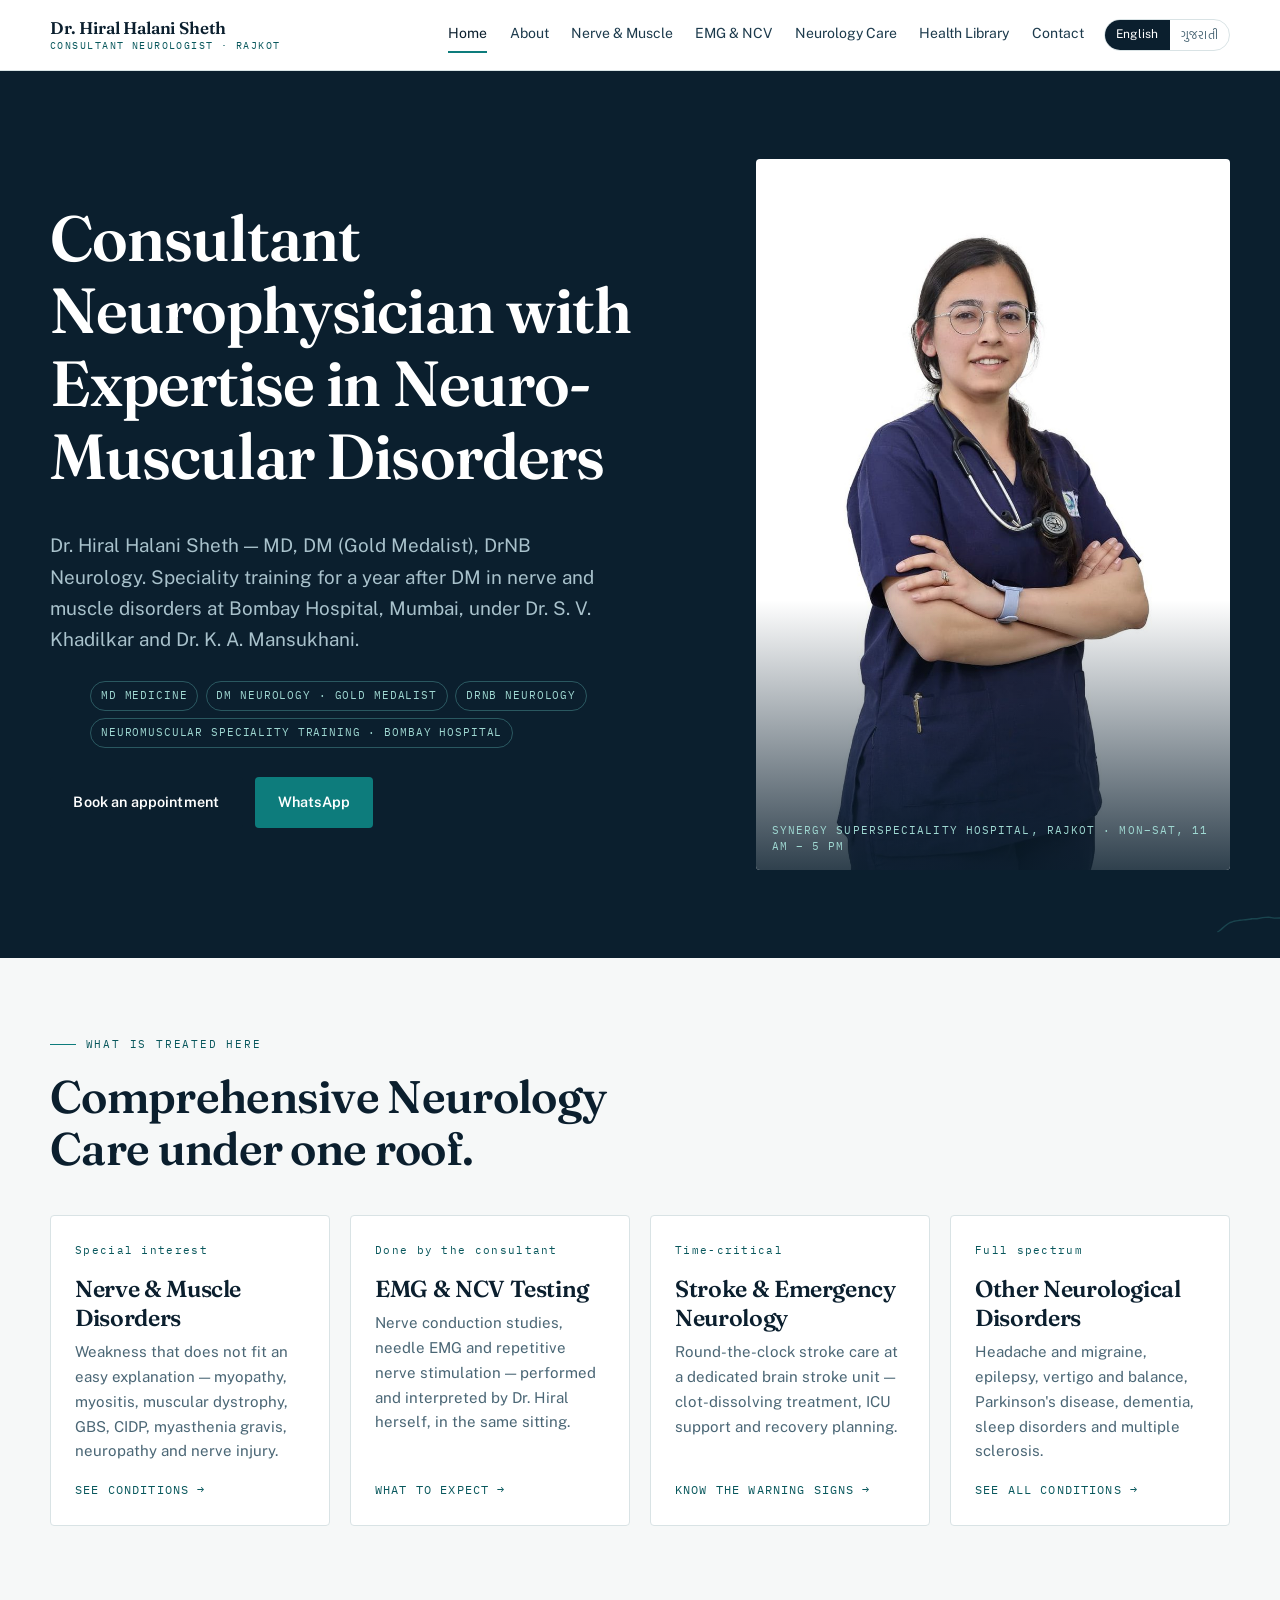
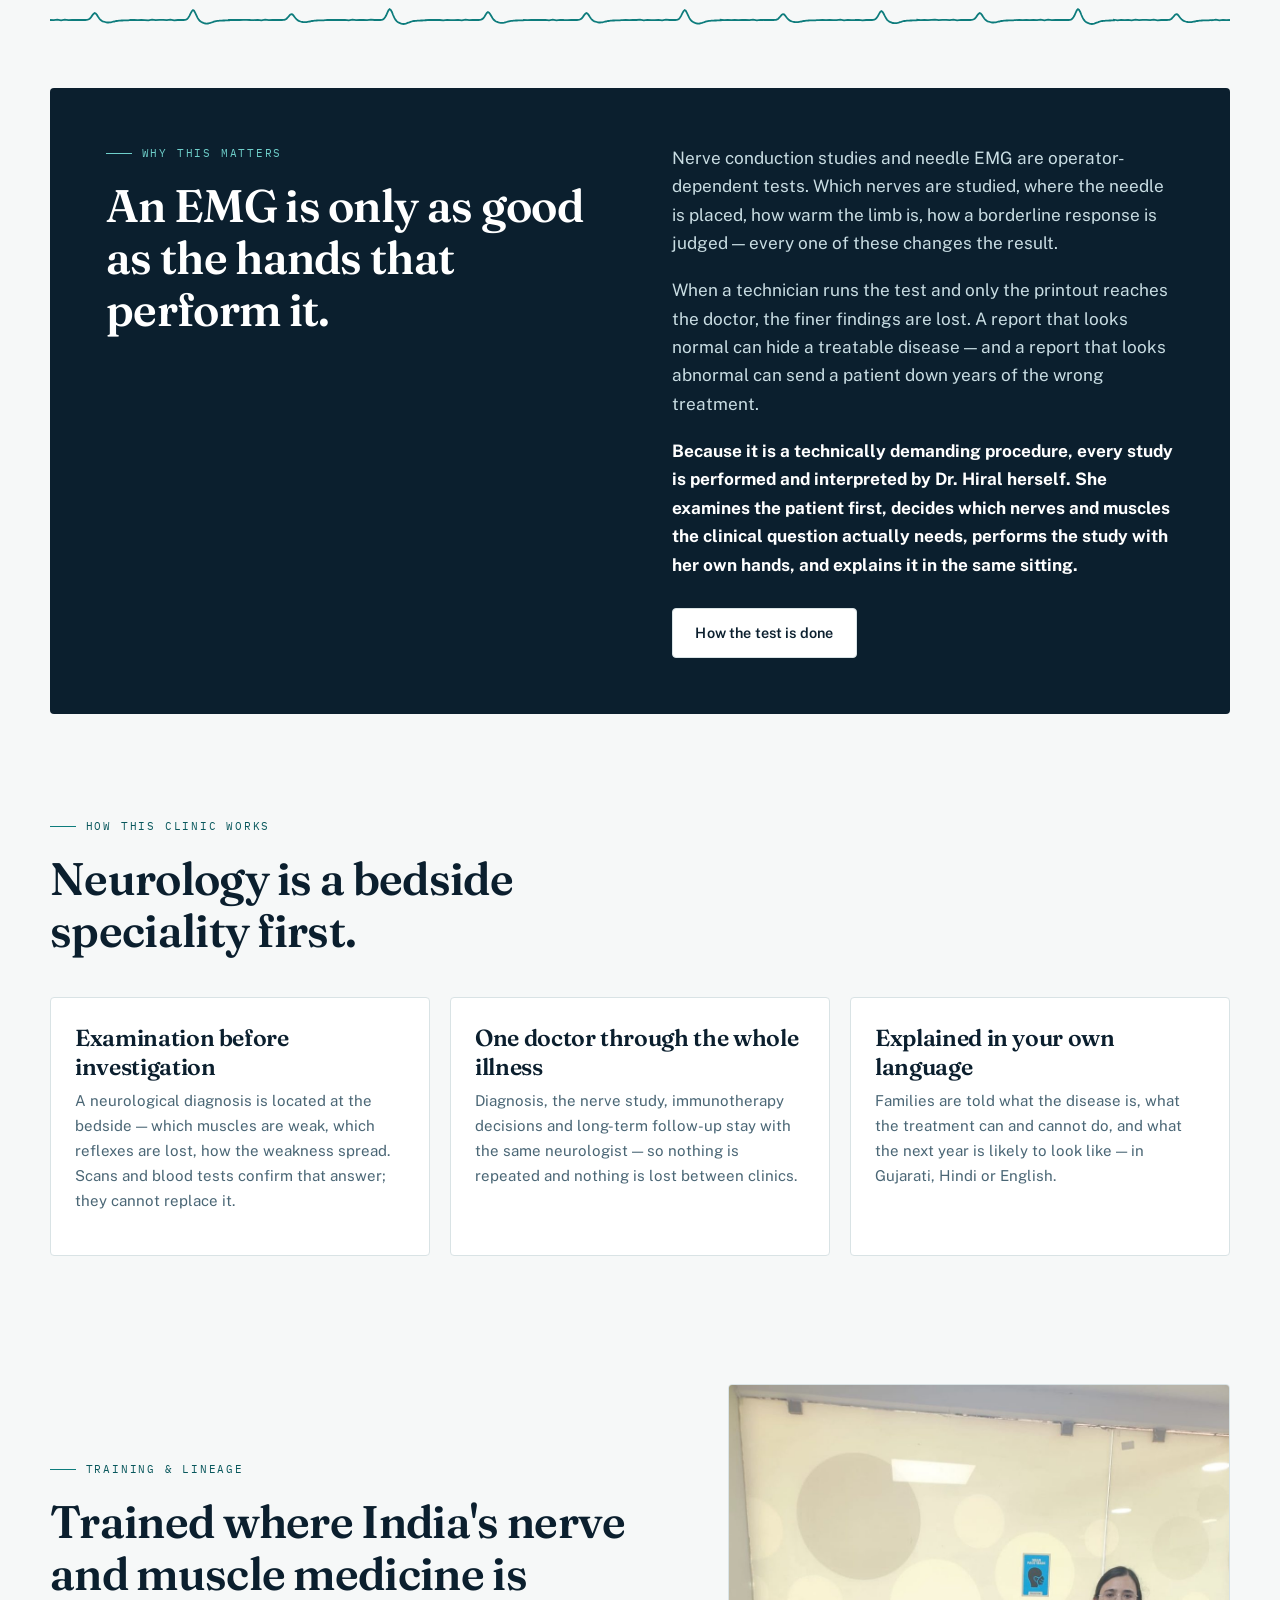
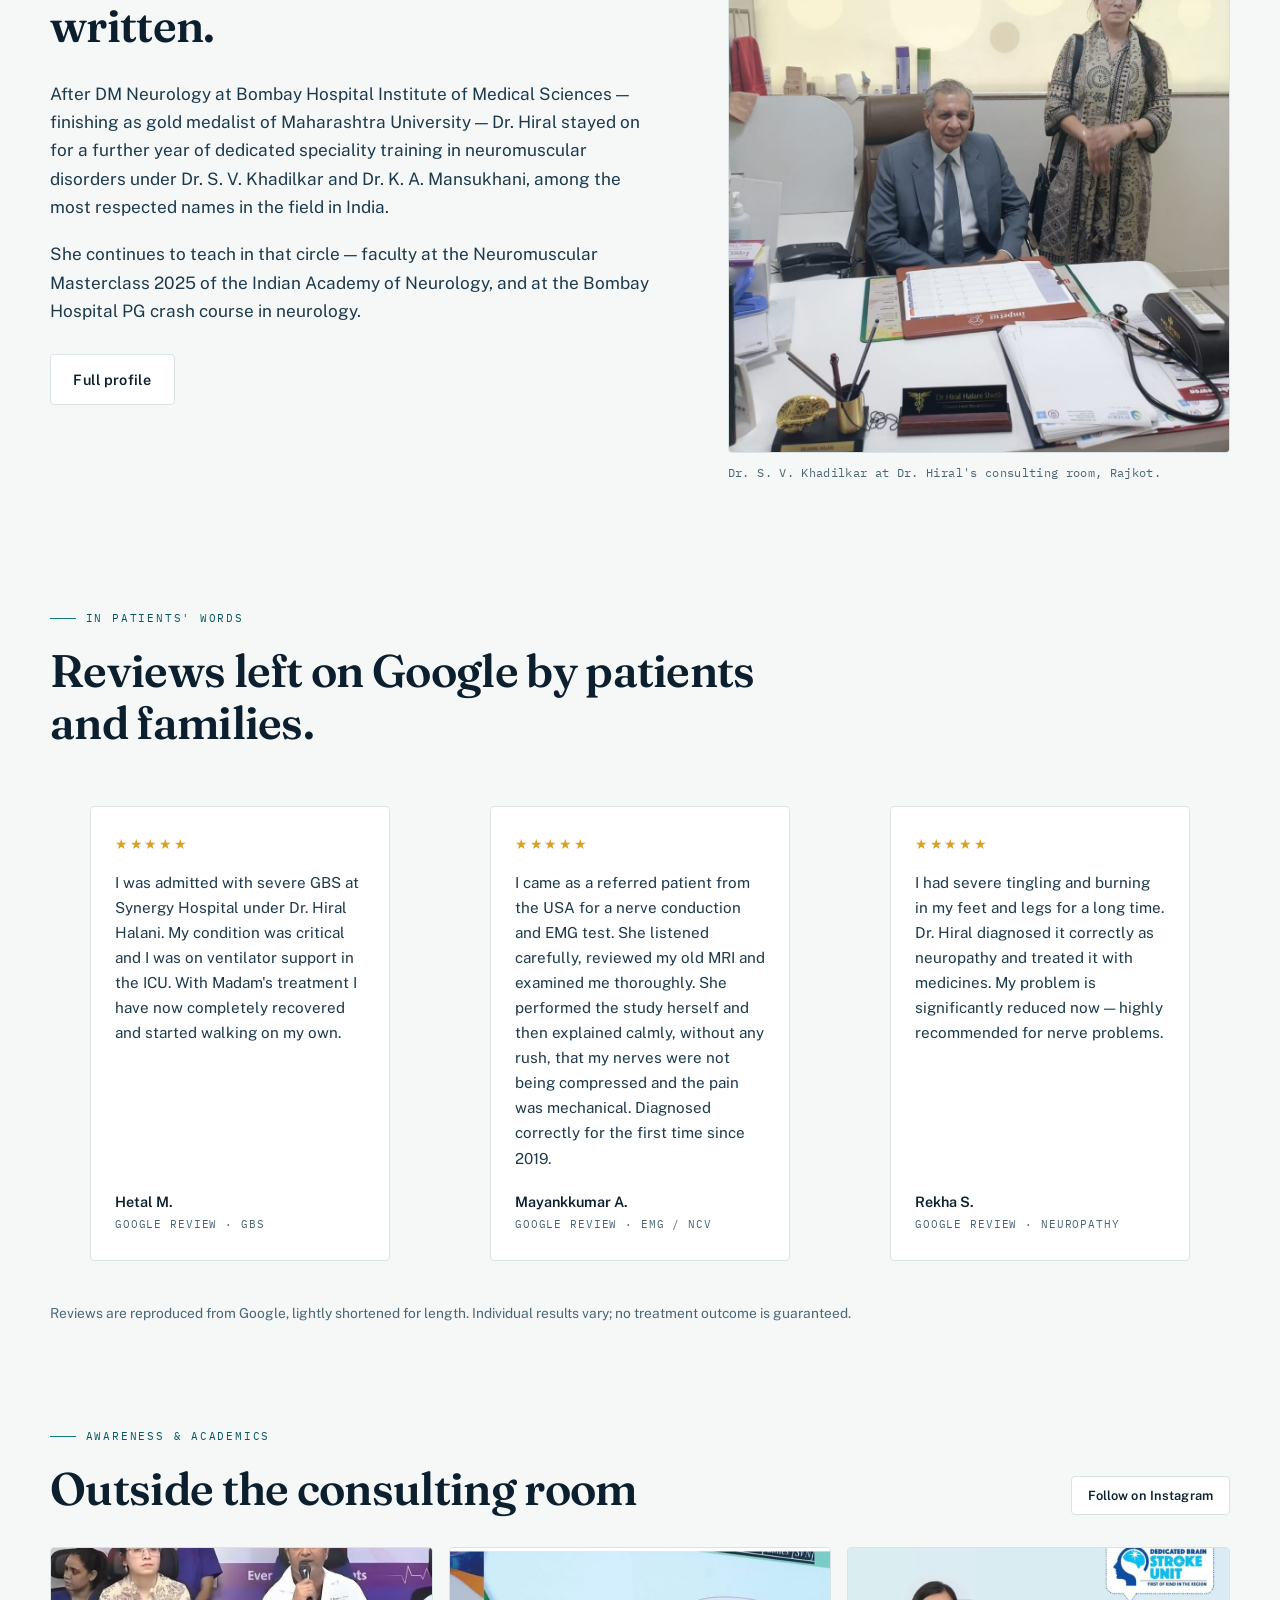
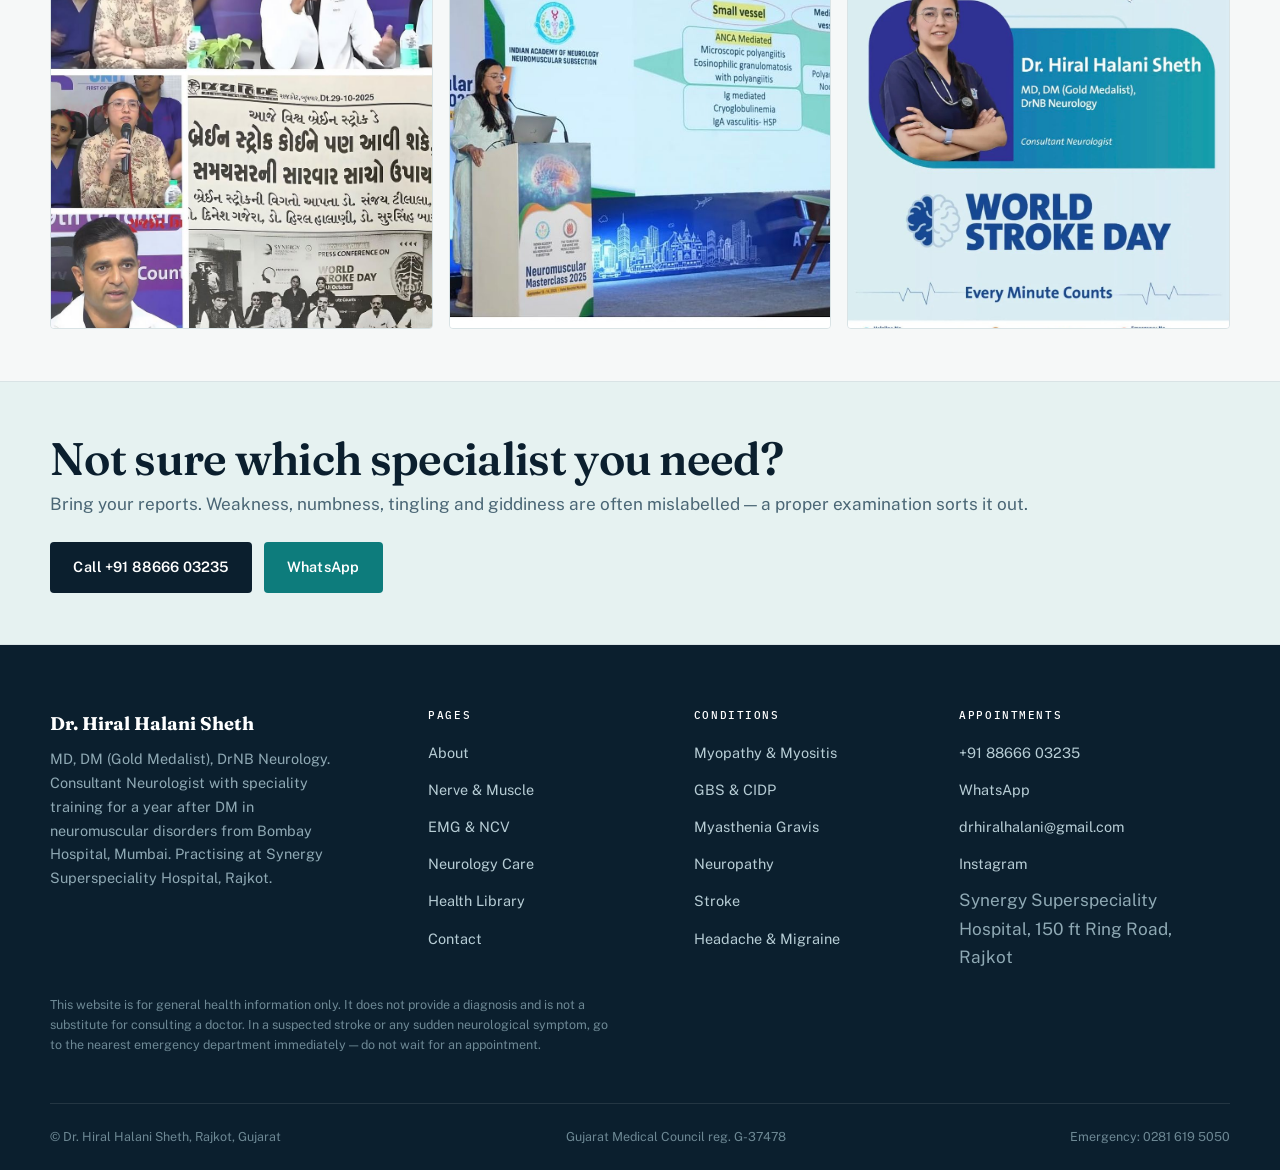
<file: index.html>
<!DOCTYPE html>
<html lang="en">
<head>
<meta charset="utf-8">
<meta name="viewport" content="width=device-width, initial-scale=1">
<title>Neurologist & Neurophysician in Rajkot | Neuromuscular Disorder Specialist — Dr. Hiral Halani Sheth</title>
<meta name="description" content="Dr. Hiral Halani Sheth, MD, DM (Gold Medalist), DrNB — consultant neurophysician and neurologist in Rajkot with speciality training for a year after DM in neuromuscular disorders from Bombay Hospital, Mumbai. EMG and NCV performed personally. Myasthenia gravis, GBS, CIDP, neuropathy, myopathy, muscular dystrophy, MND, headache, vertigo and stroke care at Synergy Superspeciality Hospital.">
<meta name="keywords" content="neurophysician, neurologist, neurologist in Rajkot, neurophysician in Rajkot, neuromuscular disorders, neuromuscular disorder specialist, EMG, NCV, EMG test Rajkot, NCV test Rajkot, myasthenia gravis, GBS, Guillain-Barre syndrome, CIDP, MND, motor neuron disease, neuropathy, myopathy, muscular dystrophy, headache, migraine, vertigo, stroke, epilepsy, Parkinson's disease, dementia">
<link rel="canonical" href="https://drhiralhalani.com/index.html">
<meta property="og:title" content="Neurologist & Neurophysician in Rajkot | Neuromuscular Disorder Specialist — Dr. Hiral Halani Sheth">
<meta property="og:description" content="Dr. Hiral Halani Sheth, MD, DM (Gold Medalist), DrNB — consultant neurophysician and neurologist in Rajkot with speciality training for a year after DM in neuromuscular disorders from Bombay Hospital, Mumbai. EMG and NCV performed personally. Myasthenia gravis, GBS, CIDP, neuropathy, myopathy, muscular dystrophy, MND, headache, vertigo and stroke care at Synergy Superspeciality Hospital.">
<meta property="og:type" content="website">
<meta property="og:url" content="https://drhiralhalani.com/index.html">
<meta property="og:image" content="https://drhiralhalani.com/assets/img/dr-hiral-hero.jpg">
<meta name="theme-color" content="#0B1F2E">
<link rel="icon" href="assets/img/favicon.svg" type="image/svg+xml">
<link rel="preconnect" href="https://fonts.googleapis.com">
<link rel="preconnect" href="https://fonts.gstatic.com" crossorigin>
<link href="https://fonts.googleapis.com/css2?family=Fraunces:opsz,wght@9..144,500;9..144,600&family=Public+Sans:wght@400;500;600&family=Hind+Vadodara:wght@400;500;600&family=IBM+Plex+Mono:wght@400;500&display=swap" rel="stylesheet">
<link rel="stylesheet" href="assets/css/style.css">

<script type="application/ld+json">
{
  "@context": "https://schema.org",
  "@type": "Physician",
  "name": "Dr. Hiral Halani Sheth",
  "alternateName": "ડૉ. હિરલ હાલાણી શેઠ",
  "medicalSpecialty": "Neurology",
  "url": "https://drhiralhalani.com/",
  "image": "https://drhiralhalani.com/assets/img/dr-hiral-hero.jpg",
  "telephone": "+91-88666-03235",
  "email": "drhiralhalani@gmail.com",
  "description": "Consultant Neurologist in Rajkot with speciality training for a year after DM in neuromuscular disorders from Bombay Hospital, Mumbai. EMG and nerve conduction studies performed personally.",
  "address": {
    "@type": "PostalAddress",
    "streetAddress": "Synergy Superspeciality Hospital, 150 ft Ring Road, Opp. Gokul Mathura Apartments, Ayodhya Chowk",
    "addressLocality": "Rajkot",
    "addressRegion": "Gujarat",
    "postalCode": "360005",
    "addressCountry": "IN"
  },
  "openingHoursSpecification": [
    {
      "@type": "OpeningHoursSpecification",
      "dayOfWeek": [
        "Monday",
        "Tuesday",
        "Wednesday",
        "Thursday",
        "Friday",
        "Saturday"
      ],
      "opens": "11:00",
      "closes": "17:00"
    }
  ],
  "sameAs": [
    "https://www.instagram.com/dr.hiralhalanisheth/"
  ],
  "availableService": [
    {
      "@type": "MedicalTest",
      "name": "Nerve conduction study (NCV)"
    },
    {
      "@type": "MedicalTest",
      "name": "Needle electromyography (EMG)"
    },
    {
      "@type": "MedicalTest",
      "name": "Repetitive nerve stimulation"
    },
    {
      "@type": "MedicalTest",
      "name": "Electroencephalography (EEG)"
    }
  ]
}
</script>
</head>
<body>
<a class="skip" href="#main" style="position:absolute;left:-9999px">Skip to content</a>
<header class="site-header">
  <div class="wrap header-in">
    <a class="brand" href="index.html">
      <strong>Dr. Hiral Halani Sheth</strong>
      <span data-en="Consultant Neurologist · Rajkot" data-gu="કન્સલ્ટન્ટ ન્યુરોલોજિસ્ટ · રાજકોટ">Consultant Neurologist · Rajkot</span>
    </a>
    <nav class="nav" id="nav">
        <a href="index.html" aria-current="page" data-en="Home" data-gu="મુખ્ય પૃષ્ઠ">Home</a>
        <a href="about.html" data-en="About" data-gu="પરિચય">About</a>
        <a href="nerve-muscle.html" data-en="Nerve & Muscle" data-gu="ચેતા અને સ્નાયુ">Nerve & Muscle</a>
        <a href="emg-ncv.html" data-en="EMG & NCV" data-gu="EMG – NCV">EMG & NCV</a>
        <a href="neurology-care.html" data-en="Neurology Care" data-gu="ન્યુરોલોજી સારવાર">Neurology Care</a>
        <a href="health-library.html" data-en="Health Library" data-gu="આરોગ્ય માહિતી">Health Library</a>
        <a href="contact.html" data-en="Contact" data-gu="સંપર્ક">Contact</a>
    </nav>
    <div class="lang-switch" role="group" aria-label="Language">
      <button type="button" data-lang="en" aria-pressed="true">English</button>
      <button type="button" data-lang="gu" aria-pressed="false">ગુજરાતી</button>
    </div>
    <button class="nav-toggle" type="button" aria-label="Menu" aria-expanded="false" aria-controls="nav">
      <span></span><span></span><span></span>
    </button>
  </div>
</header>
<main id="main">
<section class="hero">
  <div class="wrap hero-grid">
    <div>
      <h1 data-en="Consultant Neurophysician with Expertise in Neuro-Muscular Disorders" data-gu="ચેતા અને સ્નાયુના રોગોના નિષ્ણાત કન્સલ્ટન્ટ ન્યુરોફિઝિશિયન">Consultant Neurophysician with Expertise in Neuro-Muscular Disorders</h1>
      <p class="hero-lede" data-en="Dr. Hiral Halani Sheth — MD, DM (Gold Medalist), DrNB Neurology. Speciality training for a year after DM in nerve and muscle disorders at Bombay Hospital, Mumbai, under Dr. S. V. Khadilkar and Dr. K. A. Mansukhani." data-gu="ડૉ. હિરલ હાલાણી શેઠ — MD, DM (ગોલ્ડ મેડલિસ્ટ), DrNB ન્યુરોલોજી. મુંબઈની બોમ્બે હોસ્પિટલમાં ડૉ. એસ. વી. ખડિલકર અને ડૉ. કે. એ. મનસુખાણી પાસે DM પછી એક વર્ષની ચેતા અને સ્નાયુના રોગોની સ્પેશ્યાલિટી તાલીમ.">Dr. Hiral Halani Sheth</p>
      <ul class="hero-creds">
        <li data-en="MD Medicine" data-gu="MD મેડિસિન">MD Medicine</li>
        <li data-en="DM Neurology · Gold Medalist" data-gu="DM ન્યુરોલોજી · ગોલ્ડ મેડલિસ્ટ">DM Neurology · Gold Medalist</li>
        <li data-en="DrNB Neurology" data-gu="DrNB ન્યુરોલોજી">DrNB Neurology</li>
        <li data-en="Neuromuscular Speciality Training · Bombay Hospital" data-gu="ન્યુરોમસ્ક્યુલર સ્પેશ્યાલિટી તાલીમ · બોમ્બે હોસ્પિટલ">Neuromuscular Speciality Training · Bombay Hospital</li>
      </ul>
      <div class="btn-row">
        <a class="btn btn-primary" href="tel:+918866603235" data-en="Book an appointment" data-gu="એપોઇન્ટમેન્ટ લો">Book an appointment</a>
        <a class="btn btn-wa" href="https://wa.me/918866603235" data-en="WhatsApp" data-gu="વૉટ્સએપ">WhatsApp</a>
      </div>
    </div>
    <figure class="hero-figure">
      <img src="assets/img/dr-hiral-hero.jpg" width="900" height="1350" alt="Dr. Hiral Halani Sheth, Consultant Neurologist, Rajkot" fetchpriority="high">
      <figcaption class="hero-tag" data-en="Synergy Superspeciality Hospital, Rajkot · Mon–Sat, 11 AM – 5 PM" data-gu="સિનર્જી સુપરસ્પેશ્યાલિટી હોસ્પિટલ, રાજકોટ · સોમ–શનિ, બપોરે 11 થી સાંજે 5">Synergy Superspeciality Hospital, Rajkot</figcaption>
    </figure>
  </div>
  <svg class="trace-bg" data-trace="hero" viewBox="0 0 1200 180" preserveAspectRatio="none" aria-hidden="true"><path d=""></path></svg>
</section>
<section>
  <div class="wrap">
    <p class="eyebrow reveal" data-en="What is treated here" data-gu="અહીં શેની સારવાર થાય છે">What is treated here</p>
    <h2 class="reveal" style="max-width:20ch" data-en="Comprehensive Neurology Care under one roof." data-gu="એક જ છત નીચે સંપૂર્ણ ન્યુરોલોજી સારવાર.">Comprehensive Neurology Care under one roof.</h2>
    <div class="grid g4 reveal" style="margin-top:2.5rem">

      <a class="card" href="nerve-muscle.html">
        <span class="num" data-en="Special interest" data-gu="વિશેષ રસનું ક્ષેત્ર">Special interest</span>
        <h3 data-en="Nerve &amp; Muscle Disorders" data-gu="ચેતા અને સ્નાયુના રોગો">Nerve &amp; Muscle Disorders</h3>
        <p data-en="Weakness that does not fit an easy explanation — myopathy, myositis, muscular dystrophy, GBS, CIDP, myasthenia gravis, neuropathy and nerve injury." data-gu="એવી નબળાઈ જેનું સહેલું કારણ ન મળે — માયોપથી, માયોસાઇટિસ, મસ્ક્યુલર ડિસ્ટ્રોફી, GBS, CIDP, માયસ્થેનિયા ગ્રેવિસ, ન્યુરોપથી અને ચેતાની ઈજા.">Weakness that does not fit an easy explanation.</p>
        <span class="go" data-en="See conditions →" data-gu="રોગો જુઓ →">See conditions →</span>
      </a>

      <a class="card" href="emg-ncv.html">
        <span class="num" data-en="Done by the consultant" data-gu="ડૉક્ટર પોતે કરે છે">Done by the consultant</span>
        <h3 data-en="EMG &amp; NCV Testing" data-gu="EMG અને NCV તપાસ">EMG &amp; NCV Testing</h3>
        <p data-en="Nerve conduction studies, needle EMG and repetitive nerve stimulation — performed and interpreted by Dr. Hiral herself, in the same sitting." data-gu="નર્વ કન્ડક્શન સ્ટડી, નીડલ EMG અને રિપિટિટિવ નર્વ સ્ટિમ્યુલેશન — ડૉ. હિરલ પોતે કરે છે અને એ જ બેઠકમાં તેનું અર્થઘટન કરે છે.">Nerve conduction studies and needle EMG.</p>
        <span class="go" data-en="What to expect →" data-gu="તપાસ કેવી રીતે થાય →">What to expect →</span>
      </a>

      <a class="card" href="neurology-care.html#stroke">
        <span class="num" data-en="Time-critical" data-gu="સમય જ સારવાર છે">Time-critical</span>
        <h3 data-en="Stroke &amp; Emergency Neurology" data-gu="લકવો અને ઇમરજન્સી ન્યુરોલોજી">Stroke &amp; Emergency Neurology</h3>
        <p data-en="Round-the-clock stroke care at a dedicated brain stroke unit — clot-dissolving treatment, ICU support and recovery planning." data-gu="ડેડિકેટેડ બ્રેઇન સ્ટ્રોક યુનિટમાં ચોવીસ કલાક લકવાની સારવાર — લોહીનો ગઠ્ઠો ઓગાળતી સારવાર, ICU અને રિકવરી પ્લાન.">Round-the-clock stroke care.</p>
        <span class="go" data-en="Know the warning signs →" data-gu="ચેતવણીના ચિહ્નો જાણો →">Know the warning signs →</span>
      </a>

      <a class="card" href="neurology-care.html">
        <span class="num" data-en="Full spectrum" data-gu="સંપૂર્ણ સારવાર">Full spectrum</span>
        <h3 data-en="Other Neurological Disorders" data-gu="અન્ય ન્યુરોલોજીકલ રોગો">Other Neurological Disorders</h3>
        <p data-en="Headache and migraine, epilepsy, vertigo and balance, Parkinson's disease, dementia, sleep disorders and multiple sclerosis." data-gu="માથાનો દુખાવો અને આધાશીશી, વાઈ, ચક્કર, પાર્કિન્સન્સ, ભૂલવાની બીમારી, ઊંઘના રોગો અને મલ્ટિપલ સ્ક્લેરોસિસ.">Headache, epilepsy, vertigo, Parkinson's and dementia.</p>
        <span class="go" data-en="See all conditions →" data-gu="બધા રોગો જુઓ →">See all conditions →</span>
      </a>

    </div>
  </div>
</section>
<div class="wrap"><svg class="trace-rule" data-trace="rule" viewBox="0 0 1200 34" preserveAspectRatio="none" aria-hidden="true"><path class="live" d=""></path></svg></div><section class="sec-tight">
  <div class="wrap">
    <div class="statement reveal">
      <div class="split" style="align-items:start">
        <div>
          <p class="eyebrow" data-en="Why this matters" data-gu="આ શા માટે મહત્વનું છે">Why this matters</p>
          <h2 data-en="An EMG is only as good as the hands that perform it." data-gu="EMG તપાસ એટલી જ સાચી, જેટલા હાથ કુશળ.">An EMG is only as good as the hands that perform it.</h2>
        </div>
        <div>
          <p data-en="Nerve conduction studies and needle EMG are operator-dependent tests. Which nerves are studied, where the needle is placed, how warm the limb is, how a borderline response is judged — every one of these changes the result." data-gu="નર્વ કન્ડક્શન સ્ટડી અને નીડલ EMG એવી તપાસ છે જેનું પરિણામ તપાસ કરનાર પર આધાર રાખે છે. કઈ ચેતાની તપાસ કરવી, સોય ક્યાં મૂકવી, હાથ-પગનું તાપમાન કેટલું છે, અને શંકાસ્પદ પરિણામનું અર્થઘટન કેમ કરવું — આ દરેક બાબત જવાબ બદલી નાખે છે.">Nerve conduction studies and needle EMG are operator-dependent tests.</p>
          <p data-en="When a technician runs the test and only the printout reaches the doctor, the finer findings are lost. A report that looks normal can hide a treatable disease — and a report that looks abnormal can send a patient down years of the wrong treatment." data-gu="જ્યારે તપાસ ટેકનિશિયન કરે અને ડૉક્ટર સુધી ફક્ત પ્રિન્ટઆઉટ પહોંચે, ત્યારે ઝીણી પણ મહત્વની બાબતો છૂટી જાય છે. નોર્મલ દેખાતો રિપોર્ટ મટી શકે તેવા રોગને છુપાવી શકે — અને ખોટો રિપોર્ટ દર્દીને વર્ષો સુધી ખોટી સારવારમાં દોરી શકે.">When a technician runs the test and only the printout reaches the doctor, the finer findings are lost.</p>
          <p><strong data-en="Because it is a technically demanding procedure, every study is performed and interpreted by Dr. Hiral herself. She examines the patient first, decides which nerves and muscles the clinical question actually needs, performs the study with her own hands, and explains it in the same sitting." data-gu="આ તકનીકી રીતે ખૂબ કૌશલ્ય માંગતી તપાસ હોવાથી, દરેક તપાસ ડૉ. હિરલ પોતે કરે છે અને પોતે જ તેનું અર્થઘટન કરે છે. તેઓ પહેલાં દર્દીની તપાસ કરે છે, પછી નક્કી કરે છે કે કઈ ચેતા અને કયા સ્નાયુની તપાસ જરૂરી છે, પોતાના હાથે તપાસ કરે છે અને એ જ બેઠકમાં સમજાવે છે.">Dr. Hiral examines the patient first, performs the study herself, and explains it in the same sitting.</strong></p>
          <div class="btn-row">
            <a class="btn btn-ghost" href="emg-ncv.html" data-en="How the test is done" data-gu="તપાસ કેવી રીતે થાય છે">How the test is done</a>
          </div>
        </div>
      </div>
    </div>
  </div>
</section>
<section class="sec-tight">
  <div class="wrap">
    <p class="eyebrow reveal" data-en="How this clinic works" data-gu="અહીંની કાર્યપદ્ધતિ">How this clinic works</p>
    <h2 class="reveal" style="max-width:22ch" data-en="Neurology is a bedside speciality first." data-gu="ન્યુરોલોજી પહેલાં દર્દી પાસે બેસીને થતી તપાસ છે.">Neurology is a bedside speciality first.</h2>
    <div class="grid g3 reveal" style="margin-top:2.5rem">
      <div class="card">
        <h3 data-en="Examination before investigation" data-gu="તપાસ પહેલાં, રિપોર્ટ પછી">Examination before investigation</h3>
        <p data-en="A neurological diagnosis is located at the bedside — which muscles are weak, which reflexes are lost, how the weakness spread. Scans and blood tests confirm that answer; they cannot replace it." data-gu="ન્યુરોલોજીનું નિદાન દર્દીની શારીરિક તપાસમાંથી મળે છે — કયા સ્નાયુ નબળા છે, કઈ રિફ્લેક્સ ગઈ છે, નબળાઈ કઈ રીતે ફેલાઈ. રિપોર્ટ એ નિદાનને પુષ્ટિ આપે છે, તેની જગ્યા લેતા નથી.">A neurological diagnosis is located at the bedside.</p>
      </div>
      <div class="card">
        <h3 data-en="One doctor through the whole illness" data-gu="આખી બીમારીમાં એક જ ડૉક્ટર">One doctor through the whole illness</h3>
        <p data-en="Diagnosis, the nerve study, immunotherapy decisions and long-term follow-up stay with the same neurologist — so nothing is repeated and nothing is lost between clinics." data-gu="નિદાન, ચેતાની તપાસ, ઇમ્યુનોથેરાપીના નિર્ણય અને લાંબા ગાળાનું ફોલોઅપ — બધું એક જ ન્યુરોલોજિસ્ટ પાસે રહે છે, જેથી કંઈ બે વાર ન થાય અને કંઈ છૂટી ન જાય.">Diagnosis, testing, treatment and follow-up stay with the same neurologist.</p>
      </div>
      <div class="card">
        <h3 data-en="Explained in your own language" data-gu="તમારી ભાષામાં સમજાવેલું">Explained in your own language</h3>
        <p data-en="Families are told what the disease is, what the treatment can and cannot do, and what the next year is likely to look like — in Gujarati, Hindi or English." data-gu="રોગ શું છે, સારવારથી શું થશે અને શું નહીં થાય, અને આવતા વર્ષમાં શું અપેક્ષા રાખવી — આ બધું પરિવારને ગુજરાતી, હિન્દી કે અંગ્રેજીમાં સમજાવવામાં આવે છે.">Families are told what the disease is and what to expect.</p>
      </div>
    </div>
  </div>
</section>
<section>
  <div class="wrap split narrow-img reveal">
    <div>
      <p class="eyebrow" data-en="Training &amp; lineage" data-gu="તાલીમ અને ગુરુપરંપરા">Training &amp; lineage</p>
      <h2 data-en="Trained where India's nerve and muscle medicine is written." data-gu="ભારતમાં ચેતા અને સ્નાયુની દવા જ્યાં ઘડાય છે, ત્યાં તાલીમ.">Trained where India's nerve and muscle medicine is written.</h2>
      <p data-en="After DM Neurology at Bombay Hospital Institute of Medical Sciences — finishing as gold medalist of Maharashtra University — Dr. Hiral stayed on for a further year of dedicated speciality training in neuromuscular disorders under Dr. S. V. Khadilkar and Dr. K. A. Mansukhani, among the most respected names in the field in India." data-gu="બોમ્બે હોસ્પિટલ ઇન્સ્ટિટ્યૂટ ઓફ મેડિકલ સાયન્સિસમાં DM ન્યુરોલોજી પૂર્ણ કરી — મહારાષ્ટ્ર યુનિવર્સિટીના ગોલ્ડ મેડલિસ્ટ તરીકે — ડૉ. હિરલે ત્યાં જ વધુ એક વર્ષ ચેતા અને સ્નાયુના રોગોની સ્પેશ્યાલિટી તાલીમ લીધી, ડૉ. એસ. વી. ખડિલકર અને ડૉ. કે. એ. મનસુખાણી પાસે, જેઓ ભારતમાં આ ક્ષેત્રના સૌથી આદરણીય નામોમાં ગણાય છે.">After DM Neurology at Bombay Hospital, Dr. Hiral completed a further year of speciality training in neuromuscular disorders.</p>
      <p data-en="She continues to teach in that circle — faculty at the Neuromuscular Masterclass 2025 of the Indian Academy of Neurology, and at the Bombay Hospital PG crash course in neurology." data-gu="તેઓ આજે પણ એ જ વર્તુળમાં શીખવે છે — ઇન્ડિયન એકેડમી ઓફ ન્યુરોલોજીના ન્યુરોમસ્ક્યુલર માસ્ટરક્લાસ 2025માં અને બોમ્બે હોસ્પિટલના PG ક્રેશ કોર્સમાં ફેકલ્ટી તરીકે.">She continues to teach in that circle.</p>
      <div class="btn-row">
        <a class="btn btn-ghost" href="about.html" data-en="Full profile" data-gu="સંપૂર્ણ પરિચય">Full profile</a>
      </div>
    </div>
    <figure>
      <img src="assets/img/mentor-chamber.jpg" width="1100" height="1466" alt="Dr. S. V. Khadilkar visiting Dr. Hiral Halani Sheth's consulting room in Rajkot" loading="lazy">
      <figcaption data-en="Dr. S. V. Khadilkar at Dr. Hiral's consulting room, Rajkot." data-gu="ડૉ. એસ. વી. ખડિલકર, ડૉ. હિરલના રાજકોટ ખાતેના ચેમ્બરમાં.">Dr. S. V. Khadilkar at Dr. Hiral's consulting room, Rajkot.</figcaption>
    </figure>
  </div>
</section>
<section class="sec-tight">
  <div class="wrap">
    <p class="eyebrow reveal" data-en="In patients' words" data-gu="દર્દીઓના શબ્દોમાં">In patients' words</p>
    <h2 class="reveal" style="max-width:24ch" data-en="Reviews left on Google by patients and families." data-gu="દર્દીઓ અને પરિવારજનોએ ગૂગલ પર લખેલા અભિપ્રાય.">Reviews left on Google by patients and families.</h2>
    <div class="quotes reveal" style="margin-top:2.5rem">

      <blockquote class="quote">
        <div class="stars" aria-hidden="true">★★★★★</div>
        <p data-en="I was admitted with severe GBS at Synergy Hospital under Dr. Hiral Halani. My condition was critical and I was on ventilator support in the ICU. With Madam's treatment I have now completely recovered and started walking on my own." data-gu="ગંભીર GBS સાથે મને સિનર્જી હોસ્પિટલમાં ડૉ. હિરલ હાલાણી હેઠળ દાખલ કરવામાં આવ્યો. હાલત ખૂબ ગંભીર હતી, ICUમાં વેન્ટિલેટર પર હતો. મેડમની સારવારથી હું સંપૂર્ણ સાજો થયો અને જાતે ચાલવા લાગ્યો.">Review</p>
        <footer>
          <cite>Hetal M.</cite>
          <span class="src" data-en="Google review · GBS" data-gu="ગૂગલ રિવ્યુ · GBS">Google review</span>
        </footer>
      </blockquote>

      <blockquote class="quote">
        <div class="stars" aria-hidden="true">★★★★★</div>
        <p data-en="I came as a referred patient from the USA for a nerve conduction and EMG test. She listened carefully, reviewed my old MRI and examined me thoroughly. She performed the study herself and then explained calmly, without any rush, that my nerves were not being compressed and the pain was mechanical. Diagnosed correctly for the first time since 2019." data-gu="હું અમેરિકાથી રેફર થઈને નર્વ કન્ડક્શન અને EMG તપાસ માટે આવ્યો. તેમણે ધીરજથી બધું સાંભળ્યું, જૂનો MRI જોયો અને પૂરેપૂરી તપાસ કરી. તપાસ પોતે કરી અને પછી શાંતિથી, ઉતાવળ વગર સમજાવ્યું કે મારી ચેતા દબાયેલી નથી અને દુખાવો સ્નાયુ-હાડકાંનો છે. 2019 પછી પહેલી વાર સાચું નિદાન થયું.">Review</p>
        <footer>
          <cite>Mayankkumar A.</cite>
          <span class="src" data-en="Google review · EMG / NCV" data-gu="ગૂગલ રિવ્યુ · EMG / NCV">Google review</span>
        </footer>
      </blockquote>

      <blockquote class="quote">
        <div class="stars" aria-hidden="true">★★★★★</div>
        <p data-en="I had severe tingling and burning in my feet and legs for a long time. Dr. Hiral diagnosed it correctly as neuropathy and treated it with medicines. My problem is significantly reduced now — highly recommended for nerve problems." data-gu="લાંબા સમયથી પગમાં ખૂબ ઝણઝણાટી અને બળતરા થતી હતી. ડૉ. હિરલે તેનું સાચું નિદાન ન્યુરોપથી તરીકે કર્યું અને દવાથી સારવાર કરી. હવે તકલીફ ઘણી ઓછી થઈ ગઈ છે — ચેતાની તકલીફ માટે ખાસ ભલામણ.">Review</p>
        <footer>
          <cite>Rekha S.</cite>
          <span class="src" data-en="Google review · Neuropathy" data-gu="ગૂગલ રિવ્યુ · ન્યુરોપથી">Google review</span>
        </footer>
      </blockquote>

    </div>
    <p class="muted reveal" style="margin-top:1.5rem;font-size:.86rem" data-en="Reviews are reproduced from Google, lightly shortened for length. Individual results vary; no treatment outcome is guaranteed." data-gu="આ અભિપ્રાય ગૂગલ પરથી લેવાયા છે, લંબાઈ માટે થોડા ટૂંકાવ્યા છે. દરેક દર્દીનું પરિણામ અલગ હોઈ શકે; સારવારના પરિણામની ખાતરી આપી શકાય નહીં.">Reviews are reproduced from Google.</p>
  </div>
</section>
<section class="sec-tight">
  <div class="wrap">
    <div style="display:flex;flex-wrap:wrap;gap:1rem;align-items:end;justify-content:space-between;margin-bottom:2rem">
      <div>
        <p class="eyebrow" data-en="Awareness &amp; academics" data-gu="જનજાગૃતિ અને શિક્ષણ">Awareness &amp; academics</p>
        <h2 style="margin-bottom:0" data-en="Outside the consulting room" data-gu="ચેમ્બરની બહાર">Outside the consulting room</h2>
      </div>
      <a class="btn btn-ghost btn-sm" href="https://www.instagram.com/dr.hiralhalanisheth/?hl=en" target="_blank" rel="noopener" data-en="Follow on Instagram" data-gu="ઇન્સ્ટાગ્રામ પર જુઓ">Follow on Instagram</a>
    </div>
    <div class="ig-tiles reveal">
      <a class="ig-tile" href="https://www.instagram.com/dr.hiralhalanisheth/?hl=en" target="_blank" rel="noopener"><img src="assets/img/stroke-unit.jpg" alt="World Stroke Day awareness — Dedicated Brain Stroke Unit, Synergy Superspeciality Hospital, Rajkot" loading="lazy"></a>
      <a class="ig-tile" href="https://www.instagram.com/dr.hiralhalanisheth/?hl=en" target="_blank" rel="noopener"><img src="assets/img/masterclass-faculty.jpg" alt="Dr. Hiral Halani Sheth speaking at the Neuromuscular Masterclass 2025" loading="lazy"></a>
      <a class="ig-tile" href="https://www.instagram.com/dr.hiralhalanisheth/?hl=en" target="_blank" rel="noopener"><img src="assets/img/world-stroke-day.jpg" alt="World Stroke Day press conference coverage, Rajkot" loading="lazy"></a>
    </div>
  </div>
</section>
<section class="cta-band sec-tight">
  <div class="wrap">
    <div>
      <h2 data-en="Not sure which specialist you need?" data-gu="કયા નિષ્ણાત પાસે જવું તે નક્કી નથી થતું?">Not sure which specialist you need?</h2>
      <p class="muted" data-en="Bring your reports. Weakness, numbness, tingling and giddiness are often mislabelled — a proper examination sorts it out." data-gu="તમારા રિપોર્ટ સાથે આવો. નબળાઈ, ખાલી ચડવી, ઝણઝણાટી અને ચક્કર — આ ફરિયાદો ઘણીવાર ખોટા નિદાન સાથે વર્ષો ચાલે છે. યોગ્ય તપાસથી સાચું કારણ મળે છે.">Not sure which specialist you need?</p>
    </div>
    <div class="btn-row" style="margin-top:0">
      <a class="btn btn-primary" href="tel:+918866603235" data-en="Call +91 88666 03235" data-gu="કૉલ કરો +91 88666 03235">Call +91 88666 03235</a>
      <a class="btn btn-wa" href="https://wa.me/918866603235" data-en="WhatsApp" data-gu="વૉટ્સએપ">WhatsApp</a>
    </div>
  </div>
</section>
</main>
<footer class="site-footer">
  <div class="wrap">
    <div class="footer-grid">
      <div class="footer-brand">
        <strong>Dr. Hiral Halani Sheth</strong>
        <p data-en="MD, DM (Gold Medalist), DrNB Neurology. Consultant Neurologist with speciality training for a year after DM in neuromuscular disorders from Bombay Hospital, Mumbai. Practising at Synergy Superspeciality Hospital, Rajkot." data-gu="MD, DM (ગોલ્ડ મેડલિસ્ટ), DrNB ન્યુરોલોજી. મુંબઈની બોમ્બે હોસ્પિટલમાંથી DM પછી એક વર્ષની ચેતા અને સ્નાયુના રોગોની સ્પેશ્યાલિટી તાલીમ. સિનર્જી સુપરસ્પેશ્યાલિટી હોસ્પિટલ, રાજકોટ ખાતે સેવારત.">MD, DM (Gold Medalist), DrNB Neurology.</p>
      </div>
      <div>
        <h4 data-en="Pages" data-gu="પાનાં">Pages</h4>
        <ul><li><a href="about.html" data-en="About" data-gu="પરિચય">About</a></li><li><a href="nerve-muscle.html" data-en="Nerve & Muscle" data-gu="ચેતા અને સ્નાયુ">Nerve & Muscle</a></li><li><a href="emg-ncv.html" data-en="EMG & NCV" data-gu="EMG – NCV">EMG & NCV</a></li><li><a href="neurology-care.html" data-en="Neurology Care" data-gu="ન્યુરોલોજી સારવાર">Neurology Care</a></li><li><a href="health-library.html" data-en="Health Library" data-gu="આરોગ્ય માહિતી">Health Library</a></li><li><a href="contact.html" data-en="Contact" data-gu="સંપર્ક">Contact</a></li></ul>
      </div>
      <div>
        <h4 data-en="Conditions" data-gu="રોગો">Conditions</h4>
        <ul>
          <li><a href="nerve-muscle.html#myopathy" data-en="Myopathy &amp; Myositis" data-gu="માયોપથી અને માયોસાઇટિસ">Myopathy &amp; Myositis</a></li>
          <li><a href="nerve-muscle.html#gbs" data-en="GBS &amp; CIDP" data-gu="GBS અને CIDP">GBS &amp; CIDP</a></li>
          <li><a href="nerve-muscle.html#mg" data-en="Myasthenia Gravis" data-gu="માયસ્થેનિયા ગ્રેવિસ">Myasthenia Gravis</a></li>
          <li><a href="nerve-muscle.html#neuropathy" data-en="Neuropathy" data-gu="ન્યુરોપથી">Neuropathy</a></li>
          <li><a href="neurology-care.html#stroke" data-en="Stroke" data-gu="લકવો">Stroke</a></li>
          <li><a href="neurology-care.html#headache" data-en="Headache &amp; Migraine" data-gu="માથાનો દુખાવો">Headache &amp; Migraine</a></li>
        </ul>
      </div>
      <div>
        <h4 data-en="Appointments" data-gu="એપોઇન્ટમેન્ટ">Appointments</h4>
        <ul>
          <li><a href="tel:+918866603235">+91 88666 03235</a></li>
          <li><a href="https://wa.me/918866603235" data-en="WhatsApp" data-gu="વૉટ્સએપ">WhatsApp</a></li>
          <li><a href="mailto:drhiralhalani@gmail.com">drhiralhalani@gmail.com</a></li>
          <li><a href="https://www.instagram.com/dr.hiralhalanisheth/?hl=en" target="_blank" rel="noopener">Instagram</a></li>
          <li data-en="Synergy Superspeciality Hospital, 150 ft Ring Road, Rajkot" data-gu="સિનર્જી સુપરસ્પેશ્યાલિટી હોસ્પિટલ, 150 ફૂટ રીંગ રોડ, રાજકોટ">Synergy Superspeciality Hospital, 150 ft Ring Road, Rajkot</li>
        </ul>
      </div>
    </div>
    <p class="disclaimer" data-en="This website is for general health information only. It does not provide a diagnosis and is not a substitute for consulting a doctor. In a suspected stroke or any sudden neurological symptom, go to the nearest emergency department immediately — do not wait for an appointment." data-gu="આ વેબસાઇટ પરની માહિતી ફક્ત સામાન્ય જાણકારી માટે છે. તે નિદાન નથી અને ડૉક્ટરની સલાહનો વિકલ્પ નથી. લકવાની શંકા હોય કે અચાનક કોઈ ન્યુરોલોજિકલ તકલીફ થાય, તો એપોઇન્ટમેન્ટની રાહ જોયા વગર તાત્કાલિક નજીકના ઇમરજન્સી વિભાગમાં પહોંચો.">Disclaimer</p>
    <div class="footer-bottom">
      <span data-en="© Dr. Hiral Halani Sheth, Rajkot, Gujarat" data-gu="© ડૉ. હિરલ હાલાણી શેઠ, રાજકોટ, ગુજરાત">© Dr. Hiral Halani Sheth, Rajkot, Gujarat</span>
      <span data-en="Gujarat Medical Council reg. G-37478" data-gu="ગુજરાત મેડિકલ કાઉન્સિલ નોંધણી G-37478">Gujarat Medical Council reg. G-37478</span>
      <span data-en="Emergency: 0281 619 5050" data-gu="ઇમરજન્સી: 0281 619 5050">Emergency: 0281 619 5050</span>
    </div>
  </div>
</footer>
<script defer src="assets/js/birthday.js"></script>
<script src="assets/js/site.js"></script>
</body>
</html>
</file>
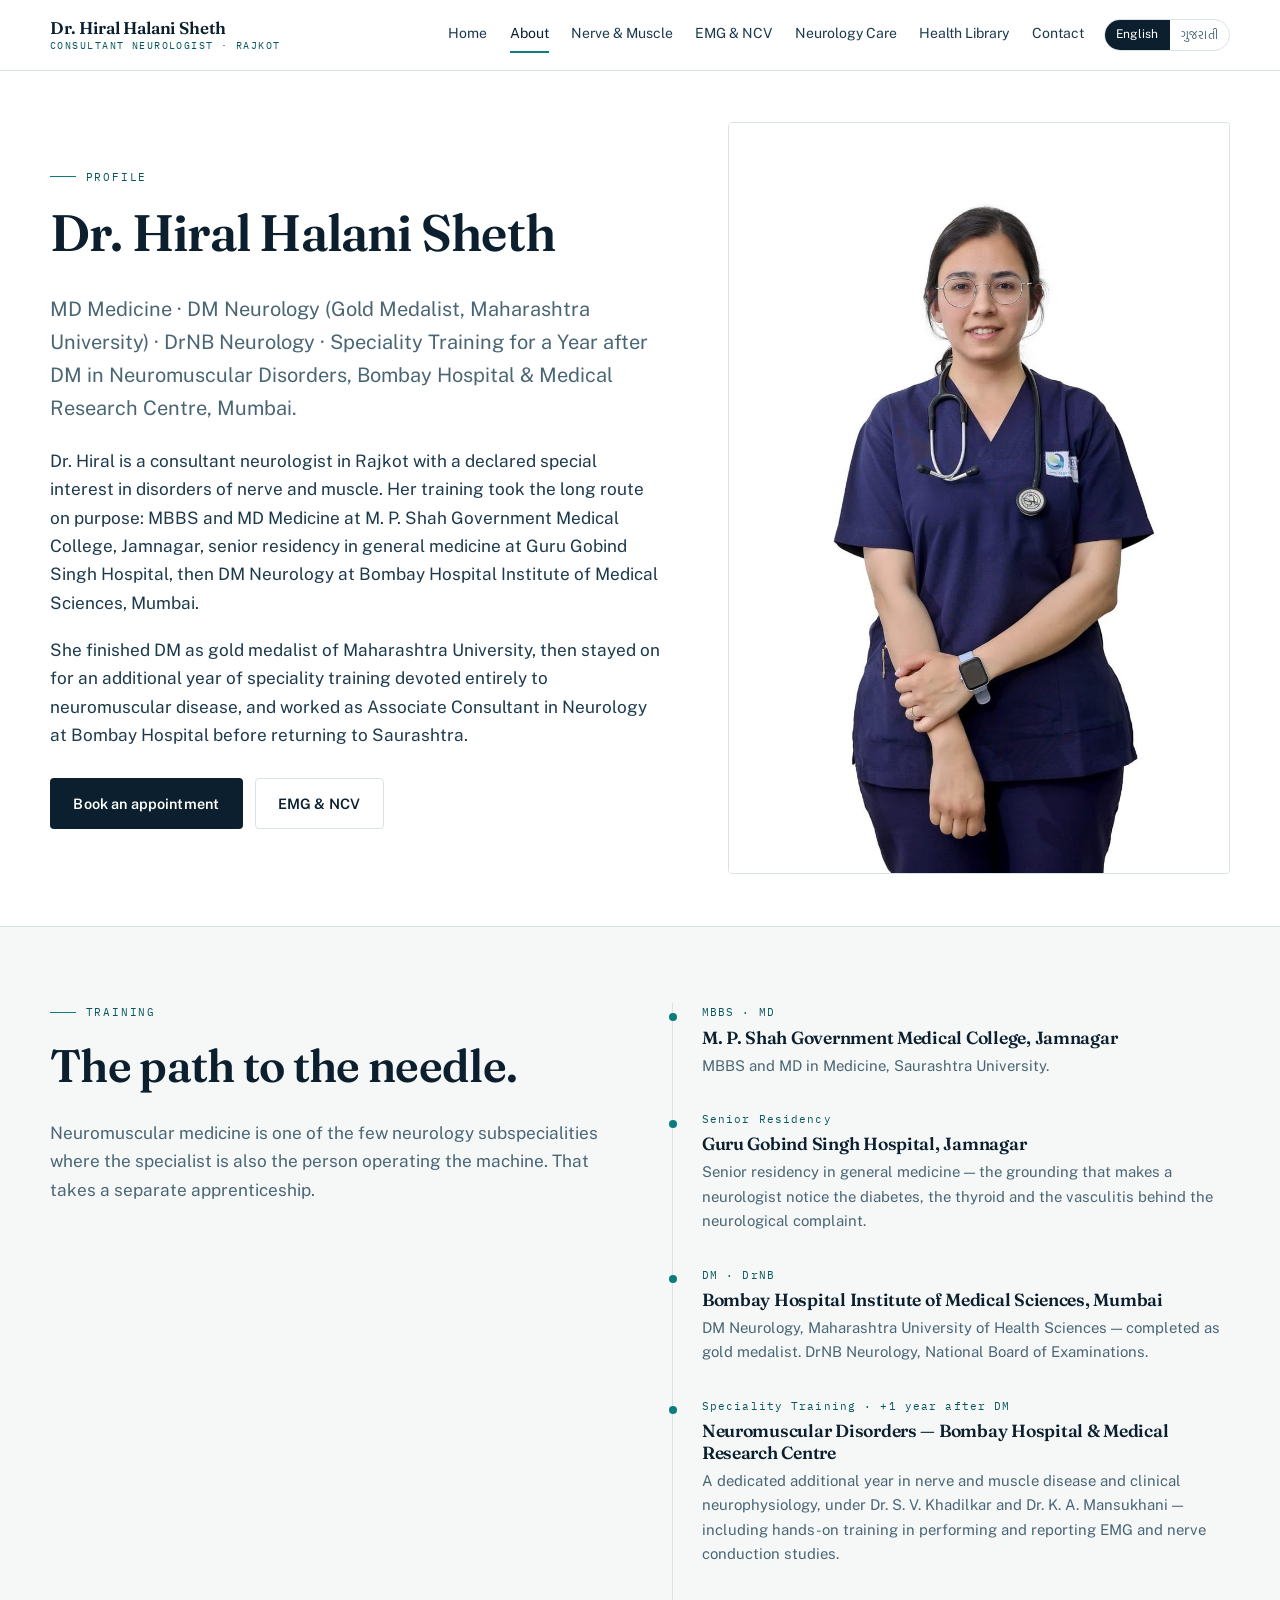
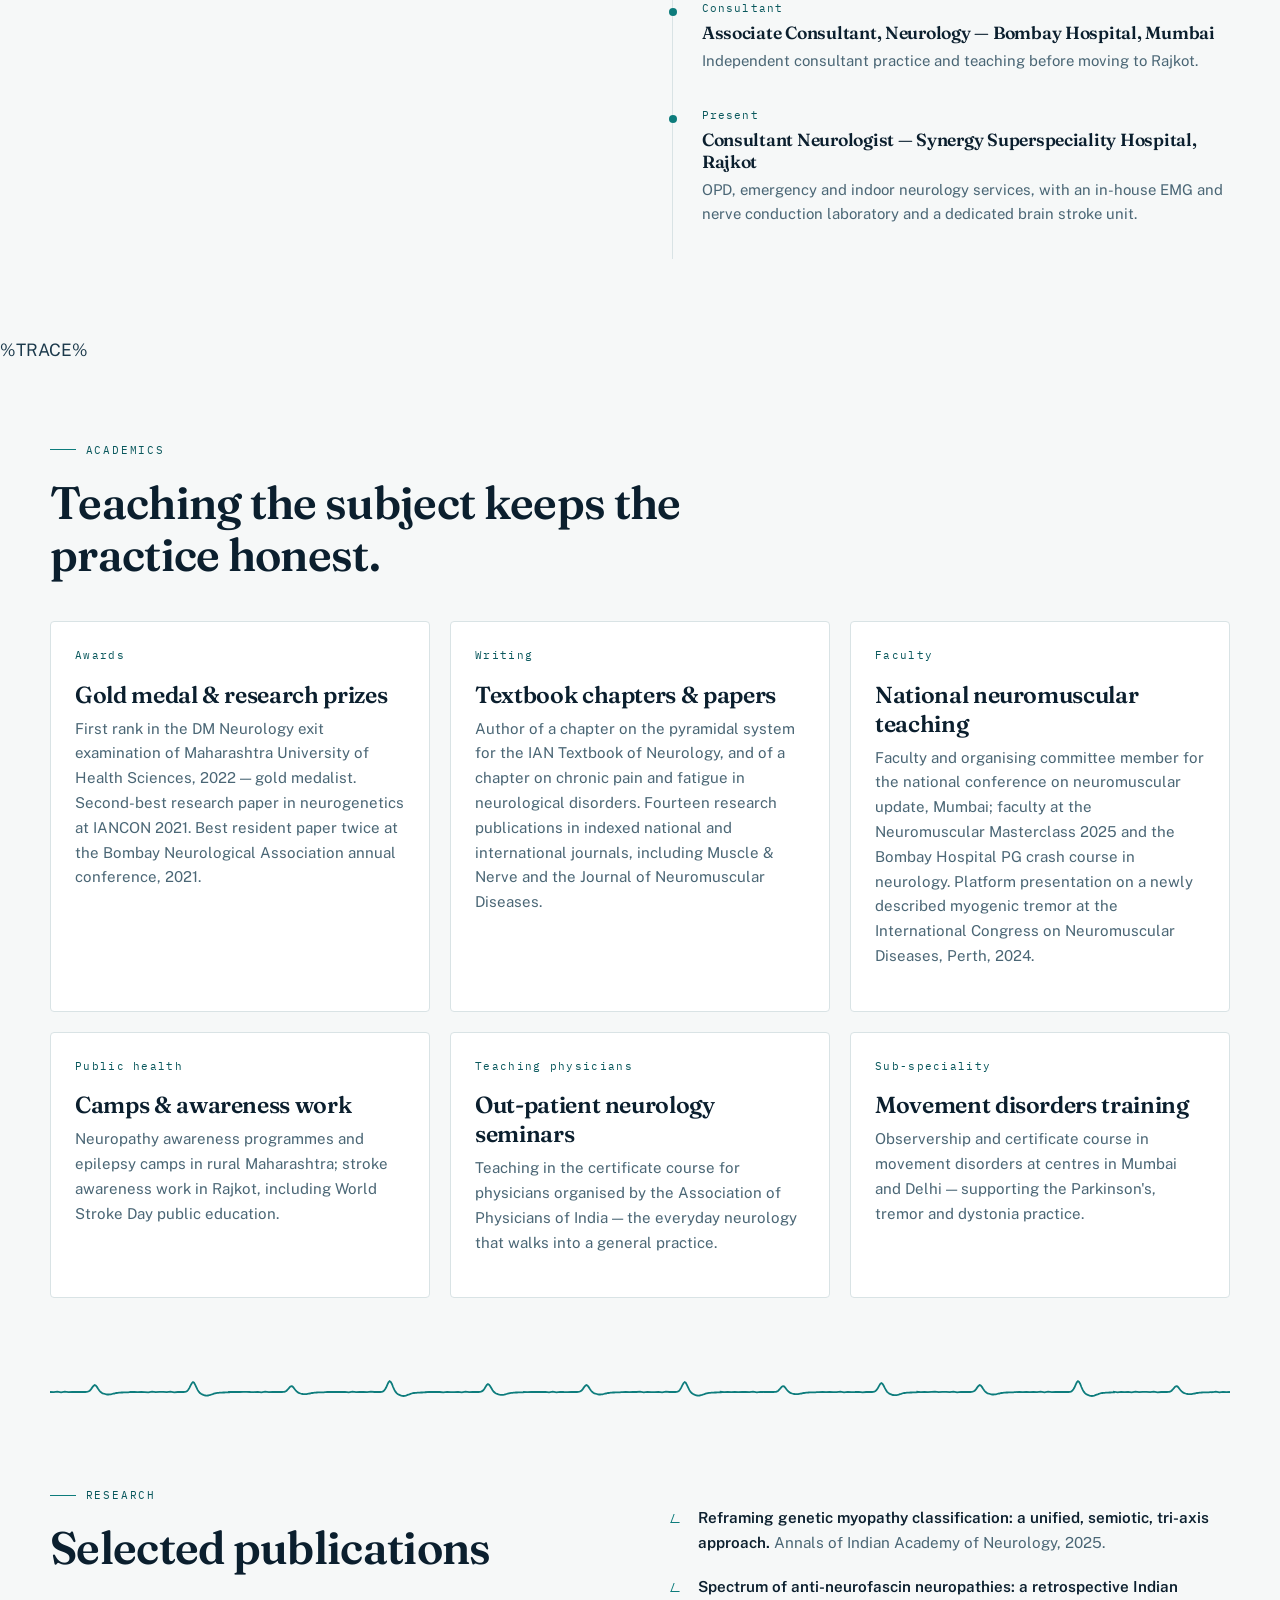
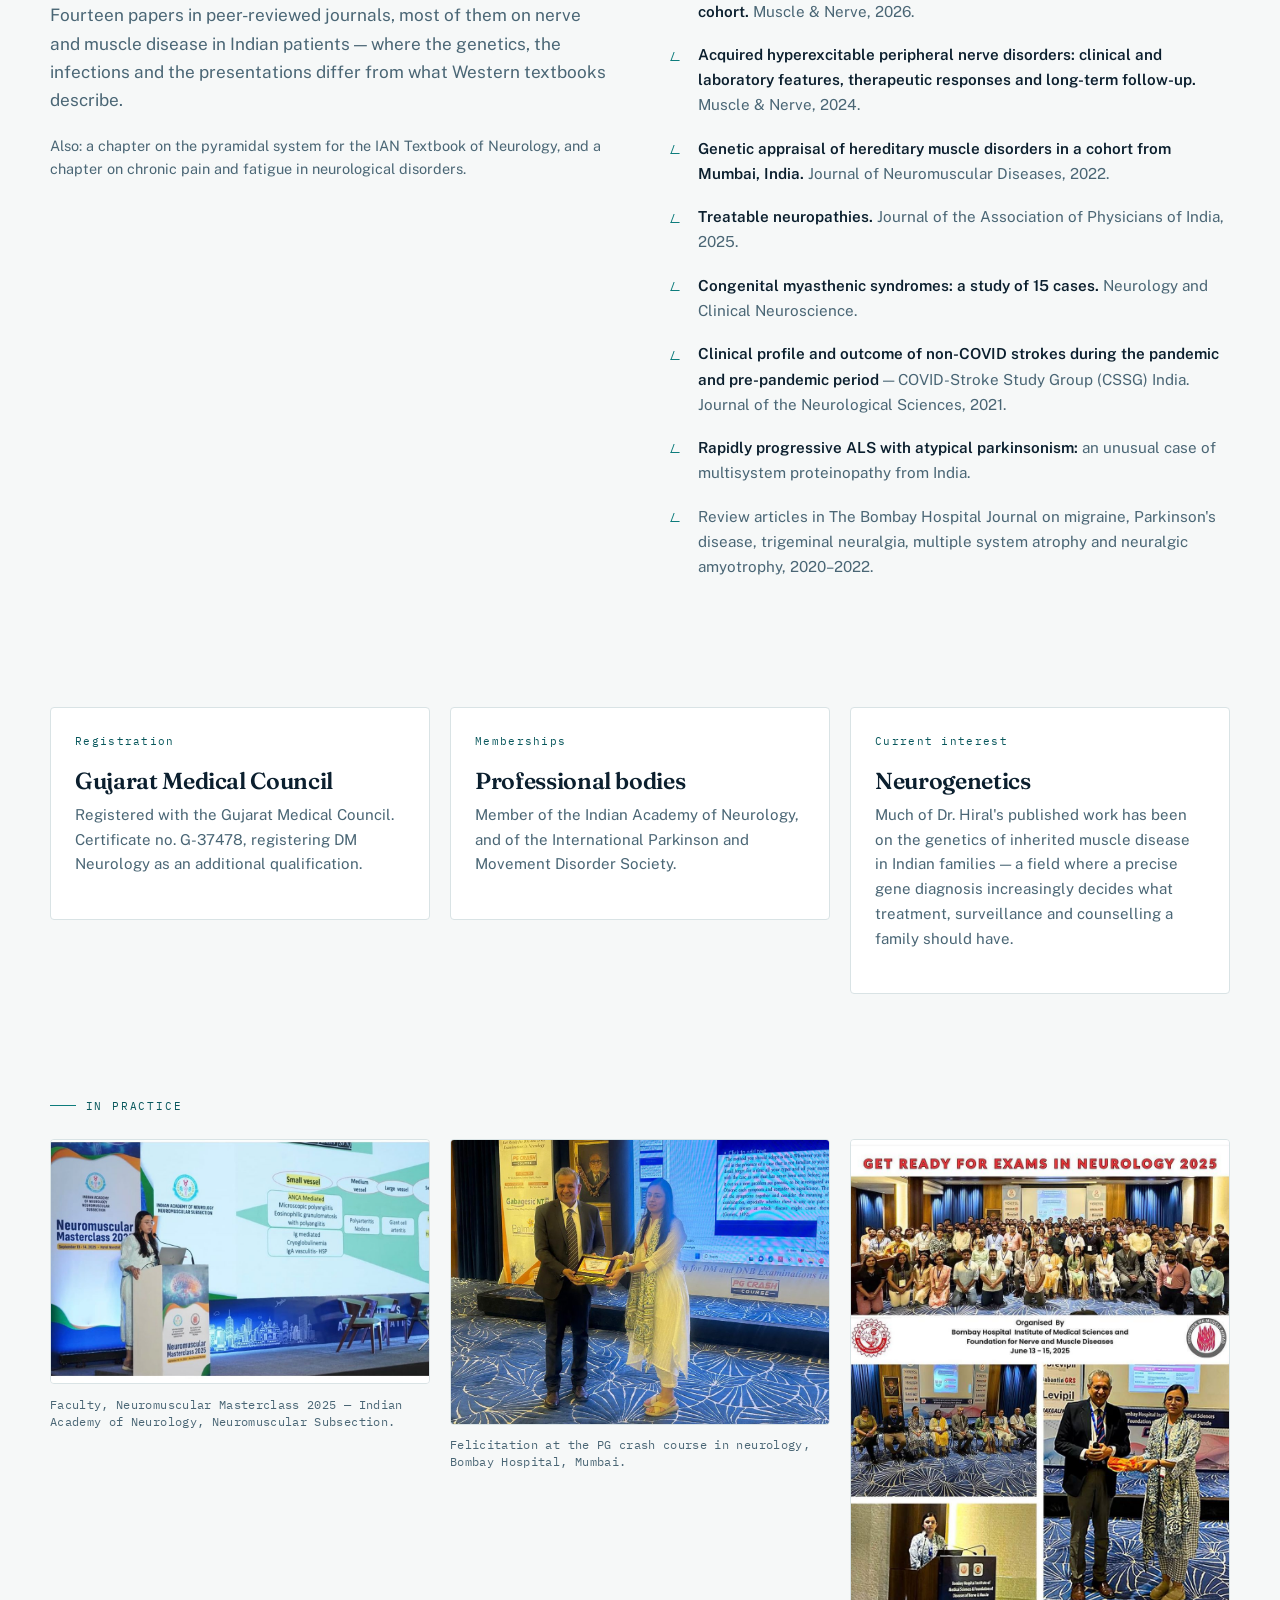
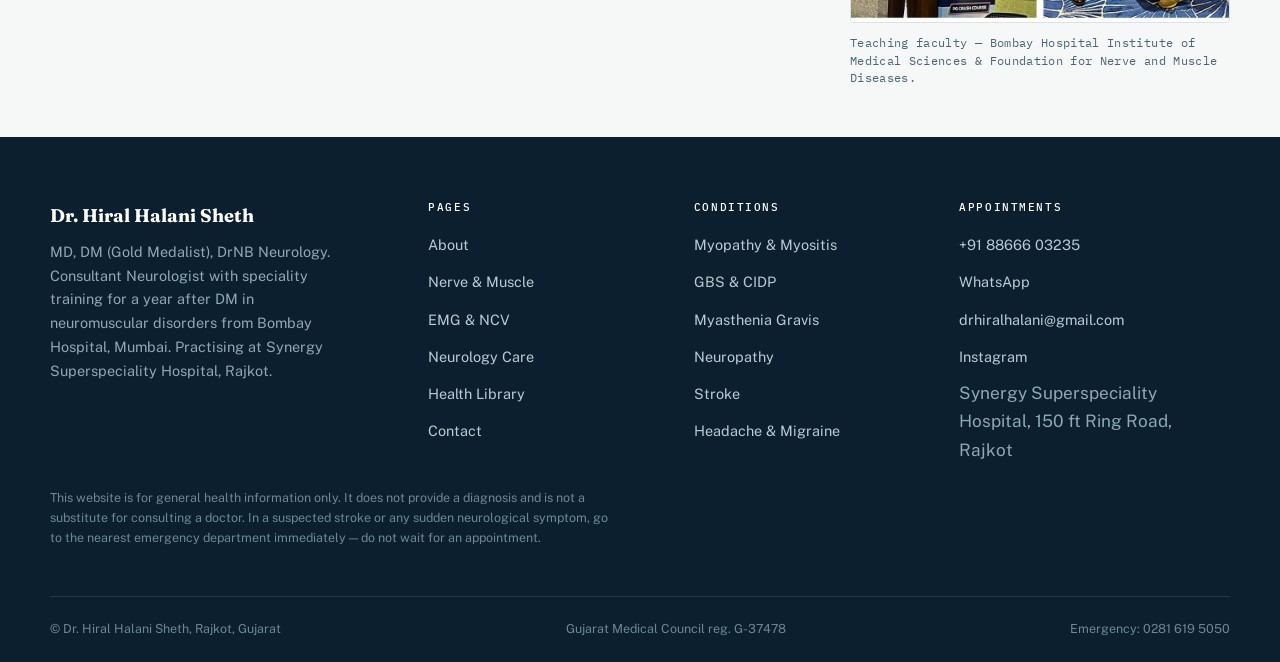
<file: about.html>
<!DOCTYPE html>
<html lang="en">
<head>
<meta charset="utf-8">
<meta name="viewport" content="width=device-width, initial-scale=1">
<title>About Dr. Hiral Halani Sheth — Neurophysician & Neurologist, Rajkot | DM Gold Medalist</title>
<meta name="description" content="Profile of Dr. Hiral Halani Sheth, consultant neurophysician in Rajkot: MD, DM Neurology (Gold Medalist, Maharashtra University), DrNB Neurology, speciality training for a year after DM in neuromuscular disorders at Bombay Hospital Mumbai under Dr. S. V. Khadilkar and Dr. K. A. Mansukhani. Publications, awards and Gujarat Medical Council registration.">
<meta name="keywords" content="neurophysician, neurologist, neurologist in Rajkot, neuromuscular disorder specialist, DM neurology gold medalist, neuromuscular speciality training, Bombay Hospital, neurogenetics, Dr Hiral Halani Sheth">
<link rel="canonical" href="https://drhiralhalani.com/about.html">
<meta property="og:title" content="About Dr. Hiral Halani Sheth — Neurophysician & Neurologist, Rajkot | DM Gold Medalist">
<meta property="og:description" content="Profile of Dr. Hiral Halani Sheth, consultant neurophysician in Rajkot: MD, DM Neurology (Gold Medalist, Maharashtra University), DrNB Neurology, speciality training for a year after DM in neuromuscular disorders at Bombay Hospital Mumbai under Dr. S. V. Khadilkar and Dr. K. A. Mansukhani. Publications, awards and Gujarat Medical Council registration.">
<meta property="og:type" content="website">
<meta property="og:url" content="https://drhiralhalani.com/about.html">
<meta property="og:image" content="https://drhiralhalani.com/assets/img/dr-hiral-hero.jpg">
<meta name="theme-color" content="#0B1F2E">
<link rel="icon" href="assets/img/favicon.svg" type="image/svg+xml">
<link rel="preconnect" href="https://fonts.googleapis.com">
<link rel="preconnect" href="https://fonts.gstatic.com" crossorigin>
<link href="https://fonts.googleapis.com/css2?family=Fraunces:opsz,wght@9..144,500;9..144,600&family=Public+Sans:wght@400;500;600&family=Hind+Vadodara:wght@400;500;600&family=IBM+Plex+Mono:wght@400;500&display=swap" rel="stylesheet">
<link rel="stylesheet" href="assets/css/style.css">

</head>
<body>
<a class="skip" href="#main" style="position:absolute;left:-9999px">Skip to content</a>
<header class="site-header">
  <div class="wrap header-in">
    <a class="brand" href="index.html">
      <strong>Dr. Hiral Halani Sheth</strong>
      <span data-en="Consultant Neurologist · Rajkot" data-gu="કન્સલ્ટન્ટ ન્યુરોલોજિસ્ટ · રાજકોટ">Consultant Neurologist · Rajkot</span>
    </a>
    <nav class="nav" id="nav">
        <a href="index.html" data-en="Home" data-gu="મુખ્ય પૃષ્ઠ">Home</a>
        <a href="about.html" aria-current="page" data-en="About" data-gu="પરિચય">About</a>
        <a href="nerve-muscle.html" data-en="Nerve & Muscle" data-gu="ચેતા અને સ્નાયુ">Nerve & Muscle</a>
        <a href="emg-ncv.html" data-en="EMG & NCV" data-gu="EMG – NCV">EMG & NCV</a>
        <a href="neurology-care.html" data-en="Neurology Care" data-gu="ન્યુરોલોજી સારવાર">Neurology Care</a>
        <a href="health-library.html" data-en="Health Library" data-gu="આરોગ્ય માહિતી">Health Library</a>
        <a href="contact.html" data-en="Contact" data-gu="સંપર્ક">Contact</a>
    </nav>
    <div class="lang-switch" role="group" aria-label="Language">
      <button type="button" data-lang="en" aria-pressed="true">English</button>
      <button type="button" data-lang="gu" aria-pressed="false">ગુજરાતી</button>
    </div>
    <button class="nav-toggle" type="button" aria-label="Menu" aria-expanded="false" aria-controls="nav">
      <span></span><span></span><span></span>
    </button>
  </div>
</header>
<main id="main">
<section class="sec-tight" style="background:#fff;border-bottom:1px solid var(--line)">
  <div class="wrap split narrow-img" style="align-items:center">
    <div>
      <p class="eyebrow" data-en="Profile" data-gu="પરિચય">Profile</p>
      <h1 style="font-size:clamp(2rem,1.4rem + 2.4vw,3.2rem)" data-en="Dr. Hiral Halani Sheth" data-gu="ડૉ. હિરલ હાલાણી શેઠ">Dr. Hiral Halani Sheth</h1>
      <p class="lede" data-en="MD Medicine · DM Neurology (Gold Medalist, Maharashtra University) · DrNB Neurology · Speciality Training for a Year after DM in Neuromuscular Disorders, Bombay Hospital &amp; Medical Research Centre, Mumbai." data-gu="MD મેડિસિન · DM ન્યુરોલોજી (ગોલ્ડ મેડલિસ્ટ, મહારાષ્ટ્ર યુનિવર્સિટી) · DrNB ન્યુરોલોજી · DM પછી એક વર્ષની ચેતા અને સ્નાયુના રોગોમાં સ્પેશ્યાલિટી તાલીમ, બોમ્બે હોસ્પિટલ એન્ડ મેડિકલ રિસર્ચ સેન્ટર, મુંબઈ.">MD Medicine · DM Neurology · DrNB Neurology</p>
      <p data-en="Dr. Hiral is a consultant neurologist in Rajkot with a declared special interest in disorders of nerve and muscle. Her training took the long route on purpose: MBBS and MD Medicine at M. P. Shah Government Medical College, Jamnagar, senior residency in general medicine at Guru Gobind Singh Hospital, then DM Neurology at Bombay Hospital Institute of Medical Sciences, Mumbai." data-gu="ડૉ. હિરલ રાજકોટમાં કન્સલ્ટન્ટ ન્યુરોલોજિસ્ટ છે અને ચેતા તથા સ્નાયુના રોગોમાં વિશેષ રસ ધરાવે છે. તેમની તાલીમ ઇરાદાપૂર્વક લાંબા રસ્તે થઈ છે: જામનગરની એમ. પી. શાહ સરકારી મેડિકલ કૉલેજમાં MBBS અને MD મેડિસિન, ગુરુ ગોવિંદસિંહ હોસ્પિટલમાં જનરલ મેડિસિનની સિનિયર રેસિડન્સી, અને પછી મુંબઈની બોમ્બે હોસ્પિટલ ઇન્સ્ટિટ્યૂટ ઓફ મેડિકલ સાયન્સિસમાં DM ન્યુરોલોજી.">Dr. Hiral is a consultant neurologist in Rajkot with a special interest in disorders of nerve and muscle.</p>
      <p data-en="She finished DM as gold medalist of Maharashtra University, then stayed on for an additional year of speciality training devoted entirely to neuromuscular disease, and worked as Associate Consultant in Neurology at Bombay Hospital before returning to Saurashtra." data-gu="તેમણે મહારાષ્ટ્ર યુનિવર્સિટીના ગોલ્ડ મેડલિસ્ટ તરીકે DM પૂર્ણ કર્યું, પછી સંપૂર્ણપણે ચેતા અને સ્નાયુના રોગોને સમર્પિત વધુ એક વર્ષની સ્પેશ્યાલિટી તાલીમ લીધી, અને સૌરાષ્ટ્ર પરત ફરતાં પહેલાં બોમ્બે હોસ્પિટલમાં ન્યુરોલોજીમાં એસોસિયેટ કન્સલ્ટન્ટ તરીકે કામ કર્યું.">She finished DM as gold medalist and stayed on for an additional year of speciality training.</p>
      <div class="btn-row">
        <a class="btn btn-primary" href="tel:%PHONE%" data-en="Book an appointment" data-gu="એપોઇન્ટમેન્ટ લો">Book an appointment</a>
        <a class="btn btn-ghost" href="emg-ncv.html" data-en="EMG &amp; NCV" data-gu="EMG અને NCV">EMG &amp; NCV</a>
      </div>
    </div>
    <figure>
      <img src="assets/img/dr-hiral-portrait.jpg" width="900" height="1350" alt="Dr. Hiral Halani Sheth, Consultant Neurologist" fetchpriority="high">
    </figure>
  </div>
</section>

<section>
  <div class="wrap">
    <div class="split" style="align-items:start">
      <div class="reveal">
        <p class="eyebrow" data-en="Training" data-gu="તાલીમ">Training</p>
        <h2 data-en="The path to the needle." data-gu="સોય સુધીની સફર.">The path to the needle.</h2>
        <p class="muted" data-en="Neuromuscular medicine is one of the few neurology subspecialities where the specialist is also the person operating the machine. That takes a separate apprenticeship." data-gu="ન્યુરોલોજીની બહુ ઓછી શાખાઓમાં નિષ્ણાત પોતે જ મશીન ચલાવે છે — ચેતા અને સ્નાયુની દવા એમાંની એક છે. તેના માટે અલગ તાલીમ જોઈએ.">Neuromuscular medicine is one of the few neurology subspecialities where the specialist also operates the machine.</p>
      </div>
      <ul class="timeline reveal">
        <li>
          <span class="yr">MBBS · MD</span>
          <h3 data-en="M. P. Shah Government Medical College, Jamnagar" data-gu="એમ. પી. શાહ સરકારી મેડિકલ કૉલેજ, જામનગર">M. P. Shah Government Medical College, Jamnagar</h3>
          <p data-en="MBBS and MD in Medicine, Saurashtra University." data-gu="MBBS અને MD મેડિસિન, સૌરાષ્ટ્ર યુનિવર્સિટી.">MBBS and MD in Medicine, Saurashtra University.</p>
        </li>
        <li>
          <span class="yr" data-en="Senior Residency" data-gu="સિનિયર રેસિડન્સી">Senior Residency</span>
          <h3 data-en="Guru Gobind Singh Hospital, Jamnagar" data-gu="ગુરુ ગોવિંદસિંહ હોસ્પિટલ, જામનગર">Guru Gobind Singh Hospital, Jamnagar</h3>
          <p data-en="Senior residency in general medicine — the grounding that makes a neurologist notice the diabetes, the thyroid and the vasculitis behind the neurological complaint." data-gu="જનરલ મેડિસિનમાં સિનિયર રેસિડન્સી — આ પાયો ન્યુરોલોજિસ્ટને ન્યુરોલોજિકલ ફરિયાદ પાછળ છુપાયેલા ડાયાબિટીસ, થાઇરોઇડ કે વાસ્ક્યુલાઇટિસને ઓળખતાં શીખવે છે.">Senior residency in general medicine.</p>
        </li>
        <li>
          <span class="yr">DM · DrNB</span>
          <h3 data-en="Bombay Hospital Institute of Medical Sciences, Mumbai" data-gu="બોમ્બે હોસ્પિટલ ઇન્સ્ટિટ્યૂટ ઓફ મેડિકલ સાયન્સિસ, મુંબઈ">Bombay Hospital Institute of Medical Sciences, Mumbai</h3>
          <p data-en="DM Neurology, Maharashtra University of Health Sciences — completed as gold medalist. DrNB Neurology, National Board of Examinations." data-gu="DM ન્યુરોલોજી, મહારાષ્ટ્ર યુનિવર્સિટી ઓફ હેલ્થ સાયન્સિસ — ગોલ્ડ મેડલિસ્ટ તરીકે પૂર્ણ. DrNB ન્યુરોલોજી, નેશનલ બોર્ડ ઓફ એક્ઝામિનેશન્સ.">DM Neurology — gold medalist. DrNB Neurology.</p>
        </li>
        <li>
          <span class="yr" data-en="Speciality Training · +1 year after DM" data-gu="સ્પેશ્યાલિટી તાલીમ · DM પછી 1 વર્ષ">Speciality Training · +1 year after DM</span>
          <h3 data-en="Neuromuscular Disorders — Bombay Hospital &amp; Medical Research Centre" data-gu="ચેતા અને સ્નાયુના રોગો — બોમ્બે હોસ્પિટલ એન્ડ મેડિકલ રિસર્ચ સેન્ટર">Neuromuscular Disorders — Bombay Hospital &amp; Medical Research Centre</h3>
          <p data-en="A dedicated additional year in nerve and muscle disease and clinical neurophysiology, under Dr. S. V. Khadilkar and Dr. K. A. Mansukhani — including hands-on training in performing and reporting EMG and nerve conduction studies." data-gu="ચેતા અને સ્નાયુના રોગો તથા ક્લિનિકલ ન્યુરોફિઝિયોલોજી માટે સમર્પિત વધારાનું એક વર્ષ, ડૉ. એસ. વી. ખડિલકર અને ડૉ. કે. એ. મનસુખાણી પાસે — જેમાં EMG અને નર્વ કન્ડક્શન સ્ટડી જાતે કરવાની અને રિપોર્ટ કરવાની તાલીમ સામેલ છે.">A dedicated additional year in nerve and muscle disease and clinical neurophysiology.</p>
        </li>
        <li>
          <span class="yr" data-en="Consultant" data-gu="કન્સલ્ટન્ટ">Consultant</span>
          <h3 data-en="Associate Consultant, Neurology — Bombay Hospital, Mumbai" data-gu="એસોસિયેટ કન્સલ્ટન્ટ, ન્યુરોલોજી — બોમ્બે હોસ્પિટલ, મુંબઈ">Associate Consultant, Neurology — Bombay Hospital, Mumbai</h3>
          <p data-en="Independent consultant practice and teaching before moving to Rajkot." data-gu="રાજકોટ આવતાં પહેલાં સ્વતંત્ર કન્સલ્ટન્ટ પ્રેક્ટિસ અને શિક્ષણકાર્ય.">Independent consultant practice and teaching before moving to Rajkot.</p>
        </li>
        <li>
          <span class="yr" data-en="Present" data-gu="હાલમાં">Present</span>
          <h3 data-en="Consultant Neurologist — Synergy Superspeciality Hospital, Rajkot" data-gu="કન્સલ્ટન્ટ ન્યુરોલોજિસ્ટ — સિનર્જી સુપરસ્પેશ્યાલિટી હોસ્પિટલ, રાજકોટ">Consultant Neurologist — Synergy Superspeciality Hospital, Rajkot</h3>
          <p data-en="OPD, emergency and indoor neurology services, with an in-house EMG and nerve conduction laboratory and a dedicated brain stroke unit." data-gu="OPD, ઇમરજન્સી અને દાખલ દર્દીઓની ન્યુરોલોજી સેવા, સાથે હોસ્પિટલમાં જ EMG અને નર્વ કન્ડક્શન લેબોરેટરી અને ડેડિકેટેડ બ્રેઇન સ્ટ્રોક યુનિટ.">OPD, emergency and indoor neurology services.</p>
        </li>
      </ul>
    </div>
  </div>
</section>

%TRACE%

<section>
  <div class="wrap">
    <p class="eyebrow reveal" data-en="Academics" data-gu="શૈક્ષણિક કાર્ય">Academics</p>
    <h2 class="reveal" style="max-width:24ch" data-en="Teaching the subject keeps the practice honest." data-gu="વિષય ભણાવવાથી પ્રેક્ટિસ પ્રામાણિક રહે છે.">Teaching the subject keeps the practice honest.</h2>
    <div class="grid g3 reveal" style="margin-top:2.5rem">
      <div class="card">
        <span class="num" data-en="Awards" data-gu="પુરસ્કાર">Awards</span>
        <h3 data-en="Gold medal &amp; research prizes" data-gu="ગોલ્ડ મેડલ અને સંશોધન પુરસ્કાર">Gold medal &amp; research prizes</h3>
        <p data-en="First rank in the DM Neurology exit examination of Maharashtra University of Health Sciences, 2022 — gold medalist. Second-best research paper in neurogenetics at IANCON 2021. Best resident paper twice at the Bombay Neurological Association annual conference, 2021." data-gu="મહારાષ્ટ્ર યુનિવર્સિટી ઓફ હેલ્થ સાયન્સિસની DM ન્યુરોલોજી પરીક્ષામાં 2022માં પ્રથમ ક્રમ — ગોલ્ડ મેડલિસ્ટ. IANCON 2021માં ન્યુરોજિનેટિક્સ વિભાગમાં દ્વિતીય શ્રેષ્ઠ સંશોધન પેપર. બોમ્બે ન્યુરોલોજિકલ એસોસિયેશનની વાર્ષિક પરિષદ 2021માં બે વખત બેસ્ટ રેસિડન્ટ પેપર.">First rank in the DM Neurology exit examination, 2022 — gold medalist.</p>
      </div>
      <div class="card">
        <span class="num" data-en="Writing" data-gu="લેખન">Writing</span>
        <h3 data-en="Textbook chapters &amp; papers" data-gu="પાઠ્યપુસ્તકના પ્રકરણ અને શોધપત્રો">Textbook chapters &amp; papers</h3>
        <p data-en="Author of a chapter on the pyramidal system for the IAN Textbook of Neurology, and of a chapter on chronic pain and fatigue in neurological disorders. Fourteen research publications in indexed national and international journals, including Muscle &amp; Nerve and the Journal of Neuromuscular Diseases." data-gu="IAN ટેક્સ્ટબુક ઓફ ન્યુરોલોજી માટે પિરામિડલ સિસ્ટમ પરના પ્રકરણનાં લેખક, તથા ન્યુરોલોજિકલ રોગોમાં લાંબા ગાળાના દુખાવા અને થાક પરના પ્રકરણનાં લેખક. રાષ્ટ્રીય અને આંતરરાષ્ટ્રીય ઇન્ડેક્સ્ડ જર્નલોમાં ચૌદ શોધપત્રો, જેમાં Muscle &amp; Nerve અને Journal of Neuromuscular Diseases સામેલ છે.">Author of textbook chapters and fourteen research publications.</p>
      </div>
      <div class="card">
        <span class="num" data-en="Faculty" data-gu="ફેકલ્ટી">Faculty</span>
        <h3 data-en="National neuromuscular teaching" data-gu="રાષ્ટ્રીય કક્ષાએ અધ્યાપન">National neuromuscular teaching</h3>
        <p data-en="Faculty and organising committee member for the national conference on neuromuscular update, Mumbai; faculty at the Neuromuscular Masterclass 2025 and the Bombay Hospital PG crash course in neurology. Platform presentation on a newly described myogenic tremor at the International Congress on Neuromuscular Diseases, Perth, 2024." data-gu="મુંબઈમાં યોજાયેલી ન્યુરોમસ્ક્યુલર અપડેટ રાષ્ટ્રીય પરિષદમાં ફેકલ્ટી અને આયોજન સમિતિનાં સભ્ય; ન્યુરોમસ્ક્યુલર માસ્ટરક્લાસ 2025 અને બોમ્બે હોસ્પિટલના PG ક્રેશ કોર્સમાં ફેકલ્ટી. પર્થ, ઓસ્ટ્રેલિયા ખાતે 2024ની ઇન્ટરનેશનલ કોંગ્રેસ ઓન ન્યુરોમસ્ક્યુલર ડિસીઝિસમાં નવા વર્ણવાયેલા માયોજેનિક ટ્રીમર પર પ્લેટફોર્મ પ્રેઝન્ટેશન.">Faculty at national and international neuromuscular meetings.</p>
      </div>
      <div class="card">
        <span class="num" data-en="Public health" data-gu="જનઆરોગ્ય">Public health</span>
        <h3 data-en="Camps &amp; awareness work" data-gu="કેમ્પ અને જનજાગૃતિ">Camps &amp; awareness work</h3>
        <p data-en="Neuropathy awareness programmes and epilepsy camps in rural Maharashtra; stroke awareness work in Rajkot, including World Stroke Day public education." data-gu="ગ્રામીણ મહારાષ્ટ્રમાં ન્યુરોપથી જાગૃતિ કાર્યક્રમો અને વાઈના કેમ્પ; રાજકોટમાં લકવા અંગેની જનજાગૃતિ, જેમાં વિશ્વ સ્ટ્રોક દિવસના કાર્યક્રમો સામેલ છે.">Neuropathy awareness programmes and epilepsy camps.</p>
      </div>
      <div class="card">
        <span class="num" data-en="Teaching physicians" data-gu="ફિઝિશિયનોને શિક્ષણ">Teaching physicians</span>
        <h3 data-en="Out-patient neurology seminars" data-gu="આઉટ-પેશન્ટ ન્યુરોલોજી સેમિનાર">Out-patient neurology seminars</h3>
        <p data-en="Teaching in the certificate course for physicians organised by the Association of Physicians of India — the everyday neurology that walks into a general practice." data-gu="એસોસિયેશન ઓફ ફિઝિશિયન્સ ઓફ ઇન્ડિયા દ્વારા આયોજિત ફિઝિશિયનો માટેના સર્ટિફિકેટ કોર્સમાં અધ્યાપન — રોજિંદી પ્રેક્ટિસમાં આવતી ન્યુરોલોજી.">Teaching in the certificate course for physicians organised by API.</p>
      </div>
      <div class="card">
        <span class="num" data-en="Sub-speciality" data-gu="ઉપ-વિશેષતા">Sub-speciality</span>
        <h3 data-en="Movement disorders training" data-gu="મૂવમેન્ટ ડિસઓર્ડરની તાલીમ">Movement disorders training</h3>
        <p data-en="Observership and certificate course in movement disorders at centres in Mumbai and Delhi — supporting the Parkinson's, tremor and dystonia practice." data-gu="મુંબઈ અને દિલ્હીના કેન્દ્રોમાં મૂવમેન્ટ ડિસઓર્ડરમાં ઓબ્ઝર્વરશિપ અને સર્ટિફિકેટ કોર્સ — પાર્કિન્સન્સ, કંપવા અને ડિસ્ટોનિયાની સારવારને ટેકો આપતી તાલીમ.">Observership and certificate course in movement disorders.</p>
      </div>
    </div>
  </div>
</section>


<div class="wrap"><svg class="trace-rule" data-trace="rule" viewBox="0 0 1200 34" preserveAspectRatio="none" aria-hidden="true"><path class="live" d=""></path></svg></div>

<section>
  <div class="wrap">
    <div class="split" style="align-items:start">
      <div class="reveal">
        <p class="eyebrow" data-en="Research" data-gu="સંશોધન">Research</p>
        <h2 data-en="Selected publications" data-gu="પસંદગીનાં પ્રકાશનો">Selected publications</h2>
        <p class="muted" data-en="Fourteen papers in peer-reviewed journals, most of them on nerve and muscle disease in Indian patients — where the genetics, the infections and the presentations differ from what Western textbooks describe." data-gu="પિયર-રિવ્યુડ જર્નલોમાં ચૌદ શોધપત્રો, જેમાંનાં મોટા ભાગનાં ભારતીય દર્દીઓમાં ચેતા અને સ્નાયુના રોગો પર છે — જ્યાં જનીનો, ચેપ અને રોગનું સ્વરૂપ પશ્ચિમનાં પાઠ્યપુસ્તકોમાં વર્ણવ્યા કરતાં જુદાં હોય છે.">Fourteen papers in peer-reviewed journals.</p>
        <p class="muted" style="font-size:.9rem" data-en="Also: a chapter on the pyramidal system for the IAN Textbook of Neurology, and a chapter on chronic pain and fatigue in neurological disorders." data-gu="ઉપરાંત: IAN ટેક્સ્ટબુક ઓફ ન્યુરોલોજી માટે પિરામિડલ સિસ્ટમ પરનું પ્રકરણ, અને ન્યુરોલોજિકલ રોગોમાં લાંબા ગાળાના દુખાવા અને થાક પરનું પ્રકરણ.">Also two textbook chapters.</p>
      </div>
      <ul class="cond-list reveal" style="gap:1.15rem">
        <li><b>Reframing genetic myopathy classification: a unified, semiotic, tri-axis approach.</b> Annals of Indian Academy of Neurology, 2025.</li>
        <li><b>Spectrum of anti-neurofascin neuropathies: a retrospective Indian cohort.</b> Muscle &amp; Nerve, 2026.</li>
        <li><b>Acquired hyperexcitable peripheral nerve disorders: clinical and laboratory features, therapeutic responses and long-term follow-up.</b> Muscle &amp; Nerve, 2024.</li>
        <li><b>Genetic appraisal of hereditary muscle disorders in a cohort from Mumbai, India.</b> Journal of Neuromuscular Diseases, 2022.</li>
        <li><b>Treatable neuropathies.</b> Journal of the Association of Physicians of India, 2025.</li>
        <li><b>Congenital myasthenic syndromes: a study of 15 cases.</b> Neurology and Clinical Neuroscience.</li>
        <li><b>Clinical profile and outcome of non-COVID strokes during the pandemic and pre-pandemic period</b> — COVID-Stroke Study Group (CSSG) India. Journal of the Neurological Sciences, 2021.</li>
        <li><b>Rapidly progressive ALS with atypical parkinsonism:</b> an unusual case of multisystem proteinopathy from India.</li>
        <li data-en="Review articles in The Bombay Hospital Journal on migraine, Parkinson's disease, trigeminal neuralgia, multiple system atrophy and neuralgic amyotrophy, 2020–2022." data-gu="The Bombay Hospital Journal માં આધાશીશી, પાર્કિન્સન્સ, ટ્રાઇજેમિનલ ન્યુરાલ્જિયા, મલ્ટિપલ સિસ્ટમ એટ્રોફી અને ન્યુરાલ્જિક એમાયોટ્રોફી પરના રિવ્યુ લેખ, 2020–2022.">Review articles in The Bombay Hospital Journal, 2020–2022.</li>
      </ul>
    </div>
  </div>
</section>

<section class="sec-tight">
  <div class="wrap">
    <div class="grid g3 reveal" style="align-items:start">
      <div class="card">
        <span class="num" data-en="Registration" data-gu="નોંધણી">Registration</span>
        <h3 data-en="Gujarat Medical Council" data-gu="ગુજરાત મેડિકલ કાઉન્સિલ">Gujarat Medical Council</h3>
        <p data-en="Registered with the Gujarat Medical Council. Certificate no. G-37478, registering DM Neurology as an additional qualification." data-gu="ગુજરાત મેડિકલ કાઉન્સિલમાં નોંધાયેલ. પ્રમાણપત્ર નં. G-37478, જેમાં DM ન્યુરોલોજી વધારાની લાયકાત તરીકે નોંધાયેલી છે.">Registered with the Gujarat Medical Council. Certificate no. G-37478.</p>
      </div>
      <div class="card">
        <span class="num" data-en="Memberships" data-gu="સભ્યપદ">Memberships</span>
        <h3 data-en="Professional bodies" data-gu="વ્યાવસાયિક સંસ્થાઓ">Professional bodies</h3>
        <p data-en="Member of the Indian Academy of Neurology, and of the International Parkinson and Movement Disorder Society." data-gu="ઇન્ડિયન એકેડમી ઓફ ન્યુરોલોજી અને ઇન્ટરનેશનલ પાર્કિન્સન એન્ડ મૂવમેન્ટ ડિસઓર્ડર સોસાયટીનાં સભ્ય.">Member of the Indian Academy of Neurology and the International Movement Disorder Society.</p>
      </div>
      <div class="card">
        <span class="num" data-en="Current interest" data-gu="હાલનું રસક્ષેત્ર">Current interest</span>
        <h3 data-en="Neurogenetics" data-gu="ન્યુરોજિનેટિક્સ">Neurogenetics</h3>
        <p data-en="Much of Dr. Hiral's published work has been on the genetics of inherited muscle disease in Indian families — a field where a precise gene diagnosis increasingly decides what treatment, surveillance and counselling a family should have." data-gu="ડૉ. હિરલનું મોટા ભાગનું પ્રકાશિત કાર્ય ભારતીય પરિવારોમાં વારસાગત સ્નાયુ-રોગોના જનીનશાસ્ત્ર પર રહ્યું છે — આ એવું ક્ષેત્ર છે જ્યાં ચોક્કસ જનીન-નિદાન વધુને વધુ નક્કી કરે છે કે પરિવારને કઈ સારવાર, કઈ તપાસ અને કઈ સલાહ મળવી જોઈએ.">Much of Dr. Hiral's published work has been on the genetics of inherited muscle disease in Indian families.</p>
      </div>
    </div>
  </div>
</section>
<section class="sec-tight">
  <div class="wrap">
    <p class="eyebrow reveal" data-en="In practice" data-gu="કાર્યક્ષેત્રમાં">In practice</p>
    <div class="gallery reveal" style="margin-top:1.5rem">
      <figure>
        <img src="assets/img/masterclass-faculty.jpg" alt="Dr. Hiral Halani Sheth presenting at the Neuromuscular Masterclass 2025, Mumbai" loading="lazy">
        <figcaption data-en="Faculty, Neuromuscular Masterclass 2025 — Indian Academy of Neurology, Neuromuscular Subsection." data-gu="ફેકલ્ટી, ન્યુરોમસ્ક્યુલર માસ્ટરક્લાસ 2025 — ઇન્ડિયન એકેડમી ઓફ ન્યુરોલોજી, ન્યુરોમસ્ક્યુલર સબસેક્શન.">Faculty, Neuromuscular Masterclass 2025.</figcaption>
      </figure>
      <figure>
        <img src="assets/img/felicitation.jpg" alt="Dr. Hiral Halani Sheth being felicitated at the Bombay Hospital PG crash course in neurology" loading="lazy">
        <figcaption data-en="Felicitation at the PG crash course in neurology, Bombay Hospital, Mumbai." data-gu="બોમ્બે હોસ્પિટલ, મુંબઈ ખાતે PG ક્રેશ કોર્સ ઇન ન્યુરોલોજીમાં સન્માન.">Felicitation at the PG crash course, Bombay Hospital.</figcaption>
      </figure>
      <figure>
        <img src="assets/img/pg-crash-course.jpg" alt="Get Ready for Exams in Neurology 2025 — Bombay Hospital and Foundation for Nerve and Muscle Diseases" loading="lazy">
        <figcaption data-en="Teaching faculty — Bombay Hospital Institute of Medical Sciences &amp; Foundation for Nerve and Muscle Diseases." data-gu="અધ્યાપક ફેકલ્ટી — બોમ્બે હોસ્પિટલ ઇન્સ્ટિટ્યૂટ ઓફ મેડિકલ સાયન્સિસ અને ફાઉન્ડેશન ફોર નર્વ એન્ડ મસલ ડિસીઝિસ.">Teaching faculty, Bombay Hospital.</figcaption>
      </figure>
    </div>
  </div>
</section>
</main>
<footer class="site-footer">
  <div class="wrap">
    <div class="footer-grid">
      <div class="footer-brand">
        <strong>Dr. Hiral Halani Sheth</strong>
        <p data-en="MD, DM (Gold Medalist), DrNB Neurology. Consultant Neurologist with speciality training for a year after DM in neuromuscular disorders from Bombay Hospital, Mumbai. Practising at Synergy Superspeciality Hospital, Rajkot." data-gu="MD, DM (ગોલ્ડ મેડલિસ્ટ), DrNB ન્યુરોલોજી. મુંબઈની બોમ્બે હોસ્પિટલમાંથી DM પછી એક વર્ષની ચેતા અને સ્નાયુના રોગોની સ્પેશ્યાલિટી તાલીમ. સિનર્જી સુપરસ્પેશ્યાલિટી હોસ્પિટલ, રાજકોટ ખાતે સેવારત.">MD, DM (Gold Medalist), DrNB Neurology.</p>
      </div>
      <div>
        <h4 data-en="Pages" data-gu="પાનાં">Pages</h4>
        <ul><li><a href="about.html" data-en="About" data-gu="પરિચય">About</a></li><li><a href="nerve-muscle.html" data-en="Nerve & Muscle" data-gu="ચેતા અને સ્નાયુ">Nerve & Muscle</a></li><li><a href="emg-ncv.html" data-en="EMG & NCV" data-gu="EMG – NCV">EMG & NCV</a></li><li><a href="neurology-care.html" data-en="Neurology Care" data-gu="ન્યુરોલોજી સારવાર">Neurology Care</a></li><li><a href="health-library.html" data-en="Health Library" data-gu="આરોગ્ય માહિતી">Health Library</a></li><li><a href="contact.html" data-en="Contact" data-gu="સંપર્ક">Contact</a></li></ul>
      </div>
      <div>
        <h4 data-en="Conditions" data-gu="રોગો">Conditions</h4>
        <ul>
          <li><a href="nerve-muscle.html#myopathy" data-en="Myopathy &amp; Myositis" data-gu="માયોપથી અને માયોસાઇટિસ">Myopathy &amp; Myositis</a></li>
          <li><a href="nerve-muscle.html#gbs" data-en="GBS &amp; CIDP" data-gu="GBS અને CIDP">GBS &amp; CIDP</a></li>
          <li><a href="nerve-muscle.html#mg" data-en="Myasthenia Gravis" data-gu="માયસ્થેનિયા ગ્રેવિસ">Myasthenia Gravis</a></li>
          <li><a href="nerve-muscle.html#neuropathy" data-en="Neuropathy" data-gu="ન્યુરોપથી">Neuropathy</a></li>
          <li><a href="neurology-care.html#stroke" data-en="Stroke" data-gu="લકવો">Stroke</a></li>
          <li><a href="neurology-care.html#headache" data-en="Headache &amp; Migraine" data-gu="માથાનો દુખાવો">Headache &amp; Migraine</a></li>
        </ul>
      </div>
      <div>
        <h4 data-en="Appointments" data-gu="એપોઇન્ટમેન્ટ">Appointments</h4>
        <ul>
          <li><a href="tel:+918866603235">+91 88666 03235</a></li>
          <li><a href="https://wa.me/918866603235" data-en="WhatsApp" data-gu="વૉટ્સએપ">WhatsApp</a></li>
          <li><a href="mailto:drhiralhalani@gmail.com">drhiralhalani@gmail.com</a></li>
          <li><a href="https://www.instagram.com/dr.hiralhalanisheth/?hl=en" target="_blank" rel="noopener">Instagram</a></li>
          <li data-en="Synergy Superspeciality Hospital, 150 ft Ring Road, Rajkot" data-gu="સિનર્જી સુપરસ્પેશ્યાલિટી હોસ્પિટલ, 150 ફૂટ રીંગ રોડ, રાજકોટ">Synergy Superspeciality Hospital, 150 ft Ring Road, Rajkot</li>
        </ul>
      </div>
    </div>
    <p class="disclaimer" data-en="This website is for general health information only. It does not provide a diagnosis and is not a substitute for consulting a doctor. In a suspected stroke or any sudden neurological symptom, go to the nearest emergency department immediately — do not wait for an appointment." data-gu="આ વેબસાઇટ પરની માહિતી ફક્ત સામાન્ય જાણકારી માટે છે. તે નિદાન નથી અને ડૉક્ટરની સલાહનો વિકલ્પ નથી. લકવાની શંકા હોય કે અચાનક કોઈ ન્યુરોલોજિકલ તકલીફ થાય, તો એપોઇન્ટમેન્ટની રાહ જોયા વગર તાત્કાલિક નજીકના ઇમરજન્સી વિભાગમાં પહોંચો.">Disclaimer</p>
    <div class="footer-bottom">
      <span data-en="© Dr. Hiral Halani Sheth, Rajkot, Gujarat" data-gu="© ડૉ. હિરલ હાલાણી શેઠ, રાજકોટ, ગુજરાત">© Dr. Hiral Halani Sheth, Rajkot, Gujarat</span>
      <span data-en="Gujarat Medical Council reg. G-37478" data-gu="ગુજરાત મેડિકલ કાઉન્સિલ નોંધણી G-37478">Gujarat Medical Council reg. G-37478</span>
      <span data-en="Emergency: 0281 619 5050" data-gu="ઇમરજન્સી: 0281 619 5050">Emergency: 0281 619 5050</span>
    </div>
  </div>
</footer>
<script src="assets/js/site.js"></script>
</body>
</html>
</file>
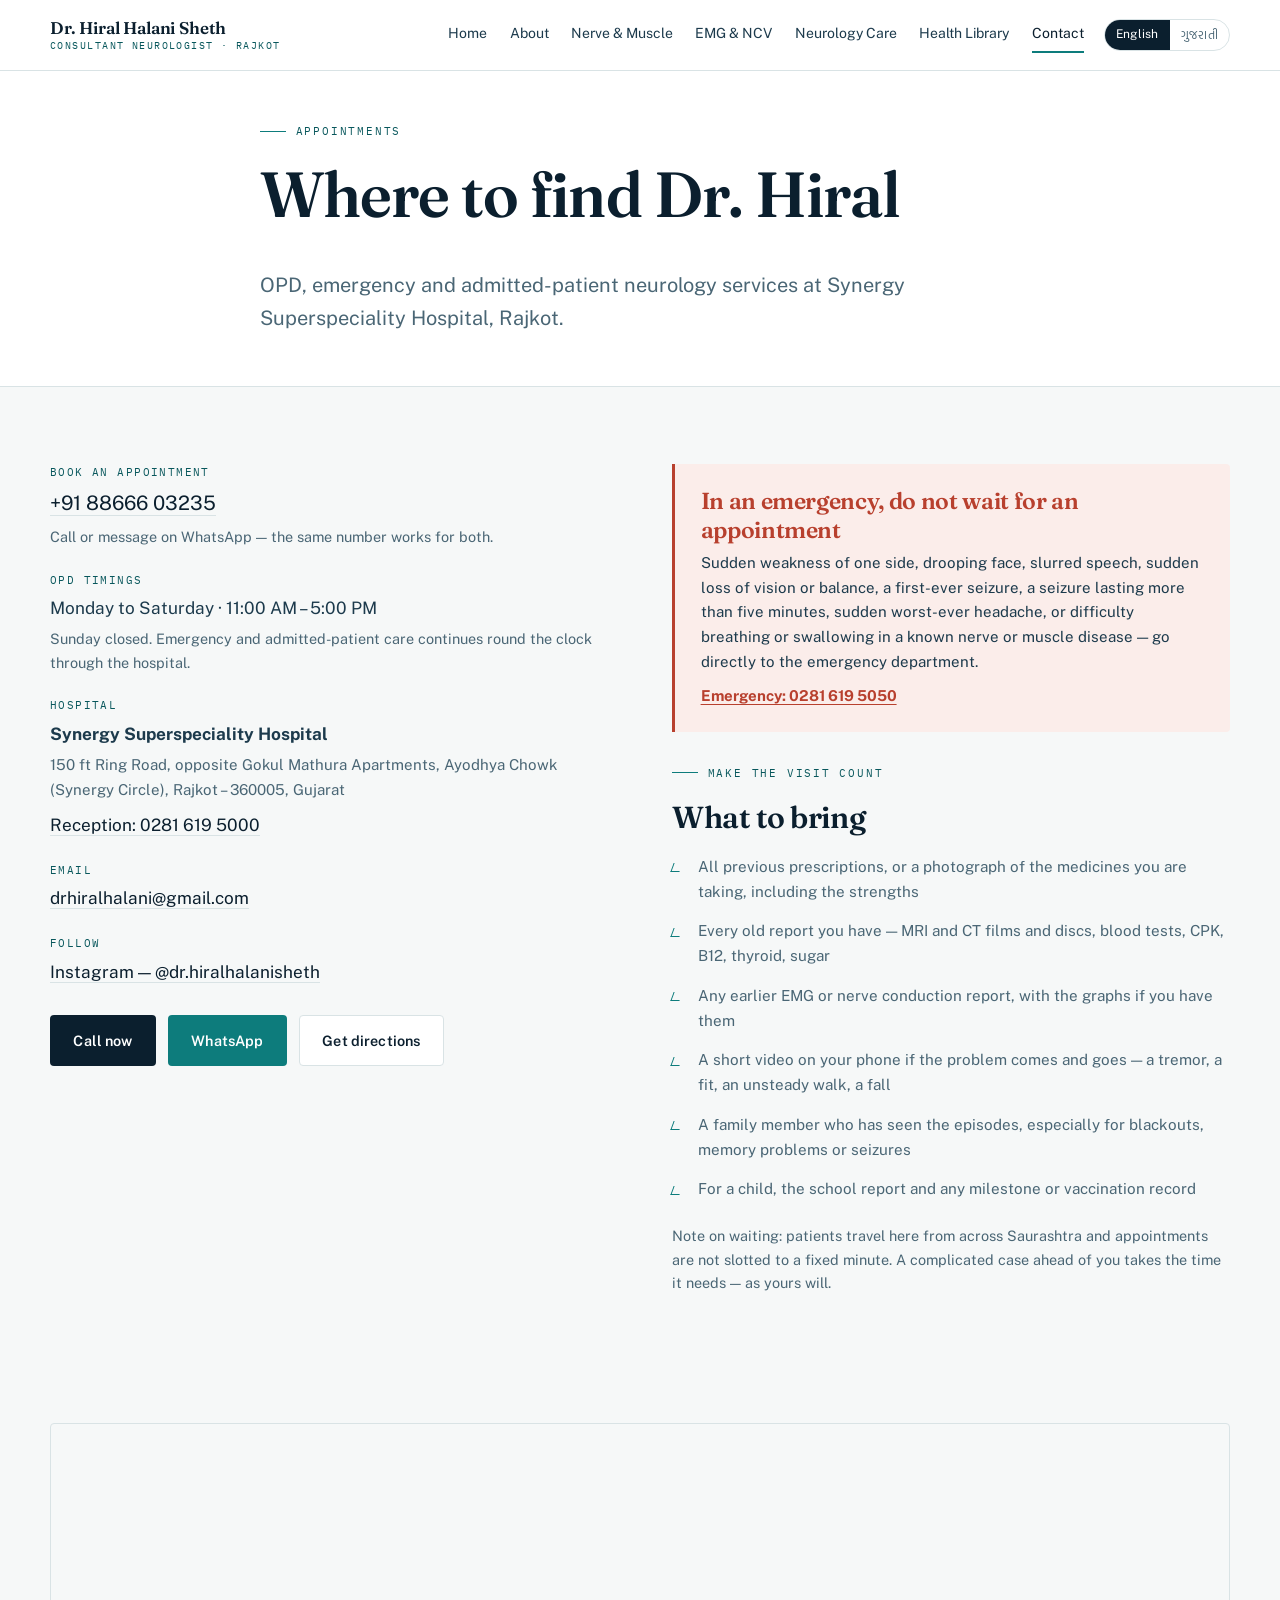
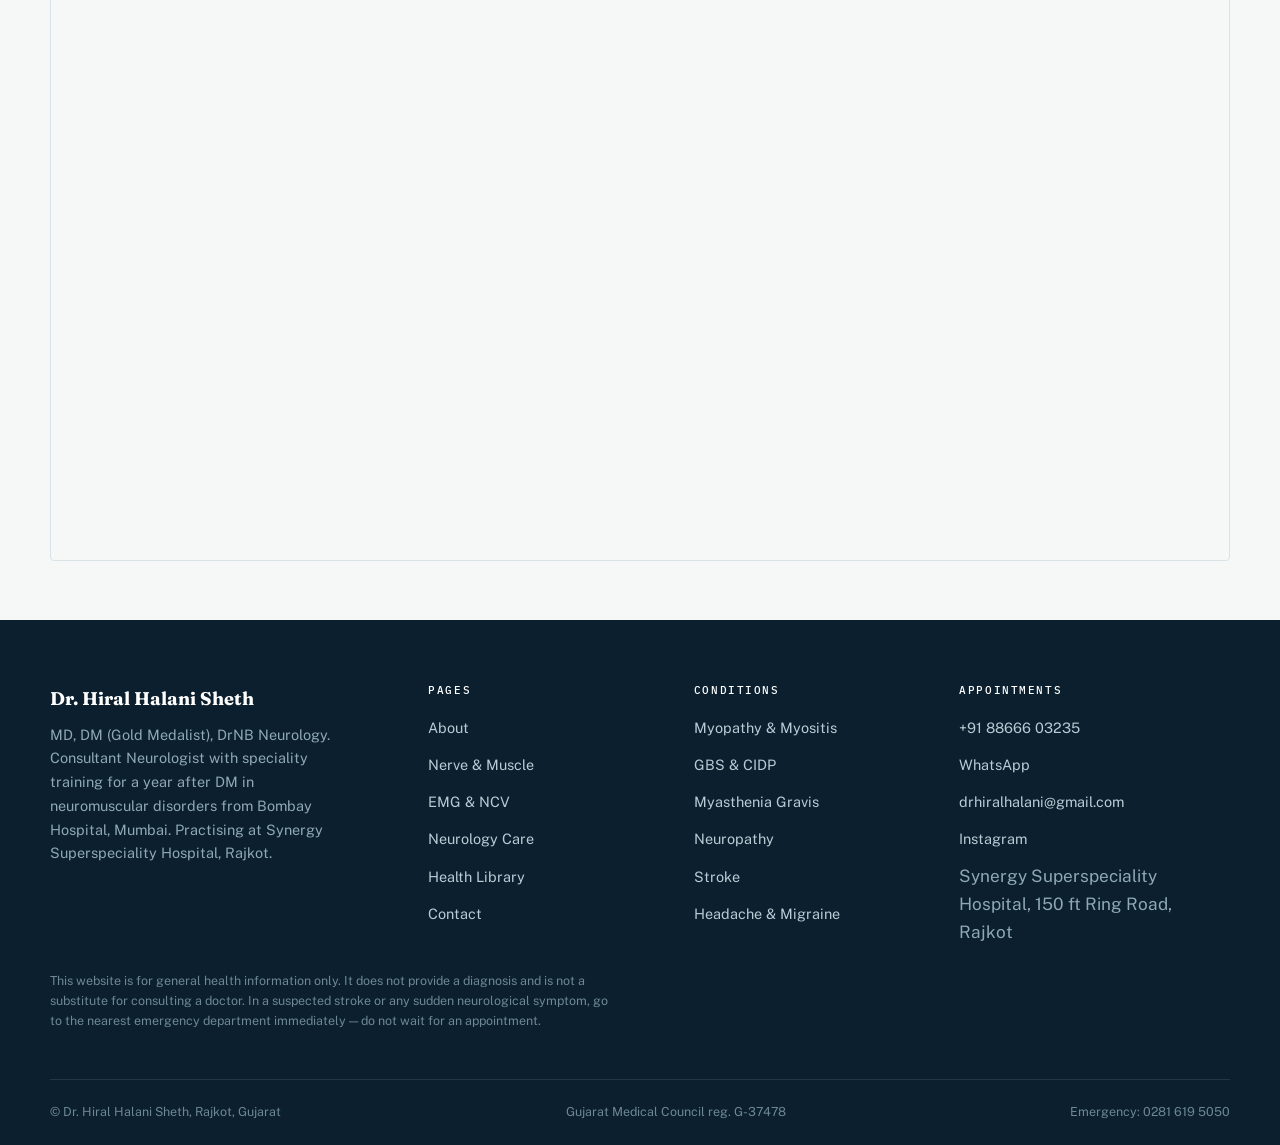
<file: contact.html>
<!DOCTYPE html>
<html lang="en">
<head>
<meta charset="utf-8">
<meta name="viewport" content="width=device-width, initial-scale=1">
<title>Book an Appointment — Neurologist & Neurophysician in Rajkot | Dr. Hiral Halani Sheth</title>
<meta name="description" content="Book an appointment with Dr. Hiral Halani Sheth, consultant neurophysician and neurologist, at Synergy Superspeciality Hospital, 150 ft Ring Road, Rajkot. OPD Monday to Saturday, 11 AM to 5 PM. Appointments: +91 88666 03235.">
<meta name="keywords" content="neurologist in Rajkot, neurophysician in Rajkot, neurologist appointment Rajkot, EMG test Rajkot, NCV test Rajkot, Synergy Superspeciality Hospital, neuromuscular disorder specialist">
<link rel="canonical" href="https://drhiralhalani.com/contact.html">
<meta property="og:title" content="Book an Appointment — Neurologist & Neurophysician in Rajkot | Dr. Hiral Halani Sheth">
<meta property="og:description" content="Book an appointment with Dr. Hiral Halani Sheth, consultant neurophysician and neurologist, at Synergy Superspeciality Hospital, 150 ft Ring Road, Rajkot. OPD Monday to Saturday, 11 AM to 5 PM. Appointments: +91 88666 03235.">
<meta property="og:type" content="website">
<meta property="og:url" content="https://drhiralhalani.com/contact.html">
<meta property="og:image" content="https://drhiralhalani.com/assets/img/dr-hiral-hero.jpg">
<meta name="theme-color" content="#0B1F2E">
<link rel="icon" href="assets/img/favicon.svg" type="image/svg+xml">
<link rel="preconnect" href="https://fonts.googleapis.com">
<link rel="preconnect" href="https://fonts.gstatic.com" crossorigin>
<link href="https://fonts.googleapis.com/css2?family=Fraunces:opsz,wght@9..144,500;9..144,600&family=Public+Sans:wght@400;500;600&family=Hind+Vadodara:wght@400;500;600&family=IBM+Plex+Mono:wght@400;500&display=swap" rel="stylesheet">
<link rel="stylesheet" href="assets/css/style.css">

</head>
<body>
<a class="skip" href="#main" style="position:absolute;left:-9999px">Skip to content</a>
<header class="site-header">
  <div class="wrap header-in">
    <a class="brand" href="index.html">
      <strong>Dr. Hiral Halani Sheth</strong>
      <span data-en="Consultant Neurologist · Rajkot" data-gu="કન્સલ્ટન્ટ ન્યુરોલોજિસ્ટ · રાજકોટ">Consultant Neurologist · Rajkot</span>
    </a>
    <nav class="nav" id="nav">
        <a href="index.html" data-en="Home" data-gu="મુખ્ય પૃષ્ઠ">Home</a>
        <a href="about.html" data-en="About" data-gu="પરિચય">About</a>
        <a href="nerve-muscle.html" data-en="Nerve & Muscle" data-gu="ચેતા અને સ્નાયુ">Nerve & Muscle</a>
        <a href="emg-ncv.html" data-en="EMG & NCV" data-gu="EMG – NCV">EMG & NCV</a>
        <a href="neurology-care.html" data-en="Neurology Care" data-gu="ન્યુરોલોજી સારવાર">Neurology Care</a>
        <a href="health-library.html" data-en="Health Library" data-gu="આરોગ્ય માહિતી">Health Library</a>
        <a href="contact.html" aria-current="page" data-en="Contact" data-gu="સંપર્ક">Contact</a>
    </nav>
    <div class="lang-switch" role="group" aria-label="Language">
      <button type="button" data-lang="en" aria-pressed="true">English</button>
      <button type="button" data-lang="gu" aria-pressed="false">ગુજરાતી</button>
    </div>
    <button class="nav-toggle" type="button" aria-label="Menu" aria-expanded="false" aria-controls="nav">
      <span></span><span></span><span></span>
    </button>
  </div>
</header>
<main id="main">
<section class="sec-tight" style="background:#fff;border-bottom:1px solid var(--line)">
  <div class="wrap narrow">
    <p class="eyebrow" data-en="Appointments" data-gu="એપોઇન્ટમેન્ટ">Appointments</p>
    <h1 data-en="Where to find Dr. Hiral" data-gu="ડૉ. હિરલને ક્યાં મળવું">Where to find Dr. Hiral</h1>
    <p class="lede" data-en="OPD, emergency and admitted-patient neurology services at Synergy Superspeciality Hospital, Rajkot." data-gu="સિનર્જી સુપરસ્પેશ્યાલિટી હોસ્પિટલ, રાજકોટ ખાતે OPD, ઇમરજન્સી અને દાખલ દર્દીઓ માટે ન્યુરોલોજી સેવા.">OPD, emergency and admitted-patient services at Synergy Superspeciality Hospital, Rajkot.</p>
  </div>
</section>

<section>
  <div class="wrap split" style="align-items:start">
    <div class="reveal">
      <ul class="info-list">
        <li>
          <div class="lbl" data-en="Book an appointment" data-gu="એપોઇન્ટમેન્ટ લેવા">Book an appointment</div>
          <p style="font-size:1.25rem;margin-bottom:.35rem"><a href="tel:+918866603235">+91 88666 03235</a></p>
          <p class="muted" style="font-size:.9rem;margin-bottom:0" data-en="Call or message on WhatsApp — the same number works for both." data-gu="કૉલ કરો અથવા વૉટ્સએપ પર સંદેશ મોકલો — બંને માટે આ જ નંબર છે.">Call or message on WhatsApp.</p>
        </li>
        <li>
          <div class="lbl" data-en="OPD timings" data-gu="OPD સમય">OPD timings</div>
          <p style="margin-bottom:.3rem" data-en="Monday to Saturday · 11:00 AM – 5:00 PM" data-gu="સોમવારથી શનિવાર · બપોરે 11:00 થી સાંજે 5:00">Monday to Saturday · 11:00 AM – 5:00 PM</p>
          <p class="muted" style="font-size:.9rem;margin-bottom:0" data-en="Sunday closed. Emergency and admitted-patient care continues round the clock through the hospital." data-gu="રવિવારે બંધ. ઇમરજન્સી અને દાખલ દર્દીઓની સેવા હોસ્પિટલ મારફતે ચોવીસ કલાક ચાલુ રહે છે.">Sunday closed.</p>
        </li>
        <li>
          <div class="lbl" data-en="Hospital" data-gu="હોસ્પિટલ">Hospital</div>
          <p style="margin-bottom:.3rem"><strong data-en="Synergy Superspeciality Hospital" data-gu="સિનર્જી સુપરસ્પેશ્યાલિટી હોસ્પિટલ">Synergy Superspeciality Hospital</strong></p>
          <p class="muted" style="font-size:.94rem;margin-bottom:.5rem" data-en="150 ft Ring Road, opposite Gokul Mathura Apartments, Ayodhya Chowk (Synergy Circle), Rajkot – 360005, Gujarat" data-gu="150 ફૂટ રીંગ રોડ, ગોકુલ મથુરા એપાર્ટમેન્ટ સામે, અયોધ્યા ચોક (સિનર્જી સર્કલ), રાજકોટ – 360005, ગુજરાત">150 ft Ring Road, opposite Gokul Mathura Apartments, Ayodhya Chowk (Synergy Circle), Rajkot – 360005</p>
          <p style="margin-bottom:0"><a href="tel:02816195000" data-en="Reception: 0281 619 5000" data-gu="રિસેપ્શન: 0281 619 5000">Reception: 0281 619 5000</a></p>
        </li>
        <li>
          <div class="lbl" data-en="Email" data-gu="ઈમેલ">Email</div>
          <p style="margin-bottom:0"><a href="mailto:drhiralhalani@gmail.com">drhiralhalani@gmail.com</a></p>
        </li>
        <li>
          <div class="lbl" data-en="Follow" data-gu="ફોલો કરો">Follow</div>
          <p style="margin-bottom:0"><a href="https://www.instagram.com/dr.hiralhalanisheth/?hl=en" target="_blank" rel="noopener">Instagram — @dr.hiralhalanisheth</a></p>
        </li>
      </ul>
      <div class="btn-row">
        <a class="btn btn-primary" href="tel:+918866603235" data-en="Call now" data-gu="હમણાં કૉલ કરો">Call now</a>
        <a class="btn btn-wa" href="https://wa.me/918866603235" data-en="WhatsApp" data-gu="વૉટ્સએપ">WhatsApp</a>
        <a class="btn btn-ghost" href="https://www.google.com/maps/search/?api=1&amp;query=22.3218207%2C70.768818&amp;query_place_id=ChIJrcdsYJ_JWTkRivzYz0-WUoM" target="_blank" rel="noopener" data-en="Get directions" data-gu="રસ્તો જુઓ">Get directions</a>
      </div>
    </div>

    <div class="reveal">
      <div class="alert-strip" style="margin-bottom:2rem">
        <h3 data-en="In an emergency, do not wait for an appointment" data-gu="ઇમરજન્સીમાં એપોઇન્ટમેન્ટની રાહ ન જુઓ">In an emergency, do not wait for an appointment</h3>
        <p data-en="Sudden weakness of one side, drooping face, slurred speech, sudden loss of vision or balance, a first-ever seizure, a seizure lasting more than five minutes, sudden worst-ever headache, or difficulty breathing or swallowing in a known nerve or muscle disease — go directly to the emergency department." data-gu="એક બાજુ અચાનક નબળાઈ, ચહેરો ઢળી પડવો, બોલવામાં લોચા, અચાનક દેખાવાનું કે બેલેન્સ જવું, જીવનમાં પહેલી વાર ખેંચ, પાંચ મિનિટથી વધુ ચાલતી ખેંચ, અચાનક જીવનનો સૌથી તીવ્ર માથાનો દુખાવો, અથવા ચેતા-સ્નાયુના જાણીતા રોગમાં શ્વાસ કે ગળવાની તકલીફ — સીધા ઇમરજન્સી વિભાગમાં પહોંચો.">Go directly to the emergency department.</p>
          <p style="margin-bottom:0"><strong><a href="tel:02816195050" style="color:var(--alert)" data-en="Emergency: 0281 619 5050" data-gu="ઇમરજન્સી: 0281 619 5050">Emergency: 0281 619 5050</a></strong></p>
      </div>

      <p class="eyebrow" data-en="Make the visit count" data-gu="મુલાકાત સાર્થક બનાવો">Make the visit count</p>
      <h2 style="font-size:clamp(1.4rem,1.2rem + 1vw,1.9rem)" data-en="What to bring" data-gu="શું સાથે લાવવું">What to bring</h2>
      <ul class="cond-list">
        <li data-en="All previous prescriptions, or a photograph of the medicines you are taking, including the strengths" data-gu="અગાઉની બધી પ્રિસ્ક્રિપ્શન, અથવા તમે લેતા હો તે દવાઓનો ફોટો — પાવર સહિત">All previous prescriptions or a photograph of your medicines</li>
        <li data-en="Every old report you have — MRI and CT films and discs, blood tests, CPK, B12, thyroid, sugar" data-gu="તમારી પાસેના બધા જૂના રિપોર્ટ — MRI અને CT ની ફિલ્મ તથા ડિસ્ક, લોહીની તપાસ, CPK, B12, થાઇરોઇડ, સુગર">Every old report — MRI and CT films, blood tests</li>
        <li data-en="Any earlier EMG or nerve conduction report, with the graphs if you have them" data-gu="અગાઉનો EMG કે નર્વ કન્ડક્શન રિપોર્ટ, શક્ય હોય તો તેના ગ્રાફ સાથે">Any earlier EMG or nerve conduction report</li>
        <li data-en="A short video on your phone if the problem comes and goes — a tremor, a fit, an unsteady walk, a fall" data-gu="તકલીફ આવતી-જતી હોય તો ફોનમાં ટૂંકો વિડિયો — કંપવો, ખેંચ, અસ્થિર ચાલ, પડી જવું">A short phone video if the problem comes and goes</li>
        <li data-en="A family member who has seen the episodes, especially for blackouts, memory problems or seizures" data-gu="એવા પરિવારજન જેમણે તકલીફ નજરે જોઈ હોય, ખાસ કરીને બેભાન થવું, યાદશક્તિ કે ખેંચના કિસ્સામાં">A family member who has seen the episodes</li>
        <li data-en="For a child, the school report and any milestone or vaccination record" data-gu="બાળક માટે શાળાનો રિપોર્ટ અને વિકાસ કે રસીકરણનું રેકોર્ડ">For a child, the school report and milestone record</li>
      </ul>
      <p class="muted" style="margin-top:1.4rem;font-size:.9rem" data-en="Note on waiting: patients travel here from across Saurashtra and appointments are not slotted to a fixed minute. A complicated case ahead of you takes the time it needs — as yours will." data-gu="રાહ જોવા વિશે: સૌરાષ્ટ્રભરમાંથી દર્દીઓ અહીં આવે છે અને એપોઇન્ટમેન્ટ ચોક્કસ મિનિટે ગોઠવાયેલી હોતી નથી. તમારી પહેલાંનો ગૂંચવણભર્યો કેસ જેટલો સમય માંગે તેટલો લે છે — જેમ તમારો કેસ પણ લેશે.">Patients travel here from across Saurashtra.</p>
    </div>
  </div>
</section>

<section class="sec-tight">
  <div class="wrap">
    <iframe class="map-embed" loading="lazy" referrerpolicy="no-referrer-when-downgrade" title="Map to Synergy Superspeciality Hospital, Rajkot"
      src="https://maps.google.com/maps?q=22.3218207,70.768818&amp;z=16&amp;ie=UTF8&amp;iwloc=&amp;output=embed"></iframe>
  </div>
</section>
</main>
<footer class="site-footer">
  <div class="wrap">
    <div class="footer-grid">
      <div class="footer-brand">
        <strong>Dr. Hiral Halani Sheth</strong>
        <p data-en="MD, DM (Gold Medalist), DrNB Neurology. Consultant Neurologist with speciality training for a year after DM in neuromuscular disorders from Bombay Hospital, Mumbai. Practising at Synergy Superspeciality Hospital, Rajkot." data-gu="MD, DM (ગોલ્ડ મેડલિસ્ટ), DrNB ન્યુરોલોજી. મુંબઈની બોમ્બે હોસ્પિટલમાંથી DM પછી એક વર્ષની ચેતા અને સ્નાયુના રોગોની સ્પેશ્યાલિટી તાલીમ. સિનર્જી સુપરસ્પેશ્યાલિટી હોસ્પિટલ, રાજકોટ ખાતે સેવારત.">MD, DM (Gold Medalist), DrNB Neurology.</p>
      </div>
      <div>
        <h4 data-en="Pages" data-gu="પાનાં">Pages</h4>
        <ul><li><a href="about.html" data-en="About" data-gu="પરિચય">About</a></li><li><a href="nerve-muscle.html" data-en="Nerve & Muscle" data-gu="ચેતા અને સ્નાયુ">Nerve & Muscle</a></li><li><a href="emg-ncv.html" data-en="EMG & NCV" data-gu="EMG – NCV">EMG & NCV</a></li><li><a href="neurology-care.html" data-en="Neurology Care" data-gu="ન્યુરોલોજી સારવાર">Neurology Care</a></li><li><a href="health-library.html" data-en="Health Library" data-gu="આરોગ્ય માહિતી">Health Library</a></li><li><a href="contact.html" data-en="Contact" data-gu="સંપર્ક">Contact</a></li></ul>
      </div>
      <div>
        <h4 data-en="Conditions" data-gu="રોગો">Conditions</h4>
        <ul>
          <li><a href="nerve-muscle.html#myopathy" data-en="Myopathy &amp; Myositis" data-gu="માયોપથી અને માયોસાઇટિસ">Myopathy &amp; Myositis</a></li>
          <li><a href="nerve-muscle.html#gbs" data-en="GBS &amp; CIDP" data-gu="GBS અને CIDP">GBS &amp; CIDP</a></li>
          <li><a href="nerve-muscle.html#mg" data-en="Myasthenia Gravis" data-gu="માયસ્થેનિયા ગ્રેવિસ">Myasthenia Gravis</a></li>
          <li><a href="nerve-muscle.html#neuropathy" data-en="Neuropathy" data-gu="ન્યુરોપથી">Neuropathy</a></li>
          <li><a href="neurology-care.html#stroke" data-en="Stroke" data-gu="લકવો">Stroke</a></li>
          <li><a href="neurology-care.html#headache" data-en="Headache &amp; Migraine" data-gu="માથાનો દુખાવો">Headache &amp; Migraine</a></li>
        </ul>
      </div>
      <div>
        <h4 data-en="Appointments" data-gu="એપોઇન્ટમેન્ટ">Appointments</h4>
        <ul>
          <li><a href="tel:+918866603235">+91 88666 03235</a></li>
          <li><a href="https://wa.me/918866603235" data-en="WhatsApp" data-gu="વૉટ્સએપ">WhatsApp</a></li>
          <li><a href="mailto:drhiralhalani@gmail.com">drhiralhalani@gmail.com</a></li>
          <li><a href="https://www.instagram.com/dr.hiralhalanisheth/?hl=en" target="_blank" rel="noopener">Instagram</a></li>
          <li data-en="Synergy Superspeciality Hospital, 150 ft Ring Road, Rajkot" data-gu="સિનર્જી સુપરસ્પેશ્યાલિટી હોસ્પિટલ, 150 ફૂટ રીંગ રોડ, રાજકોટ">Synergy Superspeciality Hospital, 150 ft Ring Road, Rajkot</li>
        </ul>
      </div>
    </div>
    <p class="disclaimer" data-en="This website is for general health information only. It does not provide a diagnosis and is not a substitute for consulting a doctor. In a suspected stroke or any sudden neurological symptom, go to the nearest emergency department immediately — do not wait for an appointment." data-gu="આ વેબસાઇટ પરની માહિતી ફક્ત સામાન્ય જાણકારી માટે છે. તે નિદાન નથી અને ડૉક્ટરની સલાહનો વિકલ્પ નથી. લકવાની શંકા હોય કે અચાનક કોઈ ન્યુરોલોજિકલ તકલીફ થાય, તો એપોઇન્ટમેન્ટની રાહ જોયા વગર તાત્કાલિક નજીકના ઇમરજન્સી વિભાગમાં પહોંચો.">Disclaimer</p>
    <div class="footer-bottom">
      <span data-en="© Dr. Hiral Halani Sheth, Rajkot, Gujarat" data-gu="© ડૉ. હિરલ હાલાણી શેઠ, રાજકોટ, ગુજરાત">© Dr. Hiral Halani Sheth, Rajkot, Gujarat</span>
      <span data-en="Gujarat Medical Council reg. G-37478" data-gu="ગુજરાત મેડિકલ કાઉન્સિલ નોંધણી G-37478">Gujarat Medical Council reg. G-37478</span>
      <span data-en="Emergency: 0281 619 5050" data-gu="ઇમરજન્સી: 0281 619 5050">Emergency: 0281 619 5050</span>
    </div>
  </div>
</footer>
<script src="assets/js/site.js"></script>
</body>
</html>
</file>
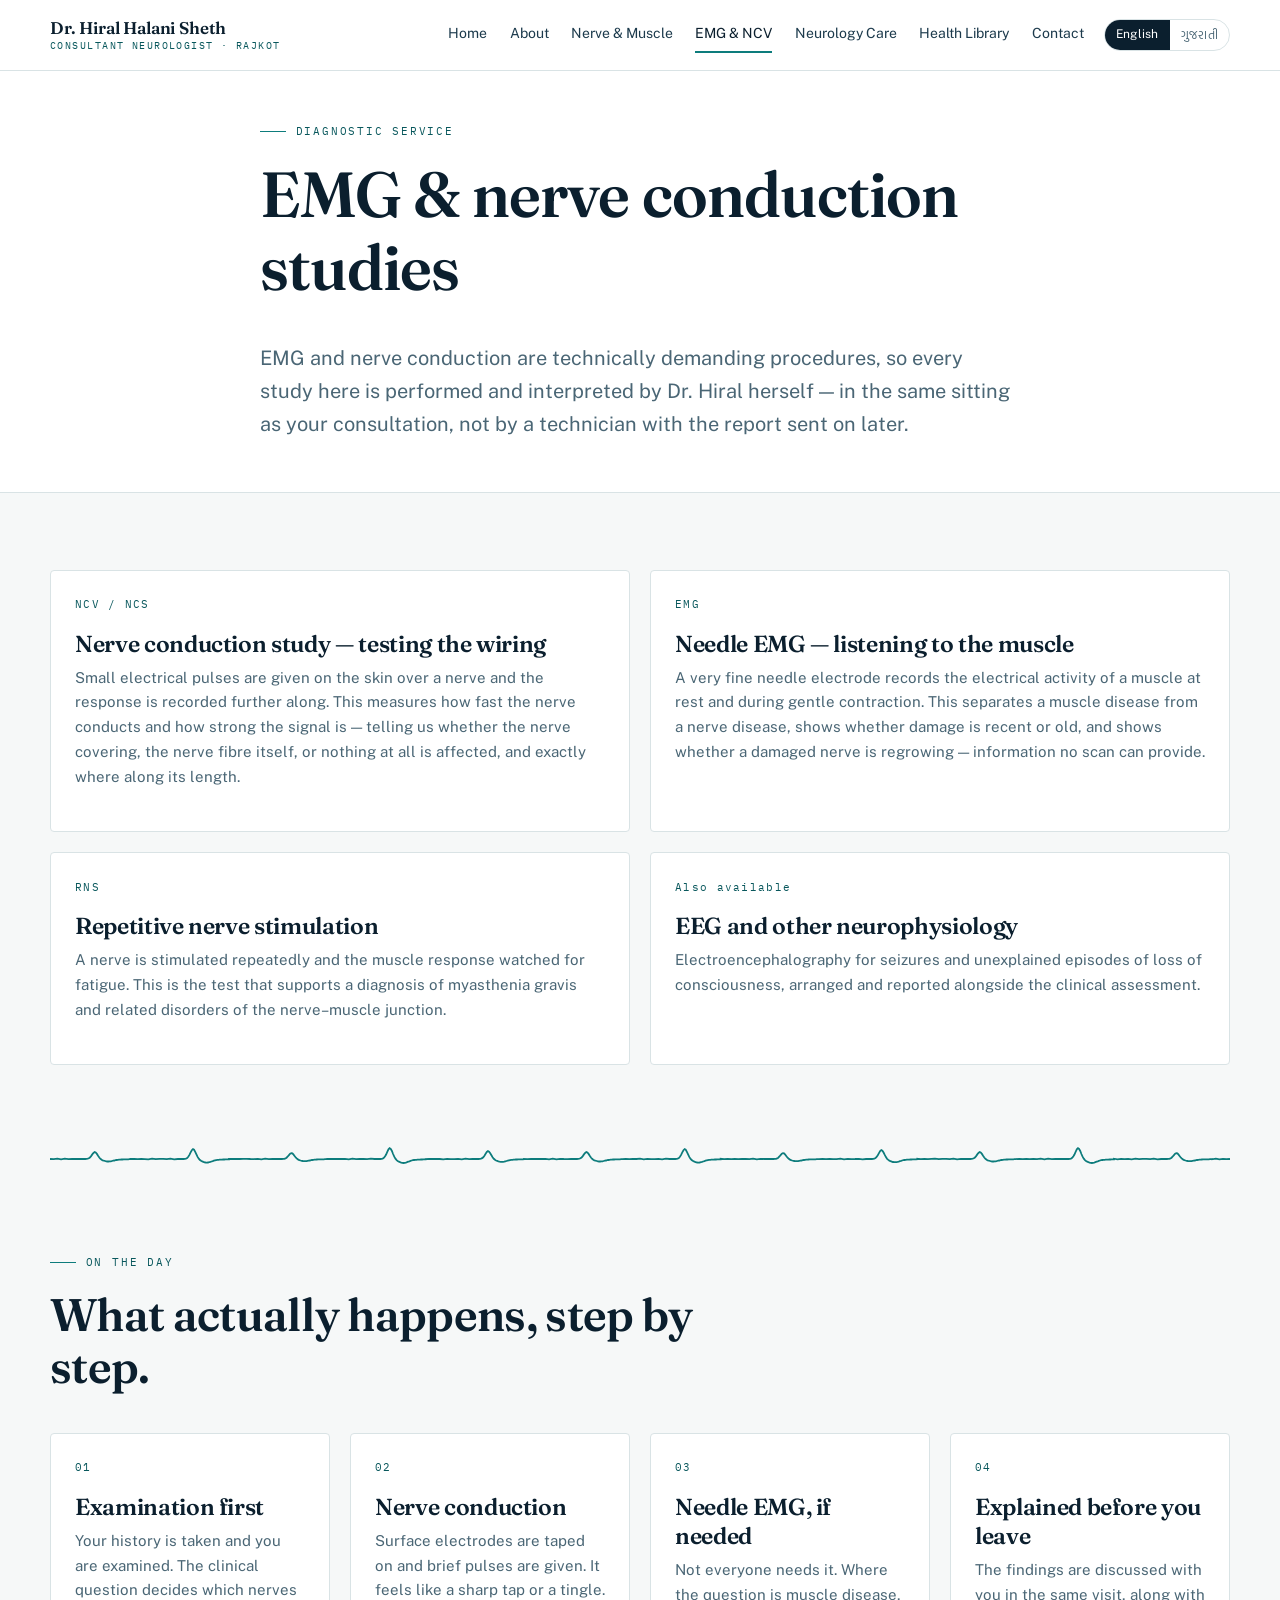
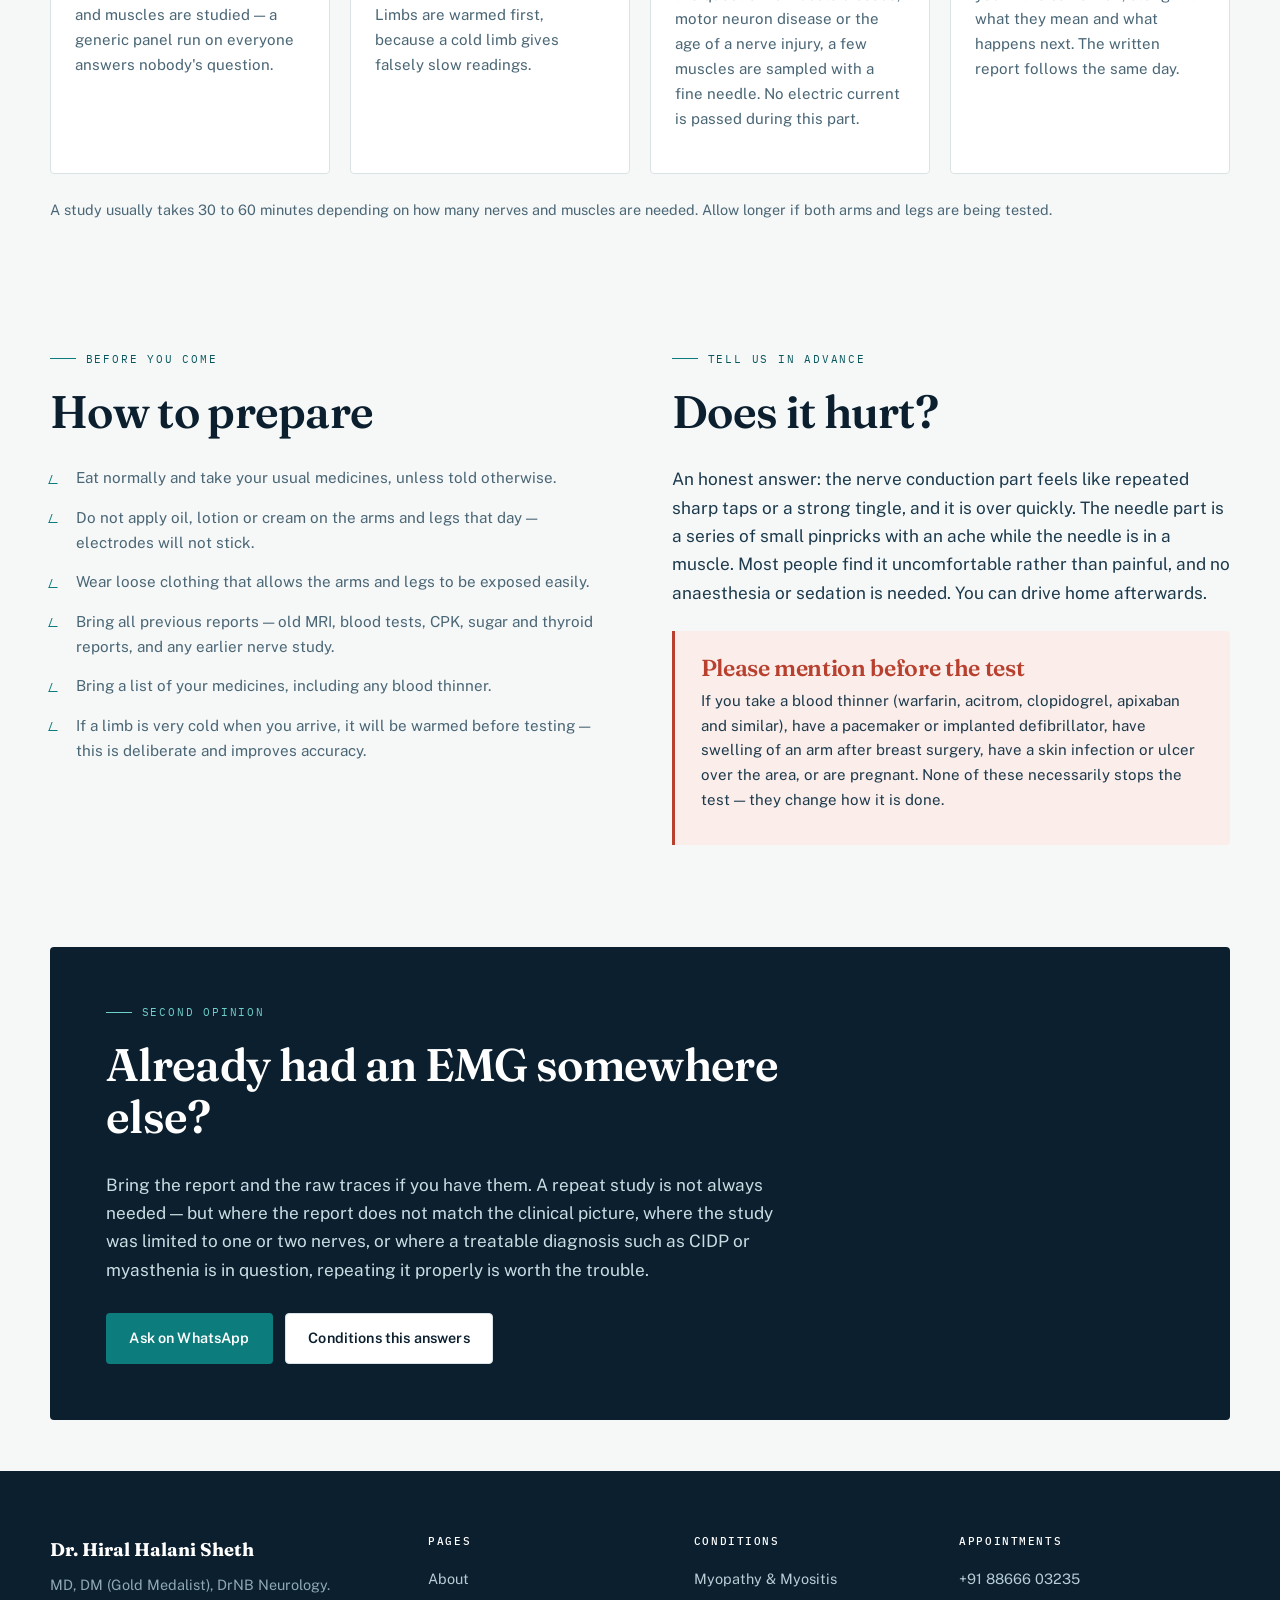
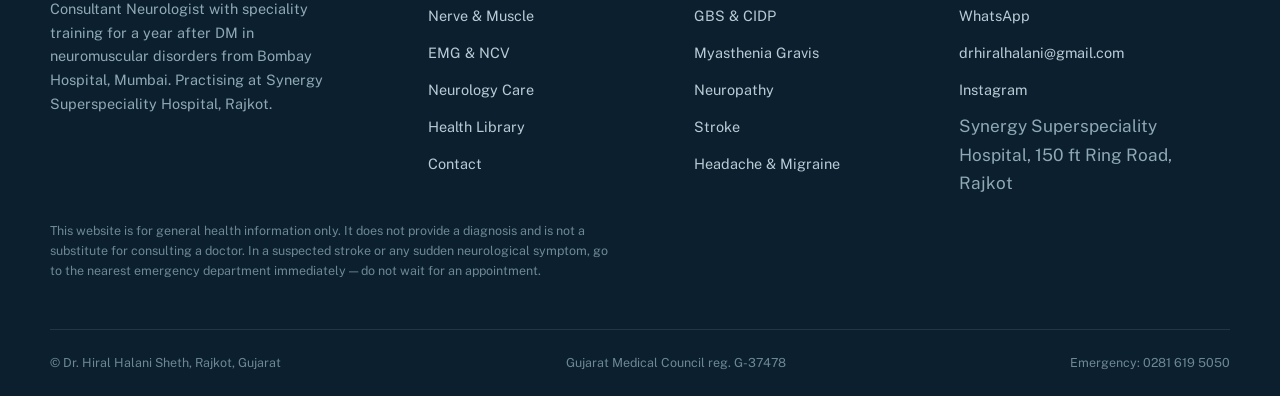
<file: emg-ncv.html>
<!DOCTYPE html>
<html lang="en">
<head>
<meta charset="utf-8">
<meta name="viewport" content="width=device-width, initial-scale=1">
<title>EMG & NCV Test in Rajkot — Performed by the Neurophysician | Dr. Hiral Halani Sheth</title>
<meta name="description" content="Nerve conduction study (NCV), needle EMG, repetitive nerve stimulation and EEG in Rajkot — performed and interpreted personally by Dr. Hiral Halani Sheth, consultant neurophysician, at Synergy Superspeciality Hospital. How to prepare, what it feels like, and what the test can answer.">
<meta name="keywords" content="EMG, NCV, EMG test Rajkot, NCV test Rajkot, nerve conduction test, nerve conduction velocity, electromyography, repetitive nerve stimulation, EEG, neurophysician, neuromuscular disorder specialist, neuropathy, myopathy, myasthenia gravis">
<link rel="canonical" href="https://drhiralhalani.com/emg-ncv.html">
<meta property="og:title" content="EMG & NCV Test in Rajkot — Performed by the Neurophysician | Dr. Hiral Halani Sheth">
<meta property="og:description" content="Nerve conduction study (NCV), needle EMG, repetitive nerve stimulation and EEG in Rajkot — performed and interpreted personally by Dr. Hiral Halani Sheth, consultant neurophysician, at Synergy Superspeciality Hospital. How to prepare, what it feels like, and what the test can answer.">
<meta property="og:type" content="website">
<meta property="og:url" content="https://drhiralhalani.com/emg-ncv.html">
<meta property="og:image" content="https://drhiralhalani.com/assets/img/dr-hiral-hero.jpg">
<meta name="theme-color" content="#0B1F2E">
<link rel="icon" href="assets/img/favicon.svg" type="image/svg+xml">
<link rel="preconnect" href="https://fonts.googleapis.com">
<link rel="preconnect" href="https://fonts.gstatic.com" crossorigin>
<link href="https://fonts.googleapis.com/css2?family=Fraunces:opsz,wght@9..144,500;9..144,600&family=Public+Sans:wght@400;500;600&family=Hind+Vadodara:wght@400;500;600&family=IBM+Plex+Mono:wght@400;500&display=swap" rel="stylesheet">
<link rel="stylesheet" href="assets/css/style.css">

</head>
<body>
<a class="skip" href="#main" style="position:absolute;left:-9999px">Skip to content</a>
<header class="site-header">
  <div class="wrap header-in">
    <a class="brand" href="index.html">
      <strong>Dr. Hiral Halani Sheth</strong>
      <span data-en="Consultant Neurologist · Rajkot" data-gu="કન્સલ્ટન્ટ ન્યુરોલોજિસ્ટ · રાજકોટ">Consultant Neurologist · Rajkot</span>
    </a>
    <nav class="nav" id="nav">
        <a href="index.html" data-en="Home" data-gu="મુખ્ય પૃષ્ઠ">Home</a>
        <a href="about.html" data-en="About" data-gu="પરિચય">About</a>
        <a href="nerve-muscle.html" data-en="Nerve & Muscle" data-gu="ચેતા અને સ્નાયુ">Nerve & Muscle</a>
        <a href="emg-ncv.html" aria-current="page" data-en="EMG & NCV" data-gu="EMG – NCV">EMG & NCV</a>
        <a href="neurology-care.html" data-en="Neurology Care" data-gu="ન્યુરોલોજી સારવાર">Neurology Care</a>
        <a href="health-library.html" data-en="Health Library" data-gu="આરોગ્ય માહિતી">Health Library</a>
        <a href="contact.html" data-en="Contact" data-gu="સંપર્ક">Contact</a>
    </nav>
    <div class="lang-switch" role="group" aria-label="Language">
      <button type="button" data-lang="en" aria-pressed="true">English</button>
      <button type="button" data-lang="gu" aria-pressed="false">ગુજરાતી</button>
    </div>
    <button class="nav-toggle" type="button" aria-label="Menu" aria-expanded="false" aria-controls="nav">
      <span></span><span></span><span></span>
    </button>
  </div>
</header>
<main id="main">
<section class="sec-tight" style="background:#fff;border-bottom:1px solid var(--line)">
  <div class="wrap narrow">
    <p class="eyebrow" data-en="Diagnostic service" data-gu="નિદાન સેવા">Diagnostic service</p>
    <h1 data-en="EMG &amp; nerve conduction studies" data-gu="EMG અને નર્વ કન્ડક્શન તપાસ">EMG &amp; nerve conduction studies</h1>
    <p class="lede" data-en="EMG and nerve conduction are technically demanding procedures, so every study here is performed and interpreted by Dr. Hiral herself — in the same sitting as your consultation, not by a technician with the report sent on later." data-gu="EMG અને નર્વ કન્ડક્શન તકનીકી રીતે ખૂબ કૌશલ્ય માંગતી તપાસ છે, તેથી અહીં દરેક તપાસ ડૉ. હિરલ પોતે કરે છે અને પોતે જ તેનું અર્થઘટન કરે છે — તમારી તપાસની એ જ બેઠકમાં, ટેકનિશિયન કરે અને પછી રિપોર્ટ મોકલવામાં આવે તેવું નહીં.">Performed and reported by Dr. Hiral herself, in the same sitting.</p>
  </div>
</section>

<section>
  <div class="wrap">
    <div class="grid g2 reveal">
      <div class="card">
        <span class="num">NCV / NCS</span>
        <h3 data-en="Nerve conduction study — testing the wiring" data-gu="નર્વ કન્ડક્શન સ્ટડી — ચેતાના વાયરિંગની તપાસ">Nerve conduction study — testing the wiring</h3>
        <p data-en="Small electrical pulses are given on the skin over a nerve and the response is recorded further along. This measures how fast the nerve conducts and how strong the signal is — telling us whether the nerve covering, the nerve fibre itself, or nothing at all is affected, and exactly where along its length." data-gu="ચેતા પરની ચામડી પર નાના વીજ-આંચકા આપીને આગળના ભાગે તેનો પ્રતિભાવ નોંધવામાં આવે છે. આનાથી ચેતા કેટલી ઝડપે સંદેશો પહોંચાડે છે અને સંકેત કેટલો મજબૂત છે તે માપી શકાય — જેનાથી ખબર પડે કે ચેતાનું આવરણ બગડ્યું છે, ચેતાનો તંતુ પોતે, કે કંઈ જ નહીં, અને ચેતાની લંબાઈમાં બરાબર ક્યાં.">Small electrical pulses measure how fast and how strongly a nerve conducts.</p>
      </div>
      <div class="card">
        <span class="num">EMG</span>
        <h3 data-en="Needle EMG — listening to the muscle" data-gu="નીડલ EMG — સ્નાયુનો અવાજ સાંભળવો">Needle EMG — listening to the muscle</h3>
        <p data-en="A very fine needle electrode records the electrical activity of a muscle at rest and during gentle contraction. This separates a muscle disease from a nerve disease, shows whether damage is recent or old, and shows whether a damaged nerve is regrowing — information no scan can provide." data-gu="ખૂબ પાતળી સોય જેવા ઇલેક્ટ્રોડ વડે સ્નાયુની આરામની સ્થિતિમાં અને હળવા સંકોચન વખતની વીજ-પ્રવૃત્તિ નોંધવામાં આવે છે. આનાથી સ્નાયુનો રોગ છે કે ચેતાનો તે અલગ પડે છે, નુકસાન નવું છે કે જૂનું તે જણાય છે, અને બગડેલી ચેતા ફરી વધી રહી છે કે નહીં તે દેખાય છે — આવી માહિતી કોઈ સ્કેનમાં મળતી નથી.">A fine needle electrode records the electrical activity of the muscle.</p>
      </div>
      <div class="card">
        <span class="num">RNS</span>
        <h3 data-en="Repetitive nerve stimulation" data-gu="રિપિટિટિવ નર્વ સ્ટિમ્યુલેશન">Repetitive nerve stimulation</h3>
        <p data-en="A nerve is stimulated repeatedly and the muscle response watched for fatigue. This is the test that supports a diagnosis of myasthenia gravis and related disorders of the nerve–muscle junction." data-gu="એક જ ચેતાને વારંવાર ઉત્તેજિત કરીને સ્નાયુનો પ્રતિભાવ થાકે છે કે નહીં તે જોવામાં આવે છે. માયસ્થેનિયા ગ્રેવિસ અને ચેતા–સ્નાયુ સંધિના રોગોના નિદાનમાં આ તપાસ મદદ કરે છે.">Supports the diagnosis of myasthenia gravis.</p>
      </div>
      <div class="card">
        <span class="num" data-en="Also available" data-gu="આ પણ ઉપલબ્ધ">Also available</span>
        <h3 data-en="EEG and other neurophysiology" data-gu="EEG અને અન્ય ન્યુરોફિઝિયોલોજી">EEG and other neurophysiology</h3>
        <p data-en="Electroencephalography for seizures and unexplained episodes of loss of consciousness, arranged and reported alongside the clinical assessment." data-gu="ખેંચ, વાઈ અને બેભાન થવાના અસ્પષ્ટ બનાવો માટે EEG તપાસ, ક્લિનિકલ તપાસ સાથે જ ગોઠવીને રિપોર્ટ કરવામાં આવે છે.">EEG for seizures and unexplained loss of consciousness.</p>
      </div>
    </div>
  </div>
</section>

<div class="wrap"><svg class="trace-rule" data-trace="rule" viewBox="0 0 1200 34" preserveAspectRatio="none" aria-hidden="true"><path class="live" d=""></path></svg></div>

<section>
  <div class="wrap">
    <p class="eyebrow reveal" data-en="On the day" data-gu="તપાસના દિવસે">On the day</p>
    <h2 class="reveal" style="max-width:22ch" data-en="What actually happens, step by step." data-gu="ખરેખર શું થાય છે, ક્રમશઃ.">What actually happens, step by step.</h2>
    <div class="grid g4 reveal" style="margin-top:2.5rem">
      <div class="card">
        <span class="num">01</span>
        <h3 data-en="Examination first" data-gu="પહેલાં તપાસ">Examination first</h3>
        <p data-en="Your history is taken and you are examined. The clinical question decides which nerves and muscles are studied — a generic panel run on everyone answers nobody's question." data-gu="પહેલાં તમારો ઇતિહાસ લેવાય છે અને શારીરિક તપાસ થાય છે. ક્લિનિકલ પ્રશ્ન નક્કી કરે છે કે કઈ ચેતા અને કયા સ્નાયુની તપાસ કરવી — બધા દર્દી પર એકસરખી ચાલતી તપાસ કોઈનો સાચો જવાબ આપતી નથી.">Your history is taken and you are examined first.</p>
      </div>
      <div class="card">
        <span class="num">02</span>
        <h3 data-en="Nerve conduction" data-gu="નર્વ કન્ડક્શન">Nerve conduction</h3>
        <p data-en="Surface electrodes are taped on and brief pulses are given. It feels like a sharp tap or a tingle. Limbs are warmed first, because a cold limb gives falsely slow readings." data-gu="ચામડી પર ઇલેક્ટ્રોડ ચોંટાડીને ટૂંકા વીજ-આંચકા આપવામાં આવે છે. ઝણઝણાટી કે હળવો ટચકો લાગે તેવું લાગે છે. પહેલાં હાથ-પગ ગરમ કરવામાં આવે છે, કારણ કે ઠંડા અંગમાં રીડિંગ ખોટી રીતે ધીમાં આવે છે.">Surface electrodes and brief pulses; limbs are warmed first.</p>
      </div>
      <div class="card">
        <span class="num">03</span>
        <h3 data-en="Needle EMG, if needed" data-gu="જરૂર પડ્યે નીડલ EMG">Needle EMG, if needed</h3>
        <p data-en="Not everyone needs it. Where the question is muscle disease, motor neuron disease or the age of a nerve injury, a few muscles are sampled with a fine needle. No electric current is passed during this part." data-gu="દરેક દર્દીને આની જરૂર હોતી નથી. જ્યાં પ્રશ્ન સ્નાયુના રોગ, મોટર ન્યુરોન ડિસીઝ કે ચેતાની ઈજા કેટલી જૂની છે તેનો હોય, ત્યાં થોડા સ્નાયુમાં પાતળી સોય મૂકીને તપાસ થાય છે. આ ભાગમાં કોઈ વીજપ્રવાહ આપવામાં આવતો નથી.">A few muscles are sampled with a fine needle where needed.</p>
      </div>
      <div class="card">
        <span class="num">04</span>
        <h3 data-en="Explained before you leave" data-gu="જતાં પહેલાં સમજાવવામાં આવે">Explained before you leave</h3>
        <p data-en="The findings are discussed with you in the same visit, along with what they mean and what happens next. The written report follows the same day." data-gu="એ જ મુલાકાતમાં તારણો તમારી સાથે ચર્ચવામાં આવે છે — તેનો અર્થ શું અને હવે આગળ શું. લેખિત રિપોર્ટ એ જ દિવસે મળે છે.">Findings are discussed with you in the same visit.</p>
      </div>
    </div>
    <p class="muted reveal" style="margin-top:1.5rem;font-size:.9rem" data-en="A study usually takes 30 to 60 minutes depending on how many nerves and muscles are needed. Allow longer if both arms and legs are being tested." data-gu="કેટલી ચેતા અને સ્નાયુની તપાસ કરવાની છે તેના આધારે સામાન્ય રીતે 30 થી 60 મિનિટ લાગે છે. બંને હાથ અને પગની તપાસ હોય તો વધુ સમય રાખવો.">A study usually takes 30 to 60 minutes.</p>
  </div>
</section>

<section class="sec-tight">
  <div class="wrap split" style="align-items:start">
    <div class="reveal">
      <p class="eyebrow" data-en="Before you come" data-gu="આવતાં પહેલાં">Before you come</p>
      <h2 data-en="How to prepare" data-gu="તૈયારી કેવી રીતે કરવી">How to prepare</h2>
      <ul class="cond-list">
        <li data-en="Eat normally and take your usual medicines, unless told otherwise." data-gu="સામાન્ય રીતે જમો અને તમારી રોજિંદી દવાઓ લો, સિવાય કે અલગ સૂચના આપી હોય.">Eat normally and take your usual medicines.</li>
        <li data-en="Do not apply oil, lotion or cream on the arms and legs that day — electrodes will not stick." data-gu="તે દિવસે હાથ-પગ પર તેલ, લોશન કે ક્રીમ ન લગાવો — ઇલેક્ટ્રોડ ચોંટશે નહીં.">Do not apply oil, lotion or cream on the arms and legs.</li>
        <li data-en="Wear loose clothing that allows the arms and legs to be exposed easily." data-gu="ઢીલાં કપડાં પહેરો જેથી હાથ અને પગ સહેલાઈથી ખુલ્લા કરી શકાય.">Wear loose clothing.</li>
        <li data-en="Bring all previous reports — old MRI, blood tests, CPK, sugar and thyroid reports, and any earlier nerve study." data-gu="અગાઉના બધા રિપોર્ટ સાથે લાવો — જૂનો MRI, લોહીની તપાસ, CPK, સુગર અને થાઇરોઇડના રિપોર્ટ, અને પહેલાં કરેલી ચેતાની તપાસ.">Bring all previous reports.</li>
        <li data-en="Bring a list of your medicines, including any blood thinner." data-gu="તમારી દવાઓની યાદી લાવો, ખાસ કરીને લોહી પાતળું કરવાની દવા હોય તો.">Bring a list of your medicines.</li>
        <li data-en="If a limb is very cold when you arrive, it will be warmed before testing — this is deliberate and improves accuracy." data-gu="આવો ત્યારે હાથ-પગ ખૂબ ઠંડા હોય તો તપાસ પહેલાં ગરમ કરવામાં આવશે — આ ઇરાદાપૂર્વક કરાય છે અને પરિણામ વધુ સાચું બનાવે છે.">Cold limbs are warmed before testing.</li>
      </ul>
    </div>
    <div class="reveal">
      <p class="eyebrow" data-en="Tell us in advance" data-gu="અગાઉથી જણાવો">Tell us in advance</p>
      <h2 data-en="Does it hurt?" data-gu="શું દુખે છે?">Does it hurt?</h2>
      <p data-en="An honest answer: the nerve conduction part feels like repeated sharp taps or a strong tingle, and it is over quickly. The needle part is a series of small pinpricks with an ache while the needle is in a muscle. Most people find it uncomfortable rather than painful, and no anaesthesia or sedation is needed. You can drive home afterwards." data-gu="પ્રામાણિક જવાબ: નર્વ કન્ડક્શનવાળા ભાગમાં વારંવાર ટચકા કે તીવ્ર ઝણઝણાટી જેવું લાગે છે અને તે ઝડપથી પતી જાય છે. સોયવાળા ભાગમાં નાની ટાંકણી ભોંકાય તેવું અને સ્નાયુમાં સોય હોય ત્યાં સુધી હળવો દુખાવો લાગે છે. મોટા ભાગના લોકોને આ દુખાવા કરતાં અગવડ જેવું લાગે છે. બેભાન કરવાની કે ઘેન આપવાની જરૂર પડતી નથી, અને તપાસ પછી તમે જાતે વાહન ચલાવીને ઘરે જઈ શકો છો.">An honest answer about what the test feels like.</p>
      <div class="alert-strip" style="margin-top:1.5rem">
        <h3 data-en="Please mention before the test" data-gu="તપાસ પહેલાં આટલું જરૂર જણાવો">Please mention before the test</h3>
        <p data-en="If you take a blood thinner (warfarin, acitrom, clopidogrel, apixaban and similar), have a pacemaker or implanted defibrillator, have swelling of an arm after breast surgery, have a skin infection or ulcer over the area, or are pregnant. None of these necessarily stops the test — they change how it is done." data-gu="જો તમે લોહી પાતળું કરવાની દવા (વોરફેરિન, એસિટ્રોમ, ક્લોપિડોગ્રેલ, એપિક્સાબાન વગેરે) લેતા હો, પેસમેકર કે ઇમ્પ્લાન્ટેડ ડિફિબ્રિલેટર હોય, સ્તનના ઓપરેશન પછી હાથમાં સોજો રહેતો હોય, તપાસવાના ભાગ પર ચેપ કે ચાંદું હોય, અથવા ગર્ભાવસ્થા હોય. આમાંનું કંઈ પણ તપાસ અટકાવતું નથી — પણ તપાસ કઈ રીતે કરવી તે બદલે છે.">Tell us about blood thinners, pacemakers, limb swelling, skin infection or pregnancy.</p>
      </div>
    </div>
  </div>
</section>

<section class="sec-tight">
  <div class="wrap">
    <div class="statement reveal">
      <p class="eyebrow" data-en="Second opinion" data-gu="બીજો અભિપ્રાય">Second opinion</p>
      <h2 style="max-width:26ch" data-en="Already had an EMG somewhere else?" data-gu="બીજે ક્યાંક EMG કરાવેલો છે?">Already had an EMG somewhere else?</h2>
      <p style="max-width:62ch" data-en="Bring the report and the raw traces if you have them. A repeat study is not always needed — but where the report does not match the clinical picture, where the study was limited to one or two nerves, or where a treatable diagnosis such as CIDP or myasthenia is in question, repeating it properly is worth the trouble." data-gu="રિપોર્ટ અને શક્ય હોય તો તેના મૂળ ગ્રાફ સાથે લાવો. હંમેશા ફરી તપાસ કરવાની જરૂર હોતી નથી — પણ જ્યાં રિપોર્ટ દર્દીની હાલત સાથે મેળ ખાતો ન હોય, જ્યાં તપાસ ફક્ત એક-બે ચેતા પૂરતી મર્યાદિત હોય, અથવા જ્યાં CIDP કે માયસ્થેનિયા જેવા મટી શકે તેવા નિદાનનો પ્રશ્ન હોય, ત્યાં તપાસ યોગ્ય રીતે ફરી કરાવવી ફાયદાકારક છે.">Bring the report and the raw traces if you have them.</p>
      <div class="btn-row">
        <a class="btn btn-wa" href="https://wa.me/918866603235" data-en="Ask on WhatsApp" data-gu="વૉટ્સએપ પર પૂછો">Ask on WhatsApp</a>
        <a class="btn btn-ghost" href="nerve-muscle.html" data-en="Conditions this answers" data-gu="આ તપાસ કયા રોગોમાં કામ લાગે">Conditions this answers</a>
      </div>
    </div>
  </div>
</section>
</main>
<footer class="site-footer">
  <div class="wrap">
    <div class="footer-grid">
      <div class="footer-brand">
        <strong>Dr. Hiral Halani Sheth</strong>
        <p data-en="MD, DM (Gold Medalist), DrNB Neurology. Consultant Neurologist with speciality training for a year after DM in neuromuscular disorders from Bombay Hospital, Mumbai. Practising at Synergy Superspeciality Hospital, Rajkot." data-gu="MD, DM (ગોલ્ડ મેડલિસ્ટ), DrNB ન્યુરોલોજી. મુંબઈની બોમ્બે હોસ્પિટલમાંથી DM પછી એક વર્ષની ચેતા અને સ્નાયુના રોગોની સ્પેશ્યાલિટી તાલીમ. સિનર્જી સુપરસ્પેશ્યાલિટી હોસ્પિટલ, રાજકોટ ખાતે સેવારત.">MD, DM (Gold Medalist), DrNB Neurology.</p>
      </div>
      <div>
        <h4 data-en="Pages" data-gu="પાનાં">Pages</h4>
        <ul><li><a href="about.html" data-en="About" data-gu="પરિચય">About</a></li><li><a href="nerve-muscle.html" data-en="Nerve & Muscle" data-gu="ચેતા અને સ્નાયુ">Nerve & Muscle</a></li><li><a href="emg-ncv.html" data-en="EMG & NCV" data-gu="EMG – NCV">EMG & NCV</a></li><li><a href="neurology-care.html" data-en="Neurology Care" data-gu="ન્યુરોલોજી સારવાર">Neurology Care</a></li><li><a href="health-library.html" data-en="Health Library" data-gu="આરોગ્ય માહિતી">Health Library</a></li><li><a href="contact.html" data-en="Contact" data-gu="સંપર્ક">Contact</a></li></ul>
      </div>
      <div>
        <h4 data-en="Conditions" data-gu="રોગો">Conditions</h4>
        <ul>
          <li><a href="nerve-muscle.html#myopathy" data-en="Myopathy &amp; Myositis" data-gu="માયોપથી અને માયોસાઇટિસ">Myopathy &amp; Myositis</a></li>
          <li><a href="nerve-muscle.html#gbs" data-en="GBS &amp; CIDP" data-gu="GBS અને CIDP">GBS &amp; CIDP</a></li>
          <li><a href="nerve-muscle.html#mg" data-en="Myasthenia Gravis" data-gu="માયસ્થેનિયા ગ્રેવિસ">Myasthenia Gravis</a></li>
          <li><a href="nerve-muscle.html#neuropathy" data-en="Neuropathy" data-gu="ન્યુરોપથી">Neuropathy</a></li>
          <li><a href="neurology-care.html#stroke" data-en="Stroke" data-gu="લકવો">Stroke</a></li>
          <li><a href="neurology-care.html#headache" data-en="Headache &amp; Migraine" data-gu="માથાનો દુખાવો">Headache &amp; Migraine</a></li>
        </ul>
      </div>
      <div>
        <h4 data-en="Appointments" data-gu="એપોઇન્ટમેન્ટ">Appointments</h4>
        <ul>
          <li><a href="tel:+918866603235">+91 88666 03235</a></li>
          <li><a href="https://wa.me/918866603235" data-en="WhatsApp" data-gu="વૉટ્સએપ">WhatsApp</a></li>
          <li><a href="mailto:drhiralhalani@gmail.com">drhiralhalani@gmail.com</a></li>
          <li><a href="https://www.instagram.com/dr.hiralhalanisheth/?hl=en" target="_blank" rel="noopener">Instagram</a></li>
          <li data-en="Synergy Superspeciality Hospital, 150 ft Ring Road, Rajkot" data-gu="સિનર્જી સુપરસ્પેશ્યાલિટી હોસ્પિટલ, 150 ફૂટ રીંગ રોડ, રાજકોટ">Synergy Superspeciality Hospital, 150 ft Ring Road, Rajkot</li>
        </ul>
      </div>
    </div>
    <p class="disclaimer" data-en="This website is for general health information only. It does not provide a diagnosis and is not a substitute for consulting a doctor. In a suspected stroke or any sudden neurological symptom, go to the nearest emergency department immediately — do not wait for an appointment." data-gu="આ વેબસાઇટ પરની માહિતી ફક્ત સામાન્ય જાણકારી માટે છે. તે નિદાન નથી અને ડૉક્ટરની સલાહનો વિકલ્પ નથી. લકવાની શંકા હોય કે અચાનક કોઈ ન્યુરોલોજિકલ તકલીફ થાય, તો એપોઇન્ટમેન્ટની રાહ જોયા વગર તાત્કાલિક નજીકના ઇમરજન્સી વિભાગમાં પહોંચો.">Disclaimer</p>
    <div class="footer-bottom">
      <span data-en="© Dr. Hiral Halani Sheth, Rajkot, Gujarat" data-gu="© ડૉ. હિરલ હાલાણી શેઠ, રાજકોટ, ગુજરાત">© Dr. Hiral Halani Sheth, Rajkot, Gujarat</span>
      <span data-en="Gujarat Medical Council reg. G-37478" data-gu="ગુજરાત મેડિકલ કાઉન્સિલ નોંધણી G-37478">Gujarat Medical Council reg. G-37478</span>
      <span data-en="Emergency: 0281 619 5050" data-gu="ઇમરજન્સી: 0281 619 5050">Emergency: 0281 619 5050</span>
    </div>
  </div>
</footer>
<script src="assets/js/site.js"></script>
</body>
</html>
</file>
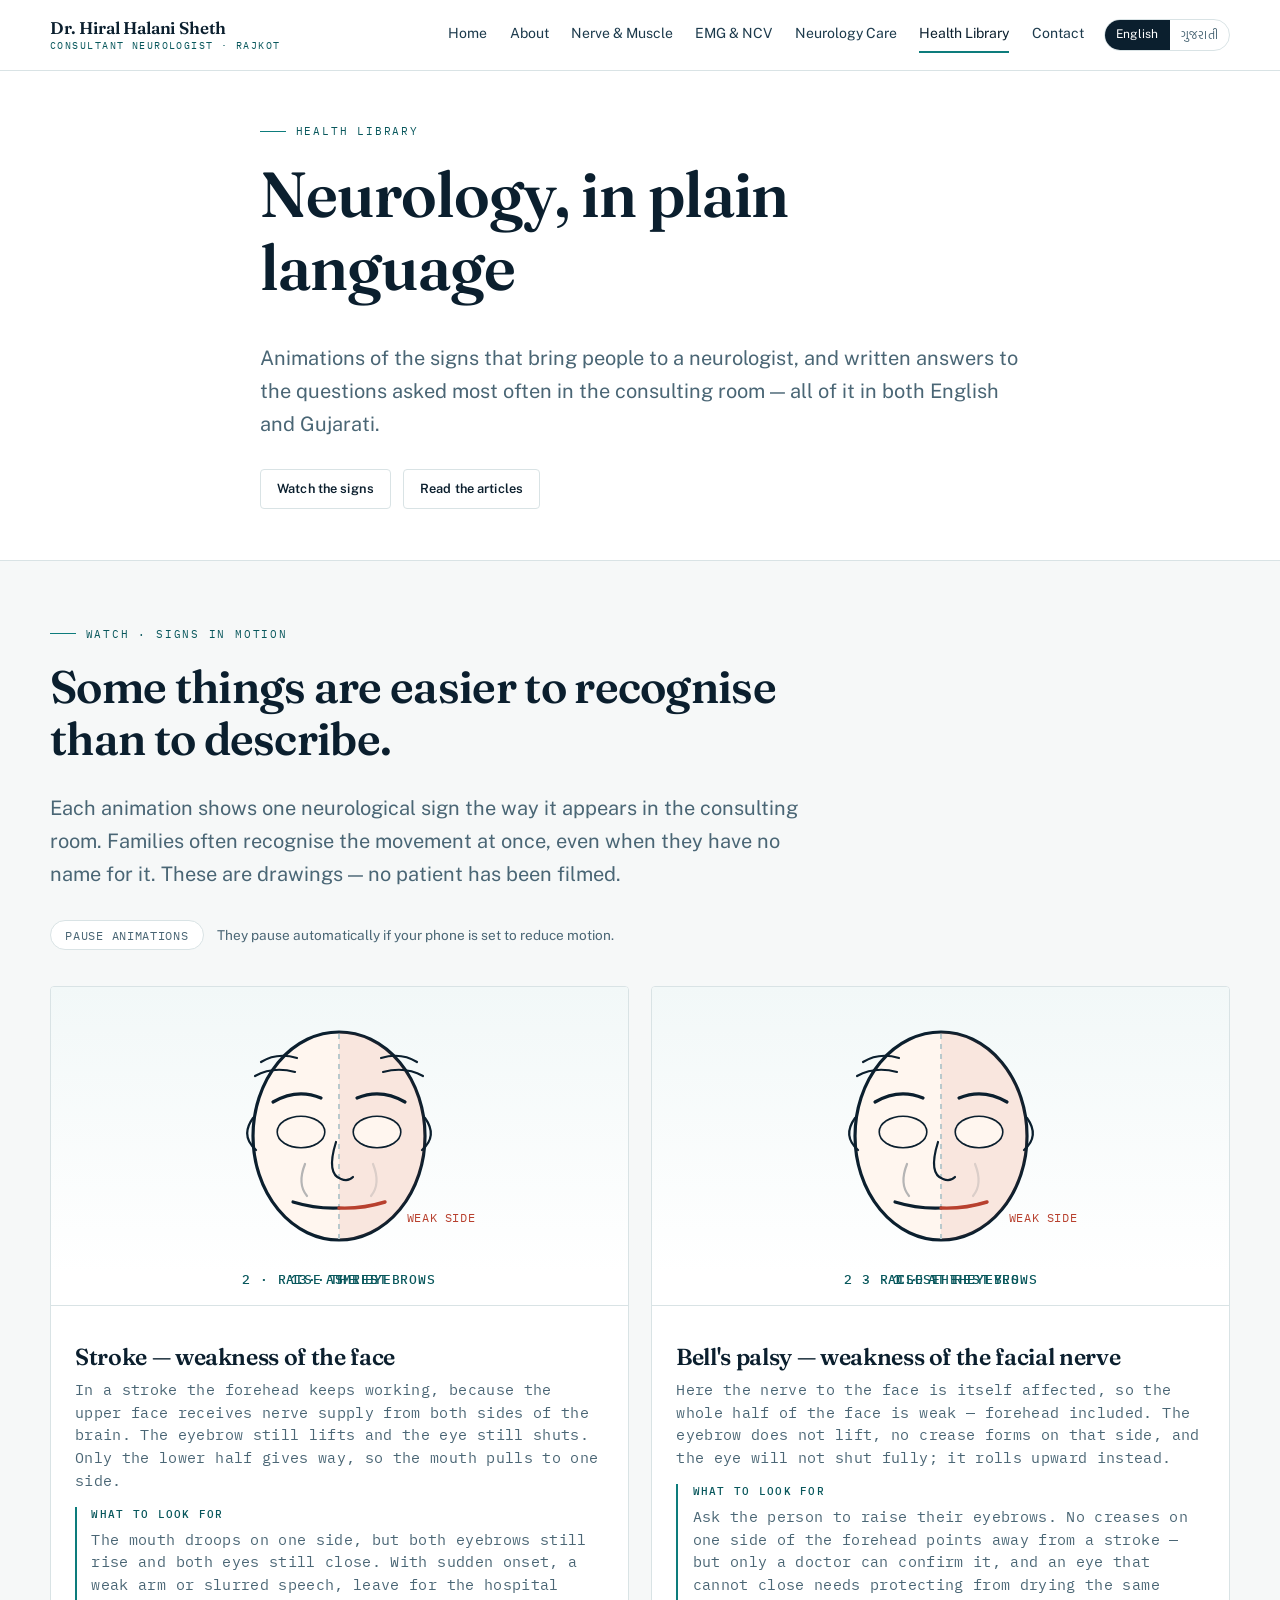
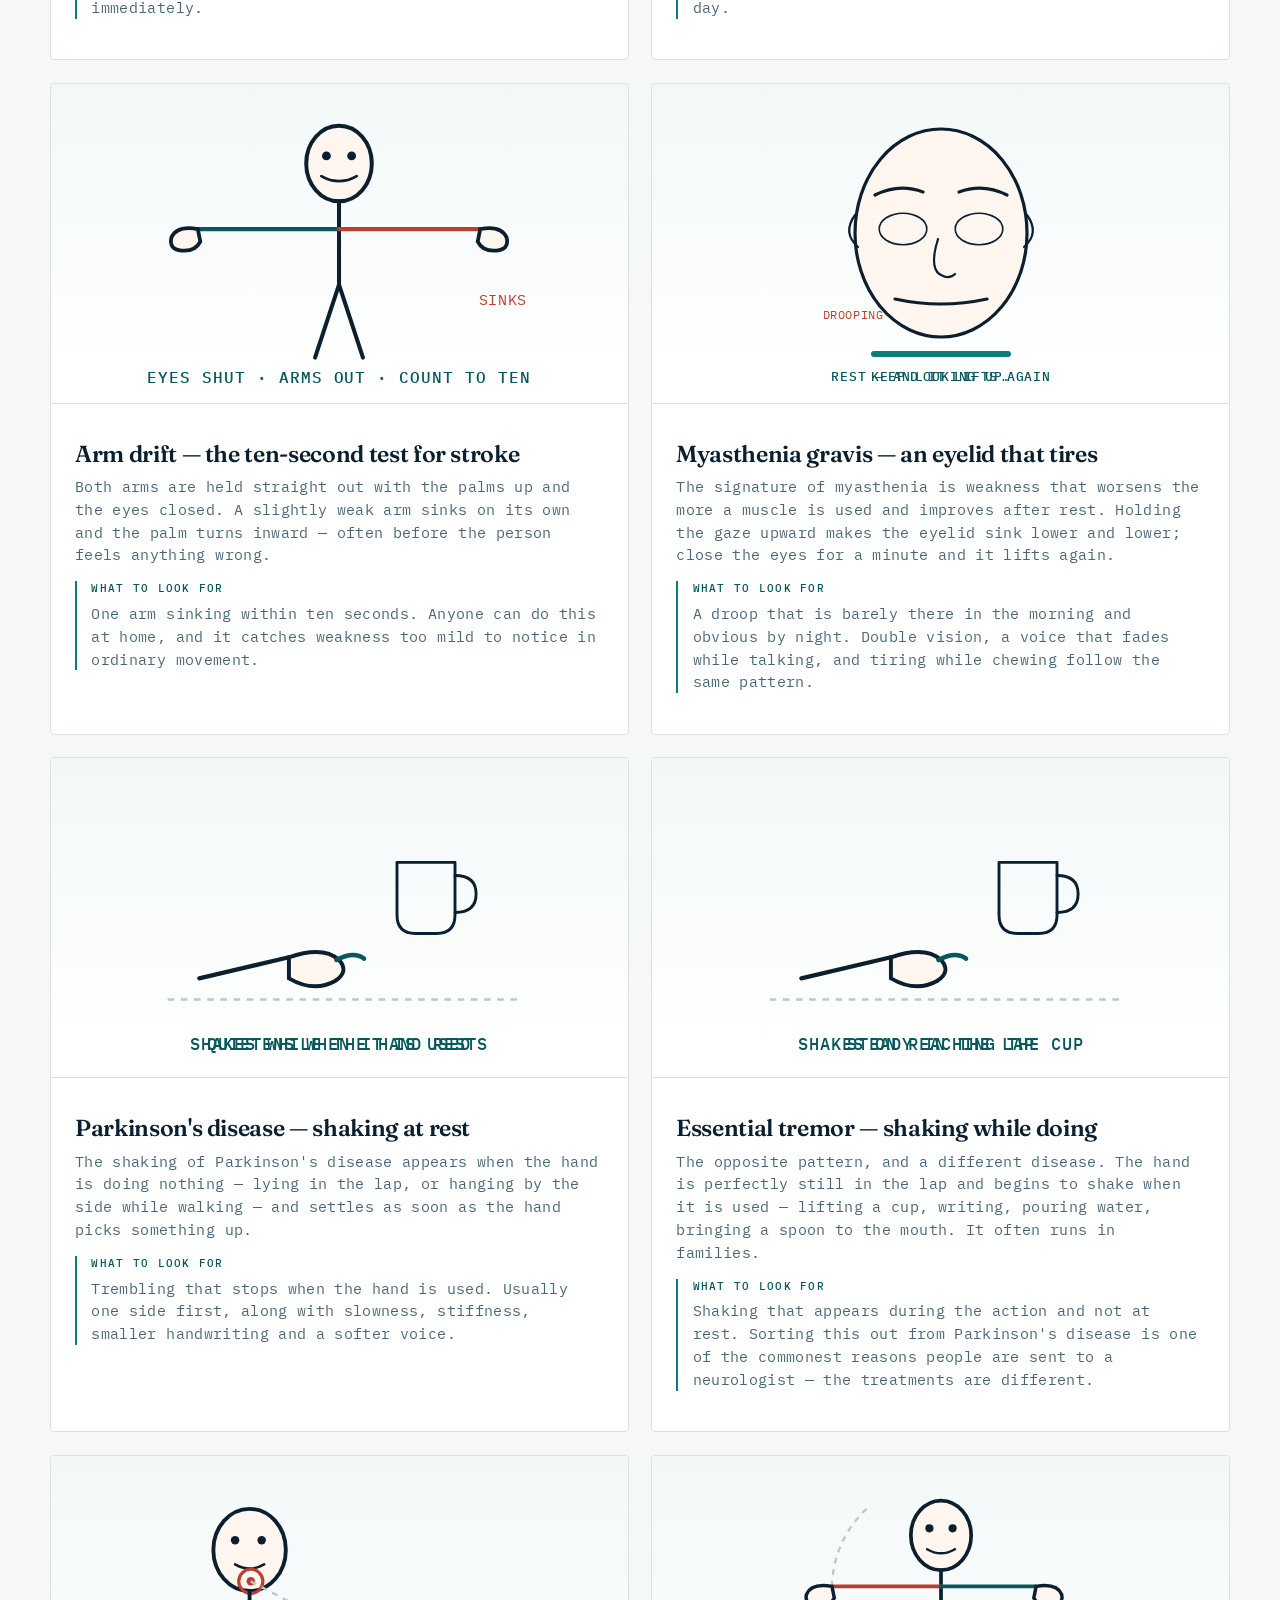
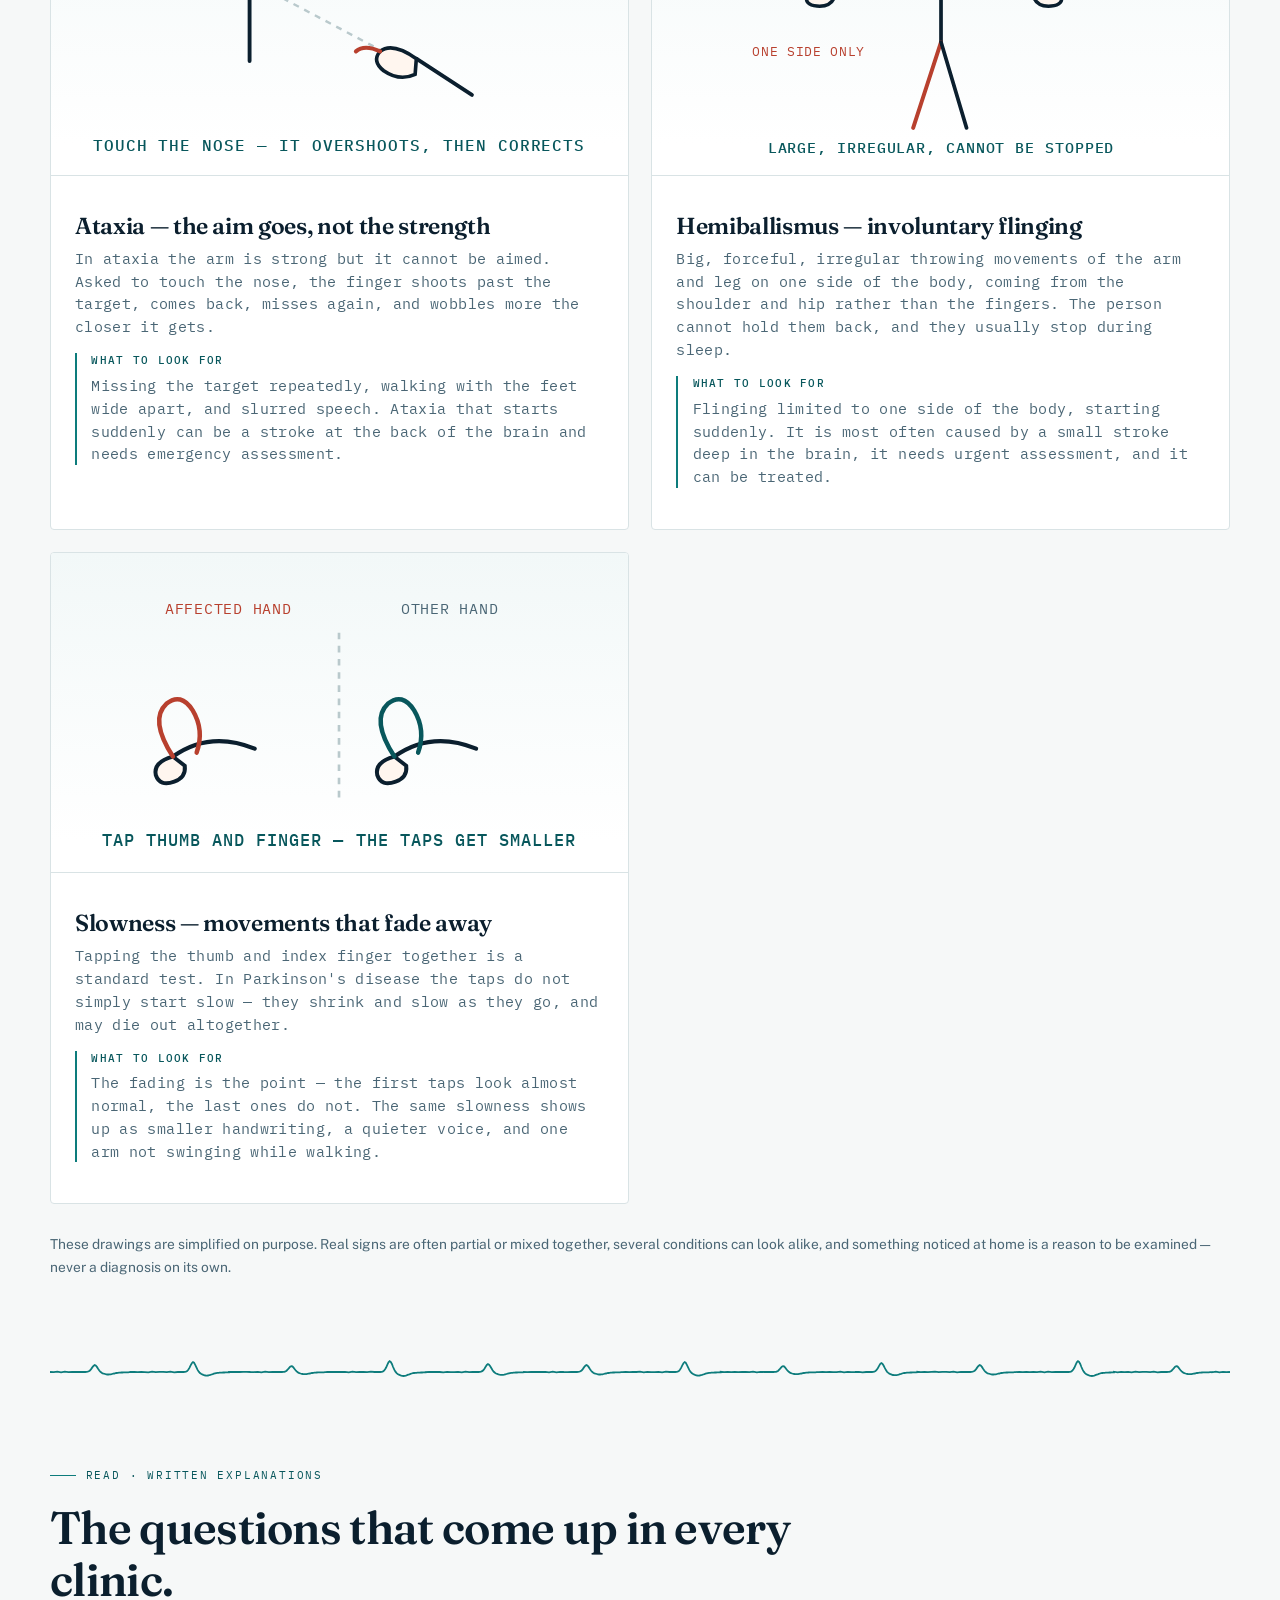
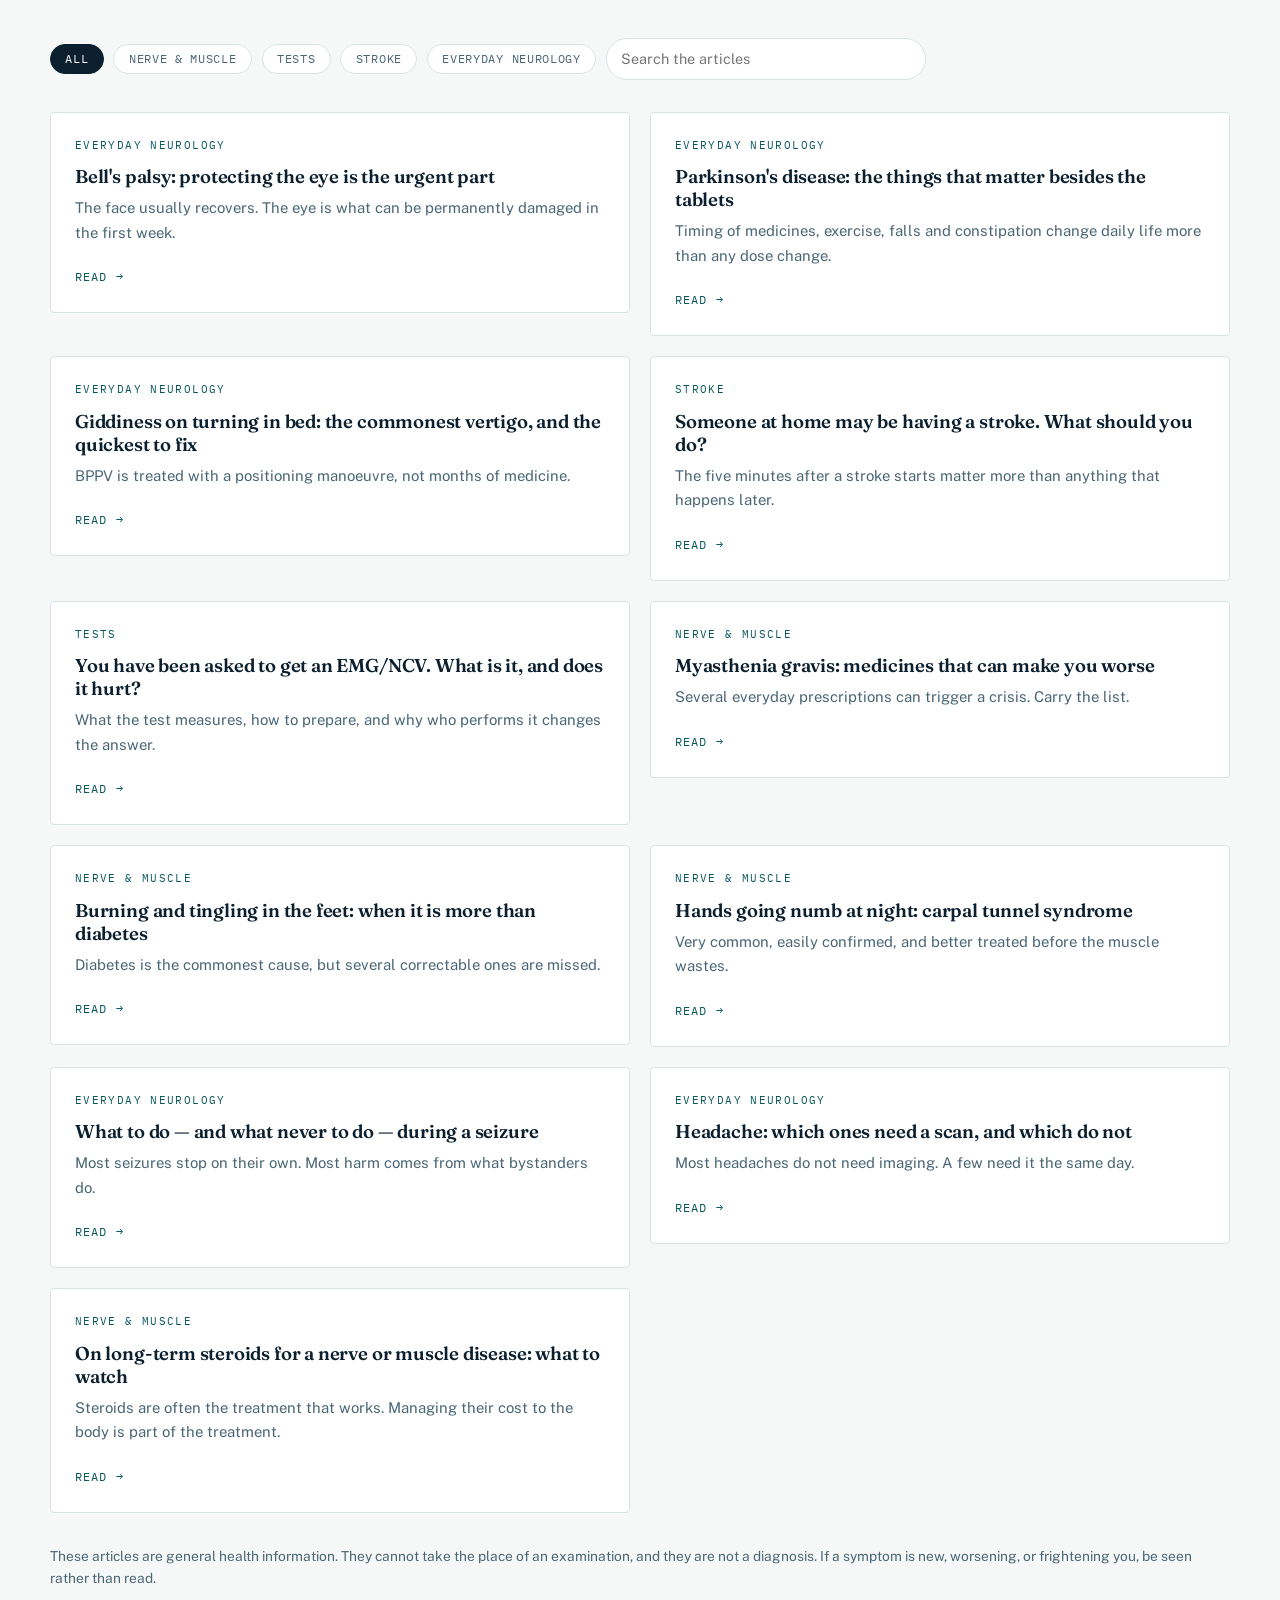
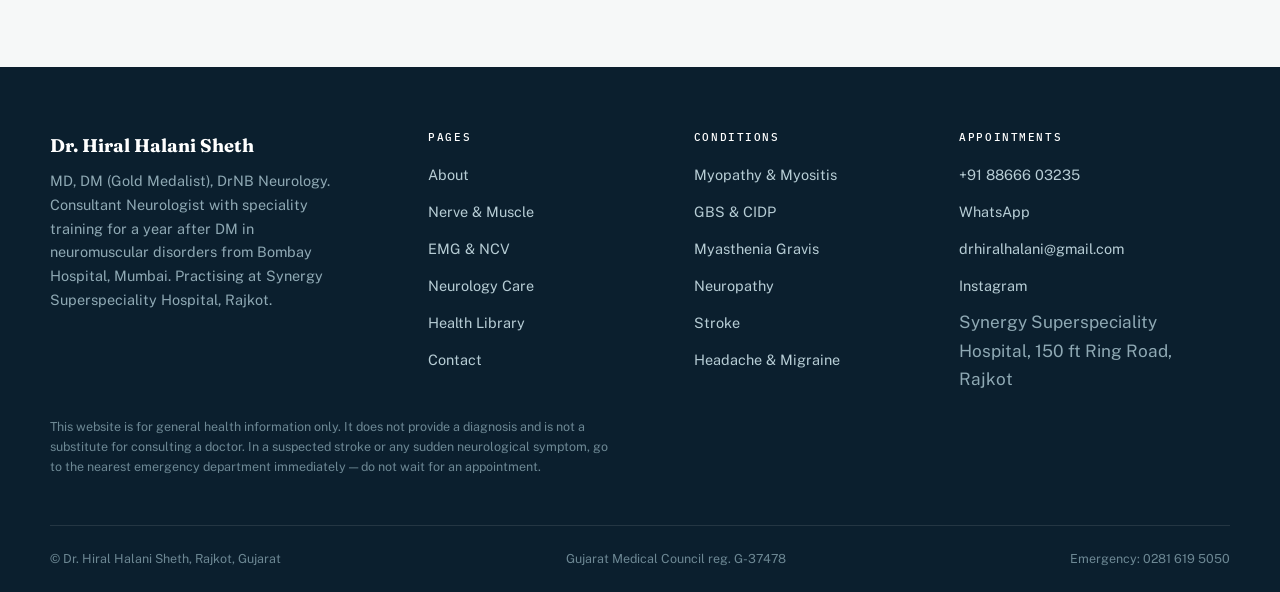
<file: health-library.html>
<!DOCTYPE html>
<html lang="en">
<head>
<meta charset="utf-8">
<meta name="viewport" content="width=device-width, initial-scale=1">
<title>Health Library — Neurological Signs Animated, in English & Gujarati | Dr. Hiral Halani Sheth</title>
<meta name="description" content="Animated explainers of stroke facial weakness, Bell's palsy, arm drift, myasthenic ptosis, Parkinson's rest tremor, essential tremor, ataxia, hemiballismus and slowness of movement — plus plain-language articles on stroke first aid, EMG and NCV testing, neuropathy, carpal tunnel and seizure first aid.">
<meta name="keywords" content="stroke symptoms, Bell's palsy, myasthenia gravis, Parkinson's tremor, essential tremor, ataxia, hemiballismus, neuropathy, carpal tunnel, seizure first aid, vertigo, BPPV, neurologist in Rajkot, neurophysician">
<link rel="canonical" href="https://drhiralhalani.com/health-library.html">
<meta property="og:title" content="Health Library — Neurological Signs Animated, in English & Gujarati | Dr. Hiral Halani Sheth">
<meta property="og:description" content="Animated explainers of stroke facial weakness, Bell's palsy, arm drift, myasthenic ptosis, Parkinson's rest tremor, essential tremor, ataxia, hemiballismus and slowness of movement — plus plain-language articles on stroke first aid, EMG and NCV testing, neuropathy, carpal tunnel and seizure first aid.">
<meta property="og:type" content="website">
<meta property="og:url" content="https://drhiralhalani.com/health-library.html">
<meta property="og:image" content="https://drhiralhalani.com/assets/img/dr-hiral-hero.jpg">
<meta name="theme-color" content="#0B1F2E">
<link rel="icon" href="assets/img/favicon.svg" type="image/svg+xml">
<link rel="preconnect" href="https://fonts.googleapis.com">
<link rel="preconnect" href="https://fonts.gstatic.com" crossorigin>
<link href="https://fonts.googleapis.com/css2?family=Fraunces:opsz,wght@9..144,500;9..144,600&family=Public+Sans:wght@400;500;600&family=Hind+Vadodara:wght@400;500;600&family=IBM+Plex+Mono:wght@400;500&display=swap" rel="stylesheet">
<link rel="stylesheet" href="assets/css/style.css">
<link rel="stylesheet" href="assets/css/motion.css">
<script defer src="assets/data/library.js"></script>
<script defer src="assets/js/library.js"></script>
</head>
<body>
<a class="skip" href="#main" style="position:absolute;left:-9999px">Skip to content</a>
<header class="site-header">
  <div class="wrap header-in">
    <a class="brand" href="index.html">
      <strong>Dr. Hiral Halani Sheth</strong>
      <span data-en="Consultant Neurologist · Rajkot" data-gu="કન્સલ્ટન્ટ ન્યુરોલોજિસ્ટ · રાજકોટ">Consultant Neurologist · Rajkot</span>
    </a>
    <nav class="nav" id="nav">
        <a href="index.html" data-en="Home" data-gu="મુખ્ય પૃષ્ઠ">Home</a>
        <a href="about.html" data-en="About" data-gu="પરિચય">About</a>
        <a href="nerve-muscle.html" data-en="Nerve & Muscle" data-gu="ચેતા અને સ્નાયુ">Nerve & Muscle</a>
        <a href="emg-ncv.html" data-en="EMG & NCV" data-gu="EMG – NCV">EMG & NCV</a>
        <a href="neurology-care.html" data-en="Neurology Care" data-gu="ન્યુરોલોજી સારવાર">Neurology Care</a>
        <a href="health-library.html" aria-current="page" data-en="Health Library" data-gu="આરોગ્ય માહિતી">Health Library</a>
        <a href="contact.html" data-en="Contact" data-gu="સંપર્ક">Contact</a>
    </nav>
    <div class="lang-switch" role="group" aria-label="Language">
      <button type="button" data-lang="en" aria-pressed="true">English</button>
      <button type="button" data-lang="gu" aria-pressed="false">ગુજરાતી</button>
    </div>
    <button class="nav-toggle" type="button" aria-label="Menu" aria-expanded="false" aria-controls="nav">
      <span></span><span></span><span></span>
    </button>
  </div>
</header>
<main id="main">
<section class="sec-tight" style="background:#fff;border-bottom:1px solid var(--line)">
  <div class="wrap narrow">
    <p class="eyebrow" data-en="Health library" data-gu="આરોગ્ય માહિતી">Health library</p>
    <h1 data-en="Neurology, in plain language" data-gu="ન્યુરોલોજી, સાદી ભાષામાં">Neurology, in plain language</h1>
    <p class="lede" data-en="Animations of the signs that bring people to a neurologist, and written answers to the questions asked most often in the consulting room — all of it in both English and Gujarati." data-gu="જે ચિહ્નોને લીધે લોકો ન્યુરોલોજિસ્ટ પાસે આવે છે તેની એનિમેશન, અને ચેમ્બરમાં સૌથી વધુ પુછાતા પ્રશ્નોના લેખિત જવાબ — બધું અંગ્રેજી અને ગુજરાતી બંનેમાં.">Animations of the signs that bring people to a neurologist, and written answers to common questions.</p>
    <div class="btn-row">
      <a class="btn btn-ghost btn-sm" href="#motion" data-en="Watch the signs" data-gu="ચિહ્નો જુઓ">Watch the signs</a>
      <a class="btn btn-ghost btn-sm" href="#articles" data-en="Read the articles" data-gu="લેખ વાંચો">Read the articles</a>
    </div>
  </div>
</section>

<section id="motion" style="padding-top:clamp(2.5rem,5vw,4rem)">
  <div class="wrap">
    <p class="eyebrow" data-en="Watch · signs in motion" data-gu="જુઓ · ચિહ્નો ગતિમાં">Watch · signs in motion</p>
    <h2 style="max-width:26ch" data-en="Some things are easier to recognise than to describe." data-gu="કેટલીક બાબતો વર્ણવવા કરતાં જોઈને ઓળખવી સહેલી છે.">Some things are easier to recognise than to describe.</h2>
    <p class="lede" style="max-width:64ch;margin-top:1rem" data-en="Each animation shows one neurological sign the way it appears in the consulting room. Families often recognise the movement at once, even when they have no name for it. These are drawings — no patient has been filmed." data-gu="દરેક એનિમેશનમાં એક ન્યુરોલોજિકલ ચિહ્ન એ જ રીતે બતાવ્યું છે જેમ તે ચેમ્બરમાં દેખાય છે. પરિવારજનો ઘણીવાર નામ ન જાણતા હોવા છતાં એ હલનચલન તરત ઓળખી લે છે. આ દોરેલાં ચિત્રો છે — કોઈ દર્દીનું શૂટિંગ કરવામાં આવ્યું નથી.">Each animation shows one neurological sign the way it appears in the consulting room.</p>
    <div class="anim-toolbar" style="margin-top:1.8rem">
      <button type="button" class="chip" id="anim-pause" aria-pressed="false" data-en="Pause animations" data-gu="એનિમેશન થોભાવો">Pause animations</button>
      <span class="muted" style="font-size:.85rem" data-en="They pause automatically if your phone is set to reduce motion." data-gu="તમારા ફોનમાં મોશન ઘટાડવાનું સેટિંગ હોય તો આ આપોઆપ બંધ રહે છે.">They pause automatically if your phone is set to reduce motion.</span>
    </div>
    <div class="anim-grid">
<figure class="anim-card">
  <div class="anim-stage"><svg class="fig" viewBox="0 0 300 290" role="img" aria-label="Animated face showing the movement described">
  <defs>
    <clipPath id="hds"><ellipse cx="150" cy="130" rx="86" ry="104"/></clipPath>
    <clipPath id="eLs"><ellipse cx="112" cy="126" rx="23" ry="15"/></clipPath>
    <clipPath id="eRs"><ellipse cx="188" cy="126" rx="23" ry="15"/></clipPath>
  </defs>
  <ellipse class="skin" cx="150" cy="130" rx="86" ry="104"/>
  <g clip-path="url(#hds)"><rect class="warn" x="150" y="16" width="130" height="230"/></g>
  <path class="ln thin" d="M64,112 q-13,18 3,32"/>
  <path class="ln thin" d="M236,112 q13,18 -3,32"/>
  <path class="ghost" d="M150,28 v206"/>
  <g style="animation:foreheadLines 8s ease-in-out infinite">
    <path class="ln thin" d="M106,66 q-22,-6 -40,4"/>
    <path class="ln thin" d="M108,52 q-20,-6 -36,4"/>
  </g>
  <g style="animation:foreheadLines 8s ease-in-out infinite"><path class="ln thin" d="M194,66 q22,-6 40,4"/><path class="ln thin" d="M192,52 q20,-6 36,4"/></g>
  <g style="animation:browUp 8s ease-in-out infinite;transform-origin:center">
    <path class="ln" d="M84,96 q24,-14 48,-4"/>
  </g>
  <g style="animation:browUp 8s ease-in-out infinite;transform-origin:center">
    <path class="ln" d="M168,92 q24,-10 48,4"/>
  </g>
  <ellipse class="skin thin" cx="112" cy="126" rx="23" ry="15"/>
  <circle class="ac-fill" cx="112" cy="126" r="7"/>
  <g clip-path="url(#eLs)">
    <rect class="sk" x="88" y="108" width="50" height="34" style="animation:lidShut 8s ease-in-out infinite"/>
    <path class="ln thin" d="M88,143 h50" style="animation:lidShut 8s ease-in-out infinite"/>
  </g>
  <g>
    <ellipse class="skin thin" cx="188" cy="126" rx="23" ry="15"/>
    <circle class="ac-fill" cx="188" cy="126" r="7"/>
  </g>
  <g clip-path="url(#eRs)">
    <rect class="sk" x="164" y="108" width="50" height="34" style="animation:lidShut 8s ease-in-out infinite"/>
    <path class="ln thin" d="M164,143 h50" style="animation:lidShut 8s ease-in-out infinite"/>
  </g>
  <path class="ln thin" d="M147,136 q-10,32 5,37 q7,3 12,-2"/>
  <path class="ln thin" d="M116,158 q-8,20 2,32" opacity=".3"/>
  <path class="ln thin" d="M184,158 q8,20 -2,32" opacity=".12"/>
  <g style="animation:cornerUpL 8s ease-in-out infinite;transform-origin:right center">
    <path class="ln" d="M104,196 q23,7 46,6"/>
  </g>
  <g style="animation:cornerDroopR 8s ease-in-out infinite;transform-origin:left center">
    <path class="warn-ln" d="M150,202 q23,1 46,-6"/>
  </g>
  <text class="side" x="252" y="216" text-anchor="middle" data-en="WEAK SIDE" data-gu="નબળી બાજુ">WEAK SIDE</text>
  <text class="cue" x="150" y="278" text-anchor="middle" style="animation:cue1 8s linear infinite" data-en="1 · AT REST" data-gu="1 · આરામમાં">1 · AT REST</text>
  <text class="cue" x="150" y="278" text-anchor="middle" style="animation:cue2 8s linear infinite" data-en="2 · RAISE THE EYEBROWS" data-gu="2 · ભમર ઊંચી કરો">2 · RAISE THE EYEBROWS</text>
  <text class="cue" x="150" y="278" text-anchor="middle" style="animation:cue3 8s linear infinite" data-en="3 · SMILE" data-gu="3 · સ્મિત કરો">3 · SMILE</text>
</svg></div>
  <figcaption class="anim-body">
    <h3 data-en="Stroke — weakness of the face" data-gu="લકવો — ચહેરાની નબળાઈ">Stroke — weakness of the face</h3>
    <p data-en="In a stroke the forehead keeps working, because the upper face receives nerve supply from both sides of the brain. The eyebrow still lifts and the eye still shuts. Only the lower half gives way, so the mouth pulls to one side." data-gu="લકવામાં કપાળ કામ કરતું રહે છે, કારણ કે ચહેરાના ઉપરના ભાગને મગજની બંને બાજુથી ચેતા મળે છે. ભમર ઊંચી થાય છે અને આંખ બંધ થાય છે. ફક્ત નીચલો ભાગ નબળો પડે છે, તેથી મોઢું એક બાજુ ખેંચાય છે.">In a stroke the forehead keeps working, because the upper face receives nerve supply from both sides of the brain. The eyebrow still lifts and the eye still shuts. Only the lower half gives way, so the mouth pulls to one side.</p>
    <p class="anim-look"><b data-en="What to look for" data-gu="શું જોવું">What to look for</b><span data-en="The mouth droops on one side, but both eyebrows still rise and both eyes still close. With sudden onset, a weak arm or slurred speech, leave for the hospital immediately." data-gu="મોઢું એક બાજુ ઢળે છે, પણ બંને ભમર ઊંચી થાય છે અને બંને આંખો બંધ થાય છે. અચાનક શરૂઆત, હાથની નબળાઈ કે બોલવામાં લોચા સાથે હોય તો તરત હોસ્પિટલ જવા નીકળો.">The mouth droops on one side, but both eyebrows still rise and both eyes still close. With sudden onset, a weak arm or slurred speech, leave for the hospital immediately.</span></p>
  </figcaption>
</figure>
<figure class="anim-card">
  <div class="anim-stage"><svg class="fig" viewBox="0 0 300 290" role="img" aria-label="Animated face showing the movement described">
  <defs>
    <clipPath id="hdb"><ellipse cx="150" cy="130" rx="86" ry="104"/></clipPath>
    <clipPath id="eLb"><ellipse cx="112" cy="126" rx="23" ry="15"/></clipPath>
    <clipPath id="eRb"><ellipse cx="188" cy="126" rx="23" ry="15"/></clipPath>
  </defs>
  <ellipse class="skin" cx="150" cy="130" rx="86" ry="104"/>
  <g clip-path="url(#hdb)"><rect class="warn" x="150" y="16" width="130" height="230"/></g>
  <path class="ln thin" d="M64,112 q-13,18 3,32"/>
  <path class="ln thin" d="M236,112 q13,18 -3,32"/>
  <path class="ghost" d="M150,28 v206"/>
  <g style="animation:foreheadLines 8s ease-in-out infinite">
    <path class="ln thin" d="M106,66 q-22,-6 -40,4"/>
    <path class="ln thin" d="M108,52 q-20,-6 -36,4"/>
  </g>
  
  <g style="animation:browUp 8s ease-in-out infinite;transform-origin:center">
    <path class="ln" d="M84,96 q24,-14 48,-4"/>
  </g>
  <g style="animation:browStill 8s ease-in-out infinite;transform-origin:center">
    <path class="ln" d="M168,92 q24,-10 48,4"/>
  </g>
  <ellipse class="skin thin" cx="112" cy="126" rx="23" ry="15"/>
  <circle class="ac-fill" cx="112" cy="126" r="7"/>
  <g clip-path="url(#eLb)">
    <rect class="sk" x="88" y="108" width="50" height="34" style="animation:lidShut 8s ease-in-out infinite"/>
    <path class="ln thin" d="M88,143 h50" style="animation:lidShut 8s ease-in-out infinite"/>
  </g>
  <g style="animation:eyeRollUp 8s ease-in-out infinite">
    <ellipse class="skin thin" cx="188" cy="126" rx="23" ry="15"/>
    <circle class="ac-fill" cx="188" cy="126" r="7"/>
  </g>
  <g clip-path="url(#eRb)">
    <rect class="sk" x="164" y="108" width="50" height="34" style="animation:lidFails 8s ease-in-out infinite"/>
    <path class="ln thin" d="M164,143 h50" style="animation:lidFails 8s ease-in-out infinite"/>
  </g>
  <path class="ln thin" d="M147,136 q-10,32 5,37 q7,3 12,-2"/>
  <path class="ln thin" d="M116,158 q-8,20 2,32" opacity=".3"/>
  <path class="ln thin" d="M184,158 q8,20 -2,32" opacity=".12"/>
  <g style="animation:cornerUpL 8s ease-in-out infinite;transform-origin:right center">
    <path class="ln" d="M104,196 q23,7 46,6"/>
  </g>
  <g style="animation:cornerDroopR 8s ease-in-out infinite;transform-origin:left center">
    <path class="warn-ln" d="M150,202 q23,1 46,-6"/>
  </g>
  <text class="side" x="252" y="216" text-anchor="middle" data-en="WEAK SIDE" data-gu="નબળી બાજુ">WEAK SIDE</text>
  <text class="cue" x="150" y="278" text-anchor="middle" style="animation:cue1 8s linear infinite" data-en="1 · AT REST" data-gu="1 · આરામમાં">1 · AT REST</text>
  <text class="cue" x="150" y="278" text-anchor="middle" style="animation:cue2 8s linear infinite" data-en="2 · RAISE THE EYEBROWS" data-gu="2 · ભમર ઊંચી કરો">2 · RAISE THE EYEBROWS</text>
  <text class="cue" x="150" y="278" text-anchor="middle" style="animation:cue3 8s linear infinite" data-en="3 · CLOSE THE EYES" data-gu="3 · આંખો બંધ કરો">3 · CLOSE THE EYES</text>
</svg></div>
  <figcaption class="anim-body">
    <h3 data-en="Bell's palsy — weakness of the facial nerve" data-gu="બેલ્સ પાલ્સી — ચહેરાની ચેતાની નબળાઈ">Bell's palsy — weakness of the facial nerve</h3>
    <p data-en="Here the nerve to the face is itself affected, so the whole half of the face is weak — forehead included. The eyebrow does not lift, no crease forms on that side, and the eye will not shut fully; it rolls upward instead." data-gu="અહીં ચહેરાની ચેતા પોતે અસરગ્રસ્ત હોય છે, તેથી ચહેરાનો આખો અડધો ભાગ નબળો પડે છે — કપાળ સહિત. ભમર ઊંચી થતી નથી, એ બાજુ કપાળ પર કરચલી પડતી નથી, અને આંખ પૂરી બંધ થતી નથી; તેને બદલે ઉપર ચડી જાય છે.">Here the nerve to the face is itself affected, so the whole half of the face is weak — forehead included. The eyebrow does not lift, no crease forms on that side, and the eye will not shut fully; it rolls upward instead.</p>
    <p class="anim-look"><b data-en="What to look for" data-gu="શું જોવું">What to look for</b><span data-en="Ask the person to raise their eyebrows. No creases on one side of the forehead points away from a stroke — but only a doctor can confirm it, and an eye that cannot close needs protecting from drying the same day." data-gu="વ્યક્તિને ભમર ઊંચી કરવાનું કહો. કપાળની એક બાજુ કરચલી ન પડે તો તે લકવો હોવાની શક્યતા ઘટાડે છે — પણ ખાતરી ડૉક્ટર જ કરી શકે, અને જે આંખ બંધ ન થાય તેને એ જ દિવસથી સુકાઈ જવાથી બચાવવી પડે.">Ask the person to raise their eyebrows. No creases on one side of the forehead points away from a stroke — but only a doctor can confirm it, and an eye that cannot close needs protecting from drying the same day.</span></p>
  </figcaption>
</figure>
<figure class="anim-card">
  <div class="anim-stage"><svg class="fig" viewBox="0 0 340 230" role="img" aria-label="Animated figure holding both arms out, one arm slowly sinking">
  <ellipse class="skin" cx="170" cy="48" rx="26" ry="30"/>
  <path class="ln thin" d="M156,58 q14,8 28,0"/>
  <circle class="ac-fill" cx="160" cy="42" r="3.5"/><circle class="ac-fill" cx="180" cy="42" r="3.5"/>
  <path class="ln" d="M170,78 v66"/>
  <path class="ln" d="M170,144 l-19,58 M170,144 l19,58"/>
  <path class="ghost" d="M56,100 h228"/>
  <g style="animation:armHold 9s ease-in-out infinite;transform-origin:right center">
    <path class="ac" d="M58,100 h112"/>
    <path class="hand" d="M58,100 q-17,-3 -21,7 q-2,9 8,10 q11,1 15,-7 z"/>
  </g>
  <g style="animation:armDrift 9s ease-in-out infinite;transform-origin:left center">
    <path class="warn-ln" d="M170,100 h112"/>
    <g style="animation:pronate 9s ease-in-out infinite;transform-origin:left center">
      <path class="hand" d="M282,100 q17,-3 21,7 q2,9 -8,10 q-11,1 -15,-7 z"/>
    </g>
  </g>
  <g style="animation:driftLabel 9s ease-in-out infinite">
    <text class="side" x="300" y="160" text-anchor="middle" data-en="SINKS" data-gu="નીચે સરકે">SINKS</text>
  </g>
  <text class="cue" x="170" y="222" text-anchor="middle" data-en="EYES SHUT · ARMS OUT · COUNT TO TEN" data-gu="આંખો બંધ · હાથ લંબાવો · દસ ગણો">EYES SHUT · ARMS OUT · COUNT TO TEN</text>
</svg></div>
  <figcaption class="anim-body">
    <h3 data-en="Arm drift — the ten-second test for stroke" data-gu="હાથ સરકવો — લકવાની દસ સેકન્ડની તપાસ">Arm drift — the ten-second test for stroke</h3>
    <p data-en="Both arms are held straight out with the palms up and the eyes closed. A slightly weak arm sinks on its own and the palm turns inward — often before the person feels anything wrong." data-gu="બંને હાથ સીધા સામે લંબાવીને હથેળી ઉપર રાખો અને આંખો બંધ કરો. થોડો નબળો હાથ જાતે નીચે સરકે છે અને હથેળી અંદરની તરફ ફરી જાય છે — ઘણીવાર વ્યક્તિને પોતાને કંઈ લાગે તે પહેલાં.">Both arms are held straight out with the palms up and the eyes closed. A slightly weak arm sinks on its own and the palm turns inward — often before the person feels anything wrong.</p>
    <p class="anim-look"><b data-en="What to look for" data-gu="શું જોવું">What to look for</b><span data-en="One arm sinking within ten seconds. Anyone can do this at home, and it catches weakness too mild to notice in ordinary movement." data-gu="દસ સેકન્ડમાં એક હાથ નીચે સરકે. આ તપાસ ઘરે કોઈ પણ કરી શકે છે, અને તે એવી હળવી નબળાઈ પકડે છે જે રોજિંદા હલનચલનમાં દેખાતી નથી.">One arm sinking within ten seconds. Anyone can do this at home, and it catches weakness too mild to notice in ordinary movement.</span></p>
  </figcaption>
</figure>
<figure class="anim-card">
  <div class="anim-stage"><svg class="fig" viewBox="0 0 300 290" role="img" aria-label="Animated face showing an eyelid that droops further the longer the person looks up">
  <defs>
    <clipPath id="mgL"><ellipse cx="112" cy="126" rx="23" ry="15"/></clipPath>
    <clipPath id="mgR"><ellipse cx="188" cy="126" rx="23" ry="15"/></clipPath>
  </defs>
  <ellipse class="skin" cx="150" cy="130" rx="86" ry="104"/>
  <path class="ln thin" d="M64,112 q-13,18 3,32"/><path class="ln thin" d="M236,112 q13,18 -3,32"/>
  <path class="ln" d="M84,92 q24,-12 48,-3"/><path class="ln" d="M168,89 q24,-9 48,3"/>
  <ellipse class="skin thin" cx="112" cy="126" rx="23" ry="15"/><circle class="ac-fill" cx="112" cy="121" r="7"/>
  <g clip-path="url(#mgL)">
    <rect class="sk" x="88" y="108" width="50" height="34" style="animation:ptosisFatigue 11s ease-in-out infinite"/>
    <path class="warn-ln" d="M88,143 h50" style="animation:ptosisFatigue 11s ease-in-out infinite"/>
  </g>
  <ellipse class="skin thin" cx="188" cy="126" rx="23" ry="15"/><circle class="ac-fill" cx="188" cy="121" r="7"/>
  <g clip-path="url(#mgR)">
    <rect class="sk" x="164" y="108" width="50" height="34" style="animation:ptosisNormal 11s ease-in-out infinite"/>
    <path class="ln thin" d="M164,143 h50" style="animation:ptosisNormal 11s ease-in-out infinite"/>
  </g>
  <path class="ln thin" d="M147,136 q-10,32 5,37 q7,3 12,-2"/>
  <path class="ln" d="M104,196 q46,10 92,0"/>
  <text class="side" x="62" y="216" text-anchor="middle" data-en="DROOPING" data-gu="ઢળતી પોપચી">DROOPING</text>
  <rect x="80" y="248" width="140" height="6" rx="3" fill="#DCE5E7"/>
  <rect x="80" y="248" width="140" height="6" rx="3" fill="#0D7C7C" style="animation:fatigueBar 11s linear infinite;transform-origin:left"/>
  <text class="cue" x="150" y="278" text-anchor="middle" style="animation:mgCue1 11s linear infinite" data-en="KEEP LOOKING UP…" data-gu="ઉપર જોતા રહો…">KEEP LOOKING UP…</text>
  <text class="cue" x="150" y="278" text-anchor="middle" style="animation:mgCue2 11s linear infinite" data-en="REST — AND IT LIFTS AGAIN" data-gu="આરામ — અને ફરી ઊંચી થાય">REST — AND IT LIFTS AGAIN</text>
</svg></div>
  <figcaption class="anim-body">
    <h3 data-en="Myasthenia gravis — an eyelid that tires" data-gu="માયસ્થેનિયા ગ્રેવિસ — થાકતી પોપચી">Myasthenia gravis — an eyelid that tires</h3>
    <p data-en="The signature of myasthenia is weakness that worsens the more a muscle is used and improves after rest. Holding the gaze upward makes the eyelid sink lower and lower; close the eyes for a minute and it lifts again." data-gu="માયસ્થેનિયાની ઓળખ એ છે કે સ્નાયુ જેટલો વપરાય તેટલી નબળાઈ વધે, અને આરામથી ઘટે. ઉપર જોતા રહેવાથી પોપચી નીચે ને નીચે ઢળતી જાય છે; એક મિનિટ આંખો બંધ કરો તો તે ફરી ઊંચી થાય છે.">The signature of myasthenia is weakness that worsens the more a muscle is used and improves after rest. Holding the gaze upward makes the eyelid sink lower and lower; close the eyes for a minute and it lifts again.</p>
    <p class="anim-look"><b data-en="What to look for" data-gu="શું જોવું">What to look for</b><span data-en="A droop that is barely there in the morning and obvious by night. Double vision, a voice that fades while talking, and tiring while chewing follow the same pattern." data-gu="એવી ઢળતી પોપચી જે સવારે માંડ દેખાય અને રાત્રે સ્પષ્ટ હોય. બે દેખાવું, વાત કરતાં અવાજ બેસી જવો અને ચાવતાં થાકી જવું — આ બધું આ જ ભાત પ્રમાણે વર્તે છે.">A droop that is barely there in the morning and obvious by night. Double vision, a voice that fades while talking, and tiring while chewing follow the same pattern.</span></p>
  </figcaption>
</figure>
<figure class="anim-card">
  <div class="anim-stage"><svg class="fig" viewBox="0 0 340 220" role="img" aria-label="Animated hand at rest and reaching for a cup">
  <path class="ln thin" d="M214,64 h44 v40 q0,14 -14,14 h-16 q-14,0 -14,-14 z"/>
  <path class="ln thin" d="M258,74 q16,0 16,14 q0,14 -16,14"/>
  <path class="ghost" d="M40,168 h270"/>
  <g style="animation:restTremorHand 9s linear infinite;transform-origin:center">
    <path class="ln" d="M64,152 l68,-16"/>
    <path class="hand" d="M132,136 q26,-9 38,2 q8,9 -3,16 q-16,9 -35,-2 z"/>
    <path class="ac" d="M168,138 q13,-7 21,-1"/>
  </g>
  <text class="cue" x="170" y="206" text-anchor="middle" style="animation:cue1 9s linear infinite" data-en="SHAKES WHILE THE HAND RESTS" data-gu="હાથ આરામમાં હોય ત્યારે ધ્રૂજે">SHAKES WHILE THE HAND RESTS</text>
  <text class="cue" x="170" y="206" text-anchor="middle" style="animation:cue3 9s linear infinite" data-en="QUIETENS WHEN IT IS USED" data-gu="વાપરવા જતાં શાંત થાય">QUIETENS WHEN IT IS USED</text>
</svg></div>
  <figcaption class="anim-body">
    <h3 data-en="Parkinson's disease — shaking at rest" data-gu="પાર્કિન્સન્સ — આરામ વખતની ધ્રુજારી">Parkinson's disease — shaking at rest</h3>
    <p data-en="The shaking of Parkinson's disease appears when the hand is doing nothing — lying in the lap, or hanging by the side while walking — and settles as soon as the hand picks something up." data-gu="પાર્કિન્સન્સની ધ્રુજારી ત્યારે દેખાય છે જ્યારે હાથ કંઈ કરતો ન હોય — ખોળામાં પડ્યો હોય, કે ચાલતી વખતે બાજુમાં લટકતો હોય — અને હાથ કંઈ પકડતાં જ શમી જાય છે.">The shaking of Parkinson's disease appears when the hand is doing nothing — lying in the lap, or hanging by the side while walking — and settles as soon as the hand picks something up.</p>
    <p class="anim-look"><b data-en="What to look for" data-gu="શું જોવું">What to look for</b><span data-en="Trembling that stops when the hand is used. Usually one side first, along with slowness, stiffness, smaller handwriting and a softer voice." data-gu="એવી ધ્રુજારી જે હાથ વાપરતાં બંધ થઈ જાય. સામાન્ય રીતે પહેલાં એક બાજુ, સાથે ધીમાપણું, જકડાઈ જવું, અક્ષર નાના થવા અને અવાજ ધીમો પડવો.">Trembling that stops when the hand is used. Usually one side first, along with slowness, stiffness, smaller handwriting and a softer voice.</span></p>
  </figcaption>
</figure>
<figure class="anim-card">
  <div class="anim-stage"><svg class="fig" viewBox="0 0 340 220" role="img" aria-label="Animated hand at rest and reaching for a cup">
  <path class="ln thin" d="M214,64 h44 v40 q0,14 -14,14 h-16 q-14,0 -14,-14 z"/>
  <path class="ln thin" d="M258,74 q16,0 16,14 q0,14 -16,14"/>
  <path class="ghost" d="M40,168 h270"/>
  <g style="animation:actionTremorHand 9s linear infinite;transform-origin:center">
    <path class="ln" d="M64,152 l68,-16"/>
    <path class="hand" d="M132,136 q26,-9 38,2 q8,9 -3,16 q-16,9 -35,-2 z"/>
    <path class="ac" d="M168,138 q13,-7 21,-1"/>
  </g>
  <text class="cue" x="170" y="206" text-anchor="middle" style="animation:cue1 9s linear infinite" data-en="STEADY IN THE LAP" data-gu="ખોળામાં સ્થિર">STEADY IN THE LAP</text>
  <text class="cue" x="170" y="206" text-anchor="middle" style="animation:cue3 9s linear infinite" data-en="SHAKES ON REACHING THE CUP" data-gu="કપ પકડવા જતાં ધ્રૂજે">SHAKES ON REACHING THE CUP</text>
</svg></div>
  <figcaption class="anim-body">
    <h3 data-en="Essential tremor — shaking while doing" data-gu="એસેન્શિયલ ટ્રીમર — કામ કરતી વખતની ધ્રુજારી">Essential tremor — shaking while doing</h3>
    <p data-en="The opposite pattern, and a different disease. The hand is perfectly still in the lap and begins to shake when it is used — lifting a cup, writing, pouring water, bringing a spoon to the mouth. It often runs in families." data-gu="આ બરાબર ઊલટી ભાત છે, અને રોગ પણ જુદો છે. ખોળામાં હાથ સાવ સ્થિર રહે છે અને વાપરવા જતાં ધ્રૂજવા લાગે છે — કપ ઊંચકતાં, લખતાં, પાણી રેડતાં, ચમચી મોઢા સુધી લઈ જતાં. ઘણીવાર તે વારસાગત હોય છે.">The opposite pattern, and a different disease. The hand is perfectly still in the lap and begins to shake when it is used — lifting a cup, writing, pouring water, bringing a spoon to the mouth. It often runs in families.</p>
    <p class="anim-look"><b data-en="What to look for" data-gu="શું જોવું">What to look for</b><span data-en="Shaking that appears during the action and not at rest. Sorting this out from Parkinson's disease is one of the commonest reasons people are sent to a neurologist — the treatments are different." data-gu="એવી ધ્રુજારી જે કામ કરતી વખતે આવે, આરામમાં નહીં. આને પાર્કિન્સન્સથી અલગ પાડવું એ ન્યુરોલોજિસ્ટ પાસે મોકલવાનું સૌથી સામાન્ય કારણ છે — બંનેની સારવાર જુદી છે.">Shaking that appears during the action and not at rest. Sorting this out from Parkinson's disease is one of the commonest reasons people are sent to a neurologist — the treatments are different.</span></p>
  </figcaption>
</figure>
<figure class="anim-card">
  <div class="anim-stage"><svg class="fig" viewBox="0 0 340 240" role="img" aria-label="Animated finger-to-nose test showing the finger overshooting the target">
  <ellipse class="skin" cx="96" cy="62" rx="30" ry="34"/>
  <path class="ln thin" d="M84,74 q12,7 24,0"/>
  <circle class="ac-fill" cx="84" cy="54" r="3.5"/><circle class="ac-fill" cx="106" cy="54" r="3.5"/>
  <circle cx="97" cy="88" r="10" fill="none" stroke="#B8402E" stroke-width="2.6"/>
  <circle cx="97" cy="88" r="3.5" fill="#B8402E"/>
  <path class="ln" d="M96,96 v58"/>
  <path class="ghost" d="M97,88 L214,150"/>
  <g style="animation:dysmetriaHand 6.5s linear infinite;transform-origin:center">
    <path class="ln" d="M280,182 l-46,-30"/>
    <path class="hand" d="M234,152 q-20,-14 -30,-6 q-7,8 3,16 q13,9 26,3 z"/>
    <path class="warn-ln" d="M204,146 q-13,-6 -20,0"/>
  </g>
  <text class="cue" x="170" y="228" text-anchor="middle" data-en="TOUCH THE NOSE — IT OVERSHOOTS, THEN CORRECTS" data-gu="નાકને અડો — આગળ નીકળી જાય, પછી સુધારે">TOUCH THE NOSE — IT OVERSHOOTS, THEN CORRECTS</text>
</svg></div>
  <figcaption class="anim-body">
    <h3 data-en="Ataxia — the aim goes, not the strength" data-gu="એટેક્સિયા — તાકાત નહીં, નિશાન જાય છે">Ataxia — the aim goes, not the strength</h3>
    <p data-en="In ataxia the arm is strong but it cannot be aimed. Asked to touch the nose, the finger shoots past the target, comes back, misses again, and wobbles more the closer it gets." data-gu="એટેક્સિયામાં હાથમાં તાકાત હોય છે, પણ નિશાન લાગતું નથી. નાકને અડવાનું કહેતાં આંગળી લક્ષ્યથી આગળ નીકળી જાય, પાછી વળે, ફરી ચૂકે, અને લક્ષ્યની જેટલી નજીક જાય તેટલી વધુ ડગમગે.">In ataxia the arm is strong but it cannot be aimed. Asked to touch the nose, the finger shoots past the target, comes back, misses again, and wobbles more the closer it gets.</p>
    <p class="anim-look"><b data-en="What to look for" data-gu="શું જોવું">What to look for</b><span data-en="Missing the target repeatedly, walking with the feet wide apart, and slurred speech. Ataxia that starts suddenly can be a stroke at the back of the brain and needs emergency assessment." data-gu="વારંવાર નિશાન ચૂકવું, પગ પહોળા રાખીને ચાલવું, અને બોલવામાં લોચા. અચાનક શરૂ થયેલો એટેક્સિયા મગજના પાછળના ભાગનો લકવો હોઈ શકે અને તેની તાત્કાલિક તપાસ જરૂરી છે.">Missing the target repeatedly, walking with the feet wide apart, and slurred speech. Ataxia that starts suddenly can be a stroke at the back of the brain and needs emergency assessment.</span></p>
  </figcaption>
</figure>
<figure class="anim-card">
  <div class="anim-stage"><svg class="fig" viewBox="0 0 340 250" role="img" aria-label="Animated figure with large involuntary flinging movements of one arm and leg">
  <path class="ghost" d="M170,96 m-94,0 a94,94 0 0,1 30,-67"/>
  <ellipse class="skin" cx="170" cy="52" rx="26" ry="30"/>
  <circle class="ac-fill" cx="160" cy="46" r="3.5"/><circle class="ac-fill" cx="180" cy="46" r="3.5"/>
  <path class="ln thin" d="M158,64 q12,7 24,0"/>
  <path class="ln" d="M170,82 v62"/>
  <g style="animation:fling 5s cubic-bezier(.25,1.5,.5,1) infinite;transform-origin:right center">
    <path class="warn-ln" d="M76,96 h94"/>
    <g style="animation:flingHand 5s ease-in-out infinite;transform-origin:right center">
      <path class="hand" d="M76,96 q-18,-3 -22,7 q-2,9 9,10 q11,1 15,-7 z"/>
    </g>
  </g>
  <path class="ac" d="M170,96 h82"/>
  <path class="hand" d="M252,96 q18,-3 22,7 q2,9 -9,10 q-11,1 -15,-7 z"/>
  <g style="animation:flingLeg 5s ease-in-out infinite;transform-origin:top center">
    <path class="warn-ln" d="M170,144 l-24,74"/>
  </g>
  <path class="ln" d="M170,144 l22,74"/>
  <text class="side" x="56" y="156" text-anchor="middle" data-en="ONE SIDE ONLY" data-gu="ફક્ત એક બાજુ">ONE SIDE ONLY</text>
  <text class="cue" x="170" y="240" text-anchor="middle" data-en="LARGE, IRREGULAR, CANNOT BE STOPPED" data-gu="મોટા, અનિયમિત, રોકી ન શકાય તેવા">LARGE, IRREGULAR, CANNOT BE STOPPED</text>
</svg></div>
  <figcaption class="anim-body">
    <h3 data-en="Hemiballismus — involuntary flinging" data-gu="હેમિબેલિઝમ — અનૈચ્છિક ઝાટકા">Hemiballismus — involuntary flinging</h3>
    <p data-en="Big, forceful, irregular throwing movements of the arm and leg on one side of the body, coming from the shoulder and hip rather than the fingers. The person cannot hold them back, and they usually stop during sleep." data-gu="શરીરની એક બાજુના હાથ અને પગમાં મોટા, જોરદાર, અનિયમિત ઝાટકા — જે આંગળીઓમાંથી નહીં પણ ખભા અને થાપામાંથી આવે છે. વ્યક્તિ તેને રોકી શકતી નથી, અને ઊંઘમાં તે સામાન્ય રીતે બંધ થઈ જાય છે.">Big, forceful, irregular throwing movements of the arm and leg on one side of the body, coming from the shoulder and hip rather than the fingers. The person cannot hold them back, and they usually stop during sleep.</p>
    <p class="anim-look"><b data-en="What to look for" data-gu="શું જોવું">What to look for</b><span data-en="Flinging limited to one side of the body, starting suddenly. It is most often caused by a small stroke deep in the brain, it needs urgent assessment, and it can be treated." data-gu="શરીરની એક જ બાજુ પૂરતા ઝાટકા, જે અચાનક શરૂ થાય. મોટે ભાગે તેનું કારણ મગજમાં ઊંડે થયેલો નાનો લકવો હોય છે, તેની તાત્કાલિક તપાસ જરૂરી છે, અને તેની સારવાર થઈ શકે છે.">Flinging limited to one side of the body, starting suddenly. It is most often caused by a small stroke deep in the brain, it needs urgent assessment, and it can be treated.</span></p>
  </figcaption>
</figure>
<figure class="anim-card">
  <div class="anim-stage"><svg class="fig" viewBox="0 0 340 220" role="img" aria-label="Animated finger tapping that becomes smaller on the affected side">
  <text class="side" x="86" y="32" text-anchor="middle" data-en="AFFECTED HAND" data-gu="અસરગ્રસ્ત હાથ">AFFECTED HAND</text>
  <text class="side side-ok" x="254" y="32" text-anchor="middle" data-en="OTHER HAND" data-gu="બીજો હાથ">OTHER HAND</text>
  <path class="ghost" d="M170,46 v126"/>
  <path class="ln" d="M44,140 q28,-20 62,-6"/>
  <path class="hand" d="M44,140 q-15,4 -13,14 q3,9 14,5 q9,-3 8,-12 z"/>
  <g style="animation:tapDecrement 5s ease-in-out infinite;transform-origin:right bottom">
    <path class="warn-ln" d="M44,140 q-18,-28 -5,-40 q11,-9 20,5 q9,15 3,32"/>
  </g>
  <path class="ln" d="M212,140 q28,-20 62,-6"/>
  <path class="hand" d="M212,140 q-15,4 -13,14 q3,9 14,5 q9,-3 8,-12 z"/>
  <g style="animation:tapSteady 5s ease-in-out infinite;transform-origin:right bottom">
    <path class="ac" d="M212,140 q-18,-28 -5,-40 q11,-9 20,5 q9,15 3,32"/>
  </g>
  <text class="cue" x="170" y="208" text-anchor="middle" data-en="TAP THUMB AND FINGER — THE TAPS GET SMALLER" data-gu="અંગૂઠો અને આંગળી અડાડો — ટેપ નાની થતી જાય">TAP THUMB AND FINGER — THE TAPS GET SMALLER</text>
</svg></div>
  <figcaption class="anim-body">
    <h3 data-en="Slowness — movements that fade away" data-gu="ધીમાપણું — ઓગળી જતાં હલનચલન">Slowness — movements that fade away</h3>
    <p data-en="Tapping the thumb and index finger together is a standard test. In Parkinson's disease the taps do not simply start slow — they shrink and slow as they go, and may die out altogether." data-gu="અંગૂઠો અને પહેલી આંગળી વારંવાર અડાડવી એ પ્રમાણભૂત તપાસ છે. પાર્કિન્સન્સમાં આ ટેપ માત્ર ધીમી હોતી નથી — ચાલુ રાખતાં નાની અને ધીમી થતી જાય છે, અને ક્યારેક સાવ બંધ થઈ જાય છે.">Tapping the thumb and index finger together is a standard test. In Parkinson's disease the taps do not simply start slow — they shrink and slow as they go, and may die out altogether.</p>
    <p class="anim-look"><b data-en="What to look for" data-gu="શું જોવું">What to look for</b><span data-en="The fading is the point — the first taps look almost normal, the last ones do not. The same slowness shows up as smaller handwriting, a quieter voice, and one arm not swinging while walking." data-gu="મુખ્ય મુદ્દો આ ઘટાડો છે — શરૂઆતની ટેપ લગભગ સામાન્ય લાગે, છેલ્લી નહીં. આ જ ધીમાપણું અક્ષર નાના થવા, અવાજ ધીમો પડવો અને ચાલતી વખતે એક હાથ ન હલવો — એ રૂપે દેખાય છે.">The fading is the point — the first taps look almost normal, the last ones do not. The same slowness shows up as smaller handwriting, a quieter voice, and one arm not swinging while walking.</span></p>
  </figcaption>
</figure>
    </div>
    <p class="muted" style="margin-top:1.8rem;font-size:.86rem" data-en="These drawings are simplified on purpose. Real signs are often partial or mixed together, several conditions can look alike, and something noticed at home is a reason to be examined — never a diagnosis on its own." data-gu="આ ચિત્રો ઇરાદાપૂર્વક સરળ બનાવેલાં છે. વાસ્તવમાં ચિહ્નો ઘણીવાર અધૂરાં કે ભેગાં હોય છે, જુદા જુદા રોગો સરખા દેખાઈ શકે છે, અને ઘરે નજરે પડેલી બાબત એ તપાસ કરાવવાનું કારણ છે — તે પોતે નિદાન નથી.">These drawings are simplified on purpose.</p>
  </div>
</section>


<div class="wrap"><svg class="trace-rule" data-trace="rule" viewBox="0 0 1200 34" preserveAspectRatio="none" aria-hidden="true"><path class="live" d=""></path></svg></div>

<section id="articles">
  <div class="wrap">
    <p class="eyebrow" data-en="Read · written explanations" data-gu="વાંચો · લેખિત સમજૂતી">Read · written explanations</p>
    <h2 style="max-width:26ch" data-en="The questions that come up in every clinic." data-gu="દરેક ક્લિનિકમાં પુછાતા પ્રશ્નો.">The questions that come up in every clinic.</h2>
    <div class="lib-controls" style="margin-top:2rem">
      <div id="lib-chips" style="display:flex;flex-wrap:wrap;gap:.6rem"></div>
      <input class="lib-search" id="lib-search" type="search"
             data-en-attr="placeholder" data-en-val="Search the articles" data-gu-val="લેખમાં શોધો"
             placeholder="Search the articles" aria-label="Search the health library">
    </div>
    <div id="lib-list"></div>
    <p class="muted" style="margin-top:2rem;font-size:.86rem" data-en="These articles are general health information. They cannot take the place of an examination, and they are not a diagnosis. If a symptom is new, worsening, or frightening you, be seen rather than read." data-gu="આ લેખો સામાન્ય આરોગ્ય માહિતી છે. તે શારીરિક તપાસનું સ્થાન લઈ શકતા નથી અને નિદાન નથી. કોઈ લક્ષણ નવું હોય, વધતું હોય કે તમને ડર લાગતો હોય, તો વાંચવાને બદલે ડૉક્ટરને બતાવો.">These articles are general health information.</p>
  </div>
</section>
</main>
<footer class="site-footer">
  <div class="wrap">
    <div class="footer-grid">
      <div class="footer-brand">
        <strong>Dr. Hiral Halani Sheth</strong>
        <p data-en="MD, DM (Gold Medalist), DrNB Neurology. Consultant Neurologist with speciality training for a year after DM in neuromuscular disorders from Bombay Hospital, Mumbai. Practising at Synergy Superspeciality Hospital, Rajkot." data-gu="MD, DM (ગોલ્ડ મેડલિસ્ટ), DrNB ન્યુરોલોજી. મુંબઈની બોમ્બે હોસ્પિટલમાંથી DM પછી એક વર્ષની ચેતા અને સ્નાયુના રોગોની સ્પેશ્યાલિટી તાલીમ. સિનર્જી સુપરસ્પેશ્યાલિટી હોસ્પિટલ, રાજકોટ ખાતે સેવારત.">MD, DM (Gold Medalist), DrNB Neurology.</p>
      </div>
      <div>
        <h4 data-en="Pages" data-gu="પાનાં">Pages</h4>
        <ul><li><a href="about.html" data-en="About" data-gu="પરિચય">About</a></li><li><a href="nerve-muscle.html" data-en="Nerve & Muscle" data-gu="ચેતા અને સ્નાયુ">Nerve & Muscle</a></li><li><a href="emg-ncv.html" data-en="EMG & NCV" data-gu="EMG – NCV">EMG & NCV</a></li><li><a href="neurology-care.html" data-en="Neurology Care" data-gu="ન્યુરોલોજી સારવાર">Neurology Care</a></li><li><a href="health-library.html" data-en="Health Library" data-gu="આરોગ્ય માહિતી">Health Library</a></li><li><a href="contact.html" data-en="Contact" data-gu="સંપર્ક">Contact</a></li></ul>
      </div>
      <div>
        <h4 data-en="Conditions" data-gu="રોગો">Conditions</h4>
        <ul>
          <li><a href="nerve-muscle.html#myopathy" data-en="Myopathy &amp; Myositis" data-gu="માયોપથી અને માયોસાઇટિસ">Myopathy &amp; Myositis</a></li>
          <li><a href="nerve-muscle.html#gbs" data-en="GBS &amp; CIDP" data-gu="GBS અને CIDP">GBS &amp; CIDP</a></li>
          <li><a href="nerve-muscle.html#mg" data-en="Myasthenia Gravis" data-gu="માયસ્થેનિયા ગ્રેવિસ">Myasthenia Gravis</a></li>
          <li><a href="nerve-muscle.html#neuropathy" data-en="Neuropathy" data-gu="ન્યુરોપથી">Neuropathy</a></li>
          <li><a href="neurology-care.html#stroke" data-en="Stroke" data-gu="લકવો">Stroke</a></li>
          <li><a href="neurology-care.html#headache" data-en="Headache &amp; Migraine" data-gu="માથાનો દુખાવો">Headache &amp; Migraine</a></li>
        </ul>
      </div>
      <div>
        <h4 data-en="Appointments" data-gu="એપોઇન્ટમેન્ટ">Appointments</h4>
        <ul>
          <li><a href="tel:+918866603235">+91 88666 03235</a></li>
          <li><a href="https://wa.me/918866603235" data-en="WhatsApp" data-gu="વૉટ્સએપ">WhatsApp</a></li>
          <li><a href="mailto:drhiralhalani@gmail.com">drhiralhalani@gmail.com</a></li>
          <li><a href="https://www.instagram.com/dr.hiralhalanisheth/?hl=en" target="_blank" rel="noopener">Instagram</a></li>
          <li data-en="Synergy Superspeciality Hospital, 150 ft Ring Road, Rajkot" data-gu="સિનર્જી સુપરસ્પેશ્યાલિટી હોસ્પિટલ, 150 ફૂટ રીંગ રોડ, રાજકોટ">Synergy Superspeciality Hospital, 150 ft Ring Road, Rajkot</li>
        </ul>
      </div>
    </div>
    <p class="disclaimer" data-en="This website is for general health information only. It does not provide a diagnosis and is not a substitute for consulting a doctor. In a suspected stroke or any sudden neurological symptom, go to the nearest emergency department immediately — do not wait for an appointment." data-gu="આ વેબસાઇટ પરની માહિતી ફક્ત સામાન્ય જાણકારી માટે છે. તે નિદાન નથી અને ડૉક્ટરની સલાહનો વિકલ્પ નથી. લકવાની શંકા હોય કે અચાનક કોઈ ન્યુરોલોજિકલ તકલીફ થાય, તો એપોઇન્ટમેન્ટની રાહ જોયા વગર તાત્કાલિક નજીકના ઇમરજન્સી વિભાગમાં પહોંચો.">Disclaimer</p>
    <div class="footer-bottom">
      <span data-en="© Dr. Hiral Halani Sheth, Rajkot, Gujarat" data-gu="© ડૉ. હિરલ હાલાણી શેઠ, રાજકોટ, ગુજરાત">© Dr. Hiral Halani Sheth, Rajkot, Gujarat</span>
      <span data-en="Gujarat Medical Council reg. G-37478" data-gu="ગુજરાત મેડિકલ કાઉન્સિલ નોંધણી G-37478">Gujarat Medical Council reg. G-37478</span>
      <span data-en="Emergency: 0281 619 5050" data-gu="ઇમરજન્સી: 0281 619 5050">Emergency: 0281 619 5050</span>
    </div>
  </div>
</footer>
<script src="assets/js/site.js"></script>
</body>
</html>
</file>
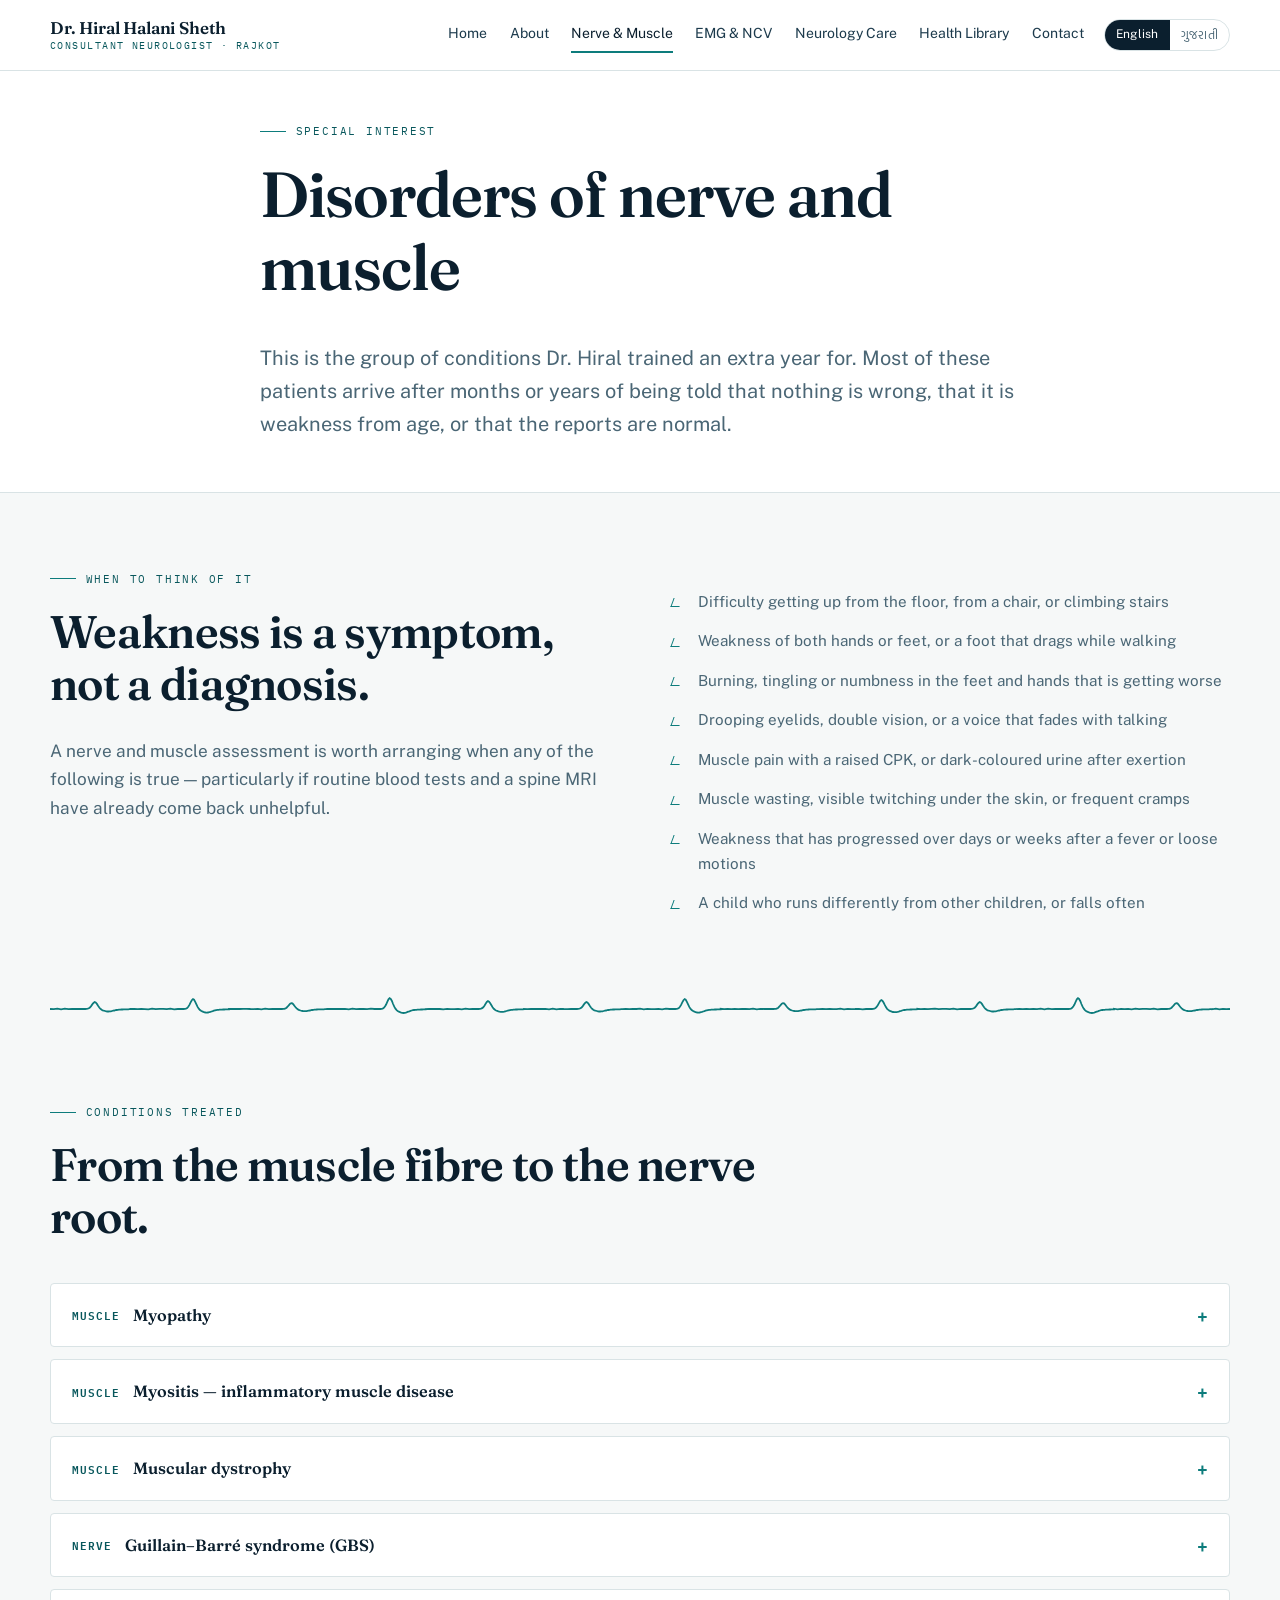
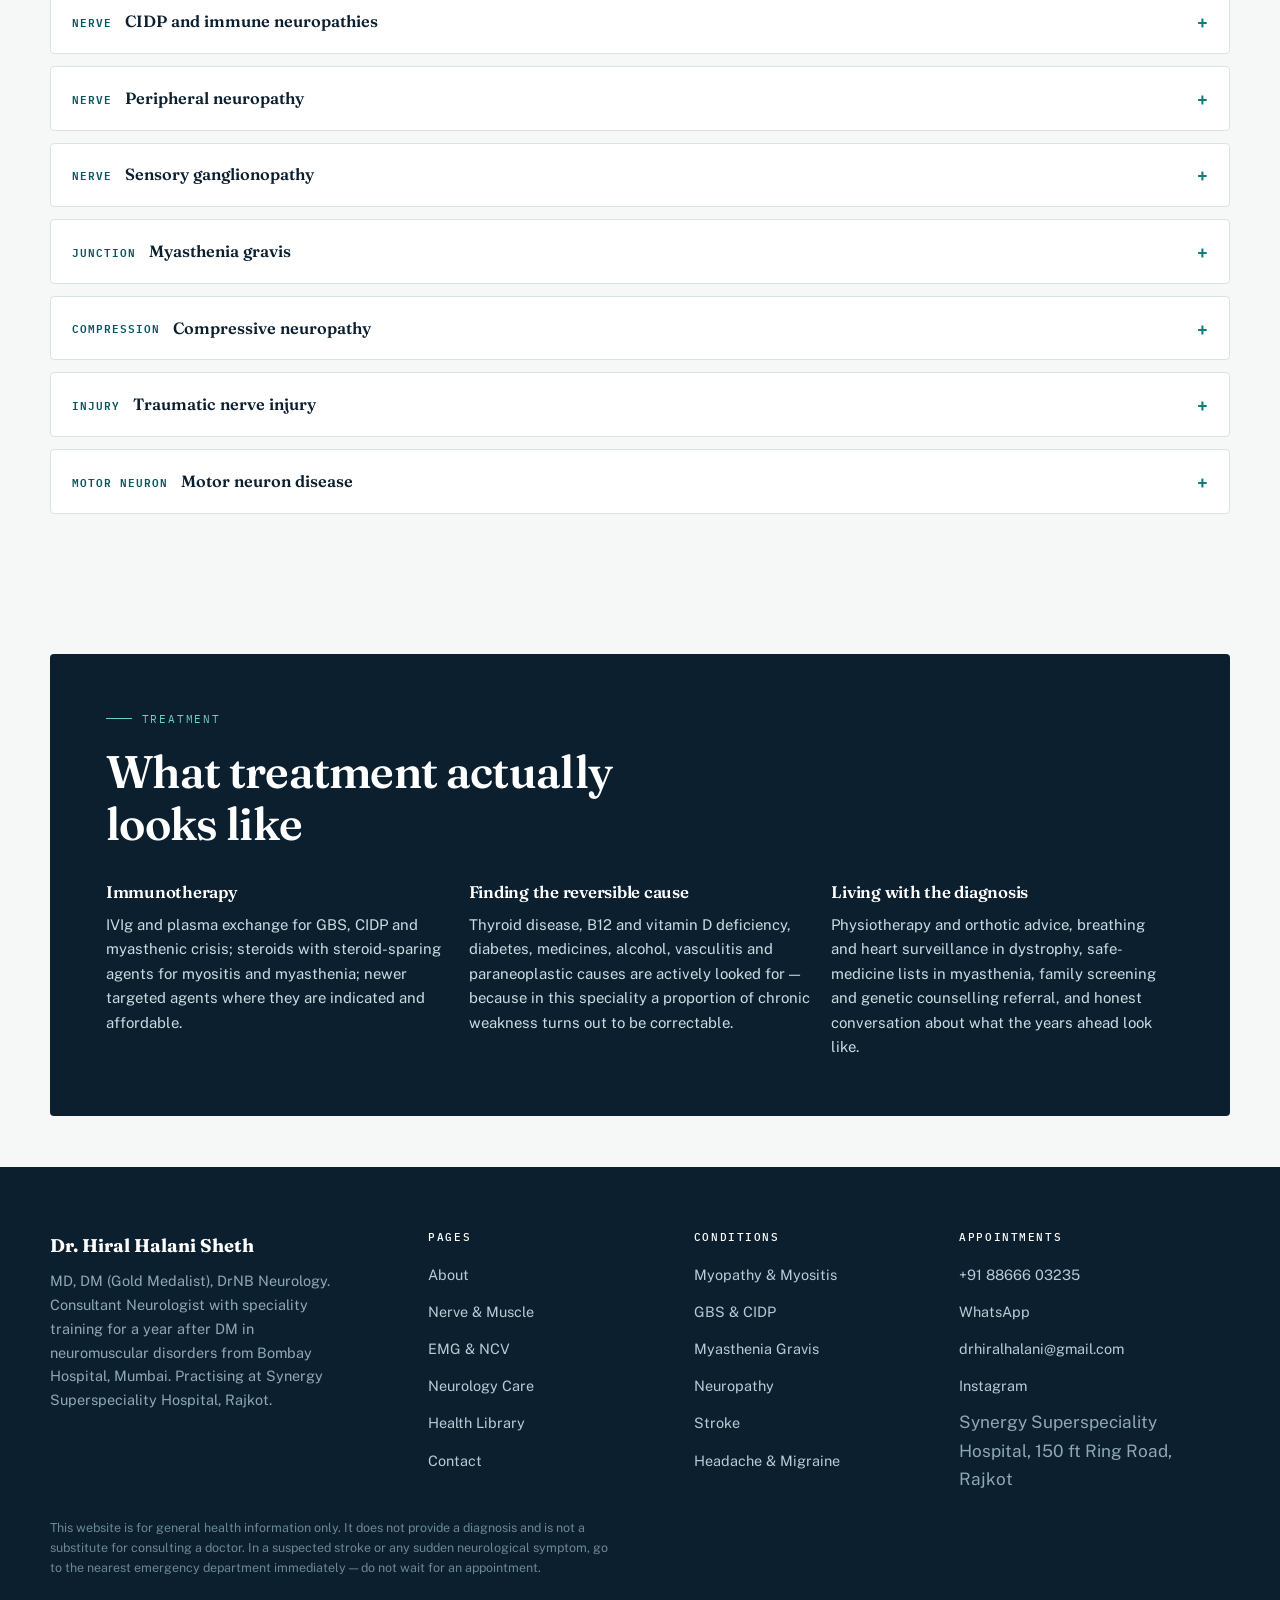
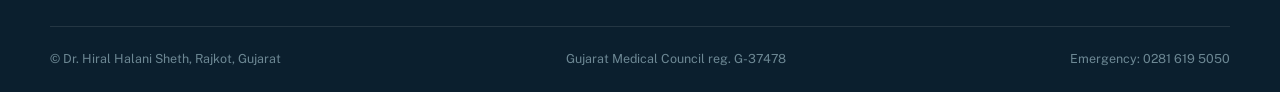
<file: nerve-muscle.html>
<!DOCTYPE html>
<html lang="en">
<head>
<meta charset="utf-8">
<meta name="viewport" content="width=device-width, initial-scale=1">
<title>Neuromuscular Disorder Specialist in Rajkot — Myopathy, GBS, CIDP, Myasthenia Gravis, MND | Dr. Hiral Halani Sheth</title>
<meta name="description" content="Specialist care for neuromuscular disorders in Rajkot: myopathy, myositis, muscular dystrophy, GBS, CIDP, sensory ganglionopathy, peripheral and compressive neuropathy, traumatic nerve injury, myasthenia gravis and motor neuron disease.">
<meta name="keywords" content="neuromuscular disorders, neuromuscular disorder specialist, myopathy, myositis, muscular dystrophy, GBS, Guillain-Barre syndrome, CIDP, myasthenia gravis, MND, motor neuron disease, neuropathy, peripheral neuropathy, nerve injury, carpal tunnel, neurophysician, neurologist in Rajkot">
<link rel="canonical" href="https://drhiralhalani.com/nerve-muscle.html">
<meta property="og:title" content="Neuromuscular Disorder Specialist in Rajkot — Myopathy, GBS, CIDP, Myasthenia Gravis, MND | Dr. Hiral Halani Sheth">
<meta property="og:description" content="Specialist care for neuromuscular disorders in Rajkot: myopathy, myositis, muscular dystrophy, GBS, CIDP, sensory ganglionopathy, peripheral and compressive neuropathy, traumatic nerve injury, myasthenia gravis and motor neuron disease.">
<meta property="og:type" content="website">
<meta property="og:url" content="https://drhiralhalani.com/nerve-muscle.html">
<meta property="og:image" content="https://drhiralhalani.com/assets/img/dr-hiral-hero.jpg">
<meta name="theme-color" content="#0B1F2E">
<link rel="icon" href="assets/img/favicon.svg" type="image/svg+xml">
<link rel="preconnect" href="https://fonts.googleapis.com">
<link rel="preconnect" href="https://fonts.gstatic.com" crossorigin>
<link href="https://fonts.googleapis.com/css2?family=Fraunces:opsz,wght@9..144,500;9..144,600&family=Public+Sans:wght@400;500;600&family=Hind+Vadodara:wght@400;500;600&family=IBM+Plex+Mono:wght@400;500&display=swap" rel="stylesheet">
<link rel="stylesheet" href="assets/css/style.css">

</head>
<body>
<a class="skip" href="#main" style="position:absolute;left:-9999px">Skip to content</a>
<header class="site-header">
  <div class="wrap header-in">
    <a class="brand" href="index.html">
      <strong>Dr. Hiral Halani Sheth</strong>
      <span data-en="Consultant Neurologist · Rajkot" data-gu="કન્સલ્ટન્ટ ન્યુરોલોજિસ્ટ · રાજકોટ">Consultant Neurologist · Rajkot</span>
    </a>
    <nav class="nav" id="nav">
        <a href="index.html" data-en="Home" data-gu="મુખ્ય પૃષ્ઠ">Home</a>
        <a href="about.html" data-en="About" data-gu="પરિચય">About</a>
        <a href="nerve-muscle.html" aria-current="page" data-en="Nerve & Muscle" data-gu="ચેતા અને સ્નાયુ">Nerve & Muscle</a>
        <a href="emg-ncv.html" data-en="EMG & NCV" data-gu="EMG – NCV">EMG & NCV</a>
        <a href="neurology-care.html" data-en="Neurology Care" data-gu="ન્યુરોલોજી સારવાર">Neurology Care</a>
        <a href="health-library.html" data-en="Health Library" data-gu="આરોગ્ય માહિતી">Health Library</a>
        <a href="contact.html" data-en="Contact" data-gu="સંપર્ક">Contact</a>
    </nav>
    <div class="lang-switch" role="group" aria-label="Language">
      <button type="button" data-lang="en" aria-pressed="true">English</button>
      <button type="button" data-lang="gu" aria-pressed="false">ગુજરાતી</button>
    </div>
    <button class="nav-toggle" type="button" aria-label="Menu" aria-expanded="false" aria-controls="nav">
      <span></span><span></span><span></span>
    </button>
  </div>
</header>
<main id="main">
<section class="sec-tight" style="background:#fff;border-bottom:1px solid var(--line)">
  <div class="wrap narrow">
    <p class="eyebrow" data-en="Special interest" data-gu="વિશેષ રસનું ક્ષેત્ર">Special interest</p>
    <h1 data-en="Disorders of nerve and muscle" data-gu="ચેતા અને સ્નાયુના રોગો">Disorders of nerve and muscle</h1>
    <p class="lede" data-en="This is the group of conditions Dr. Hiral trained an extra year for. Most of these patients arrive after months or years of being told that nothing is wrong, that it is weakness from age, or that the reports are normal." data-gu="આ એ રોગોનું જૂથ છે જેના માટે ડૉ. હિરલે વધારાનું એક વર્ષ તાલીમ લીધી છે. આવા મોટા ભાગના દર્દીઓ મહિનાઓ કે વર્ષો સુધી એવું સાંભળ્યા પછી આવે છે કે કંઈ થયું નથી, ઉંમરની અસર છે, અથવા રિપોર્ટ નોર્મલ છે.">This is the group of conditions Dr. Hiral trained an extra year for.</p>
  </div>
</section>

<section>
  <div class="wrap">
    <div class="split" style="align-items:start">
      <div class="reveal">
        <p class="eyebrow" data-en="When to think of it" data-gu="ક્યારે શંકા કરવી">When to think of it</p>
        <h2 data-en="Weakness is a symptom, not a diagnosis." data-gu="નબળાઈ એ લક્ષણ છે, નિદાન નહીં.">Weakness is a symptom, not a diagnosis.</h2>
        <p class="muted" data-en="A nerve and muscle assessment is worth arranging when any of the following is true — particularly if routine blood tests and a spine MRI have already come back unhelpful." data-gu="નીચેમાંથી કંઈ પણ લાગુ પડતું હોય તો ચેતા અને સ્નાયુની તપાસ કરાવવી યોગ્ય છે — ખાસ કરીને જ્યારે સામાન્ય લોહીની તપાસ અને કરોડરજ્જુના MRI થી કોઈ જવાબ ન મળ્યો હોય.">A nerve and muscle assessment is worth arranging when any of the following is true.</p>
      </div>
      <ul class="cond-list reveal">
        <li data-en="Difficulty getting up from the floor, from a chair, or climbing stairs" data-gu="નીચેથી કે ખુરશીથી ઊભા થવામાં અથવા દાદરા ચઢવામાં તકલીફ">Difficulty getting up from the floor or climbing stairs</li>
        <li data-en="Weakness of both hands or feet, or a foot that drags while walking" data-gu="બંને હાથ કે પગમાં નબળાઈ, અથવા ચાલતી વખતે પગ ઘસાવો">Weakness of both hands or feet, or a foot that drags</li>
        <li data-en="Burning, tingling or numbness in the feet and hands that is getting worse" data-gu="પગ અને હાથમાં વધતી જતી બળતરા, ઝણઝણાટી કે ખાલી ચડવી">Burning, tingling or numbness that is getting worse</li>
        <li data-en="Drooping eyelids, double vision, or a voice that fades with talking" data-gu="પોપચાં ઢળી પડવાં, બે દેખાવું, કે બોલતાં બોલતાં અવાજ બેસી જવો">Drooping eyelids, double vision, or a fading voice</li>
        <li data-en="Muscle pain with a raised CPK, or dark-coloured urine after exertion" data-gu="CPK વધેલો હોય તેવો સ્નાયુનો દુખાવો, અથવા મહેનત પછી ઘેરા રંગનો પેશાબ">Muscle pain with a raised CPK</li>
        <li data-en="Muscle wasting, visible twitching under the skin, or frequent cramps" data-gu="સ્નાયુ સુકાવા, ચામડી નીચે સ્નાયુ ફરકવા, કે વારંવાર ખેંચ આવવી">Muscle wasting, twitching or frequent cramps</li>
        <li data-en="Weakness that has progressed over days or weeks after a fever or loose motions" data-gu="તાવ કે ઝાડા પછી દિવસો-અઠવાડિયામાં વધેલી નબળાઈ">Weakness progressing after a fever or loose motions</li>
        <li data-en="A child who runs differently from other children, or falls often" data-gu="એવું બાળક જે બીજાં બાળકોથી અલગ રીતે દોડે, અથવા વારંવાર પડી જાય">A child who runs differently or falls often</li>
      </ul>
    </div>
  </div>
</section>

<div class="wrap"><svg class="trace-rule" data-trace="rule" viewBox="0 0 1200 34" preserveAspectRatio="none" aria-hidden="true"><path class="live" d=""></path></svg></div>

<section>
  <div class="wrap">
    <p class="eyebrow reveal" data-en="Conditions treated" data-gu="સારવાર થતા રોગો">Conditions treated</p>
    <h2 class="reveal" style="max-width:24ch" data-en="From the muscle fibre to the nerve root." data-gu="સ્નાયુના તંતુથી માંડીને ચેતાના મૂળ સુધી.">From the muscle fibre to the nerve root.</h2>
    <div class="reveal" style="margin-top:2.5rem">
<details class="detail" id="myopathy">
  <summary><span class="tagline" data-en="Muscle" data-gu="સ્નાયુ">Muscle</span><span data-en="Myopathy" data-gu="માયોપથી">Myopathy</span></summary>
  <div class="detail-body"><p data-en="Disease of the muscle itself. Typically difficulty rising from the floor or a chair, climbing stairs, or lifting the arms above the head, without numbness. Causes range from thyroid disease and vitamin D deficiency to statin-related, inflammatory, metabolic and inherited myopathies — the treatable ones are common and are missed when weakness is written off as ageing or weakness of the mind." data-gu="સ્નાયુનો પોતાનો રોગ. સામાન્ય રીતે નીચે બેસીને ઊભા થવામાં, દાદરા ચઢવામાં કે માથા ઉપર હાથ ઊંચકવામાં તકલીફ પડે છે, પણ ખાલી ચડતી નથી. કારણોમાં થાઇરોઇડ, વિટામિન D ની ઉણપ, કોલેસ્ટ્રોલની દવા (સ્ટેટિન), સોજાવાળી, મેટાબોલિક અને વારસાગત માયોપથી આવે છે — મટી શકે તેવાં કારણો સામાન્ય છે, અને નબળાઈને 'ઉંમરની અસર' ગણી લેવાથી છૂટી જાય છે.">Disease of the muscle itself. Typically difficulty rising from the floor or a chair, climbing stairs, or lifting the arms above the head, without numbness. Causes range from thyroid disease and vitamin D deficiency to statin-related, inflammatory, metabolic and inherited myopathies — the treatable ones are common and are missed when weakness is written off as ageing or weakness of the mind.</p></div>
</details>
<details class="detail" id="myositis">
  <summary><span class="tagline" data-en="Muscle" data-gu="સ્નાયુ">Muscle</span><span data-en="Myositis — inflammatory muscle disease" data-gu="માયોસાઇટિસ — સ્નાયુમાં સોજાનો રોગ">Myositis — inflammatory muscle disease</span></summary>
  <div class="detail-body"><p data-en="Dermatomyositis, polymyositis, immune-mediated necrotizing myopathy and inclusion body myositis. The immune system attacks muscle, often with a rising CPK, sometimes with a rash, joint pain, breathlessness or difficulty swallowing. Most respond to immunosuppressive treatment, and some are associated with an underlying cancer that needs to be looked for — which is why the diagnosis needs to be exact, not approximate." data-gu="ડર્મેટોમાયોસાઇટિસ, પોલિમાયોસાઇટિસ, ઇમ્યુન-મિડિયેટેડ નેક્રોટાઇઝિંગ માયોપથી અને ઇન્ક્લુઝન બોડી માયોસાઇટિસ. શરીરની રોગપ્રતિકારક શક્તિ સ્નાયુ પર હુમલો કરે છે; CPK વધે, ક્યારેક ચામડી પર ચકામાં, સાંધાનો દુખાવો, શ્વાસ ચઢવો કે ગળવામાં તકલીફ થાય. મોટા ભાગના દર્દી ઇમ્યુનોસપ્રેસિવ સારવારથી સુધરે છે, અને કેટલાક કિસ્સામાં પાછળ કેન્સર છુપાયેલું હોઈ શકે જેની તપાસ જરૂરી છે — તેથી નિદાન ચોક્કસ હોવું જોઈએ, અંદાજ નહીં.">Dermatomyositis, polymyositis, immune-mediated necrotizing myopathy and inclusion body myositis. The immune system attacks muscle, often with a rising CPK, sometimes with a rash, joint pain, breathlessness or difficulty swallowing. Most respond to immunosuppressive treatment, and some are associated with an underlying cancer that needs to be looked for — which is why the diagnosis needs to be exact, not approximate.</p></div>
</details>
<details class="detail" id="dystrophy">
  <summary><span class="tagline" data-en="Muscle" data-gu="સ્નાયુ">Muscle</span><span data-en="Muscular dystrophy" data-gu="મસ્ક્યુલર ડિસ્ટ્રોફી">Muscular dystrophy</span></summary>
  <div class="detail-body"><p data-en="Inherited muscle disease — Duchenne and Becker, limb-girdle, facioscapulohumeral and myotonic dystrophy. Even where no cure exists, an exact genetic diagnosis changes real things: heart and breathing surveillance that prevents sudden deterioration, safe anaesthesia planning, eligibility for trials and new therapies, and accurate counselling for the next pregnancy in the family." data-gu="વારસાગત સ્નાયુના રોગો — ડ્યુશેન અને બેકર, લિમ્બ-ગર્ડલ, ફેશિયોસ્કેપ્યુલોહ્યુમરલ અને માયોટોનિક ડિસ્ટ્રોફી. ઇલાજ ન હોય તોપણ ચોક્કસ જનીન-નિદાનથી ઘણું બદલાય છે: હૃદય અને શ્વાસની નિયમિત તપાસ જે અચાનક બગડતી હાલત અટકાવે, એનેસ્થેસિયાનું સલામત આયોજન, નવી સારવાર અને ટ્રાયલમાં પાત્રતા, અને પરિવારમાં આગામી ગર્ભાવસ્થા માટે સાચી સલાહ.">Inherited muscle disease — Duchenne and Becker, limb-girdle, facioscapulohumeral and myotonic dystrophy. Even where no cure exists, an exact genetic diagnosis changes real things: heart and breathing surveillance that prevents sudden deterioration, safe anaesthesia planning, eligibility for trials and new therapies, and accurate counselling for the next pregnancy in the family.</p></div>
</details>
<details class="detail" id="gbs">
  <summary><span class="tagline" data-en="Nerve" data-gu="ચેતા">Nerve</span><span data-en="Guillain–Barré syndrome (GBS)" data-gu="ગુલિયન–બારે સિન્ડ્રોમ (GBS)">Guillain–Barré syndrome (GBS)</span></summary>
  <div class="detail-body"><p data-en="A medical emergency. Weakness that starts in the legs and climbs upward over days, often after a diarrhoeal or viral illness, sometimes with tingling and difficulty walking. Breathing and swallowing muscles can be involved within a day or two, so this is treated as an admission — with IVIg or plasma exchange, close monitoring of breathing capacity, and ICU support where needed. Most patients recover well when treatment starts early." data-gu="આ તાત્કાલિક સારવાર માંગતી સ્થિતિ છે. પગથી શરૂ થઈને ઉપરની તરફ થોડા દિવસોમાં વધતી નબળાઈ, ઘણીવાર ઝાડા કે વાયરલ બીમારી પછી, સાથે ઝણઝણાટી અને ચાલવામાં તકલીફ. એક-બે દિવસમાં જ શ્વાસ અને ગળવાના સ્નાયુ પર અસર થઈ શકે, તેથી દર્દીને દાખલ કરીને સારવાર કરવી પડે — IVIg કે પ્લાઝમા એક્સચેન્જ, શ્વાસની ક્ષમતાનું સતત નિરીક્ષણ અને જરૂર પડ્યે ICU. વહેલી સારવારથી મોટા ભાગના દર્દી સારા થઈ જાય છે.">A medical emergency. Weakness that starts in the legs and climbs upward over days, often after a diarrhoeal or viral illness, sometimes with tingling and difficulty walking. Breathing and swallowing muscles can be involved within a day or two, so this is treated as an admission — with IVIg or plasma exchange, close monitoring of breathing capacity, and ICU support where needed. Most patients recover well when treatment starts early.</p></div>
</details>
<details class="detail" id="cidp">
  <summary><span class="tagline" data-en="Nerve" data-gu="ચેતા">Nerve</span><span data-en="CIDP and immune neuropathies" data-gu="CIDP અને ઇમ્યુન ન્યુરોપથી">CIDP and immune neuropathies</span></summary>
  <div class="detail-body"><p data-en="Chronic inflammatory demyelinating polyradiculoneuropathy behaves like a slow GBS — weakness and numbness building over two months or more, often with a stumbling gait and loss of reflexes. It is one of the few genuinely treatable causes of chronic weakness, and it is regularly mistaken for diabetic neuropathy or a spine problem. The diagnosis rests substantially on a carefully performed nerve conduction study." data-gu="CIDP ધીમે વધતા GBS જેવો રોગ છે — બે મહિના કે તેથી વધુ સમયમાં ધીમે ધીમે વધતી નબળાઈ અને ખાલી ચડવી, ઘણીવાર ચાલવામાં લથડિયાં અને રિફ્લેક્સ ગુમાવવી. લાંબા ગાળાની નબળાઈનાં જે થોડાં કારણો ખરેખર મટી શકે છે તેમાં આ એક છે, અને તેને ઘણીવાર ડાયાબિટીસની ન્યુરોપથી કે કરોડરજ્જુની તકલીફ સમજી લેવાય છે. તેનું નિદાન મહદંશે કાળજીપૂર્વક કરેલી નર્વ કન્ડક્શન તપાસ પર આધારિત છે.">Chronic inflammatory demyelinating polyradiculoneuropathy behaves like a slow GBS — weakness and numbness building over two months or more, often with a stumbling gait and loss of reflexes. It is one of the few genuinely treatable causes of chronic weakness, and it is regularly mistaken for diabetic neuropathy or a spine problem. The diagnosis rests substantially on a carefully performed nerve conduction study.</p></div>
</details>
<details class="detail" id="neuropathy">
  <summary><span class="tagline" data-en="Nerve" data-gu="ચેતા">Nerve</span><span data-en="Peripheral neuropathy" data-gu="પેરિફેરલ ન્યુરોપથી">Peripheral neuropathy</span></summary>
  <div class="detail-body"><p data-en="Burning, tingling, numbness or pin-prick pain in the feet and hands, often worse at night. Diabetes is the commonest cause, but B12 deficiency, thyroid disease, alcohol, kidney disease, medicines including chemotherapy, hereditary neuropathy (CMT) and vasculitis all produce it. The pattern on examination and nerve conduction tells them apart — and several of these causes are correctable." data-gu="પગ અને હાથમાં બળતરા, ઝણઝણાટી, ખાલી ચડવી કે સોય ભોંકાતી હોય તેવો દુખાવો, ઘણીવાર રાત્રે વધુ. સૌથી સામાન્ય કારણ ડાયાબિટીસ છે, પણ વિટામિન B12 ની ઉણપ, થાઇરોઇડ, દારૂ, કિડનીના રોગ, કીમોથેરાપી સહિતની દવાઓ, વારસાગત ન્યુરોપથી (CMT) અને વાસ્ક્યુલાઇટિસ પણ આવું કરી શકે. શારીરિક તપાસ અને નર્વ કન્ડક્શન તપાસ આ કારણોને અલગ પાડે છે — અને તેમાંનાં કેટલાંક સંપૂર્ણ સુધારી શકાય તેવાં હોય છે.">Burning, tingling, numbness or pin-prick pain in the feet and hands, often worse at night. Diabetes is the commonest cause, but B12 deficiency, thyroid disease, alcohol, kidney disease, medicines including chemotherapy, hereditary neuropathy (CMT) and vasculitis all produce it. The pattern on examination and nerve conduction tells them apart — and several of these causes are correctable.</p></div>
</details>
<details class="detail" id="ganglionopathy">
  <summary><span class="tagline" data-en="Nerve" data-gu="ચેતા">Nerve</span><span data-en="Sensory ganglionopathy" data-gu="સેન્સરી ગેન્ગ્લિયોનોપથી">Sensory ganglionopathy</span></summary>
  <div class="detail-body"><p data-en="An uncommon disorder where the sensory nerve cell bodies are attacked, producing clumsy hands, an unsteady gait that worsens in the dark, and numbness that does not follow the usual glove-and-stocking pattern. It is easy to mistake for a balance or spine problem, and it points towards specific autoimmune, drug-related or paraneoplastic causes worth finding." data-gu="ઓછો જોવા મળતો રોગ, જેમાં સંવેદના વહન કરતી ચેતાના મૂળ કોષો પર હુમલો થાય છે — હાથ કામ કરવામાં અણઘડ બને, ચાલવામાં અસ્થિરતા આવે જે અંધારામાં વધે, અને ખાલી ચડવાની ભાત સામાન્ય ન્યુરોપથી જેવી હોતી નથી. તેને ઘણીવાર બેલેન્સ કે કરોડરજ્જુની તકલીફ સમજી લેવાય છે, જ્યારે તે ચોક્કસ ઓટોઇમ્યુન, દવાજન્ય કે કેન્સર-સંબંધિત કારણ તરફ ઈશારો કરે છે.">An uncommon disorder where the sensory nerve cell bodies are attacked, producing clumsy hands, an unsteady gait that worsens in the dark, and numbness that does not follow the usual glove-and-stocking pattern. It is easy to mistake for a balance or spine problem, and it points towards specific autoimmune, drug-related or paraneoplastic causes worth finding.</p></div>
</details>
<details class="detail" id="mg">
  <summary><span class="tagline" data-en="Junction" data-gu="ચેતા–સ્નાયુ સંધિ">Junction</span><span data-en="Myasthenia gravis" data-gu="માયસ્થેનિયા ગ્રેવિસ">Myasthenia gravis</span></summary>
  <div class="detail-body"><p data-en="Weakness that comes and goes with use — drooping eyelids and double vision towards evening, a voice that fades during a long conversation, difficulty chewing through a meal, arms that tire while combing hair. It is confirmed with antibody testing and repetitive nerve stimulation, and it is highly treatable. A myasthenic crisis affecting breathing is an emergency, and certain common medicines must be avoided." data-gu="ઉપયોગ સાથે વધતી-ઘટતી નબળાઈ — સાંજ પડતાં પોપચાં ઢળી પડે અને બે દેખાય, લાંબી વાત કરતાં અવાજ બેસી જાય, જમતાં જમતાં ચાવવામાં તકલીફ થાય, વાળ ઓળતાં હાથ થાકી જાય. એન્ટિબોડી તપાસ અને રિપિટિટિવ નર્વ સ્ટિમ્યુલેશનથી નિદાન થાય છે અને સારવારથી ઘણો સારો ફાયદો થાય છે. શ્વાસ પર અસર કરતી માયસ્થેનિક ક્રાઇસિસ ઇમરજન્સી છે, અને કેટલીક સામાન્ય દવાઓ ટાળવી જરૂરી છે.">Weakness that comes and goes with use — drooping eyelids and double vision towards evening, a voice that fades during a long conversation, difficulty chewing through a meal, arms that tire while combing hair. It is confirmed with antibody testing and repetitive nerve stimulation, and it is highly treatable. A myasthenic crisis affecting breathing is an emergency, and certain common medicines must be avoided.</p></div>
</details>
<details class="detail" id="compression">
  <summary><span class="tagline" data-en="Compression" data-gu="ચેતા દબાવાથી">Compression</span><span data-en="Compressive neuropathy" data-gu="ચેતા દબાવાની તકલીફ">Compressive neuropathy</span></summary>
  <div class="detail-body"><p data-en="Carpal tunnel syndrome at the wrist, ulnar nerve compression at the elbow, radial nerve palsy after sleeping on the arm, foot drop from peroneal compression at the knee. Nerve conduction locates the exact site and grades the severity — which decides whether a splint and treatment of the underlying cause will do, or whether surgical release is warranted before permanent damage sets in." data-gu="કાંડામાં કાર્પલ ટનલ સિન્ડ્રોમ, કોણીએ અલ્નાર ચેતાનું દબાણ, હાથ પર સૂઈ જવાથી થતો રેડિયલ નર્વ પાલ્સી, ઘૂંટણ પાસે પેરોનિયલ ચેતા દબાવાથી થતો ફૂટ ડ્રોપ. નર્વ કન્ડક્શન તપાસ દબાણનું ચોક્કસ સ્થાન અને તીવ્રતા જણાવે છે — જેના આધારે નક્કી થાય કે સ્પ્લિન્ટ અને મૂળ કારણની સારવાર પૂરતી છે કે કાયમી નુકસાન થાય તે પહેલાં ઓપરેશન જરૂરી છે.">Carpal tunnel syndrome at the wrist, ulnar nerve compression at the elbow, radial nerve palsy after sleeping on the arm, foot drop from peroneal compression at the knee. Nerve conduction locates the exact site and grades the severity — which decides whether a splint and treatment of the underlying cause will do, or whether surgical release is warranted before permanent damage sets in.</p></div>
</details>
<details class="detail" id="injury">
  <summary><span class="tagline" data-en="Injury" data-gu="ઈજા">Injury</span><span data-en="Traumatic nerve injury" data-gu="ચેતાની ઈજા">Traumatic nerve injury</span></summary>
  <div class="detail-body"><p data-en="After a fracture, a deep cut, an injection injury or a road accident, nerve conduction and EMG answer the questions surgery depends on: is the nerve cut or only bruised, how much of it is still working, and is it recovering. Timing matters — the study is usually most informative about three weeks after the injury, and repeat studies track whether nerve regrowth is actually happening." data-gu="હાડકું ભાંગ્યા પછી, ઊંડા ઘા પછી, ઇન્જેક્શનથી થયેલી ઈજા પછી કે અકસ્માત પછી — નર્વ કન્ડક્શન અને EMG એ પ્રશ્નોના જવાબ આપે છે જેના પર ઓપરેશનનો નિર્ણય આધારિત છે: ચેતા કપાઈ ગઈ છે કે માત્ર દબાઈ છે, કેટલી ચેતા હજી કામ કરે છે, અને સુધારો થઈ રહ્યો છે કે નહીં. સમય મહત્વનો છે — સામાન્ય રીતે ઈજાના લગભગ ત્રણ અઠવાડિયાં પછીની તપાસ સૌથી વધુ માહિતી આપે છે, અને ફરી કરેલી તપાસ ચેતા ખરેખર પાછી વધી રહી છે કે નહીં તે દર્શાવે છે.">After a fracture, a deep cut, an injection injury or a road accident, nerve conduction and EMG answer the questions surgery depends on: is the nerve cut or only bruised, how much of it is still working, and is it recovering. Timing matters — the study is usually most informative about three weeks after the injury, and repeat studies track whether nerve regrowth is actually happening.</p></div>
</details>
<details class="detail" id="mnd">
  <summary><span class="tagline" data-en="Motor neuron" data-gu="મોટર ન્યુરોન">Motor neuron</span><span data-en="Motor neuron disease" data-gu="મોટર ન્યુરોન ડિસીઝ">Motor neuron disease</span></summary>
  <div class="detail-body"><p data-en="Progressive weakness with muscle wasting, twitching, cramps and — in some — slurred speech or difficulty swallowing, without loss of sensation. Because several treatable conditions imitate it closely, the first duty is to exclude them properly with EMG and the right investigations. Where the diagnosis is confirmed, care focuses on breathing support, nutrition, mobility, communication and symptom relief." data-gu="ધીમે ધીમે વધતી નબળાઈ સાથે સ્નાયુ સુકાવા, ફરકવા, ખેંચ આવવી અને કેટલાકમાં બોલવામાં કે ગળવામાં તકલીફ — પણ સંવેદના જળવાઈ રહે. આના જેવા દેખાતા કેટલાક રોગો મટી શકે તેવા હોય છે, તેથી પહેલી ફરજ EMG અને યોગ્ય તપાસથી તેમને બાકાત કરવાની છે. નિદાન નક્કી થાય ત્યારે સારવાર શ્વાસ, પોષણ, હલનચલન, વાતચીત અને લક્ષણોમાં રાહત પર કેન્દ્રિત રહે છે.">Progressive weakness with muscle wasting, twitching, cramps and — in some — slurred speech or difficulty swallowing, without loss of sensation. Because several treatable conditions imitate it closely, the first duty is to exclude them properly with EMG and the right investigations. Where the diagnosis is confirmed, care focuses on breathing support, nutrition, mobility, communication and symptom relief.</p></div>
</details>

    </div>
  </div>
</section>

<section class="sec-tight">
  <div class="wrap">
    <div class="statement reveal">
      <p class="eyebrow" data-en="Treatment" data-gu="સારવાર">Treatment</p>
      <h2 style="max-width:20ch" data-en="What treatment actually looks like" data-gu="સારવાર ખરેખર કેવી હોય છે">What treatment actually looks like</h2>
      <div class="grid g3" style="margin-top:2rem">
        <div>
          <h3 style="color:#fff;font-size:1.05rem" data-en="Immunotherapy" data-gu="ઇમ્યુનોથેરાપી">Immunotherapy</h3>
          <p style="font-size:.93rem" data-en="IVIg and plasma exchange for GBS, CIDP and myasthenic crisis; steroids with steroid-sparing agents for myositis and myasthenia; newer targeted agents where they are indicated and affordable." data-gu="GBS, CIDP અને માયસ્થેનિક ક્રાઇસિસ માટે IVIg અને પ્લાઝમા એક્સચેન્જ; માયોસાઇટિસ અને માયસ્થેનિયા માટે સ્ટીરોઇડ સાથે સ્ટીરોઇડ ઘટાડતી દવાઓ; જ્યાં જરૂરી અને પરવડે ત્યાં નવી ટાર્ગેટેડ દવાઓ.">IVIg, plasma exchange, steroids and steroid-sparing agents.</p>
        </div>
        <div>
          <h3 style="color:#fff;font-size:1.05rem" data-en="Finding the reversible cause" data-gu="સુધારી શકાય તેવું કારણ શોધવું">Finding the reversible cause</h3>
          <p style="font-size:.93rem" data-en="Thyroid disease, B12 and vitamin D deficiency, diabetes, medicines, alcohol, vasculitis and paraneoplastic causes are actively looked for — because in this speciality a proportion of chronic weakness turns out to be correctable." data-gu="થાઇરોઇડ, વિટામિન B12 અને D ની ઉણપ, ડાયાબિટીસ, દવાઓ, દારૂ, વાસ્ક્યુલાઇટિસ અને કેન્સર-સંબંધિત કારણો સક્રિય રીતે શોધવામાં આવે છે — કારણ કે આ ક્ષેત્રમાં લાંબા ગાળાની નબળાઈનો એક ભાગ સુધારી શકાય તેવો નીકળે છે.">Reversible causes are actively looked for.</p>
        </div>
        <div>
          <h3 style="color:#fff;font-size:1.05rem" data-en="Living with the diagnosis" data-gu="નિદાન સાથે જીવવું">Living with the diagnosis</h3>
          <p style="font-size:.93rem" data-en="Physiotherapy and orthotic advice, breathing and heart surveillance in dystrophy, safe-medicine lists in myasthenia, family screening and genetic counselling referral, and honest conversation about what the years ahead look like." data-gu="ફિઝિયોથેરાપી અને ઓર્થોટિક સલાહ, ડિસ્ટ્રોફીમાં શ્વાસ અને હૃદયની નિયમિત તપાસ, માયસ્થેનિયામાં કઈ દવાઓ સલામત તેની યાદી, પરિવારની તપાસ અને જનીન-સલાહ માટે રેફરલ, અને આવનારાં વર્ષો વિશે પ્રામાણિક વાત.">Rehabilitation, surveillance, family screening and honest counselling.</p>
        </div>
      </div>
    </div>
  </div>
</section>
</main>
<footer class="site-footer">
  <div class="wrap">
    <div class="footer-grid">
      <div class="footer-brand">
        <strong>Dr. Hiral Halani Sheth</strong>
        <p data-en="MD, DM (Gold Medalist), DrNB Neurology. Consultant Neurologist with speciality training for a year after DM in neuromuscular disorders from Bombay Hospital, Mumbai. Practising at Synergy Superspeciality Hospital, Rajkot." data-gu="MD, DM (ગોલ્ડ મેડલિસ્ટ), DrNB ન્યુરોલોજી. મુંબઈની બોમ્બે હોસ્પિટલમાંથી DM પછી એક વર્ષની ચેતા અને સ્નાયુના રોગોની સ્પેશ્યાલિટી તાલીમ. સિનર્જી સુપરસ્પેશ્યાલિટી હોસ્પિટલ, રાજકોટ ખાતે સેવારત.">MD, DM (Gold Medalist), DrNB Neurology.</p>
      </div>
      <div>
        <h4 data-en="Pages" data-gu="પાનાં">Pages</h4>
        <ul><li><a href="about.html" data-en="About" data-gu="પરિચય">About</a></li><li><a href="nerve-muscle.html" data-en="Nerve & Muscle" data-gu="ચેતા અને સ્નાયુ">Nerve & Muscle</a></li><li><a href="emg-ncv.html" data-en="EMG & NCV" data-gu="EMG – NCV">EMG & NCV</a></li><li><a href="neurology-care.html" data-en="Neurology Care" data-gu="ન્યુરોલોજી સારવાર">Neurology Care</a></li><li><a href="health-library.html" data-en="Health Library" data-gu="આરોગ્ય માહિતી">Health Library</a></li><li><a href="contact.html" data-en="Contact" data-gu="સંપર્ક">Contact</a></li></ul>
      </div>
      <div>
        <h4 data-en="Conditions" data-gu="રોગો">Conditions</h4>
        <ul>
          <li><a href="nerve-muscle.html#myopathy" data-en="Myopathy &amp; Myositis" data-gu="માયોપથી અને માયોસાઇટિસ">Myopathy &amp; Myositis</a></li>
          <li><a href="nerve-muscle.html#gbs" data-en="GBS &amp; CIDP" data-gu="GBS અને CIDP">GBS &amp; CIDP</a></li>
          <li><a href="nerve-muscle.html#mg" data-en="Myasthenia Gravis" data-gu="માયસ્થેનિયા ગ્રેવિસ">Myasthenia Gravis</a></li>
          <li><a href="nerve-muscle.html#neuropathy" data-en="Neuropathy" data-gu="ન્યુરોપથી">Neuropathy</a></li>
          <li><a href="neurology-care.html#stroke" data-en="Stroke" data-gu="લકવો">Stroke</a></li>
          <li><a href="neurology-care.html#headache" data-en="Headache &amp; Migraine" data-gu="માથાનો દુખાવો">Headache &amp; Migraine</a></li>
        </ul>
      </div>
      <div>
        <h4 data-en="Appointments" data-gu="એપોઇન્ટમેન્ટ">Appointments</h4>
        <ul>
          <li><a href="tel:+918866603235">+91 88666 03235</a></li>
          <li><a href="https://wa.me/918866603235" data-en="WhatsApp" data-gu="વૉટ્સએપ">WhatsApp</a></li>
          <li><a href="mailto:drhiralhalani@gmail.com">drhiralhalani@gmail.com</a></li>
          <li><a href="https://www.instagram.com/dr.hiralhalanisheth/?hl=en" target="_blank" rel="noopener">Instagram</a></li>
          <li data-en="Synergy Superspeciality Hospital, 150 ft Ring Road, Rajkot" data-gu="સિનર્જી સુપરસ્પેશ્યાલિટી હોસ્પિટલ, 150 ફૂટ રીંગ રોડ, રાજકોટ">Synergy Superspeciality Hospital, 150 ft Ring Road, Rajkot</li>
        </ul>
      </div>
    </div>
    <p class="disclaimer" data-en="This website is for general health information only. It does not provide a diagnosis and is not a substitute for consulting a doctor. In a suspected stroke or any sudden neurological symptom, go to the nearest emergency department immediately — do not wait for an appointment." data-gu="આ વેબસાઇટ પરની માહિતી ફક્ત સામાન્ય જાણકારી માટે છે. તે નિદાન નથી અને ડૉક્ટરની સલાહનો વિકલ્પ નથી. લકવાની શંકા હોય કે અચાનક કોઈ ન્યુરોલોજિકલ તકલીફ થાય, તો એપોઇન્ટમેન્ટની રાહ જોયા વગર તાત્કાલિક નજીકના ઇમરજન્સી વિભાગમાં પહોંચો.">Disclaimer</p>
    <div class="footer-bottom">
      <span data-en="© Dr. Hiral Halani Sheth, Rajkot, Gujarat" data-gu="© ડૉ. હિરલ હાલાણી શેઠ, રાજકોટ, ગુજરાત">© Dr. Hiral Halani Sheth, Rajkot, Gujarat</span>
      <span data-en="Gujarat Medical Council reg. G-37478" data-gu="ગુજરાત મેડિકલ કાઉન્સિલ નોંધણી G-37478">Gujarat Medical Council reg. G-37478</span>
      <span data-en="Emergency: 0281 619 5050" data-gu="ઇમરજન્સી: 0281 619 5050">Emergency: 0281 619 5050</span>
    </div>
  </div>
</footer>
<script src="assets/js/site.js"></script>
</body>
</html>
</file>
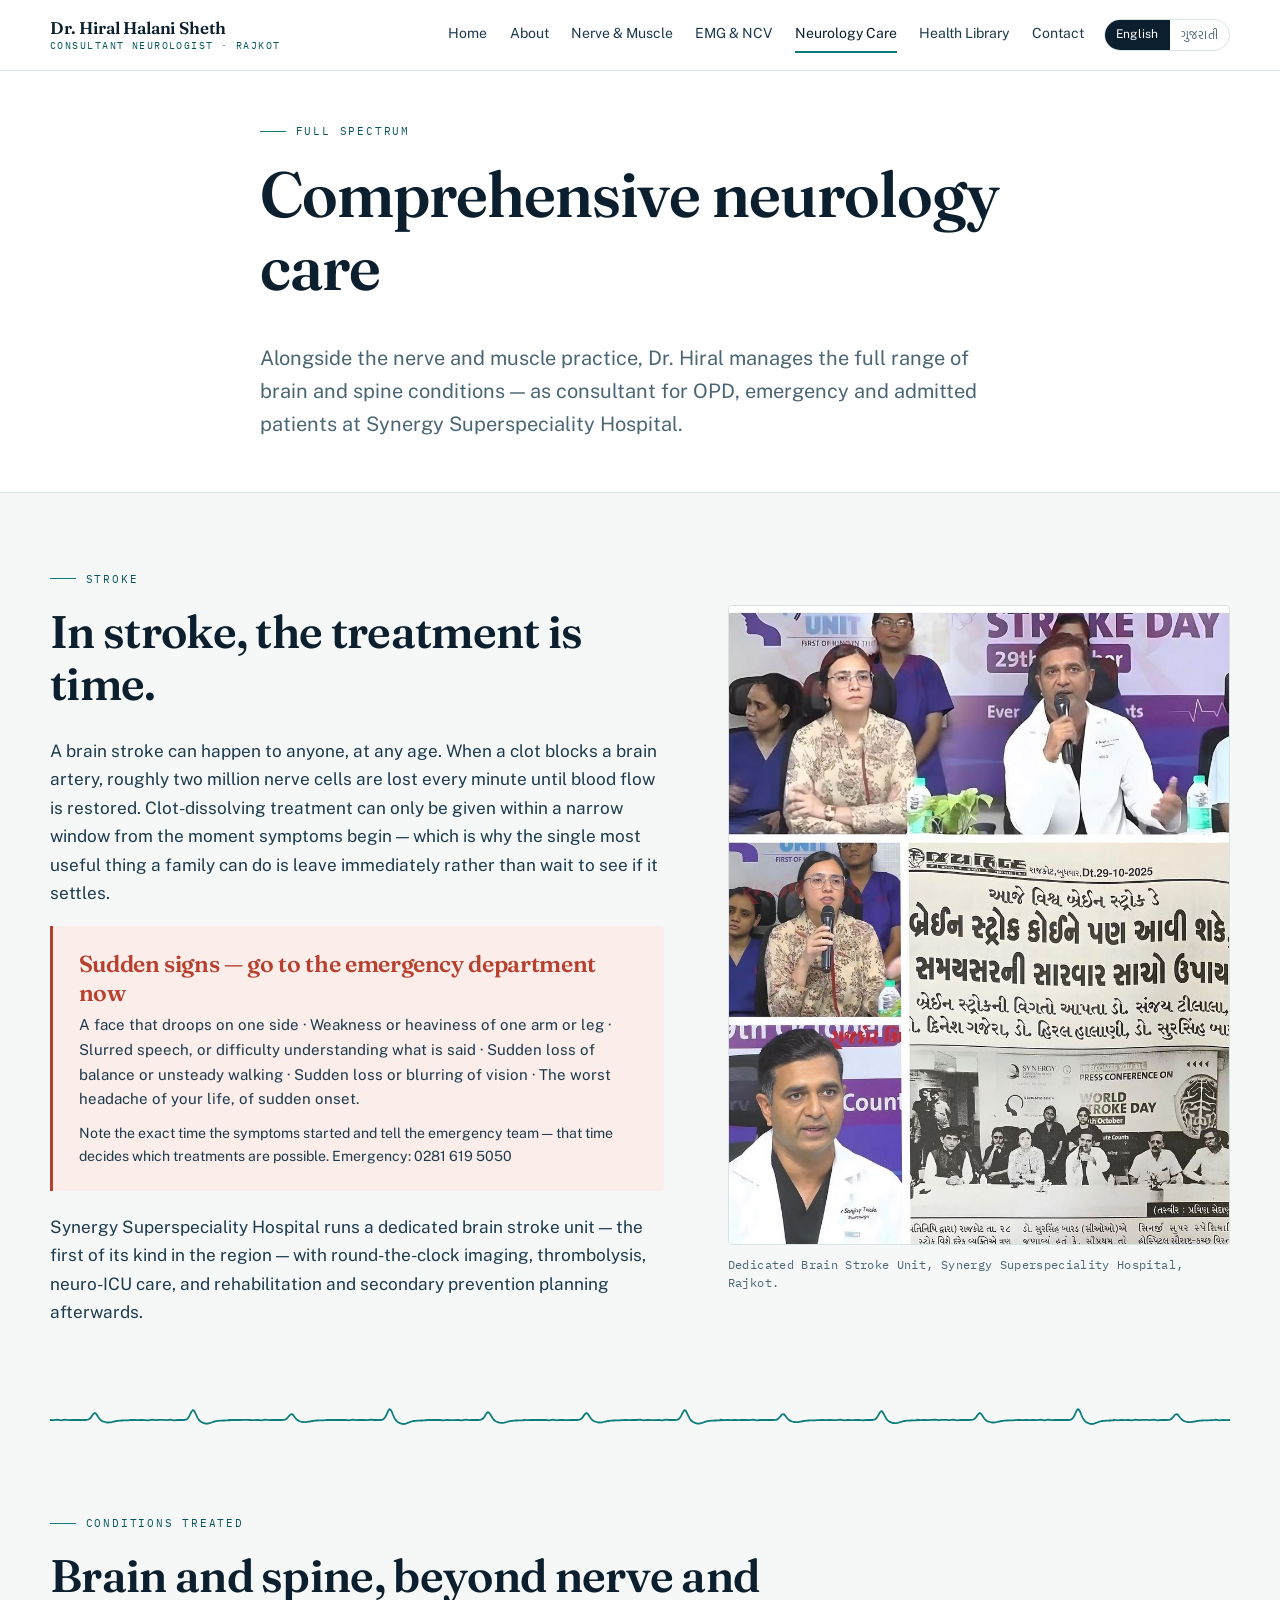
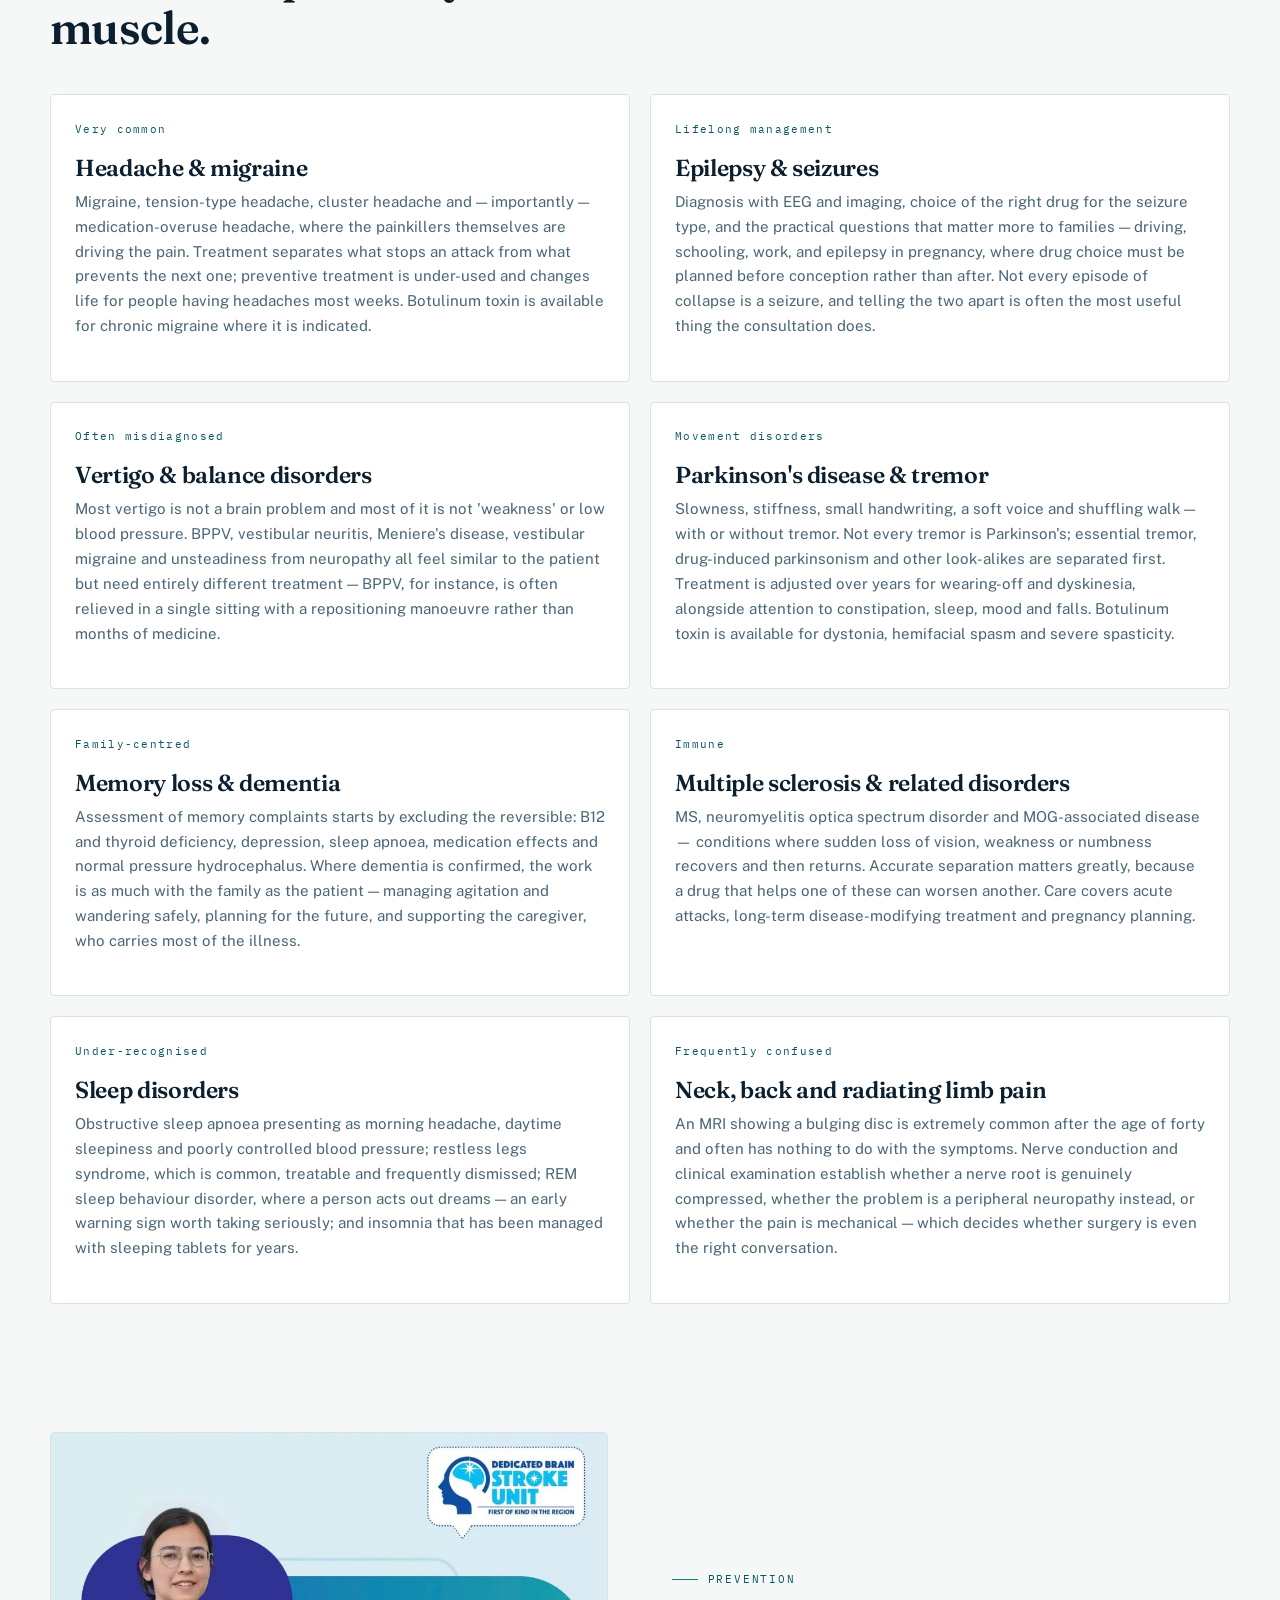
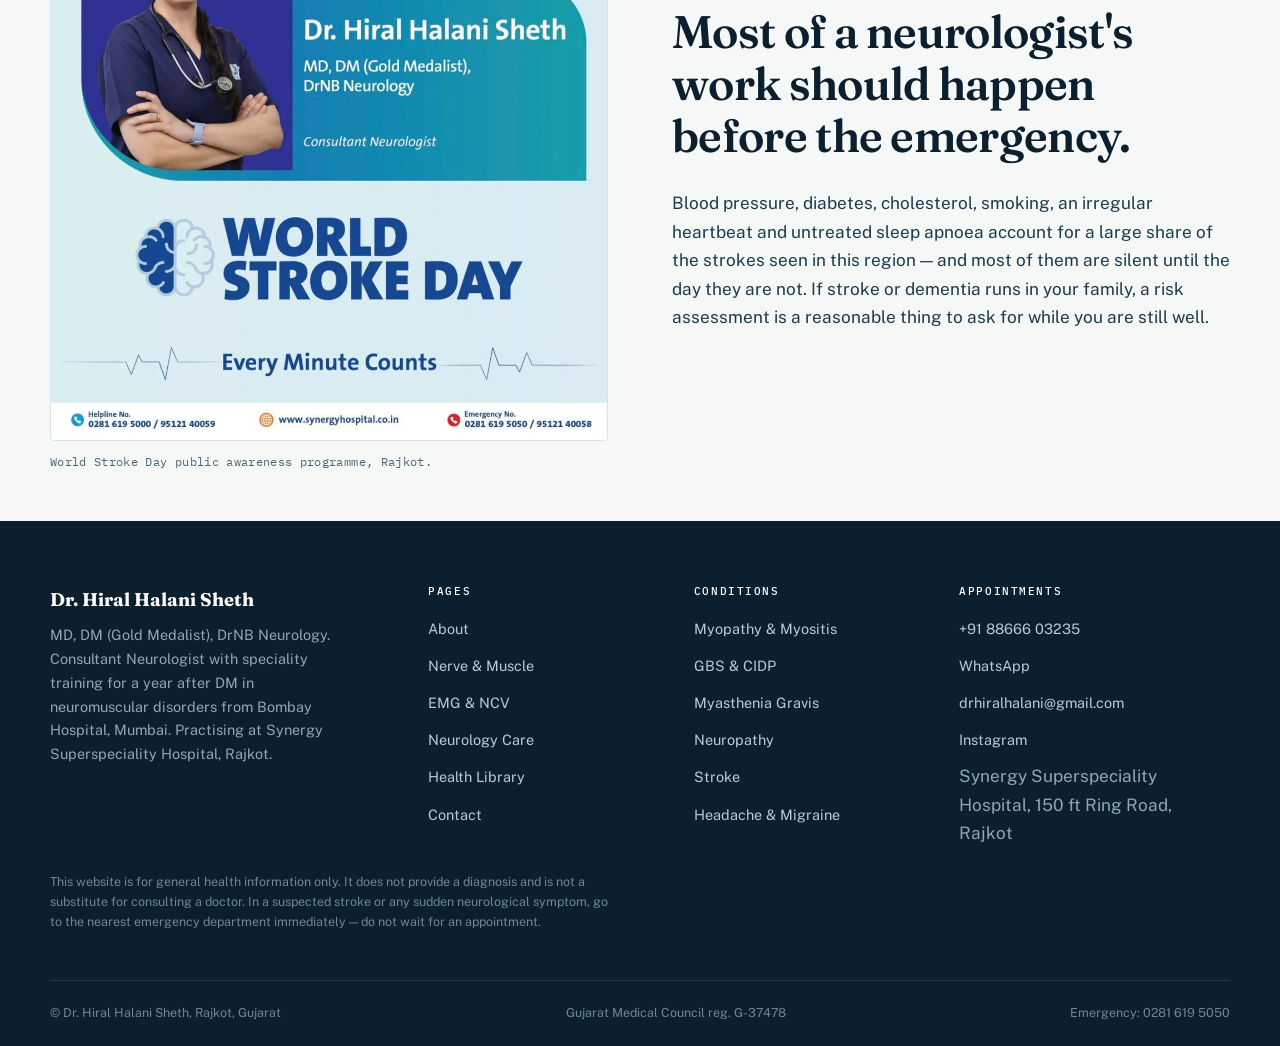
<file: neurology-care.html>
<!DOCTYPE html>
<html lang="en">
<head>
<meta charset="utf-8">
<meta name="viewport" content="width=device-width, initial-scale=1">
<title>Stroke, Headache, Vertigo, Epilepsy, Parkinson's & Dementia Care in Rajkot | Dr. Hiral Halani Sheth</title>
<meta name="description" content="Comprehensive neurology care in Rajkot — stroke and emergency neurology at a dedicated brain stroke unit, epilepsy, headache and migraine, vertigo, Parkinson's disease, dementia, multiple sclerosis and sleep disorders.">
<meta name="keywords" content="neurologist in Rajkot, neurophysician, stroke, brain stroke, paralysis, headache, migraine, vertigo, epilepsy, seizures, Parkinson's disease, dementia, multiple sclerosis, sleep disorders">
<link rel="canonical" href="https://drhiralhalani.com/neurology-care.html">
<meta property="og:title" content="Stroke, Headache, Vertigo, Epilepsy, Parkinson's & Dementia Care in Rajkot | Dr. Hiral Halani Sheth">
<meta property="og:description" content="Comprehensive neurology care in Rajkot — stroke and emergency neurology at a dedicated brain stroke unit, epilepsy, headache and migraine, vertigo, Parkinson's disease, dementia, multiple sclerosis and sleep disorders.">
<meta property="og:type" content="website">
<meta property="og:url" content="https://drhiralhalani.com/neurology-care.html">
<meta property="og:image" content="https://drhiralhalani.com/assets/img/dr-hiral-hero.jpg">
<meta name="theme-color" content="#0B1F2E">
<link rel="icon" href="assets/img/favicon.svg" type="image/svg+xml">
<link rel="preconnect" href="https://fonts.googleapis.com">
<link rel="preconnect" href="https://fonts.gstatic.com" crossorigin>
<link href="https://fonts.googleapis.com/css2?family=Fraunces:opsz,wght@9..144,500;9..144,600&family=Public+Sans:wght@400;500;600&family=Hind+Vadodara:wght@400;500;600&family=IBM+Plex+Mono:wght@400;500&display=swap" rel="stylesheet">
<link rel="stylesheet" href="assets/css/style.css">

</head>
<body>
<a class="skip" href="#main" style="position:absolute;left:-9999px">Skip to content</a>
<header class="site-header">
  <div class="wrap header-in">
    <a class="brand" href="index.html">
      <strong>Dr. Hiral Halani Sheth</strong>
      <span data-en="Consultant Neurologist · Rajkot" data-gu="કન્સલ્ટન્ટ ન્યુરોલોજિસ્ટ · રાજકોટ">Consultant Neurologist · Rajkot</span>
    </a>
    <nav class="nav" id="nav">
        <a href="index.html" data-en="Home" data-gu="મુખ્ય પૃષ્ઠ">Home</a>
        <a href="about.html" data-en="About" data-gu="પરિચય">About</a>
        <a href="nerve-muscle.html" data-en="Nerve & Muscle" data-gu="ચેતા અને સ્નાયુ">Nerve & Muscle</a>
        <a href="emg-ncv.html" data-en="EMG & NCV" data-gu="EMG – NCV">EMG & NCV</a>
        <a href="neurology-care.html" aria-current="page" data-en="Neurology Care" data-gu="ન્યુરોલોજી સારવાર">Neurology Care</a>
        <a href="health-library.html" data-en="Health Library" data-gu="આરોગ્ય માહિતી">Health Library</a>
        <a href="contact.html" data-en="Contact" data-gu="સંપર્ક">Contact</a>
    </nav>
    <div class="lang-switch" role="group" aria-label="Language">
      <button type="button" data-lang="en" aria-pressed="true">English</button>
      <button type="button" data-lang="gu" aria-pressed="false">ગુજરાતી</button>
    </div>
    <button class="nav-toggle" type="button" aria-label="Menu" aria-expanded="false" aria-controls="nav">
      <span></span><span></span><span></span>
    </button>
  </div>
</header>
<main id="main">
<section class="sec-tight" style="background:#fff;border-bottom:1px solid var(--line)">
  <div class="wrap narrow">
    <p class="eyebrow" data-en="Full spectrum" data-gu="સંપૂર્ણ સારવાર">Full spectrum</p>
    <h1 data-en="Comprehensive neurology care" data-gu="સંપૂર્ણ ન્યુરોલોજી સારવાર">Comprehensive neurology care</h1>
    <p class="lede" data-en="Alongside the nerve and muscle practice, Dr. Hiral manages the full range of brain and spine conditions — as consultant for OPD, emergency and admitted patients at Synergy Superspeciality Hospital." data-gu="ચેતા અને સ્નાયુના રોગોની સાથે ડૉ. હિરલ મગજ અને કરોડરજ્જુના તમામ પ્રકારના રોગોની સારવાર કરે છે — સિનર્જી સુપરસ્પેશ્યાલિટી હોસ્પિટલમાં OPD, ઇમરજન્સી અને દાખલ દર્દીઓ માટે કન્સલ્ટન્ટ તરીકે.">Dr. Hiral manages the full range of brain and spine conditions.</p>
  </div>
</section>

<section id="stroke">
  <div class="wrap split narrow-img reveal">
    <div>
      <p class="eyebrow" data-en="Stroke" data-gu="લકવો">Stroke</p>
      <h2 data-en="In stroke, the treatment is time." data-gu="લકવામાં સૌથી મોટી દવા સમય છે.">In stroke, the treatment is time.</h2>
      <p data-en="A brain stroke can happen to anyone, at any age. When a clot blocks a brain artery, roughly two million nerve cells are lost every minute until blood flow is restored. Clot-dissolving treatment can only be given within a narrow window from the moment symptoms begin — which is why the single most useful thing a family can do is leave immediately rather than wait to see if it settles." data-gu="બ્રેઇન સ્ટ્રોક કોઈને પણ, કોઈ પણ ઉંમરે આવી શકે છે. મગજની નસમાં લોહીનો ગઠ્ઠો જામે ત્યારે લોહીનું પરિભ્રમણ પાછું ન થાય ત્યાં સુધી દર મિનિટે લગભગ વીસ લાખ ચેતાકોષો નાશ પામે છે. ગઠ્ઠો ઓગાળતી સારવાર લક્ષણો શરૂ થયાની ગણતરીની કલાકોમાં જ આપી શકાય છે — તેથી પરિવાર માટે સૌથી ઉપયોગી બાબત એ છે કે 'જોઈએ, કદાચ મટી જશે' એમ રાહ જોવાને બદલે તરત નીકળી પડવું.">In stroke, the treatment is time.</p>
      <div class="alert-strip">
        <h3 data-en="Sudden signs — go to the emergency department now" data-gu="અચાનક દેખાતાં આ ચિહ્નો — તરત ઇમરજન્સીમાં પહોંચો">Sudden signs — go to the emergency department now</h3>
        <p data-en="A face that droops on one side · Weakness or heaviness of one arm or leg · Slurred speech, or difficulty understanding what is said · Sudden loss of balance or unsteady walking · Sudden loss or blurring of vision · The worst headache of your life, of sudden onset." data-gu="એક બાજુનો ચહેરો ઢળી પડવો · એક હાથ કે પગમાં નબળાઈ કે ભારેપણું · બોલવામાં લોચા વળવા કે સામેવાળાની વાત ન સમજાવી · અચાનક બેલેન્સ જવું કે ચાલવામાં લથડિયાં · અચાનક દેખાવાનું બંધ થવું કે ધૂંધળું દેખાવું · જીવનનો સૌથી તીવ્ર માથાનો દુખાવો, અચાનક શરૂ થયેલો.">Face drooping, arm weakness, slurred speech, sudden imbalance or vision loss, worst-ever headache.</p>
        <p style="font-size:.88rem;margin-bottom:0" data-en="Note the exact time the symptoms started and tell the emergency team — that time decides which treatments are possible. Emergency: 0281 619 5050" data-gu="લક્ષણો બરાબર કઈ ઘડીએ શરૂ થયાં તે યાદ રાખીને ઇમરજન્સી ટીમને જણાવો — એ સમય જ નક્કી કરે છે કે કઈ સારવાર આપી શકાશે. ઇમરજન્સી: 0281 619 5050">Note the exact time symptoms started.</p>
      </div>
      <p style="margin-top:1.4rem" data-en="Synergy Superspeciality Hospital runs a dedicated brain stroke unit — the first of its kind in the region — with round-the-clock imaging, thrombolysis, neuro-ICU care, and rehabilitation and secondary prevention planning afterwards." data-gu="સિનર્જી સુપરસ્પેશ્યાલિટી હોસ્પિટલમાં આ પ્રદેશનું સૌપ્રથમ ડેડિકેટેડ બ્રેઇન સ્ટ્રોક યુનિટ કાર્યરત છે — ચોવીસ કલાક ઇમેજિંગ, ગઠ્ઠો ઓગાળતી સારવાર, ન્યુરો-ICU, અને ત્યારબાદ રિહેબિલિટેશન તથા ફરી લકવો ન થાય તે માટેનું આયોજન.">Synergy Superspeciality Hospital runs a dedicated brain stroke unit.</p>
    </div>
    <figure>
      <img src="assets/img/stroke-unit.jpg" alt="Dedicated Brain Stroke Unit at Synergy Superspeciality Hospital, Rajkot — World Stroke Day" loading="lazy">
      <figcaption data-en="Dedicated Brain Stroke Unit, Synergy Superspeciality Hospital, Rajkot." data-gu="ડેડિકેટેડ બ્રેઇન સ્ટ્રોક યુનિટ, સિનર્જી સુપરસ્પેશ્યાલિટી હોસ્પિટલ, રાજકોટ.">Dedicated Brain Stroke Unit, Rajkot.</figcaption>
    </figure>
  </div>
</section>

<div class="wrap"><svg class="trace-rule" data-trace="rule" viewBox="0 0 1200 34" preserveAspectRatio="none" aria-hidden="true"><path class="live" d=""></path></svg></div>

<section>
  <div class="wrap">
    <p class="eyebrow reveal" data-en="Conditions treated" data-gu="સારવાર થતા રોગો">Conditions treated</p>
    <h2 class="reveal" style="max-width:24ch" data-en="Brain and spine, beyond nerve and muscle." data-gu="ચેતા અને સ્નાયુ ઉપરાંત, મગજ અને કરોડરજ્જુ.">Brain and spine, beyond nerve and muscle.</h2>
    <div class="grid g2 reveal" style="margin-top:2.5rem">

      <div class="card" id="headache">
        <span class="num" data-en="Very common" data-gu="ખૂબ સામાન્ય">Very common</span>
        <h3 data-en="Headache &amp; migraine" data-gu="માથાનો દુખાવો અને આધાશીશી">Headache &amp; migraine</h3>
        <p data-en="Migraine, tension-type headache, cluster headache and — importantly — medication-overuse headache, where the painkillers themselves are driving the pain. Treatment separates what stops an attack from what prevents the next one; preventive treatment is under-used and changes life for people having headaches most weeks. Botulinum toxin is available for chronic migraine where it is indicated." data-gu="આધાશીશી, ટેન્શનનો માથાનો દુખાવો, ક્લસ્ટર હેડેક અને — ખાસ કરીને — દવાના વધુ પડતા ઉપયોગથી થતો દુખાવો, જેમાં પેઇનકિલર પોતે જ દુખાવો ટકાવે છે. સારવારમાં હુમલો રોકતી દવા અને આગળનો હુમલો અટકાવતી દવા અલગ હોય છે; અટકાવતી સારવારનો ઉપયોગ ઓછો થાય છે, જ્યારે અઠવાડિયે-અઠવાડિયે દુખાવો રહેતો હોય તેવા દર્દી માટે તે જીવન બદલી નાખે છે. જ્યાં જરૂરી હોય ત્યાં ક્રોનિક માઇગ્રેન માટે બોટ્યુલિનમ ટોક્સિન પણ ઉપલબ્ધ છે.">Migraine, tension-type, cluster and medication-overuse headache.</p>
      </div>

      <div class="card" id="epilepsy">
        <span class="num" data-en="Lifelong management" data-gu="લાંબા ગાળાની સારવાર">Lifelong management</span>
        <h3 data-en="Epilepsy &amp; seizures" data-gu="વાઈ અને ખેંચ">Epilepsy &amp; seizures</h3>
        <p data-en="Diagnosis with EEG and imaging, choice of the right drug for the seizure type, and the practical questions that matter more to families — driving, schooling, work, and epilepsy in pregnancy, where drug choice must be planned before conception rather than after. Not every episode of collapse is a seizure, and telling the two apart is often the most useful thing the consultation does." data-gu="EEG અને સ્કેન દ્વારા નિદાન, ખેંચના પ્રકાર પ્રમાણે યોગ્ય દવાની પસંદગી, અને પરિવાર માટે વધુ મહત્વના વ્યવહારુ પ્રશ્નો — વાહન ચલાવવું, ભણતર, નોકરી, અને ગર્ભાવસ્થામાં વાઈ, જ્યાં દવાની પસંદગી ગર્ભધારણ પહેલાં જ નક્કી કરવી પડે. દરેક વખતે પડી જવું એ ખેંચ હોતી નથી, અને આ બે વચ્ચેનો ભેદ પારખવો એ ઘણીવાર તપાસનું સૌથી ઉપયોગી પરિણામ હોય છે.">Diagnosis with EEG, the right drug for the seizure type, and planning for pregnancy.</p>
      </div>

      <div class="card" id="vertigo">
        <span class="num" data-en="Often misdiagnosed" data-gu="ઘણીવાર ખોટું નિદાન">Often misdiagnosed</span>
        <h3 data-en="Vertigo &amp; balance disorders" data-gu="ચક્કર અને બેલેન્સની તકલીફ">Vertigo &amp; balance disorders</h3>
        <p data-en="Most vertigo is not a brain problem and most of it is not 'weakness' or low blood pressure. BPPV, vestibular neuritis, Meniere's disease, vestibular migraine and unsteadiness from neuropathy all feel similar to the patient but need entirely different treatment — BPPV, for instance, is often relieved in a single sitting with a repositioning manoeuvre rather than months of medicine." data-gu="મોટા ભાગનાં ચક્કર મગજની તકલીફ નથી હોતાં, અને મોટા ભાગે 'નબળાઈ' કે લો બ્લડપ્રેશર પણ નથી હોતાં. BPPV, વેસ્ટિબ્યુલર ન્યુરાઇટિસ, મેનિયર્સ ડિસીઝ, વેસ્ટિબ્યુલર માઇગ્રેન અને ન્યુરોપથીથી આવતી અસ્થિરતા — દર્દીને બધું સરખું લાગે છે, પણ સારવાર સાવ અલગ હોય છે. જેમ કે BPPVમાં મહિનાઓની દવાને બદલે એક જ બેઠકમાં માથું ચોક્કસ રીતે ફેરવવાની ક્રિયાથી રાહત મળી જાય છે.">BPPV, vestibular neuritis, Meniere's disease and vestibular migraine need different treatment.</p>
      </div>

      <div class="card" id="parkinsons">
        <span class="num" data-en="Movement disorders" data-gu="મૂવમેન્ટ ડિસઓર્ડર">Movement disorders</span>
        <h3 data-en="Parkinson's disease &amp; tremor" data-gu="પાર્કિન્સન્સ અને કંપવા">Parkinson's disease &amp; tremor</h3>
        <p data-en="Slowness, stiffness, small handwriting, a soft voice and shuffling walk — with or without tremor. Not every tremor is Parkinson's; essential tremor, drug-induced parkinsonism and other look-alikes are separated first. Treatment is adjusted over years for wearing-off and dyskinesia, alongside attention to constipation, sleep, mood and falls. Botulinum toxin is available for dystonia, hemifacial spasm and severe spasticity." data-gu="ધીમાપણું, જકડાઈ જવું, અક્ષર નાના થઈ જવા, અવાજ ધીમો પડવો અને ઢસડાતી ચાલ — કંપવા સાથે કે વગર. દરેક કંપવો પાર્કિન્સન્સ નથી; એસેન્શિયલ ટ્રીમર, દવાથી થતો પાર્કિન્સનિઝમ અને તેના જેવા બીજા રોગો પહેલાં અલગ પાડવામાં આવે છે. વર્ષો સાથે દવાની અસર ઘટવી અને અનૈચ્છિક હલનચલન થવું — તે પ્રમાણે સારવાર બદલાતી રહે છે, સાથે કબજિયાત, ઊંઘ, મૂડ અને પડી જવા પર પણ ધ્યાન અપાય છે. ડિસ્ટોનિયા, હેમિફેશિયલ સ્પાઝમ અને તીવ્ર જકડાઈ માટે બોટ્યુલિનમ ટોક્સિન ઉપલબ્ધ છે.">Slowness, stiffness and tremor — with treatment adjusted over years.</p>
      </div>

      <div class="card" id="dementia">
        <span class="num" data-en="Family-centred" data-gu="પરિવાર-કેન્દ્રિત">Family-centred</span>
        <h3 data-en="Memory loss &amp; dementia" data-gu="ભૂલવાની બીમારી અને ડિમેન્શિયા">Memory loss &amp; dementia</h3>
        <p data-en="Assessment of memory complaints starts by excluding the reversible: B12 and thyroid deficiency, depression, sleep apnoea, medication effects and normal pressure hydrocephalus. Where dementia is confirmed, the work is as much with the family as the patient — managing agitation and wandering safely, planning for the future, and supporting the caregiver, who carries most of the illness." data-gu="યાદશક્તિની ફરિયાદની તપાસ સૌથી પહેલાં એ કારણો બાકાત કરવાથી શરૂ થાય છે જે મટી શકે — વિટામિન B12 અને થાઇરોઇડની ઉણપ, ડિપ્રેશન, ઊંઘમાં શ્વાસ રૂંધાવો, દવાઓની અસર અને નોર્મલ પ્રેશર હાઇડ્રોસેફેલસ. ડિમેન્શિયા નક્કી થાય ત્યારે કામ દર્દી જેટલું જ પરિવાર સાથે હોય છે — ગુસ્સો અને ભટકી જવાનું સલામત રીતે સંભાળવું, ભવિષ્યનું આયોજન કરવું, અને સંભાળ રાખનારને ટેકો આપવો, જેમના પર બીમારીનો સૌથી મોટો ભાર હોય છે.">Reversible causes are excluded first; the work is with the family as much as the patient.</p>
      </div>

      <div class="card" id="ms">
        <span class="num" data-en="Immune" data-gu="ઇમ્યુન રોગ">Immune</span>
        <h3 data-en="Multiple sclerosis &amp; related disorders" data-gu="મલ્ટિપલ સ્ક્લેરોસિસ અને સંબંધિત રોગો">Multiple sclerosis &amp; related disorders</h3>
        <p data-en="MS, neuromyelitis optica spectrum disorder and MOG-associated disease — conditions where sudden loss of vision, weakness or numbness recovers and then returns. Accurate separation matters greatly, because a drug that helps one of these can worsen another. Care covers acute attacks, long-term disease-modifying treatment and pregnancy planning." data-gu="MS, ન્યુરોમાયલાઇટિસ ઓપ્ટિકા સ્પેક્ટ્રમ ડિસઓર્ડર અને MOG-સંબંધિત રોગ — જેમાં અચાનક દેખાવાનું ઓછું થવું, નબળાઈ કે ખાલી ચડવી થાય, સુધરે અને ફરી પાછું આવે. આ ત્રણેને ચોક્કસપણે અલગ પાડવા ખૂબ જરૂરી છે, કારણ કે એકમાં ફાયદો કરતી દવા બીજામાં નુકસાન કરી શકે છે. સારવારમાં તીવ્ર હુમલો, લાંબા ગાળાની રોગ-નિયંત્રક દવા અને ગર્ભાવસ્થાનું આયોજન સામેલ છે.">MS, NMOSD and MOG-associated disease need accurate separation.</p>
      </div>

      <div class="card" id="sleep">
        <span class="num" data-en="Under-recognised" data-gu="ઓછું ઓળખાતું">Under-recognised</span>
        <h3 data-en="Sleep disorders" data-gu="ઊંઘના રોગો">Sleep disorders</h3>
        <p data-en="Obstructive sleep apnoea presenting as morning headache, daytime sleepiness and poorly controlled blood pressure; restless legs syndrome, which is common, treatable and frequently dismissed; REM sleep behaviour disorder, where a person acts out dreams — an early warning sign worth taking seriously; and insomnia that has been managed with sleeping tablets for years." data-gu="ઊંઘમાં શ્વાસ રૂંધાવો, જે સવારના માથાના દુખાવા, દિવસે ઊંઘ આવવી અને કાબૂમાં ન આવતા બ્લડપ્રેશર રૂપે દેખાય છે; રેસ્ટલેસ લેગ્સ સિન્ડ્રોમ, જે સામાન્ય છે, મટે છે અને છતાં ઘણીવાર અવગણાય છે; REM સ્લીપ બિહેવિયર ડિસઓર્ડર, જેમાં વ્યક્તિ ઊંઘમાં સપનાં પ્રમાણે હલનચલન કરે છે — આ ગંભીરતાથી લેવા જેવો વહેલો સંકેત છે; અને વર્ષોથી ઊંઘની ગોળીઓથી ચલાવાતી અનિદ્રા.">Sleep apnoea, restless legs, REM sleep behaviour disorder and long-standing insomnia.</p>
      </div>

      <div class="card" id="spine">
        <span class="num" data-en="Frequently confused" data-gu="વારંવાર ગૂંચવાતું">Frequently confused</span>
        <h3 data-en="Neck, back and radiating limb pain" data-gu="ગરદન, કમર અને હાથ-પગમાં ફેલાતો દુખાવો">Neck, back and radiating limb pain</h3>
        <p data-en="An MRI showing a bulging disc is extremely common after the age of forty and often has nothing to do with the symptoms. Nerve conduction and clinical examination establish whether a nerve root is genuinely compressed, whether the problem is a peripheral neuropathy instead, or whether the pain is mechanical — which decides whether surgery is even the right conversation." data-gu="ચાળીસ વર્ષ પછી MRIમાં ડિસ્ક બહાર આવેલી દેખાવી ખૂબ સામાન્ય છે અને ઘણીવાર તેને લક્ષણો સાથે કોઈ સંબંધ હોતો નથી. નર્વ કન્ડક્શન અને શારીરિક તપાસથી નક્કી થાય છે કે ખરેખર ચેતાનું મૂળ દબાયેલું છે, કે તકલીફ પેરિફેરલ ન્યુરોપથીની છે, કે દુખાવો સ્નાયુ-હાડકાંનો છે — અને એના પરથી જ ખબર પડે કે ઓપરેશનની વાત યોગ્ય છે કે નહીં.">Nerve conduction establishes whether a nerve root is genuinely compressed.</p>
      </div>

    </div>
  </div>
</section>

<section class="sec-tight">
  <div class="wrap split reveal">
    <figure>
      <img src="assets/img/world-stroke-day.jpg" alt="World Stroke Day press conference and public awareness programme, Rajkot" loading="lazy">
      <figcaption data-en="World Stroke Day public awareness programme, Rajkot." data-gu="વિશ્વ સ્ટ્રોક દિવસ જનજાગૃતિ કાર્યક્રમ, રાજકોટ.">World Stroke Day public awareness programme, Rajkot.</figcaption>
    </figure>
    <div>
      <p class="eyebrow" data-en="Prevention" data-gu="અટકાવ">Prevention</p>
      <h2 data-en="Most of a neurologist's work should happen before the emergency." data-gu="ન્યુરોલોજિસ્ટનું મોટા ભાગનું કામ ઇમરજન્સી પહેલાં થવું જોઈએ.">Most of a neurologist's work should happen before the emergency.</h2>
      <p data-en="Blood pressure, diabetes, cholesterol, smoking, an irregular heartbeat and untreated sleep apnoea account for a large share of the strokes seen in this region — and most of them are silent until the day they are not. If stroke or dementia runs in your family, a risk assessment is a reasonable thing to ask for while you are still well." data-gu="બ્લડપ્રેશર, ડાયાબિટીસ, કોલેસ્ટ્રોલ, તમાકુ-ધૂમ્રપાન, હૃદયના અનિયમિત ધબકારા અને સારવાર વગરનો સ્લીપ એપ્નિયા — આ પ્રદેશમાં જોવા મળતા મોટા ભાગના લકવા પાછળ આ કારણો હોય છે, અને એ બધાં જે દિવસે તકલીફ કરે તે દિવસ સુધી શાંત રહે છે. તમારા પરિવારમાં લકવો કે ભૂલવાની બીમારી હોય, તો તબિયત સારી હોય ત્યારે જ જોખમની તપાસ કરાવવી યોગ્ય છે.">Most strokes in this region come from risk factors that stay silent until the day they are not.</p>
    </div>
  </div>
</section>
</main>
<footer class="site-footer">
  <div class="wrap">
    <div class="footer-grid">
      <div class="footer-brand">
        <strong>Dr. Hiral Halani Sheth</strong>
        <p data-en="MD, DM (Gold Medalist), DrNB Neurology. Consultant Neurologist with speciality training for a year after DM in neuromuscular disorders from Bombay Hospital, Mumbai. Practising at Synergy Superspeciality Hospital, Rajkot." data-gu="MD, DM (ગોલ્ડ મેડલિસ્ટ), DrNB ન્યુરોલોજી. મુંબઈની બોમ્બે હોસ્પિટલમાંથી DM પછી એક વર્ષની ચેતા અને સ્નાયુના રોગોની સ્પેશ્યાલિટી તાલીમ. સિનર્જી સુપરસ્પેશ્યાલિટી હોસ્પિટલ, રાજકોટ ખાતે સેવારત.">MD, DM (Gold Medalist), DrNB Neurology.</p>
      </div>
      <div>
        <h4 data-en="Pages" data-gu="પાનાં">Pages</h4>
        <ul><li><a href="about.html" data-en="About" data-gu="પરિચય">About</a></li><li><a href="nerve-muscle.html" data-en="Nerve & Muscle" data-gu="ચેતા અને સ્નાયુ">Nerve & Muscle</a></li><li><a href="emg-ncv.html" data-en="EMG & NCV" data-gu="EMG – NCV">EMG & NCV</a></li><li><a href="neurology-care.html" data-en="Neurology Care" data-gu="ન્યુરોલોજી સારવાર">Neurology Care</a></li><li><a href="health-library.html" data-en="Health Library" data-gu="આરોગ્ય માહિતી">Health Library</a></li><li><a href="contact.html" data-en="Contact" data-gu="સંપર્ક">Contact</a></li></ul>
      </div>
      <div>
        <h4 data-en="Conditions" data-gu="રોગો">Conditions</h4>
        <ul>
          <li><a href="nerve-muscle.html#myopathy" data-en="Myopathy &amp; Myositis" data-gu="માયોપથી અને માયોસાઇટિસ">Myopathy &amp; Myositis</a></li>
          <li><a href="nerve-muscle.html#gbs" data-en="GBS &amp; CIDP" data-gu="GBS અને CIDP">GBS &amp; CIDP</a></li>
          <li><a href="nerve-muscle.html#mg" data-en="Myasthenia Gravis" data-gu="માયસ્થેનિયા ગ્રેવિસ">Myasthenia Gravis</a></li>
          <li><a href="nerve-muscle.html#neuropathy" data-en="Neuropathy" data-gu="ન્યુરોપથી">Neuropathy</a></li>
          <li><a href="neurology-care.html#stroke" data-en="Stroke" data-gu="લકવો">Stroke</a></li>
          <li><a href="neurology-care.html#headache" data-en="Headache &amp; Migraine" data-gu="માથાનો દુખાવો">Headache &amp; Migraine</a></li>
        </ul>
      </div>
      <div>
        <h4 data-en="Appointments" data-gu="એપોઇન્ટમેન્ટ">Appointments</h4>
        <ul>
          <li><a href="tel:+918866603235">+91 88666 03235</a></li>
          <li><a href="https://wa.me/918866603235" data-en="WhatsApp" data-gu="વૉટ્સએપ">WhatsApp</a></li>
          <li><a href="mailto:drhiralhalani@gmail.com">drhiralhalani@gmail.com</a></li>
          <li><a href="https://www.instagram.com/dr.hiralhalanisheth/?hl=en" target="_blank" rel="noopener">Instagram</a></li>
          <li data-en="Synergy Superspeciality Hospital, 150 ft Ring Road, Rajkot" data-gu="સિનર્જી સુપરસ્પેશ્યાલિટી હોસ્પિટલ, 150 ફૂટ રીંગ રોડ, રાજકોટ">Synergy Superspeciality Hospital, 150 ft Ring Road, Rajkot</li>
        </ul>
      </div>
    </div>
    <p class="disclaimer" data-en="This website is for general health information only. It does not provide a diagnosis and is not a substitute for consulting a doctor. In a suspected stroke or any sudden neurological symptom, go to the nearest emergency department immediately — do not wait for an appointment." data-gu="આ વેબસાઇટ પરની માહિતી ફક્ત સામાન્ય જાણકારી માટે છે. તે નિદાન નથી અને ડૉક્ટરની સલાહનો વિકલ્પ નથી. લકવાની શંકા હોય કે અચાનક કોઈ ન્યુરોલોજિકલ તકલીફ થાય, તો એપોઇન્ટમેન્ટની રાહ જોયા વગર તાત્કાલિક નજીકના ઇમરજન્સી વિભાગમાં પહોંચો.">Disclaimer</p>
    <div class="footer-bottom">
      <span data-en="© Dr. Hiral Halani Sheth, Rajkot, Gujarat" data-gu="© ડૉ. હિરલ હાલાણી શેઠ, રાજકોટ, ગુજરાત">© Dr. Hiral Halani Sheth, Rajkot, Gujarat</span>
      <span data-en="Gujarat Medical Council reg. G-37478" data-gu="ગુજરાત મેડિકલ કાઉન્સિલ નોંધણી G-37478">Gujarat Medical Council reg. G-37478</span>
      <span data-en="Emergency: 0281 619 5050" data-gu="ઇમરજન્સી: 0281 619 5050">Emergency: 0281 619 5050</span>
    </div>
  </div>
</footer>
<script src="assets/js/site.js"></script>
</body>
</html>
</file>
<file: assets/css/style.css>
/* ============================================================
   Dr. Hiral Halani Sheth — Consultant Neurologist, Rajkot
   Design system
   ------------------------------------------------------------
   Palette : clinical navy + nerve-trace teal + one alert red
   Type    : Fraunces (display) / Public Sans (body)
             Hind Vadodara (Gujarati) / IBM Plex Mono (labels)
   Motif   : the nerve-conduction trace — used as the hero
             signature, section rules and list markers
   ============================================================ */

:root{
  --ink:#0B1F2E;
  --ink-2:#1C3A4C;
  --ink-soft:#4A6675;
  --teal:#0D7C7C;
  --teal-deep:#08575C;
  --teal-wash:#E6F2F1;
  --alert:#B8402E;
  --alert-wash:#FBEDEA;
  --paper:#F6F8F8;
  --card:#FFFFFF;
  --line:#D9E3E5;
  --line-soft:#EAF0F1;

  --display:"Fraunces",Georgia,serif;
  --body:"Public Sans",-apple-system,BlinkMacSystemFont,"Segoe UI",sans-serif;
  --guj:"Hind Vadodara","Noto Sans Gujarati",sans-serif;
  --mono:"IBM Plex Mono",ui-monospace,SFMono-Regular,Menlo,monospace;

  --wrap:1180px;
  --gap:clamp(2.5rem,6vw,5.5rem);
  --radius:4px;
}

*,*::before,*::after{box-sizing:border-box}

html{scroll-behavior:smooth;-webkit-text-size-adjust:100%}

body{
  margin:0;
  font-family:var(--body);
  font-size:clamp(1rem,.97rem + .18vw,1.075rem);
  line-height:1.65;
  color:var(--ink-2);
  background:var(--paper);
  overflow-x:hidden;
}

body.lang-gu{font-family:var(--guj);line-height:1.8}
body.lang-gu h1,body.lang-gu h2,body.lang-gu h3,body.lang-gu .display{
  font-family:var(--guj);font-weight:600;letter-spacing:0;
}
body.lang-gu .eyebrow{letter-spacing:.04em;font-family:var(--guj)}

img{max-width:100%;display:block;height:auto}
a{color:var(--teal-deep);text-decoration-thickness:1px;text-underline-offset:3px}

h1,h2,h3,h4{
  font-family:var(--display);
  color:var(--ink);
  font-weight:600;
  line-height:1.14;
  letter-spacing:-.015em;
  margin:0 0 .6em;
  font-variation-settings:"SOFT" 0,"WONK" 0;
}
h1{font-size:clamp(2.15rem,1.5rem + 3.1vw,4rem)}
h2{font-size:clamp(1.7rem,1.25rem + 2vw,2.85rem)}
h3{font-size:clamp(1.15rem,1.05rem + .5vw,1.45rem);line-height:1.25}
p{margin:0 0 1.1em}
p:last-child{margin-bottom:0}

.wrap{width:min(100% - 2.5rem,var(--wrap));margin-inline:auto}
.narrow{width:min(100%,760px)}

section{padding-block:var(--gap)}
.sec-tight{padding-block:clamp(2rem,4vw,3.25rem)}

/* ---------- utility text ---------- */
.eyebrow{
  font-family:var(--mono);
  font-size:.7rem;
  letter-spacing:.16em;
  text-transform:uppercase;
  color:var(--teal-deep);
  margin:0 0 1.1rem;
  display:flex;align-items:center;gap:.6rem;
}
.eyebrow::before{
  content:"";width:26px;height:1px;background:var(--teal);flex:none;
}
.lede{font-size:clamp(1.06rem,1rem + .4vw,1.25rem);color:var(--ink-soft)}
.muted{color:var(--ink-soft)}
.mono{font-family:var(--mono);font-size:.8rem;letter-spacing:.04em}

/* ---------- header ---------- */
.site-header{
  position:sticky;top:0;z-index:60;
  background:rgba(255,255,255,.94);
  backdrop-filter:blur(10px);
  border-bottom:1px solid var(--line);
}
.header-in{
  display:flex;align-items:center;gap:1.25rem;
  min-height:70px;
}
.brand{display:flex;flex-direction:column;text-decoration:none;line-height:1.1;margin-right:auto}
.brand strong{
  font-family:var(--display);font-size:1.06rem;color:var(--ink);
  font-weight:600;letter-spacing:-.01em;
}
.brand span{
  font-family:var(--mono);font-size:.6rem;letter-spacing:.15em;
  text-transform:uppercase;color:var(--teal-deep);margin-top:.22rem;
}
.nav{display:flex;align-items:center;gap:1.4rem}
.nav a{
  font-size:.875rem;color:var(--ink-2);text-decoration:none;
  padding-block:.35rem;border-bottom:2px solid transparent;white-space:nowrap;
}
.nav a:hover{color:var(--teal-deep)}
.nav a[aria-current="page"]{border-bottom-color:var(--teal);color:var(--ink)}

.lang-switch{display:flex;border:1px solid var(--line);border-radius:100px;overflow:hidden}
.lang-switch button{
  font:inherit;font-size:.75rem;letter-spacing:.02em;
  border:0;background:none;padding:.3rem .7rem;cursor:pointer;color:var(--ink-soft);
}
.lang-switch button[aria-pressed="true"]{background:var(--ink);color:#fff}
.lang-switch button:last-child{font-family:var(--guj)}

.nav-toggle{
  display:none;border:1px solid var(--line);background:#fff;border-radius:var(--radius);
  padding:.45rem .6rem;cursor:pointer;
}
.nav-toggle span{display:block;width:18px;height:1.5px;background:var(--ink);margin:3.5px 0}

/* ---------- buttons ---------- */
.btn{
  display:inline-flex;align-items:center;justify-content:center;gap:.5rem;
  font-family:var(--body);font-size:.9rem;font-weight:600;letter-spacing:.01em;
  padding:.78rem 1.4rem;border-radius:var(--radius);border:1.5px solid transparent;
  text-decoration:none;cursor:pointer;transition:background .18s,color .18s,border-color .18s;
}
body.lang-gu .btn{font-family:var(--guj)}
.btn-primary{background:var(--ink);color:#fff}
.btn-primary:hover{background:var(--teal-deep)}
.btn-ghost{border-color:var(--line);color:var(--ink);background:#fff}
.btn-ghost:hover{border-color:var(--teal);color:var(--teal-deep)}
.btn-wa{background:var(--teal);color:#fff}
.btn-wa:hover{background:var(--teal-deep)}
.btn-sm{padding:.5rem 1rem;font-size:.8rem}
.btn-row{display:flex;flex-wrap:wrap;gap:.75rem;margin-top:1.8rem}

/* ---------- hero ---------- */
.hero{
  background:var(--ink);
  color:#DCE7EB;
  position:relative;overflow:hidden;
  padding-block:clamp(3rem,7vw,5.5rem);
}
.hero h1{color:#fff}
.hero .eyebrow{color:#6FD0CB}
.hero .eyebrow::before{background:#6FD0CB}
.hero-grid{
  display:grid;grid-template-columns:1.15fr .85fr;gap:clamp(2rem,5vw,4rem);align-items:center;
  position:relative;z-index:2;
}
.hero-lede{font-size:clamp(1.02rem,.98rem + .35vw,1.18rem);color:#A9C2CC;max-width:46ch}
.hero-figure{position:relative}
.hero-figure img{
  width:100%;border-radius:var(--radius);
  filter:saturate(.96);
}
.hero-figure::after{
  content:"";position:absolute;inset:auto 0 0 0;height:38%;
  background:linear-gradient(to top,rgba(11,31,46,.85),transparent);
  border-radius:0 0 var(--radius) var(--radius);
}
.hero-tag{
  position:absolute;left:1rem;right:1rem;bottom:1rem;z-index:2;
  font-family:var(--mono);font-size:.68rem;letter-spacing:.1em;text-transform:uppercase;
  color:#9FD8D2;
}
body.lang-gu .hero-tag{font-family:var(--guj);text-transform:none;letter-spacing:0;font-size:.8rem}

/* the signature: nerve-conduction trace behind the hero */
.trace-bg{
  position:absolute;inset:auto 0 -10px 0;height:180px;width:100%;
  opacity:.28;pointer-events:none;z-index:1;
}
.trace-bg path{fill:none;stroke:#3FA5A0;stroke-width:1.4;vector-effect:non-scaling-stroke}

.hero-creds{
  display:flex;flex-wrap:wrap;gap:.45rem;margin-top:1.6rem;
}
.hero-creds li{
  list-style:none;font-family:var(--mono);font-size:.68rem;letter-spacing:.08em;
  text-transform:uppercase;color:#9FD8D2;border:1px solid rgba(111,208,203,.32);
  padding:.32rem .62rem;border-radius:100px;
}
body.lang-gu .hero-creds li{font-family:var(--guj);text-transform:none;letter-spacing:0;font-size:.82rem}

/* ---------- trace divider ---------- */
.trace-rule{display:block;width:100%;height:34px;overflow:visible}
.trace-rule path{fill:none;stroke:var(--line);stroke-width:1.5}
.trace-rule .live{stroke:var(--teal);stroke-width:1.8}

/* ---------- cards ---------- */
.grid{display:grid;gap:1.25rem}
.g2{grid-template-columns:repeat(2,1fr)}
.g3{grid-template-columns:repeat(3,1fr)}
.g4{grid-template-columns:repeat(4,1fr)}

.card{
  background:var(--card);border:1px solid var(--line);border-radius:var(--radius);
  padding:1.6rem 1.5rem;display:flex;flex-direction:column;
  transition:border-color .2s,transform .2s;
}
a.card{text-decoration:none;color:inherit}
a.card:hover{border-color:var(--teal);transform:translateY(-2px)}
.card .num{
  font-family:var(--mono);font-size:.68rem;letter-spacing:.12em;color:var(--teal-deep);
  margin-bottom:.9rem;
}
.card h3{margin-bottom:.5rem}
.card p{font-size:.94rem;color:var(--ink-soft);margin-bottom:1rem}
.card .go{
  margin-top:auto;font-family:var(--mono);font-size:.72rem;letter-spacing:.1em;
  text-transform:uppercase;color:var(--teal-deep);
}
body.lang-gu .card .go,body.lang-gu .card .num{font-family:var(--guj);text-transform:none;letter-spacing:0;font-size:.85rem}

/* ---------- feature / split ---------- */
.split{display:grid;grid-template-columns:1fr 1fr;gap:clamp(2rem,5vw,4rem);align-items:center}
.split.narrow-img{grid-template-columns:1.1fr .9fr}
.split img{border-radius:var(--radius);border:1px solid var(--line)}
figure{margin:0}
figcaption{
  font-family:var(--mono);font-size:.72rem;letter-spacing:.03em;color:var(--ink-soft);
  margin-top:.7rem;line-height:1.5;
}
body.lang-gu figcaption{font-family:var(--guj);font-size:.85rem}

/* ---------- the EMG statement block ---------- */
.statement{background:var(--ink);color:#C9DDE3;border-radius:var(--radius);padding:clamp(2rem,5vw,3.5rem)}
.statement h2{color:#fff}
.statement .eyebrow{color:#6FD0CB}
.statement .eyebrow::before{background:#6FD0CB}
.statement strong{color:#fff}

/* ---------- condition list ---------- */
.cond-block{border-top:1px solid var(--line);padding-top:2rem;margin-top:2rem}
.cond-block:first-of-type{border-top:0;margin-top:0;padding-top:0}
.cond-list{list-style:none;padding:0;margin:1.2rem 0 0;display:grid;gap:.9rem}
.cond-list li{
  padding-left:1.6rem;position:relative;font-size:.95rem;color:var(--ink-soft);
}
.cond-list li::before{
  content:"";position:absolute;left:0;top:.62em;width:9px;height:9px;
  border-left:1.5px solid var(--teal);border-bottom:1.5px solid var(--teal);
  transform:skewX(-20deg);
}
.cond-list b{color:var(--ink);font-weight:600}

.detail{border:1px solid var(--line);border-radius:var(--radius);background:#fff;margin-bottom:.75rem}
.detail summary{
  cursor:pointer;padding:1.05rem 1.3rem;font-family:var(--display);font-weight:600;
  color:var(--ink);font-size:1.02rem;list-style:none;display:flex;align-items:center;gap:.8rem;
}
body.lang-gu .detail summary{font-family:var(--guj)}
.detail summary::-webkit-details-marker{display:none}
.detail summary::after{
  content:"+";margin-left:auto;color:var(--teal);font-family:var(--mono);font-size:1.1rem;
}
.detail[open] summary::after{content:"–"}
.detail .detail-body{padding:0 1.3rem 1.3rem;font-size:.94rem;color:var(--ink-soft)}
.detail .detail-body p:first-child{margin-top:0}
.tagline{font-family:var(--mono);font-size:.66rem;letter-spacing:.1em;text-transform:uppercase;color:var(--teal-deep);flex:none}
body.lang-gu .tagline{font-family:var(--guj);text-transform:none;letter-spacing:0;font-size:.8rem}

/* ---------- alert strip (stroke) ---------- */
.alert-strip{
  background:var(--alert-wash);border-left:3px solid var(--alert);
  padding:1.4rem 1.6rem;border-radius:0 var(--radius) var(--radius) 0;
}
.alert-strip h3{color:var(--alert);margin-bottom:.4rem}
.alert-strip p{font-size:.94rem;margin-bottom:.6rem}

/* ---------- timeline ---------- */
.timeline{list-style:none;padding:0;margin:0;border-left:1px solid var(--line)}
.timeline li{padding:0 0 2rem 1.8rem;position:relative}
.timeline li::before{
  content:"";position:absolute;left:-4.5px;top:.55em;width:8px;height:8px;
  background:var(--teal);border-radius:50%;
}
.timeline .yr{
  font-family:var(--mono);font-size:.7rem;letter-spacing:.1em;color:var(--teal-deep);
  display:block;margin-bottom:.3rem;
}
body.lang-gu .timeline .yr{font-family:var(--guj);letter-spacing:0;font-size:.85rem}
.timeline h3{font-size:1.1rem;margin-bottom:.3rem}
.timeline p{font-size:.93rem;color:var(--ink-soft)}

/* ---------- testimonials ---------- */
.quotes{display:grid;grid-template-columns:repeat(3,1fr);gap:1.25rem}
.quote{
  background:#fff;border:1px solid var(--line);border-radius:var(--radius);
  padding:1.6rem 1.5rem;display:flex;flex-direction:column;
}
.quote p{font-size:.95rem;color:var(--ink-2);margin-bottom:1.2rem}
.quote footer{margin-top:auto;display:flex;flex-direction:column;gap:.15rem}
.quote cite{font-style:normal;font-weight:600;color:var(--ink);font-size:.9rem}
.quote .src{font-family:var(--mono);font-size:.68rem;letter-spacing:.08em;color:var(--ink-soft);text-transform:uppercase}
body.lang-gu .quote .src{font-family:var(--guj);text-transform:none;letter-spacing:0;font-size:.8rem}
.stars{color:#D9A123;letter-spacing:.12em;font-size:.85rem;margin-bottom:.9rem}

/* ---------- gallery ---------- */
.gallery{display:grid;grid-template-columns:repeat(3,1fr);gap:1.25rem}
.gallery figure img{border:1px solid var(--line);border-radius:var(--radius);width:100%}

/* ---------- instagram tiles ---------- */
.ig-tiles{display:grid;grid-template-columns:repeat(3,1fr);gap:1rem}
.ig-tile{position:relative;overflow:hidden;border-radius:var(--radius);border:1px solid var(--line);display:block}
.ig-tile img{aspect-ratio:1/1;object-fit:cover;width:100%;transition:transform .35s}
.ig-tile:hover img{transform:scale(1.04)}

/* ---------- contact ---------- */
.info-list{list-style:none;padding:0;margin:0;display:grid;gap:1.4rem}
.info-list dt,.info-list .lbl{
  font-family:var(--mono);font-size:.68rem;letter-spacing:.13em;text-transform:uppercase;
  color:var(--teal-deep);margin-bottom:.3rem;
}
body.lang-gu .info-list .lbl{font-family:var(--guj);text-transform:none;letter-spacing:0;font-size:.85rem}
.info-list a{color:var(--ink);text-decoration:none;border-bottom:1px solid var(--line)}
.info-list a:hover{border-color:var(--teal)}
.map-embed{width:100%;aspect-ratio:16/10;border:1px solid var(--line);border-radius:var(--radius)}

/* ---------- health library ---------- */
.lib-controls{display:flex;flex-wrap:wrap;gap:.6rem;margin-bottom:2rem;align-items:center}
.chip{
  font-family:var(--mono);font-size:.72rem;letter-spacing:.06em;text-transform:uppercase;
  border:1px solid var(--line);background:#fff;border-radius:100px;padding:.42rem .9rem;
  cursor:pointer;color:var(--ink-soft);
}
body.lang-gu .chip{font-family:var(--guj);text-transform:none;letter-spacing:0;font-size:.85rem}
.chip[aria-pressed="true"]{background:var(--ink);color:#fff;border-color:var(--ink)}
.lib-search{
  font:inherit;font-size:.9rem;padding:.5rem .9rem;border:1px solid var(--line);
  border-radius:100px;min-width:220px;flex:1;max-width:320px;background:#fff;color:var(--ink);
}
.lib-empty{padding:2.5rem;text-align:center;color:var(--ink-soft);border:1px dashed var(--line);border-radius:var(--radius)}

/* ---------- CTA band ---------- */
.cta-band{background:var(--teal-wash);border-top:1px solid var(--line);border-bottom:1px solid var(--line)}
.cta-band .wrap{display:flex;flex-wrap:wrap;align-items:center;gap:1.5rem;justify-content:space-between}
.cta-band h2{margin-bottom:.3rem}

/* ---------- footer ---------- */
.site-footer{background:var(--ink);color:#8FA9B4;padding-block:clamp(2.5rem,5vw,4rem) 0}
.site-footer h4{
  color:#fff;font-family:var(--mono);font-size:.7rem;letter-spacing:.14em;
  text-transform:uppercase;font-weight:500;margin-bottom:1rem;
}
body.lang-gu .site-footer h4{font-family:var(--guj);text-transform:none;letter-spacing:0;font-size:.9rem}
.site-footer a{color:#B7CDD5;text-decoration:none;font-size:.9rem}
.site-footer a:hover{color:#fff}
.footer-grid{display:grid;grid-template-columns:1.5fr 1fr 1fr 1.2fr;gap:2.5rem}
.footer-grid ul{list-style:none;padding:0;margin:0;display:grid;gap:.55rem}
.footer-brand strong{
  font-family:var(--display);color:#fff;font-size:1.15rem;display:block;margin-bottom:.5rem;
}
body.lang-gu .footer-brand strong{font-family:var(--guj)}
.footer-brand p{font-size:.9rem;max-width:34ch}
.footer-bottom{
  margin-top:3rem;border-top:1px solid rgba(255,255,255,.1);padding-block:1.4rem;
  display:flex;flex-wrap:wrap;gap:1rem;justify-content:space-between;
  font-size:.78rem;color:#6D8894;
}
.disclaimer{
  font-size:.78rem;color:#6D8894;max-width:70ch;margin-top:1.5rem;line-height:1.6;
}

/* ---------- reveal ---------- */
.reveal{opacity:0;transform:translateY(14px);transition:opacity .6s ease,transform .6s ease}
.reveal.in{opacity:1;transform:none}

/* ---------- focus ---------- */
:focus-visible{outline:2px solid var(--teal);outline-offset:3px;border-radius:2px}

/* ---------- responsive ---------- */
@media(max-width:960px){
  .g4{grid-template-columns:repeat(2,1fr)}
  .g3,.quotes,.gallery{grid-template-columns:repeat(2,1fr)}
  .footer-grid{grid-template-columns:1fr 1fr}
  .hero-grid,.split,.split.narrow-img{grid-template-columns:1fr}
  .hero-figure{max-width:400px}
}
@media(max-width:760px){
  .nav{
    position:fixed;inset:70px 0 auto 0;background:#fff;flex-direction:column;
    align-items:stretch;gap:0;padding:.5rem 1.25rem 1.25rem;border-bottom:1px solid var(--line);
    display:none;
  }
  .nav.open{display:flex}
  .nav a{padding:.75rem 0;border-bottom:1px solid var(--line-soft)}
  .nav a[aria-current="page"]{border-bottom-color:var(--line-soft)}
  .nav-toggle{display:block;order:3}
  .lang-switch{order:2}
  .g2,.g3,.g4,.quotes,.gallery,.ig-tiles{grid-template-columns:1fr}
  .footer-grid{grid-template-columns:1fr}
  .cta-band .wrap{flex-direction:column;align-items:flex-start}
}

@media(prefers-reduced-motion:reduce){
  *,*::before,*::after{animation-duration:.001ms!important;transition-duration:.001ms!important}
  html{scroll-behavior:auto}
  .reveal{opacity:1;transform:none}
}

@media print{
  .site-header,.nav,.cta-band,.btn-row{display:none}
  body{background:#fff}
}

/* ---------- health library article cards ---------- */
.lib-grid{display:grid;grid-template-columns:repeat(2,1fr);gap:1.25rem;align-items:start}
@media(max-width:860px){.lib-grid{grid-template-columns:1fr}}

.lib-card{
  background:#fff;border:1px solid var(--line);border-radius:var(--radius);
  transition:border-color .2s;
}
.lib-card:hover{border-color:var(--teal)}
.lib-card summary{
  cursor:pointer;list-style:none;padding:1.5rem 1.5rem 1.4rem;display:block;
}
.lib-card summary::-webkit-details-marker{display:none}
.lib-cat{
  display:block;font-family:var(--mono);font-size:.66rem;letter-spacing:.13em;
  text-transform:uppercase;color:var(--teal-deep);margin-bottom:.7rem;
}
body.lang-gu .lib-cat{font-family:var(--guj);text-transform:none;letter-spacing:0;font-size:.82rem}
.lib-title{
  display:block;font-family:var(--display);font-weight:600;color:var(--ink);
  font-size:1.16rem;line-height:1.24;letter-spacing:-.01em;margin-bottom:.5rem;
}
body.lang-gu .lib-title{font-family:var(--guj);letter-spacing:0}
.lib-sum{display:block;font-size:.93rem;color:var(--ink-soft);margin-bottom:1rem}
.lib-more{
  font-family:var(--mono);font-size:.72rem;letter-spacing:.1em;text-transform:uppercase;
  color:var(--teal-deep);
}
.lib-more::after{content:" →"}
body.lang-gu .lib-more{font-family:var(--guj);text-transform:none;letter-spacing:0;font-size:.86rem}
.lib-card[open] .lib-more::after{content:" ↑"}
.lib-body{padding:0 1.5rem 1.6rem;font-size:.94rem;color:var(--ink-soft);border-top:1px solid var(--line-soft);margin-top:-.4rem;padding-top:1.2rem}
.lib-body p:first-child{margin-top:0}
</file>
<file: assets/css/motion.css>
/* ============================================================
   SIGNS IN MOTION
   Animated SVG explainers of neurological signs.
   Line drawings, not patient recordings — nothing here
   identifies a real person.

   Timings are deliberately slow: each cycle is meant to be
   followed by someone who has never seen the sign before.
   The tremor keyframes in this file are generated — see
   build_motion.py — so a single hand carries both the
   reaching movement and the shake.
   ============================================================ */

.anim-grid{display:grid;grid-template-columns:repeat(2,1fr);gap:1.4rem}
@media(max-width:900px){.anim-grid{grid-template-columns:1fr}}

.anim-card{
  background:#fff;border:1px solid var(--line);border-radius:var(--radius);
  overflow:hidden;display:flex;flex-direction:column;margin:0;
}
.anim-stage{
  background:linear-gradient(180deg,#F2F8F8 0%,#fff 90%);
  border-bottom:1px solid var(--line);padding:1.2rem .9rem .6rem;
}
.anim-stage svg{width:100%;height:auto;max-height:290px;display:block;margin-inline:auto}
.anim-body{padding:1.5rem 1.5rem 1.6rem}
.anim-body h3{margin-bottom:.45rem}
.anim-body>p{font-size:.95rem;color:var(--ink-soft);margin-bottom:.95rem}
.anim-look{
  font-size:.9rem;color:var(--ink);border-left:2px solid var(--teal);
  padding-left:.9rem;margin-bottom:0;
}
.anim-look b{
  display:block;font-family:var(--mono);font-size:.66rem;letter-spacing:.12em;
  text-transform:uppercase;color:var(--teal-deep);margin-bottom:.3rem;font-weight:500;
}
body.lang-gu .anim-look b{font-family:var(--guj);text-transform:none;letter-spacing:0;font-size:.82rem}

.anim-toolbar{display:flex;gap:.8rem;align-items:center;flex-wrap:wrap;margin-bottom:2.2rem}

/* ---- drawing styles ---- */
.fig .ln{fill:none;stroke:var(--ink);stroke-width:3.2;stroke-linecap:round;stroke-linejoin:round}
.fig .thin{stroke-width:2.2}
.fig .skin{fill:#FFF6EF;stroke:var(--ink);stroke-width:3.2}
.fig .sk{fill:#FFF6EF;stroke:none}
.fig .ac{fill:none;stroke:var(--teal-deep);stroke-width:3.4;stroke-linecap:round;stroke-linejoin:round}
.fig .ac-fill{fill:var(--ink)}
.fig .hand{fill:#FFF6EF;stroke:var(--ink);stroke-width:3}
.fig .warn{fill:rgba(184,64,46,.09)}
.fig .warn-ln{stroke:var(--alert);stroke-width:3.4;fill:none;stroke-linecap:round}
.fig .ghost{stroke:#B9C9CC;stroke-width:2;fill:none;stroke-dasharray:5 5}
.fig .cue{
  font-family:"IBM Plex Mono",monospace;font-size:13px;fill:var(--teal-deep);
  letter-spacing:.06em;text-transform:uppercase;font-weight:500;
}
.fig .side{
  font-family:"IBM Plex Mono",monospace;font-size:11.5px;fill:var(--alert);
  letter-spacing:.05em;text-transform:uppercase;
}
.fig .side-ok{fill:var(--ink-soft)}
.fig [class^="an-"],.fig [class*=" an-"],.fig [style*="animation"]{transform-box:fill-box}

body.anims-paused .fig *{animation-play-state:paused!important}
body.lang-gu .fig .cue,body.lang-gu .fig .side{
  font-family:"Hind Vadodara",sans-serif;letter-spacing:0;text-transform:none;font-size:13.5px;
}

/* ---- examination cues: rest -> raise brows -> smile/close ---- */
@keyframes cue1{0%,26%{opacity:1}31%,100%{opacity:0}}
@keyframes cue2{0%,30%{opacity:0}35%,58%{opacity:1}63%,100%{opacity:0}}
@keyframes cue3{0%,62%{opacity:0}67%,94%{opacity:1}100%{opacity:0}}

/* ---- face ---- */
@keyframes browUp{0%,30%{transform:translateY(0)}42%,58%{transform:translateY(-13px)}70%,100%{transform:translateY(0)}}
@keyframes browStill{0%,100%{transform:translateY(0)}}
@keyframes foreheadLines{0%,32%{opacity:0}44%,58%{opacity:1}68%,100%{opacity:0}}

@keyframes cornerUpL{0%,62%{transform:rotate(0)}74%,92%{transform:rotate(15deg)}100%{transform:rotate(0)}}
@keyframes cornerUpR{0%,62%{transform:rotate(0)}74%,92%{transform:rotate(-15deg)}100%{transform:rotate(0)}}
@keyframes cornerDroopR{0%,62%{transform:rotate(7deg)}74%,92%{transform:rotate(14deg)}100%{transform:rotate(7deg)}}

@keyframes lidShut{0%,62%{transform:translateY(-30px)}74%,92%{transform:translateY(0)}100%{transform:translateY(-30px)}}
@keyframes lidFails{0%,62%{transform:translateY(-30px)}74%,92%{transform:translateY(-17px)}100%{transform:translateY(-30px)}}
@keyframes eyeRollUp{0%,62%{transform:translateY(0)}74%,92%{transform:translateY(-7px)}100%{transform:translateY(0)}}
@keyframes foldFade{0%,100%{opacity:.25}}

/* ---- myasthenia: lid sinks through sustained upgaze, recovers after rest ---- */
@keyframes ptosisFatigue{
  0%,6%{transform:translateY(-30px)}
  26%{transform:translateY(-22px)}
  46%{transform:translateY(-15px)}
  64%{transform:translateY(-9px)}
  70%,86%{transform:translateY(0)}
  93%,100%{transform:translateY(-30px)}
}
@keyframes ptosisNormal{0%,66%{transform:translateY(-30px)}72%,86%{transform:translateY(0)}93%,100%{transform:translateY(-30px)}}
@keyframes fatigueBar{0%{transform:scaleX(0)}66%{transform:scaleX(1)}70%,100%{transform:scaleX(0)}}
@keyframes mgCue1{0%,64%{opacity:1}68%,100%{opacity:0}}
@keyframes mgCue2{0%,66%{opacity:0}72%,88%{opacity:1}94%,100%{opacity:0}}

/* ---- arm drift ---- */
@keyframes armDrift{0%,20%{transform:rotate(0)}62%{transform:rotate(10deg)}86%,100%{transform:rotate(17deg)}}
@keyframes armHold{0%,100%{transform:rotate(0)}}
@keyframes pronate{0%,24%{transform:rotate(0)}86%,100%{transform:rotate(42deg)}}
@keyframes driftLabel{0%,45%{opacity:0}65%,100%{opacity:1}}

/* ---- hemiballismus: large, irregular, proximal ---- */
@keyframes fling{
  0%{transform:rotate(0)}9%{transform:rotate(-64deg)}16%{transform:rotate(-16deg)}
  27%{transform:rotate(-82deg)}34%{transform:rotate(-28deg)}42%{transform:rotate(8deg)}
  53%{transform:rotate(-72deg)}59%{transform:rotate(-10deg)}71%{transform:rotate(-54deg)}
  78%{transform:rotate(-2deg)}89%{transform:rotate(-68deg)}100%{transform:rotate(0)}
}
@keyframes flingHand{0%,100%{transform:rotate(0)}20%{transform:rotate(36deg)}45%{transform:rotate(-30deg)}70%{transform:rotate(32deg)}}
@keyframes flingLeg{0%,100%{transform:rotate(0)}14%{transform:rotate(-20deg)}38%{transform:rotate(9deg)}62%{transform:rotate(-24deg)}84%{transform:rotate(5deg)}}

/* ---- bradykinesia: taps shrink and slow ---- */
@keyframes tapDecrement{
  0%{transform:rotate(0)}5%{transform:rotate(-30deg)}11%{transform:rotate(0)}
  19%{transform:rotate(-25deg)}26%{transform:rotate(0)}37%{transform:rotate(-17deg)}
  46%{transform:rotate(0)}59%{transform:rotate(-10deg)}71%{transform:rotate(0)}
  84%{transform:rotate(-4deg)}100%{transform:rotate(0)}
}
@keyframes tapSteady{
  0%,100%{transform:rotate(0)}10%{transform:rotate(-30deg)}20%{transform:rotate(0)}
  30%{transform:rotate(-30deg)}40%{transform:rotate(0)}50%{transform:rotate(-30deg)}
  60%{transform:rotate(0)}70%{transform:rotate(-30deg)}80%{transform:rotate(0)}
  90%{transform:rotate(-30deg)}
}

@media(prefers-reduced-motion:reduce){.fig *{animation:none!important}}


/* ---- generated tremor cycles ---- */
@keyframes restTremorHand{
  0%{transform:translate(0.00px,2.60px) rotate(0.00deg)}
  1.111%{transform:translate(2.60px,-0.43px) rotate(2.20deg)}
  2.222%{transform:translate(0.18px,-2.46px) rotate(0.15deg)}
  3.333%{transform:translate(-2.59px,1.23px) rotate(-2.19deg)}
  4.444%{transform:translate(-0.36px,2.06px) rotate(-0.31deg)}
  5.556%{transform:translate(2.56px,-1.91px) rotate(2.17deg)}
  6.667%{transform:translate(0.54px,-1.43px) rotate(0.46deg)}
  7.778%{transform:translate(-2.52px,2.38px) rotate(-2.13deg)}
  8.889%{transform:translate(-0.72px,0.65px) rotate(-0.61deg)}
  10%{transform:translate(2.47px,-2.59px) rotate(2.09deg)}
  11.11%{transform:translate(0.89px,0.20px) rotate(0.75deg)}
  12.22%{transform:translate(-2.41px,2.52px) rotate(-2.04deg)}
  13.33%{transform:translate(-1.06px,-1.03px) rotate(-0.89deg)}
  14.44%{transform:translate(2.34px,-2.19px) rotate(1.98deg)}
  15.56%{transform:translate(1.22px,1.75px) rotate(1.03deg)}
  16.67%{transform:translate(-2.25px,1.61px) rotate(-1.91deg)}
  17.78%{transform:translate(-1.38px,-2.27px) rotate(-1.17deg)}
  18.89%{transform:translate(2.16px,-0.87px) rotate(1.82deg)}
  20%{transform:translate(1.53px,2.56px) rotate(1.29deg)}
  21.11%{transform:translate(-2.05px,0.03px) rotate(-1.73deg)}
  22.22%{transform:translate(-1.67px,-2.57px) rotate(-1.41deg)}
  23.33%{transform:translate(1.93px,0.81px) rotate(1.63deg)}
  24.44%{transform:translate(1.81px,2.30px) rotate(1.53deg)}
  25.56%{transform:translate(-1.81px,-1.57px) rotate(-1.53deg)}
  26.67%{transform:translate(-1.93px,-1.79px) rotate(-1.63deg)}
  27.78%{transform:translate(1.67px,2.16px) rotate(1.41deg)}
  28.89%{transform:translate(2.05px,1.08px) rotate(1.73deg)}
  30%{transform:translate(-1.53px,-2.51px) rotate(-1.29deg)}
  31.11%{transform:translate(-2.12px,-0.25px) rotate(-1.79deg)}
  32.22%{transform:translate(1.28px,2.42px) rotate(1.09deg)}
  33.33%{transform:translate(1.93px,-0.51px) rotate(1.63deg)}
  34.44%{transform:translate(-0.74px,-1.93px) rotate(-0.79deg)}
  35.56%{transform:translate(0.70px,-0.32px) rotate(-1.29deg)}
  36.67%{transform:translate(6.79px,-2.36px) rotate(0.48deg)}
  37.78%{transform:translate(12.84px,-7.32px) rotate(0.85deg)}
  38.89%{transform:translate(18.47px,-10.65px) rotate(-0.23deg)}
  40%{transform:translate(26.09px,-14.07px) rotate(-0.41deg)}
  41.11%{transform:translate(35.11px,-19.13px) rotate(0.07deg)}
  42.22%{transform:translate(43.86px,-24.07px) rotate(0.09deg)}
  43.33%{transform:translate(52.40px,-28.69px) rotate(-0.00deg)}
  44.44%{transform:translate(60.65px,-33.21px) rotate(-0.00deg)}
  45.56%{transform:translate(68.16px,-37.32px) rotate(0.00deg)}
  46.67%{transform:translate(74.58px,-40.84px) rotate(0.00deg)}
  47.78%{transform:translate(79.59px,-43.58px) rotate(-0.00deg)}
  48.89%{transform:translate(82.84px,-45.37px) rotate(-0.00deg)}
  50%{transform:translate(84.00px,-46.00px) rotate(-0.00deg)}
  51.11%{transform:translate(84.00px,-46.00px) rotate(0.00deg)}
  52.22%{transform:translate(84.00px,-46.00px) rotate(0.00deg)}
  53.33%{transform:translate(84.00px,-46.00px) rotate(-0.00deg)}
  54.44%{transform:translate(84.00px,-46.00px) rotate(-0.00deg)}
  55.56%{transform:translate(84.00px,-46.00px) rotate(0.00deg)}
  56.67%{transform:translate(84.00px,-46.00px) rotate(0.00deg)}
  57.78%{transform:translate(84.00px,-46.00px) rotate(-0.00deg)}
  58.89%{transform:translate(84.00px,-46.00px) rotate(-0.00deg)}
  60%{transform:translate(84.00px,-46.00px) rotate(0.00deg)}
  61.11%{transform:translate(84.00px,-46.00px) rotate(0.00deg)}
  62.22%{transform:translate(84.00px,-46.00px) rotate(-0.00deg)}
  63.33%{transform:translate(84.00px,-46.00px) rotate(-0.00deg)}
  64.44%{transform:translate(84.00px,-46.00px) rotate(0.00deg)}
  65.56%{transform:translate(84.00px,-46.00px) rotate(0.00deg)}
  66.67%{transform:translate(84.00px,-46.00px) rotate(-0.00deg)}
  67.78%{transform:translate(84.00px,-46.00px) rotate(-0.00deg)}
  68.89%{transform:translate(84.00px,-46.00px) rotate(0.00deg)}
  70%{transform:translate(84.00px,-46.00px) rotate(0.00deg)}
  71.11%{transform:translate(84.00px,-46.00px) rotate(-0.00deg)}
  72.22%{transform:translate(84.00px,-46.00px) rotate(-0.00deg)}
  73.33%{transform:translate(84.00px,-46.00px) rotate(0.00deg)}
  74.44%{transform:translate(84.00px,-46.00px) rotate(0.00deg)}
  75.56%{transform:translate(84.00px,-46.00px) rotate(-0.00deg)}
  76.67%{transform:translate(84.00px,-46.00px) rotate(-0.00deg)}
  77.78%{transform:translate(84.00px,-46.00px) rotate(0.00deg)}
  78.89%{transform:translate(84.00px,-46.00px) rotate(0.00deg)}
  80%{transform:translate(84.00px,-46.00px) rotate(-0.00deg)}
  81.11%{transform:translate(82.84px,-45.37px) rotate(-0.00deg)}
  82.22%{transform:translate(79.59px,-43.59px) rotate(0.00deg)}
  83.33%{transform:translate(74.63px,-40.85px) rotate(0.04deg)}
  84.44%{transform:translate(68.07px,-37.14px) rotate(-0.07deg)}
  85.56%{transform:translate(60.32px,-33.26px) rotate(-0.28deg)}
  86.67%{transform:translate(52.65px,-29.27px) rotate(0.21deg)}
  87.78%{transform:translate(44.55px,-23.58px) rotate(0.67deg)}
  88.89%{transform:translate(34.64px,-18.25px) rotate(-0.33deg)}
  90%{transform:translate(25.22px,-15.56px) rotate(-1.15deg)}
  91.11%{transform:translate(19.21px,-11.26px) rotate(0.40deg)}
  92.22%{transform:translate(13.76px,-4.71px) rotate(1.62deg)}
  93.33%{transform:translate(5.76px,-2.76px) rotate(-0.39deg)}
  94.44%{transform:translate(-0.14px,-3.60px) rotate(-2.00deg)}
  95.56%{transform:translate(0.54px,-0.02px) rotate(0.30deg)}
  96.67%{transform:translate(2.58px,2.55px) rotate(2.18deg)}
  97.78%{transform:translate(-0.18px,-0.92px) rotate(-0.15deg)}
  98.89%{transform:translate(-2.60px,-2.25px) rotate(-2.20deg)}
  100%{transform:translate(-0.00px,1.66px) rotate(-0.00deg)}
}

@keyframes actionTremorHand{
  0%{transform:translate(0.00px,0.00px) rotate(0.00deg)}
  1.111%{transform:translate(0.00px,0.00px) rotate(0.00deg)}
  2.222%{transform:translate(0.00px,0.00px) rotate(-0.00deg)}
  3.333%{transform:translate(0.00px,0.00px) rotate(-0.00deg)}
  4.444%{transform:translate(0.00px,0.00px) rotate(0.00deg)}
  5.556%{transform:translate(0.00px,0.00px) rotate(0.00deg)}
  6.667%{transform:translate(0.00px,0.00px) rotate(-0.00deg)}
  7.778%{transform:translate(0.00px,0.00px) rotate(-0.00deg)}
  8.889%{transform:translate(0.00px,0.00px) rotate(0.00deg)}
  10%{transform:translate(0.00px,0.00px) rotate(0.00deg)}
  11.11%{transform:translate(0.00px,0.00px) rotate(-0.00deg)}
  12.22%{transform:translate(0.00px,0.00px) rotate(-0.00deg)}
  13.33%{transform:translate(0.00px,0.00px) rotate(0.00deg)}
  14.44%{transform:translate(0.00px,0.00px) rotate(0.00deg)}
  15.56%{transform:translate(0.00px,0.00px) rotate(-0.00deg)}
  16.67%{transform:translate(0.00px,0.00px) rotate(-0.00deg)}
  17.78%{transform:translate(0.00px,0.00px) rotate(0.00deg)}
  18.89%{transform:translate(0.00px,0.00px) rotate(-0.00deg)}
  20%{transform:translate(0.00px,0.00px) rotate(-0.00deg)}
  21.11%{transform:translate(0.00px,0.00px) rotate(0.00deg)}
  22.22%{transform:translate(0.00px,0.00px) rotate(0.00deg)}
  23.33%{transform:translate(0.00px,0.00px) rotate(-0.00deg)}
  24.44%{transform:translate(0.00px,0.00px) rotate(-0.00deg)}
  25.56%{transform:translate(0.00px,0.00px) rotate(0.00deg)}
  26.67%{transform:translate(0.00px,0.00px) rotate(0.00deg)}
  27.78%{transform:translate(0.00px,0.00px) rotate(-0.00deg)}
  28.89%{transform:translate(0.00px,0.00px) rotate(-0.00deg)}
  30%{transform:translate(0.00px,0.00px) rotate(0.00deg)}
  31.11%{transform:translate(0.00px,0.00px) rotate(0.00deg)}
  32.22%{transform:translate(0.00px,0.00px) rotate(-0.00deg)}
  33.33%{transform:translate(0.00px,0.00px) rotate(-0.00deg)}
  34.44%{transform:translate(0.19px,-0.10px) rotate(0.00deg)}
  35.56%{transform:translate(2.23px,-1.22px) rotate(-0.00deg)}
  36.67%{transform:translate(6.21px,-3.40px) rotate(-0.01deg)}
  37.78%{transform:translate(11.87px,-6.48px) rotate(0.03deg)}
  38.89%{transform:translate(18.89px,-10.43px) rotate(0.14deg)}
  40%{transform:translate(26.38px,-14.36px) rotate(-0.17deg)}
  41.11%{transform:translate(34.64px,-18.87px) rotate(-0.34deg)}
  42.22%{transform:translate(44.30px,-24.66px) rotate(0.48deg)}
  43.33%{transform:translate(52.98px,-28.68px) rotate(0.50deg)}
  44.44%{transform:translate(59.59px,-32.05px) rotate(-0.93deg)}
  45.56%{transform:translate(67.55px,-38.24px) rotate(-0.53deg)}
  46.67%{transform:translate(76.26px,-41.82px) rotate(1.47deg)}
  47.78%{transform:translate(80.01px,-41.63px) rotate(0.37deg)}
  48.89%{transform:translate(80.58px,-45.49px) rotate(-1.98deg)}
  50%{transform:translate(84.00px,-48.33px) rotate(-0.00deg)}
  51.11%{transform:translate(86.70px,-44.25px) rotate(2.37deg)}
  52.22%{transform:translate(83.40px,-44.49px) rotate(-0.53deg)}
  53.33%{transform:translate(81.10px,-48.97px) rotate(-2.54deg)}
  54.44%{transform:translate(85.28px,-45.70px) rotate(1.12deg)}
  55.56%{transform:translate(86.77px,-43.08px) rotate(2.43deg)}
  56.67%{transform:translate(82.12px,-48.16px) rotate(-1.65deg)}
  57.78%{transform:translate(81.62px,-47.55px) rotate(-2.09deg)}
  58.89%{transform:translate(86.38px,-42.85px) rotate(2.09deg)}
  60%{transform:translate(85.88px,-46.44px) rotate(1.65deg)}
  61.11%{transform:translate(81.23px,-48.87px) rotate(-2.43deg)}
  62.22%{transform:translate(82.70px,-43.74px) rotate(-1.14deg)}
  63.33%{transform:translate(87.04px,-44.57px) rotate(2.67deg)}
  64.44%{transform:translate(84.67px,-49.17px) rotate(0.58deg)}
  65.56%{transform:translate(80.82px,-45.43px) rotate(-2.79deg)}
  66.67%{transform:translate(84.00px,-43.20px) rotate(-0.00deg)}
  67.78%{transform:translate(87.18px,-48.35px) rotate(2.79deg)}
  68.89%{transform:translate(83.33px,-47.31px) rotate(-0.58deg)}
  70%{transform:translate(80.96px,-42.82px) rotate(-2.67deg)}
  71.11%{transform:translate(85.30px,-46.70px) rotate(1.14deg)}
  72.22%{transform:translate(86.77px,-48.74px) rotate(2.43deg)}
  73.33%{transform:translate(82.12px,-43.56px) rotate(-1.65deg)}
  74.44%{transform:translate(81.62px,-44.81px) rotate(-2.09deg)}
  75.56%{transform:translate(86.38px,-49.19px) rotate(2.09deg)}
  76.67%{transform:translate(85.88px,-45.17px) rotate(1.65deg)}
  77.78%{transform:translate(81.23px,-43.33px) rotate(-2.43deg)}
  78.89%{transform:translate(82.70px,-48.52px) rotate(-1.14deg)}
  80%{transform:translate(87.04px,-47.07px) rotate(2.67deg)}
  81.11%{transform:translate(83.51px,-42.17px) rotate(0.58deg)}
  82.22%{transform:translate(76.41px,-44.55px) rotate(-2.79deg)}
  83.33%{transform:translate(74.58px,-43.43px) rotate(-0.00deg)}
  84.44%{transform:translate(71.34px,-34.72px) rotate(2.79deg)}
  85.56%{transform:translate(59.99px,-32.28px) rotate(-0.58deg)}
  86.67%{transform:translate(49.39px,-31.86px) rotate(-2.64deg)}
  87.78%{transform:translate(44.96px,-22.94px) rotate(1.06deg)}
  88.89%{transform:translate(37.33px,-17.10px) rotate(2.02deg)}
  90%{transform:translate(25.26px,-16.43px) rotate(-1.15deg)}
  91.11%{transform:translate(17.42px,-10.71px) rotate(-1.15deg)}
  92.22%{transform:translate(12.79px,-5.20px) rotate(0.84deg)}
  93.33%{transform:translate(6.71px,-3.72px) rotate(0.43deg)}
  94.44%{transform:translate(1.85px,-1.55px) rotate(-0.33deg)}
  95.56%{transform:translate(0.13px,0.03px) rotate(-0.05deg)}
  96.67%{transform:translate(0.01px,0.00px) rotate(0.01deg)}
  97.78%{transform:translate(0.00px,-0.00px) rotate(0.00deg)}
  98.89%{transform:translate(0.00px,0.00px) rotate(-0.00deg)}
  100%{transform:translate(0.00px,0.00px) rotate(-0.00deg)}
}

@keyframes dysmetriaHand{
  0%{transform:translate(0.00px,0.00px) rotate(0.00deg)}
  1.111%{transform:translate(0.00px,0.00px) rotate(0.00deg)}
  2.222%{transform:translate(0.00px,0.00px) rotate(0.00deg)}
  3.333%{transform:translate(0.00px,0.00px) rotate(0.00deg)}
  4.444%{transform:translate(0.00px,0.00px) rotate(-0.00deg)}
  5.556%{transform:translate(0.00px,0.00px) rotate(-0.00deg)}
  6.667%{transform:translate(0.00px,0.00px) rotate(-0.00deg)}
  7.778%{transform:translate(0.00px,0.00px) rotate(-0.00deg)}
  8.889%{transform:translate(0.00px,0.00px) rotate(0.00deg)}
  10%{transform:translate(0.00px,0.00px) rotate(0.00deg)}
  11.11%{transform:translate(-0.66px,-0.39px) rotate(0.00deg)}
  12.22%{transform:translate(-2.54px,-1.51px) rotate(0.00deg)}
  13.33%{transform:translate(-5.48px,-3.26px) rotate(-0.00deg)}
  14.44%{transform:translate(-9.34px,-5.55px) rotate(-0.00deg)}
  15.56%{transform:translate(-14.00px,-8.25px) rotate(-0.02deg)}
  16.67%{transform:translate(-19.19px,-11.42px) rotate(-0.00deg)}
  17.78%{transform:translate(-24.63px,-15.06px) rotate(0.11deg)}
  18.89%{transform:translate(-30.35px,-18.82px) rotate(0.24deg)}
  20%{transform:translate(-36.57px,-22.17px) rotate(0.20deg)}
  21.11%{transform:translate(-43.35px,-25.01px) rotate(-0.10deg)}
  22.22%{transform:translate(-50.21px,-27.97px) rotate(-0.51deg)}
  23.33%{transform:translate(-56.27px,-31.81px) rotate(-0.68deg)}
  24.44%{transform:translate(-60.78px,-36.42px) rotate(-0.35deg)}
  25.56%{transform:translate(-63.81px,-40.49px) rotate(0.40deg)}
  26.67%{transform:translate(-66.27px,-42.50px) rotate(1.06deg)}
  27.78%{transform:translate(-69.20px,-42.22px) rotate(1.07deg)}
  28.89%{transform:translate(-72.75px,-41.14px) rotate(0.28deg)}
  30%{transform:translate(-75.79px,-41.23px) rotate(-0.84deg)}
  31.11%{transform:translate(-75.40px,-42.27px) rotate(-1.50deg)}
  32.22%{transform:translate(-70.06px,-42.30px) rotate(-1.16deg)}
  33.33%{transform:translate(-61.21px,-39.46px) rotate(-0.00deg)}
  34.44%{transform:translate(-51.65px,-33.38px) rotate(1.19deg)}
  35.56%{transform:translate(-44.20px,-26.21px) rotate(1.59deg)}
  36.67%{transform:translate(-40.52px,-21.21px) rotate(0.94deg)}
  37.78%{transform:translate(-40.78px,-20.61px) rotate(-0.33deg)}
  38.89%{transform:translate(-43.35px,-23.75px) rotate(-1.39deg)}
  40%{transform:translate(-45.16px,-27.20px) rotate(-1.52deg)}
  41.11%{transform:translate(-45.72px,-28.70px) rotate(-0.65deg)}
  42.22%{transform:translate(-46.01px,-28.07px) rotate(0.65deg)}
  43.33%{transform:translate(-47.61px,-27.25px) rotate(1.52deg)}
  44.44%{transform:translate(-51.50px,-28.53px) rotate(1.39deg)}
  45.56%{transform:translate(-57.24px,-32.54px) rotate(0.33deg)}
  46.67%{transform:translate(-63.09px,-37.58px) rotate(-0.94deg)}
  47.78%{transform:translate(-67.04px,-40.93px) rotate(-1.59deg)}
  48.89%{transform:translate(-67.90px,-40.95px) rotate(-1.19deg)}
  50%{transform:translate(-66.00px,-38.36px) rotate(-0.00deg)}
  51.11%{transform:translate(-62.63px,-35.39px) rotate(1.19deg)}
  52.22%{transform:translate(-59.60px,-34.15px) rotate(1.59deg)}
  53.33%{transform:translate(-57.98px,-34.85px) rotate(0.94deg)}
  54.44%{transform:translate(-57.38px,-35.69px) rotate(-0.33deg)}
  55.56%{transform:translate(-56.51px,-34.56px) rotate(-1.39deg)}
  56.67%{transform:translate(-54.42px,-31.11px) rotate(-1.52deg)}
  57.78%{transform:translate(-51.42px,-27.30px) rotate(-0.65deg)}
  58.89%{transform:translate(-48.80px,-25.73px) rotate(0.65deg)}
  60%{transform:translate(-47.60px,-27.29px) rotate(1.52deg)}
  61.11%{transform:translate(-48.90px,-30.93px) rotate(1.39deg)}
  62.22%{transform:translate(-52.37px,-34.06px) rotate(0.33deg)}
  63.33%{transform:translate(-56.40px,-34.64px) rotate(-0.94deg)}
  64.44%{transform:translate(-59.07px,-32.80px) rotate(-1.59deg)}
  65.56%{transform:translate(-59.33px,-30.64px) rotate(-1.19deg)}
  66.67%{transform:translate(-57.61px,-30.46px) rotate(-0.00deg)}
  67.78%{transform:translate(-55.46px,-32.75px) rotate(1.19deg)}
  68.89%{transform:translate(-54.62px,-35.85px) rotate(1.59deg)}
  70%{transform:translate(-56.00px,-37.40px) rotate(0.94deg)}
  71.11%{transform:translate(-58.71px,-36.12px) rotate(-0.33deg)}
  72.22%{transform:translate(-60.94px,-33.09px) rotate(-1.39deg)}
  73.33%{transform:translate(-61.18px,-30.86px) rotate(-1.50deg)}
  74.44%{transform:translate(-59.31px,-31.33px) rotate(-0.62deg)}
  75.56%{transform:translate(-56.76px,-33.91px) rotate(0.58deg)}
  76.67%{transform:translate(-55.31px,-36.25px) rotate(1.27deg)}
  77.78%{transform:translate(-55.77px,-36.46px) rotate(1.05deg)}
  78.89%{transform:translate(-57.52px,-34.74px) rotate(0.22deg)}
  80%{transform:translate(-59.17px,-32.86px) rotate(-0.55deg)}
  81.11%{transform:translate(-59.66px,-32.33px) rotate(-0.78deg)}
  82.22%{transform:translate(-59.01px,-33.20px) rotate(-0.47deg)}
  83.33%{transform:translate(-58.00px,-34.33px) rotate(-0.00deg)}
  84.44%{transform:translate(-57.43px,-34.73px) rotate(0.27deg)}
  85.56%{transform:translate(-57.48px,-34.42px) rotate(0.24deg)}
  86.67%{transform:translate(-57.44px,-33.77px) rotate(0.08deg)}
  87.78%{transform:translate(-55.46px,-32.38px) rotate(-0.01deg)}
  88.89%{transform:translate(-51.64px,-30.22px) rotate(-0.02deg)}
  90%{transform:translate(-46.50px,-27.26px) rotate(-0.00deg)}
  91.11%{transform:translate(-40.45px,-23.71px) rotate(-0.00deg)}
  92.22%{transform:translate(-33.81px,-19.82px) rotate(0.00deg)}
  93.33%{transform:translate(-26.93px,-15.79px) rotate(0.00deg)}
  94.44%{transform:translate(-20.15px,-11.81px) rotate(0.00deg)}
  95.56%{transform:translate(-13.82px,-8.10px) rotate(0.00deg)}
  96.67%{transform:translate(-8.30px,-4.86px) rotate(-0.00deg)}
  97.78%{transform:translate(-3.92px,-2.30px) rotate(-0.00deg)}
  98.89%{transform:translate(-1.04px,-0.61px) rotate(-0.00deg)}
  100%{transform:translate(0.00px,0.00px) rotate(-0.00deg)}
}

@keyframes smoothHand{
  0%{transform:translate(0.00px,0.00px) rotate(0.00deg)}
  2.5%{transform:translate(0.00px,0.00px) rotate(0.00deg)}
  5%{transform:translate(0.00px,0.00px) rotate(0.00deg)}
  7.5%{transform:translate(0.00px,0.00px) rotate(0.00deg)}
  10%{transform:translate(0.00px,0.00px) rotate(0.00deg)}
  12.5%{transform:translate(-1.76px,-1.03px) rotate(0.00deg)}
  15%{transform:translate(-6.50px,-3.81px) rotate(0.00deg)}
  17.5%{transform:translate(-13.45px,-7.89px) rotate(0.00deg)}
  20%{transform:translate(-21.82px,-12.79px) rotate(0.00deg)}
  22.5%{transform:translate(-30.81px,-18.06px) rotate(0.00deg)}
  25%{transform:translate(-39.65px,-23.24px) rotate(0.00deg)}
  27.5%{transform:translate(-47.54px,-27.87px) rotate(0.00deg)}
  30%{transform:translate(-53.70px,-31.48px) rotate(0.00deg)}
  32.5%{transform:translate(-57.35px,-33.62px) rotate(0.00deg)}
  35%{transform:translate(-58.00px,-34.00px) rotate(0.00deg)}
  37.5%{transform:translate(-58.00px,-34.00px) rotate(0.00deg)}
  40%{transform:translate(-58.00px,-34.00px) rotate(0.00deg)}
  42.5%{transform:translate(-58.00px,-34.00px) rotate(0.00deg)}
  45%{transform:translate(-58.00px,-34.00px) rotate(0.00deg)}
  47.5%{transform:translate(-58.00px,-34.00px) rotate(0.00deg)}
  50%{transform:translate(-58.00px,-34.00px) rotate(0.00deg)}
  52.5%{transform:translate(-58.00px,-34.00px) rotate(-0.00deg)}
  55%{transform:translate(-58.00px,-34.00px) rotate(-0.00deg)}
  57.5%{transform:translate(-58.00px,-34.00px) rotate(-0.00deg)}
  60%{transform:translate(-58.00px,-34.00px) rotate(-0.00deg)}
  62.5%{transform:translate(-58.00px,-34.00px) rotate(-0.00deg)}
  65%{transform:translate(-58.00px,-34.00px) rotate(-0.00deg)}
  67.5%{transform:translate(-58.00px,-34.00px) rotate(-0.00deg)}
  70%{transform:translate(-58.00px,-34.00px) rotate(-0.00deg)}
  72.5%{transform:translate(-58.00px,-34.00px) rotate(-0.00deg)}
  75%{transform:translate(-58.00px,-34.00px) rotate(-0.00deg)}
  77.5%{transform:translate(-58.00px,-34.00px) rotate(-0.00deg)}
  80%{transform:translate(-58.00px,-34.00px) rotate(-0.00deg)}
  82.5%{transform:translate(-58.00px,-34.00px) rotate(-0.00deg)}
  85%{transform:translate(-58.00px,-34.00px) rotate(-0.00deg)}
  87.5%{transform:translate(-56.15px,-32.91px) rotate(-0.00deg)}
  90%{transform:translate(-46.50px,-27.26px) rotate(-0.00deg)}
  92.5%{transform:translate(-32.10px,-18.82px) rotate(-0.00deg)}
  95%{transform:translate(-16.91px,-9.91px) rotate(-0.00deg)}
  97.5%{transform:translate(-4.89px,-2.87px) rotate(-0.00deg)}
  100%{transform:translate(-0.00px,0.00px) rotate(-0.00deg)}
}
</file>
